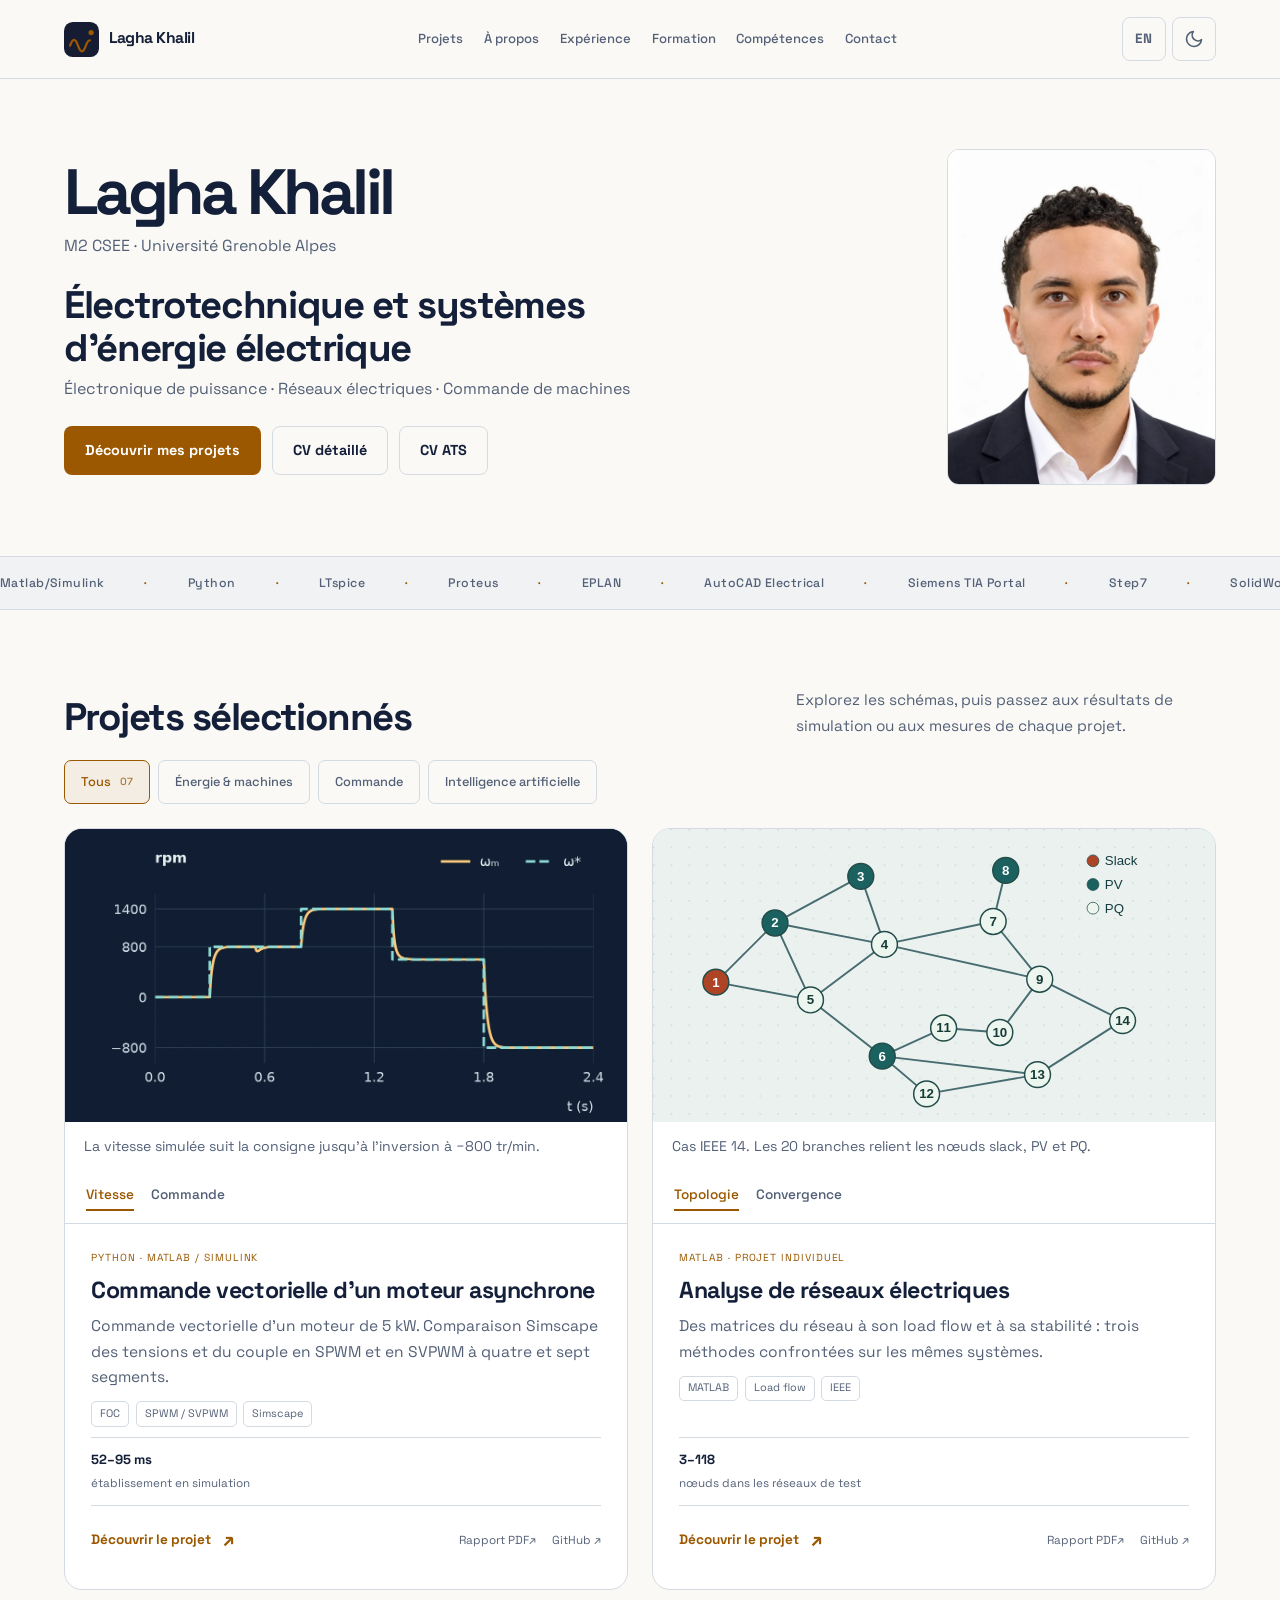
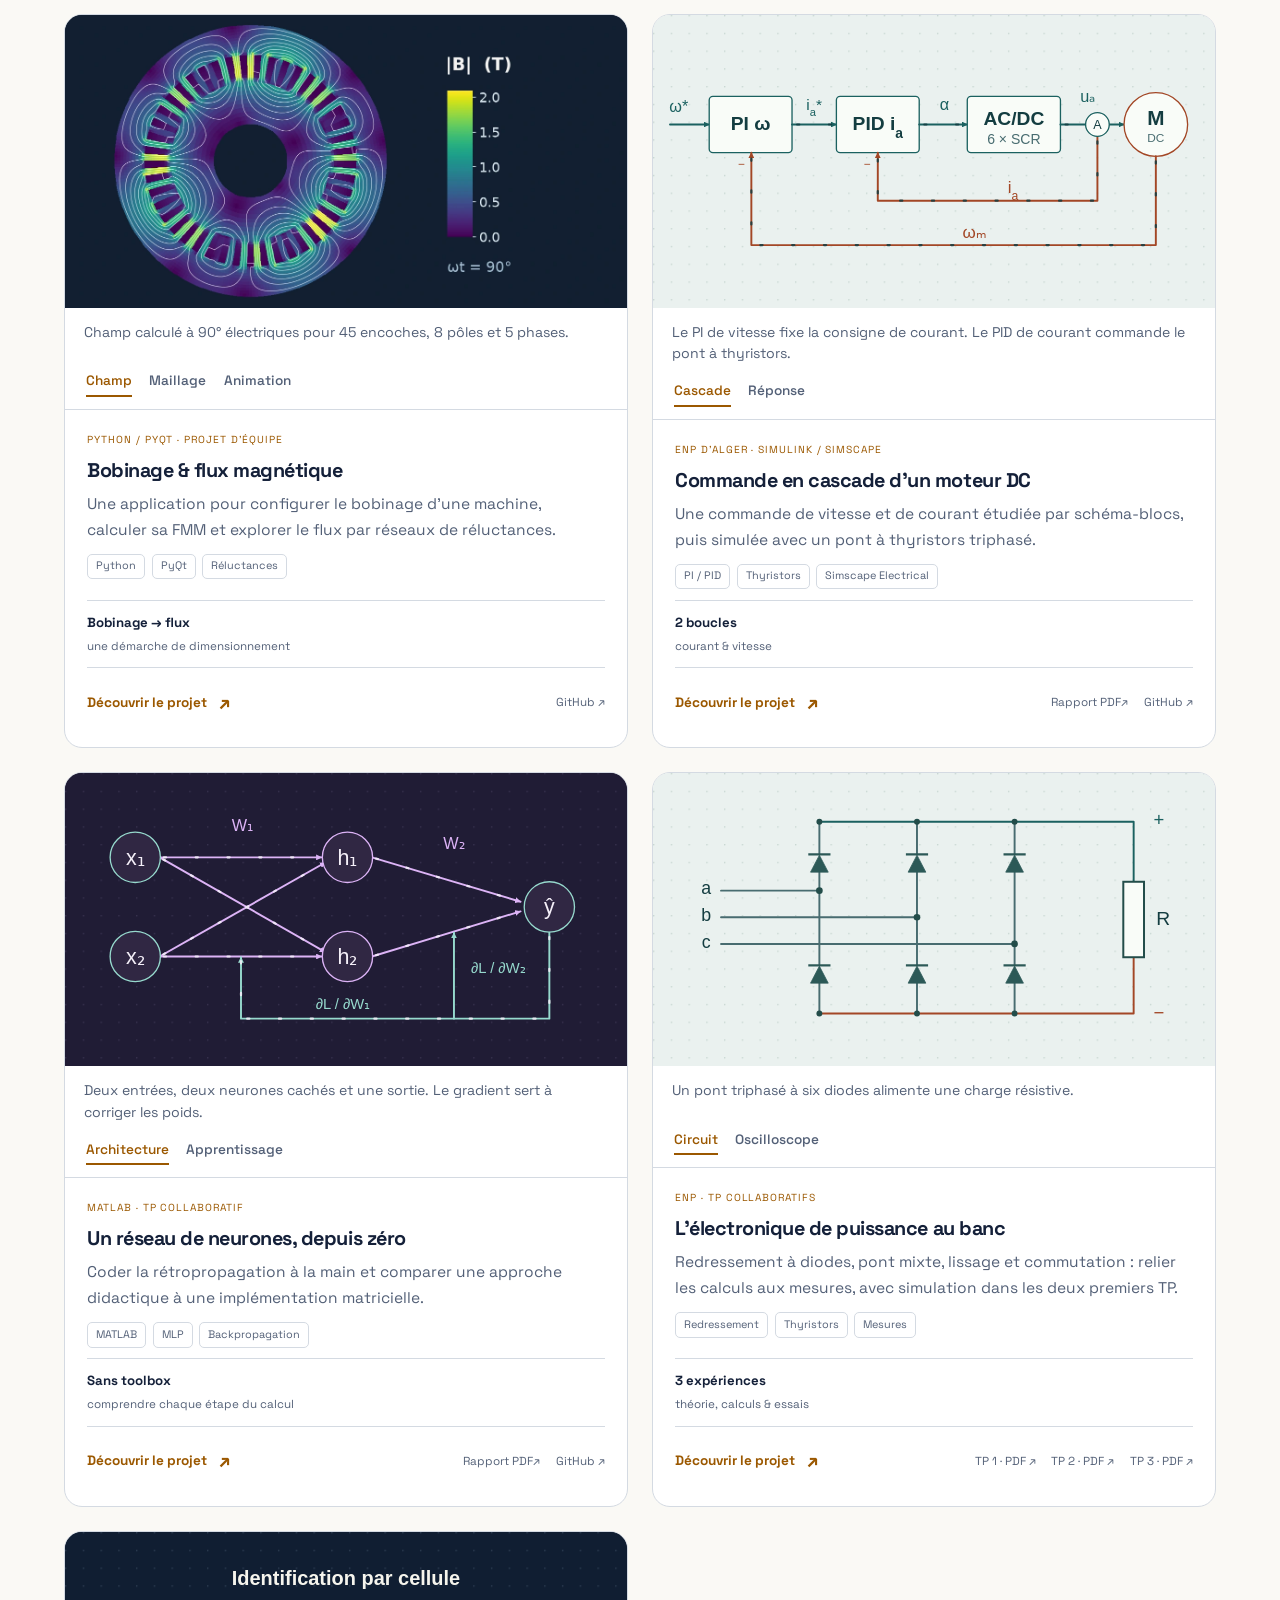
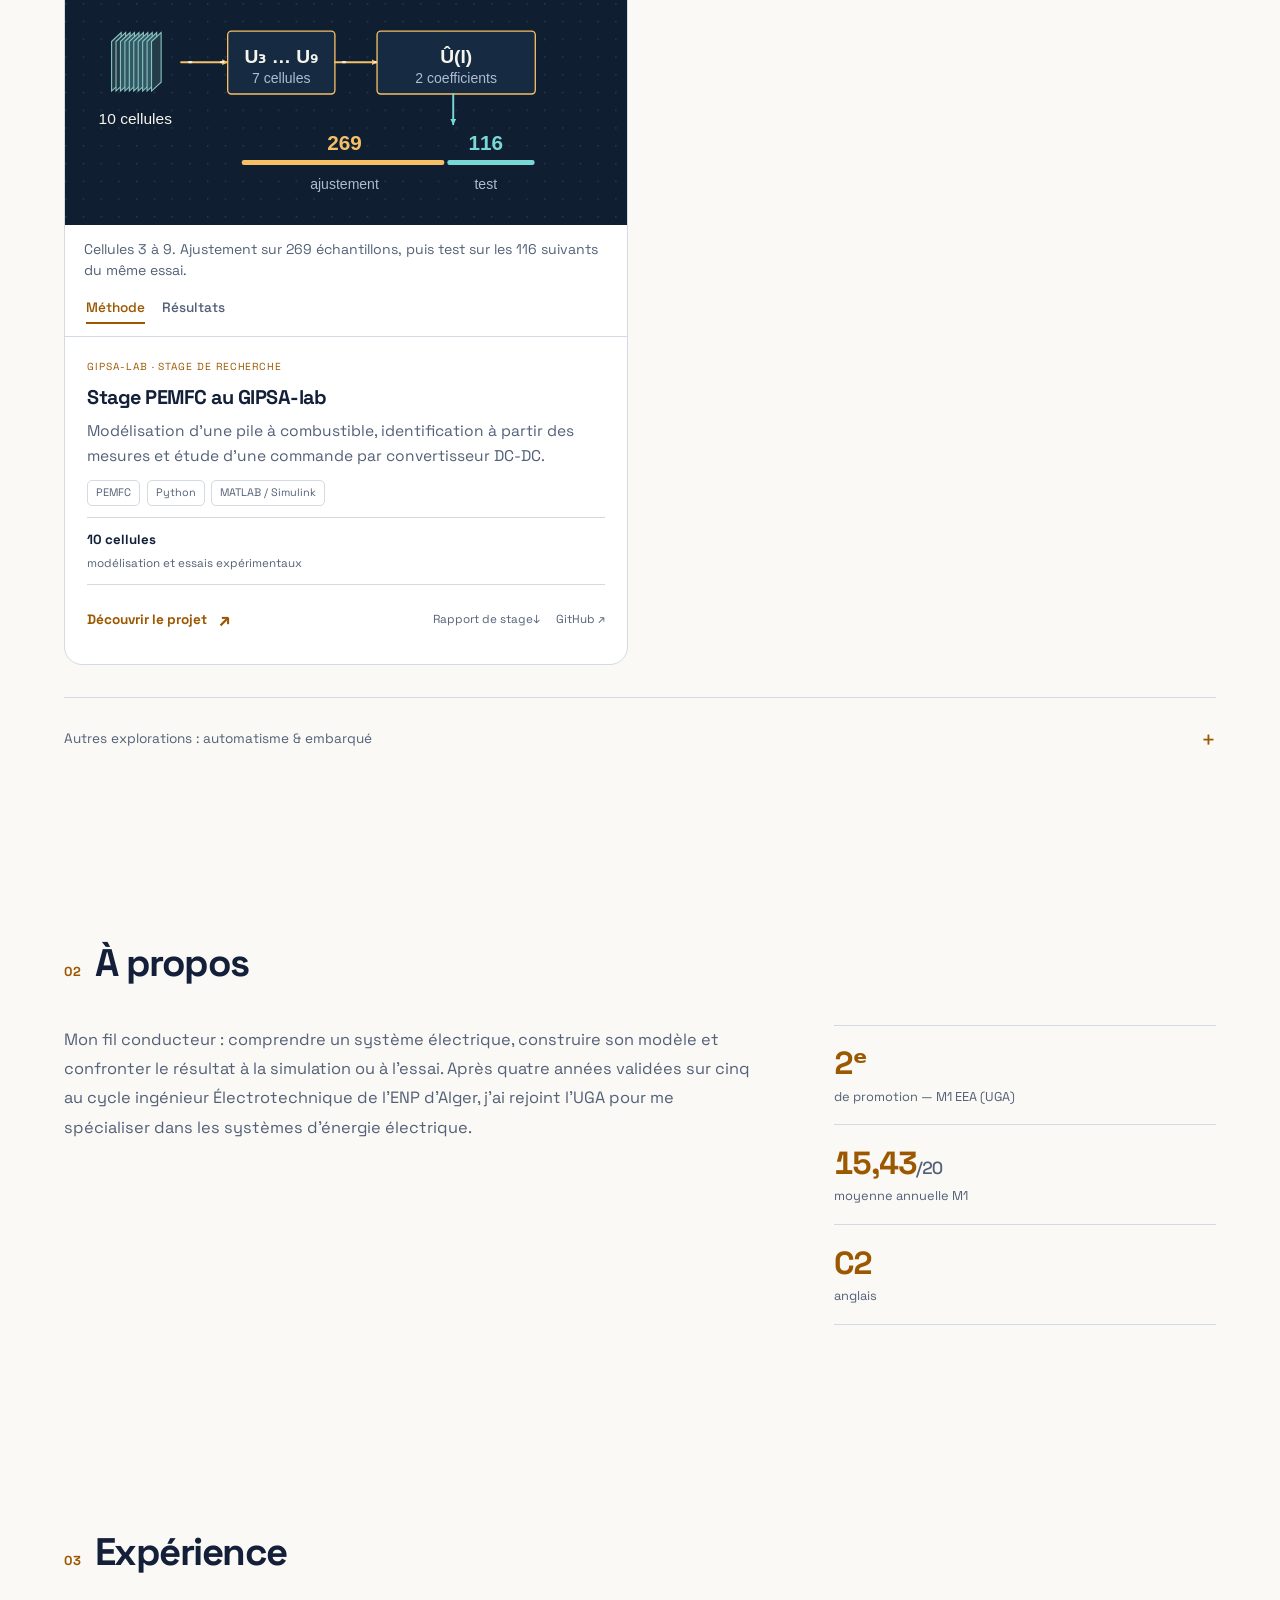
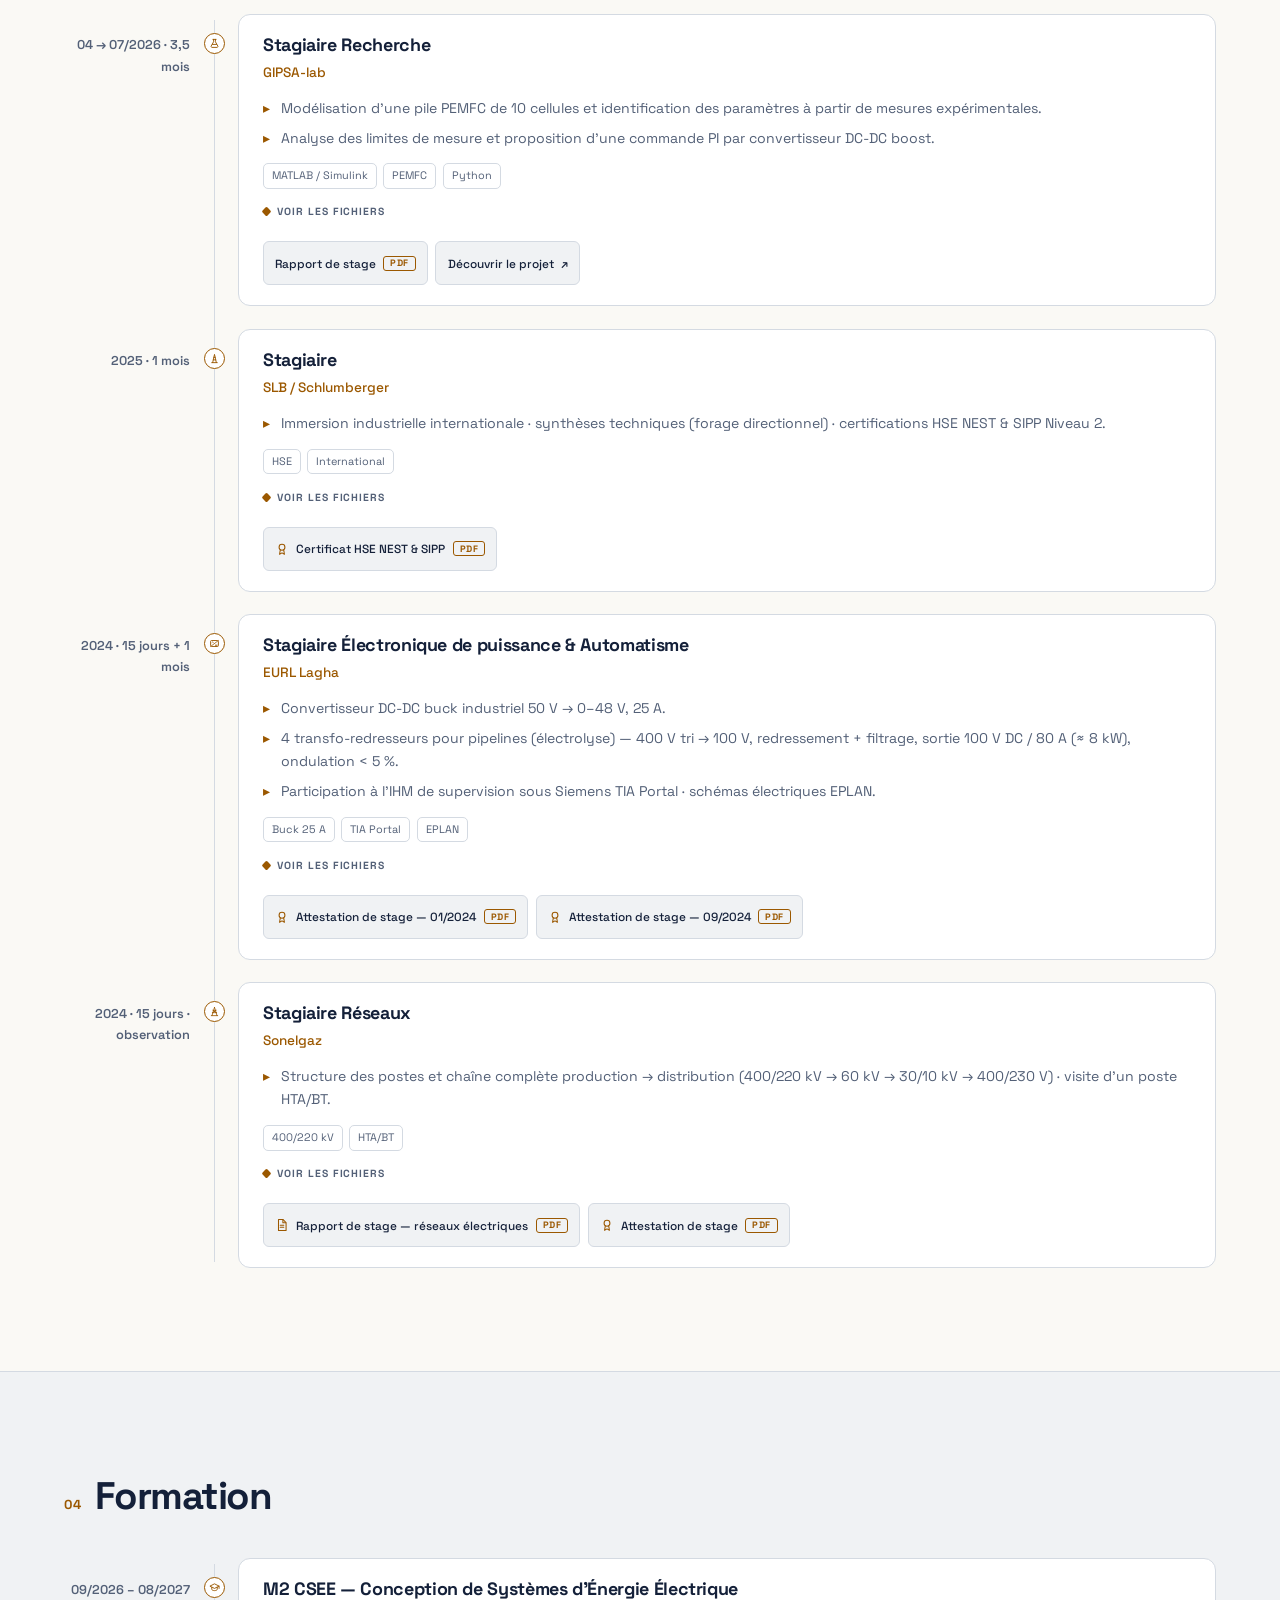
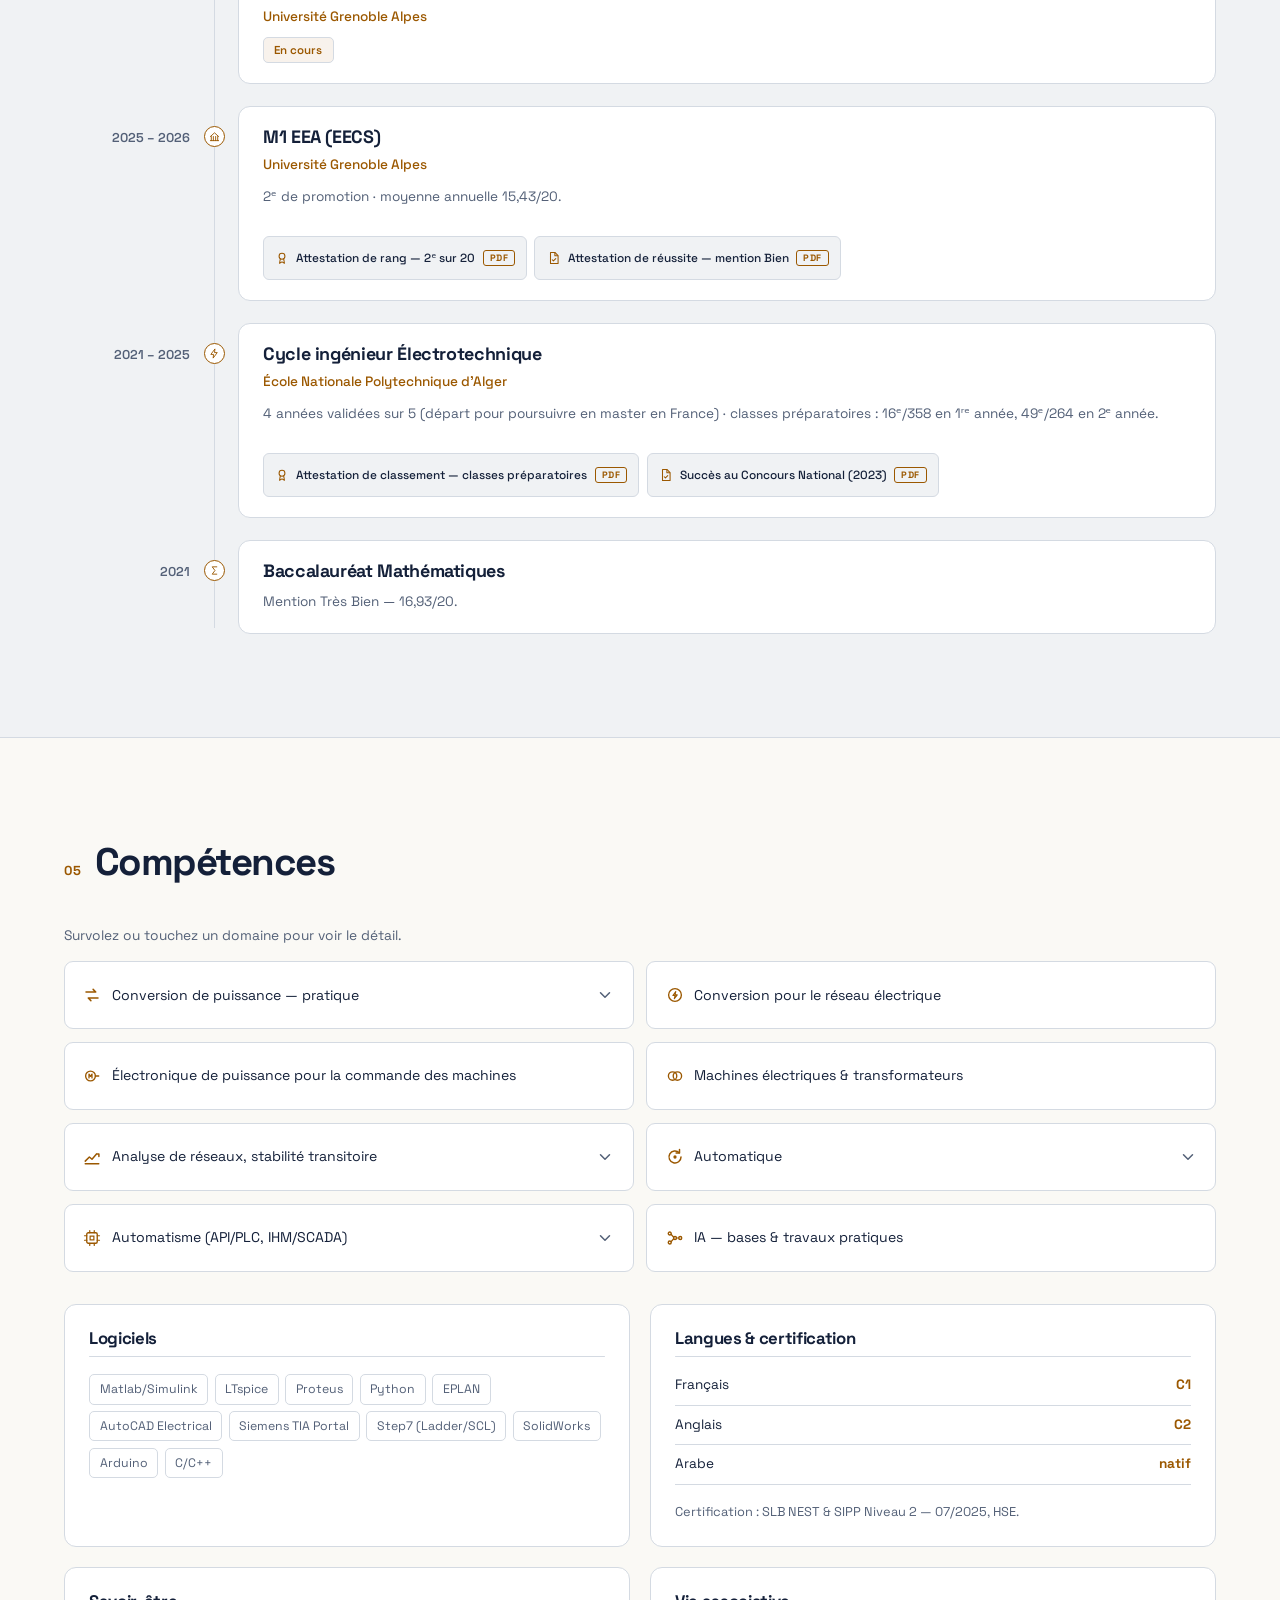
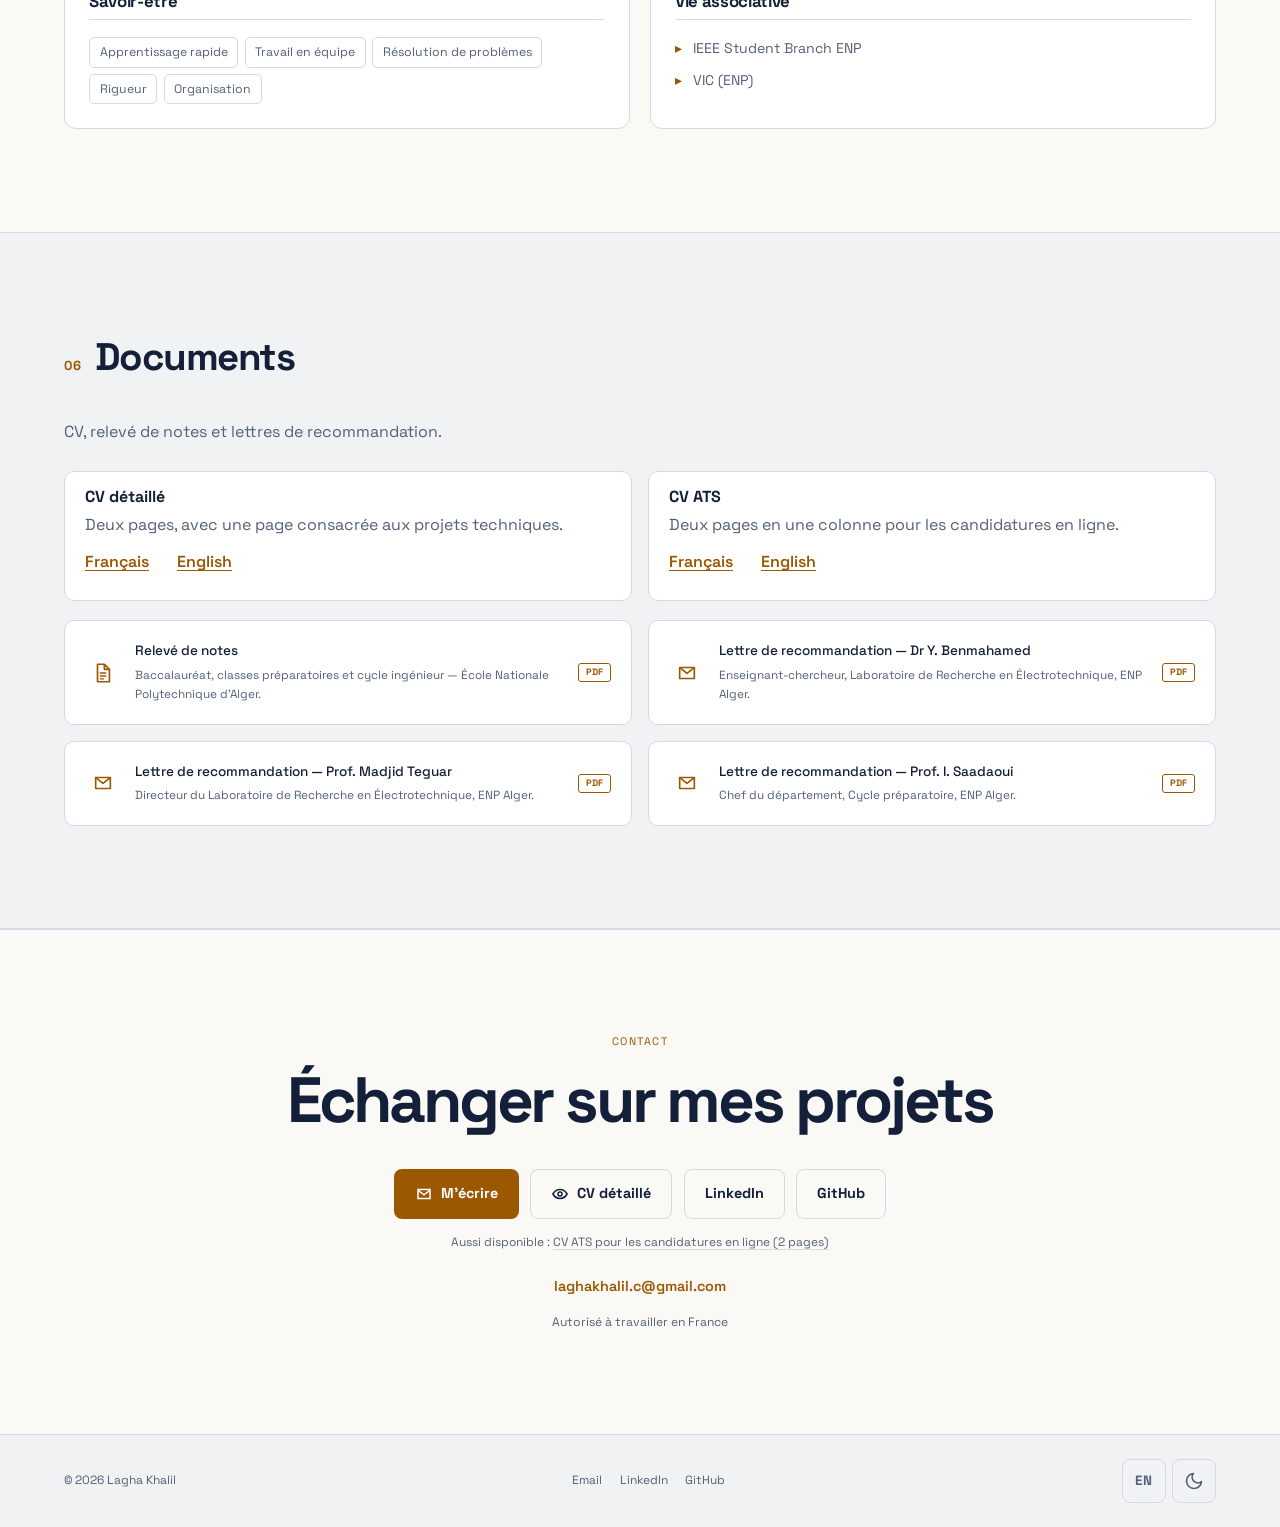
<file: index.html>
<!DOCTYPE html>
<html lang="fr" data-theme="dark">
<head>
  <meta charset="utf-8">
  <meta name="viewport" content="width=device-width, initial-scale=1, viewport-fit=cover">
  <title>Lagha Khalil | Électrotechnique et systèmes d’énergie électrique</title>
  <meta name="description" content="Portfolio de Lagha Khalil, étudiant en M2 CSEE à l’Université Grenoble Alpes. Projets en électronique de puissance, réseaux électriques et commande de machines.">
  <link rel="canonical" href="https://khalilellahlagha.github.io/">
  <meta name="theme-color" content="#0b101c">
  <meta property="og:type" content="website">
  <meta property="og:url" content="https://khalilellahlagha.github.io/">
  <meta property="og:title" content="Lagha Khalil | Électrotechnique et systèmes d’énergie électrique">
  <meta property="og:description" content="Portfolio de Lagha Khalil, étudiant en M2 CSEE à l’Université Grenoble Alpes. Projets en électronique de puissance, réseaux électriques et commande de machines.">
  <meta property="og:locale" content="fr_FR">
  <meta property="og:locale:alternate" content="en_US">
  <meta property="og:site_name" content="Lagha Khalil — Portfolio">
  <meta property="og:image" content="https://khalilellahlagha.github.io/assets/og.png?v=498ad1df95da">
  <meta property="og:image:width" content="1200">
  <meta property="og:image:height" content="630">
  <meta property="og:image:alt" content="Portfolio de Lagha Khalil en électrotechnique et systèmes d’énergie électrique">
  <meta name="twitter:card" content="summary_large_image">
  <meta name="twitter:image" content="https://khalilellahlagha.github.io/assets/og.png?v=498ad1df95da">
  <link rel="icon" type="image/svg+xml" href="data:image/svg+xml,%3Csvg xmlns='http://www.w3.org/2000/svg' viewBox='0 0 64 64'%3E%3Crect width='64' height='64' rx='14' fill='%230b1120'/%3E%3Cpath d='M10 44q7-20 14 0t14 0q3.5-10 7-10' stroke='%23fbbf24' stroke-width='4' fill='none' stroke-linecap='round'/%3E%3Ccircle cx='50' cy='20' r='5' fill='%23fbbf24'/%3E%3C/svg%3E">
  <link rel="preconnect" href="https://fonts.googleapis.com">
  <link rel="preconnect" href="https://fonts.gstatic.com" crossorigin>
  <link rel="stylesheet" href="https://fonts.googleapis.com/css2?family=Space+Grotesk:wght@400;500;700&amp;display=swap">
  <link rel="stylesheet" href="css/style.css?v=7d744eae3794">
  <script>
    (function () {
      try {
        var t = localStorage.getItem('kl-theme');
        if (!t) { t = (window.matchMedia && matchMedia('(prefers-color-scheme: light)').matches) ? 'light' : 'dark'; }
        document.documentElement.dataset.theme = t;
        document.documentElement.classList.add('js');
      } catch (e) { }
    })();
  </script>
  <link rel="stylesheet" href="css/project-views.css?v=9ebfe6e97434">
  <script src="js/project-views.js?v=2428cd0abaf2" defer></script>
  <script src="js/main.js?v=ad088cffe40f" defer></script>
  <script type="application/ld+json">
  {
    "@context": "https://schema.org",
    "@type": "Person",
    "name": "Lagha Khalil",
    "givenName": "Khalil",
    "familyName": "Lagha",
    "email": "mailto:laghakhalil.c@gmail.com",
    "jobTitle": "Étudiant M2 CSEE — Conception de Systèmes d'Énergie Électrique",
    "alumniOf": [
      { "@type": "CollegeOrUniversity", "name": "Université Grenoble Alpes" },
      { "@type": "CollegeOrUniversity", "name": "École Nationale Polytechnique d'Alger" }
    ],
    "knowsLanguage": ["fr", "en", "ar"],
    "sameAs": [
      "https://www.linkedin.com/in/khalil-ellah-lagha",
      "https://github.com/KhalilEllahLAGHA"
    ],
    "url": "https://khalilellahlagha.github.io/"
  }
  </script>
</head>
<body class="portfolio-home">
  <div class="scroll-progress" aria-hidden="true"><span></span></div>
  <a class="skip-link" href="#accueil" data-i18n="skip">Aller au contenu</a>

  <header class="site-header">
    <div class="header-inner">
      <a class="brand" href="#accueil" aria-label="Lagha Khalil — accueil" data-i18n-aria="aria.brand">
        <svg class="brand-logo" viewBox="0 0 40 40" aria-hidden="true" focusable="false">
          <rect width="40" height="40" rx="10" fill="var(--logo-bg)"/>
          <path d="M7 27q4.5-13 9 0t9 0q2-6 4.5-6" stroke="var(--accent)" stroke-width="2.6" fill="none" stroke-linecap="round"/>
          <circle cx="31" cy="12" r="3" fill="var(--accent)"/>
        </svg>
        <span class="brand-name" data-i18n="person.name">Lagha Khalil</span>
      </a>

      <nav class="nav" id="site-nav" aria-label="Navigation principale" data-i18n-aria="aria.nav">
        <ul>
          <li><a href="#projets" data-i18n="nav.proj">Projets</a></li>
          <li><a href="#a-propos" data-i18n="nav.about">À propos</a></li>
          <li><a href="#experience" data-i18n="nav.exp">Expérience</a></li>
          <li><a href="#formation" data-i18n="nav.edu">Formation</a></li>
          <li><a href="#competences" data-i18n="nav.skills">Compétences</a></li>
          <li><a href="#contact" data-i18n="nav.contact">Contact</a></li>
        </ul>
      </nav>

      <div class="header-actions">
        <button type="button" class="ctrl lang-toggle" aria-label="Switch to English">EN</button>
        <button type="button" class="ctrl theme-toggle" aria-label="Basculer en thème clair" aria-pressed="true">
          <svg class="icon-moon" viewBox="0 0 24 24" aria-hidden="true" focusable="false"><path d="M21 12.8A9 9 0 1 1 11.2 3a7 7 0 0 0 9.8 9.8Z" fill="none" stroke="currentColor" stroke-width="2" stroke-linecap="round" stroke-linejoin="round"/></svg>
          <svg class="icon-sun" viewBox="0 0 24 24" aria-hidden="true" focusable="false"><circle cx="12" cy="12" r="4" fill="none" stroke="currentColor" stroke-width="2"/><path d="M12 2v2m0 16v2M2 12h2m16 0h2M4.9 4.9l1.4 1.4m11.4 11.4 1.4 1.4M19.1 4.9l-1.4 1.4M6.3 17.7l-1.4 1.4" stroke="currentColor" stroke-width="2" stroke-linecap="round"/></svg>
        </button>
        <button type="button" class="ctrl burger" aria-expanded="false" aria-controls="site-nav" aria-label="Menu" data-i18n-aria="aria.menu">
          <span class="burger-bar" aria-hidden="true"></span>
        </button>
      </div>
    </div>
  </header>

  <main id="main">
    <!-- ============ HERO ============ -->
    <section id="accueil" class="hero">
      <div class="container hero-inner">
        <div class="hero-copy">
          <div class="hero-identity">
            <h1 data-i18n="person.name">Lagha Khalil</h1>
            <p>M2 CSEE · Université Grenoble Alpes</p>
          </div>
          <p class="hero-heading" data-i18n="focus.field">Électrotechnique et systèmes d’énergie électrique</p>
          <p class="subline" data-i18n="focus.intro">Électronique de puissance · Réseaux électriques · Commande de machines</p>
          <div class="cta-row">
            <a class="btn btn-primary" href="#projets" data-i18n="cta.projects">Découvrir mes projets</a>
            <a class="btn btn-ghost js-cv-design" href="cv/CV_Lagha_Khalil_Genie_Electrique_Detaille_FR.pdf" target="_blank" rel="noopener" data-i18n="cta.cv">CV détaillé</a>
            <a class="btn btn-ghost js-cv-ats" href="cv/CV_Lagha_Khalil_Genie_Electrique_ATS_FR.pdf" download data-i18n="cta.cvatsShort">CV ATS</a>
          </div>
        </div>
        <img class="hero-photo" src="assets/portrait-2026-09-30.webp" width="640" height="800" alt="Portrait de Lagha Khalil" data-fr-alt="Portrait de Lagha Khalil" data-en-alt="Portrait of Khalil Lagha" fetchpriority="high">
      </div>
    </section>

    <!-- ============ OUTILS (marquee) ============ -->
    <div class="tools-strip" aria-hidden="true">
      <div class="tools-track">
        <span>Matlab/Simulink</span><span>Python</span><span>LTspice</span><span>Proteus</span><span>EPLAN</span><span>AutoCAD Electrical</span><span>Siemens TIA Portal</span><span>Step7</span><span>SolidWorks</span><span>Arduino</span><span>C/C++</span><span>Git</span>
        <span>Matlab/Simulink</span><span>Python</span><span>LTspice</span><span>Proteus</span><span>EPLAN</span><span>AutoCAD Electrical</span><span>Siemens TIA Portal</span><span>Step7</span><span>SolidWorks</span><span>Arduino</span><span>C/C++</span><span>Git</span>
      </div>
    </div>

    <section id="projets" class="section projects-section">
      <div class="container">
        <div class="section-heading reveal">
          <h2 class="sec-title" data-i18n="focus.projects">Projets sélectionnés</h2>
          <p class="section-intro" data-i18n="focus.gallery">Explorez les schémas, puis passez aux résultats de simulation ou aux mesures de chaque projet.</p>
        </div>
        <div class="project-filters" role="group" aria-label="Filtrer les projets" data-i18n-aria="aria.filters" hidden>
          <button class="project-filter" type="button" data-filter="all" aria-pressed="true"><span data-i18n="filter.all">Tous</span><span class="filter-count">07</span></button>
          <button class="project-filter" type="button" data-filter="power" aria-pressed="false" data-i18n="filter.power">Énergie & machines</button>
          <button class="project-filter" type="button" data-filter="control" aria-pressed="false" data-i18n="filter.control">Commande</button>
          <button class="project-filter" type="button" data-filter="ai" aria-pressed="false" data-i18n="filter.ai">Intelligence artificielle</button>
        </div>
        <p class="sr-only project-filter-status" aria-live="polite" aria-atomic="true"></p>
        <div class="cards project-grid">
          <article class="card project-card featured reveal" data-category="power control">
            <!-- views card foc-induction-motor -->
<div class="project-views" data-project-views><div class="view-stage"><figure id="card-foc-induction-motor-0" class="view-panel"><a class="view-image navy" href="projects/foc-induction-motor.html" data-figure-link="card"><img src="assets/projects/foc-speed-trace.webp" width="760" height="396" alt="La vitesse simulée suit la consigne jusqu’à l’inversion à −800 tr/min." data-figure-alt-fr="La vitesse simulée suit la consigne jusqu’à l’inversion à −800 tr/min." data-figure-alt-en="The simulated speed follows the reference through reversal to −800 rpm." loading="lazy" decoding="async"><span class="view-action"><span lang="fr">Ouvrir le projet</span><span lang="en">Open project</span></span></a><figcaption id="card-foc-induction-motor-0-caption"><span lang="fr">La vitesse simulée suit la consigne jusqu’à l’inversion à −800 tr/min.</span><span lang="en">The simulated speed follows the reference through reversal to −800 rpm.</span></figcaption></figure><figure id="card-foc-induction-motor-1" class="view-panel" hidden><a class="view-image navy" href="projects/foc-induction-motor.html" data-figure-link="card"><img data-file="assets/projects/foc-signal-flow.svg" width="760" height="396" alt="Les boucles de vitesse et de courant pilotent l’onduleur triphasé." data-figure-alt-fr="Les boucles de vitesse et de courant pilotent l’onduleur triphasé." data-figure-alt-en="The speed and current loops control the three-phase inverter." loading="lazy" decoding="async"><span class="view-action"><span lang="fr">Ouvrir le projet</span><span lang="en">Open project</span></span></a><figcaption id="card-foc-induction-motor-1-caption"><span lang="fr">Les boucles de vitesse et de courant pilotent l’onduleur triphasé.</span><span lang="en">The speed and current loops control the three-phase inverter.</span></figcaption></figure></div><div class="view-switcher" role="group" aria-label="Vues du projet" data-views-group hidden><button type="button" aria-controls="card-foc-induction-motor-0" aria-pressed="true"><span lang="fr">Vitesse</span><span lang="en">Speed</span></button><button type="button" aria-controls="card-foc-induction-motor-1" aria-pressed="false"><span lang="fr">Commande</span><span lang="en">Control</span></button></div></div>
<!-- /views -->
            <div class="project-body">
              <span class="card-meta" data-i18n="p3.meta">Python · MATLAB / Simulink</span>
              <h3 data-i18n="p3.h">Commande vectorielle d’un moteur asynchrone</h3>
              <p data-i18n="p3.p">Commande vectorielle d’un moteur de 5 kW. Comparaison Simscape des tensions et du couple en SPWM et en SVPWM à quatre et sept segments.</p>
              <ul class="tags"><li>FOC</li><li>SPWM / SVPWM</li><li>Simscape</li></ul>
              <div class="project-summary"><strong data-i18n="p3.metric">52–95 ms</strong><span data-i18n="p3.metric.label">établissement en simulation</span></div>
              <div class="project-links"><a class="project-explore" href="projects/foc-induction-motor.html"><span data-i18n="proj.explore">Découvrir le projet</span><span aria-hidden="true">↗</span></a><a class="project-source js-doc" href="reports/foc-induction-motor-report.pdf" data-fr="reports/foc-induction-motor-report.pdf" data-en="reports/foc-induction-motor-report-en.pdf" target="_blank" rel="noopener"><span data-i18n="proj.report">Rapport PDF</span> ↗</a><a class="project-source" href="https://github.com/KhalilEllahLAGHA/foc-induction-motor" target="_blank" rel="noopener">GitHub ↗</a></div>
            </div>
          </article>
          <article class="card project-card featured reveal" data-category="power">
            <!-- views card power-grid-analysis -->
<div class="project-views" data-project-views><div class="view-stage"><figure id="card-power-grid-analysis-0" class="view-panel"><a class="view-image sage" href="projects/power-grid-analysis.html" data-figure-link="card"><img src="assets/projects/ieee14-topology.svg" width="760" height="396" alt="Cas IEEE 14. Les 20 branches relient les nœuds slack, PV et PQ." data-figure-alt-fr="Cas IEEE 14. Les 20 branches relient les nœuds slack, PV et PQ." data-figure-alt-en="IEEE 14-bus case. Its 20 branches connect the slack, PV and PQ buses." loading="lazy" decoding="async"><span class="view-action"><span lang="fr">Ouvrir le projet</span><span lang="en">Open project</span></span></a><figcaption id="card-power-grid-analysis-0-caption"><span lang="fr">Cas IEEE 14. Les 20 branches relient les nœuds slack, PV et PQ.</span><span lang="en">IEEE 14-bus case. Its 20 branches connect the slack, PV and PQ buses.</span></figcaption></figure><figure id="card-power-grid-analysis-1" class="view-panel" hidden><a class="view-image paper" href="projects/power-grid-analysis.html" data-figure-link="card"><img data-file="assets/projects/grid-loadflow-iterations.png" width="760" height="396" alt="Nombre d’itérations des trois méthodes de calcul du load flow." data-figure-alt-fr="Nombre d’itérations des trois méthodes de calcul du load flow." data-figure-alt-en="Iteration counts for the three load-flow methods." loading="lazy" decoding="async"><span class="view-action"><span lang="fr">Ouvrir le projet</span><span lang="en">Open project</span></span></a><figcaption id="card-power-grid-analysis-1-caption"><span lang="fr">Nombre d’itérations des trois méthodes de calcul du load flow.</span><span lang="en">Iteration counts for the three load-flow methods.</span></figcaption></figure></div><div class="view-switcher" role="group" aria-label="Vues du projet" data-views-group hidden><button type="button" aria-controls="card-power-grid-analysis-0" aria-pressed="true"><span lang="fr">Topologie</span><span lang="en">Topology</span></button><button type="button" aria-controls="card-power-grid-analysis-1" aria-pressed="false"><span lang="fr">Convergence</span><span lang="en">Convergence</span></button></div></div>
<!-- /views -->
            <div class="project-body">
              <span class="card-meta" data-i18n="p1.meta">MATLAB · Projet individuel</span>
              <h3 data-i18n="p1.h">Analyse de réseaux électriques</h3>
              <p data-i18n="p1.p">Des matrices du réseau à son load flow et à sa stabilité : trois méthodes confrontées sur les mêmes systèmes.</p>
              <ul class="tags"><li>MATLAB</li><li>Load flow</li><li>IEEE</li></ul>
              <div class="project-summary"><strong data-i18n="p1.metric">3–118</strong><span data-i18n="p1.metric.label">nœuds dans les réseaux de test</span></div>
              <div class="project-links"><a class="project-explore" href="projects/power-grid-analysis.html"><span data-i18n="proj.explore">Découvrir le projet</span><span aria-hidden="true">↗</span></a><a class="project-source js-doc" href="reports/power-grid-analysis-report.pdf" data-fr="reports/power-grid-analysis-report.pdf" data-en="reports/power-grid-analysis-report-en.pdf" target="_blank" rel="noopener"><span data-i18n="proj.report">Rapport PDF</span> ↗</a><a class="project-source" href="https://github.com/KhalilEllahLAGHA/Power-grid-analysis-MATLAB" target="_blank" rel="noopener">GitHub ↗</a></div>
            </div>
          </article>
          <article class="card project-card reveal" data-category="power">
            <!-- views card winding-flux-analysis -->
<div class="project-views" data-project-views><div class="view-stage"><figure id="card-winding-flux-analysis-0" class="view-panel"><a class="view-image navy" href="projects/winding-flux-analysis.html" data-figure-link="card"><img src="assets/projects/winding-field-45.webp" width="760" height="396" alt="Champ calculé à 90° électriques pour 45 encoches, 8 pôles et 5 phases." data-figure-alt-fr="Champ calculé à 90° électriques pour 45 encoches, 8 pôles et 5 phases." data-figure-alt-en="Computed field at 90 electrical degrees for 45 slots, 8 poles and 5 phases." loading="lazy" decoding="async"><span class="view-action"><span lang="fr">Ouvrir le projet</span><span lang="en">Open project</span></span></a><figcaption id="card-winding-flux-analysis-0-caption"><span lang="fr">Champ calculé à 90° électriques pour 45 encoches, 8 pôles et 5 phases.</span><span lang="en">Computed field at 90 electrical degrees for 45 slots, 8 poles and 5 phases.</span></figcaption></figure><figure id="card-winding-flux-analysis-1" class="view-panel" hidden><a class="view-image paper" href="projects/winding-flux-analysis.html" data-figure-link="card"><img data-file="assets/projects/winding-mesh-app.png" width="760" height="396" alt="La vue de maillage de l’application discrétise la section de la machine." data-figure-alt-fr="La vue de maillage de l’application discrétise la section de la machine." data-figure-alt-en="The app’s mesh view divides the machine cross-section into cells." loading="lazy" decoding="async"><span class="view-action"><span lang="fr">Ouvrir le projet</span><span lang="en">Open project</span></span></a><figcaption id="card-winding-flux-analysis-1-caption"><span lang="fr">La vue de maillage de l’application discrétise la section de la machine.</span><span lang="en">The app’s mesh view divides the machine cross-section into cells.</span></figcaption></figure><figure id="card-winding-flux-analysis-2" class="view-panel" hidden><video class="view-movie" controls playsinline preload="none" data-movie="assets/projects/winding-five-phase-flux.mp4" data-poster="assets/projects/winding-five-phase-flux-poster.jpg" aria-describedby="card-winding-flux-analysis-2-caption"></video><figcaption id="card-winding-flux-analysis-2-caption"><span lang="fr">Animation du champ et des courants du bobinage pentaphasé, avec un pas de 5 encoches.</span><span lang="en">Field and current animation for the five-phase winding with a five-slot coil span.</span></figcaption></figure></div><div class="view-switcher" role="group" aria-label="Vues du projet" data-views-group hidden><button type="button" aria-controls="card-winding-flux-analysis-0" aria-pressed="true"><span lang="fr">Champ</span><span lang="en">Field</span></button><button type="button" aria-controls="card-winding-flux-analysis-1" aria-pressed="false"><span lang="fr">Maillage</span><span lang="en">Mesh</span></button><button type="button" aria-controls="card-winding-flux-analysis-2" aria-pressed="false"><span lang="fr">Animation</span><span lang="en">Animation</span></button></div></div>
<!-- /views -->
            <div class="project-body">
              <span class="card-meta" data-i18n="p2.meta">Python / PyQt · Projet d’équipe</span>
              <h3 data-i18n="p2.h">Bobinage &amp; flux magnétique</h3>
              <p data-i18n="p2.p">Une application pour configurer le bobinage d’une machine, calculer sa FMM et explorer le flux par réseaux de réluctances.</p>
              <ul class="tags"><li>Python</li><li>PyQt</li><li data-i18n="p2.t2">Réluctances</li></ul>
              <div class="project-summary"><strong data-i18n="p2.metric">Bobinage → flux</strong><span data-i18n="p2.metric.label">une démarche de dimensionnement</span></div>
              <div class="project-links"><a class="project-explore" href="projects/winding-flux-analysis.html"><span data-i18n="proj.explore">Découvrir le projet</span><span aria-hidden="true">↗</span></a><a class="project-source" href="https://github.com/KhalilEllahLAGHA/Winding-and-flux-analysis-program" target="_blank" rel="noopener">GitHub ↗</a></div>
            </div>
          </article>
          <article class="card project-card reveal" data-category="control power">
            <!-- views card dc-motor-cascade-control -->
<div class="project-views" data-project-views><div class="view-stage"><figure id="card-dc-motor-cascade-control-0" class="view-panel"><a class="view-image sage" href="projects/dc-motor-cascade-control.html" data-figure-link="card"><img src="assets/projects/dc-feedback-loops.svg" width="760" height="396" alt="Le PI de vitesse fixe la consigne de courant. Le PID de courant commande le pont à thyristors." data-figure-alt-fr="Le PI de vitesse fixe la consigne de courant. Le PID de courant commande le pont à thyristors." data-figure-alt-en="The speed PI sets the current reference. The current PID controls the thyristor bridge." loading="lazy" decoding="async"><span class="view-action"><span lang="fr">Ouvrir le projet</span><span lang="en">Open project</span></span></a><figcaption id="card-dc-motor-cascade-control-0-caption"><span lang="fr">Le PI de vitesse fixe la consigne de courant. Le PID de courant commande le pont à thyristors.</span><span lang="en">The speed PI sets the current reference. The current PID controls the thyristor bridge.</span></figcaption></figure><figure id="card-dc-motor-cascade-control-1" class="view-panel" hidden><a class="view-image paper" href="projects/dc-motor-cascade-control.html" data-figure-link="card"><img data-file="assets/projects/dc-motor-response.png" width="760" height="396" alt="Réponses normalisées des boucles de courant et de vitesse du modèle moyen." data-figure-alt-fr="Réponses normalisées des boucles de courant et de vitesse du modèle moyen." data-figure-alt-en="Normalised current- and speed-loop responses from the averaged model." loading="lazy" decoding="async"><span class="view-action"><span lang="fr">Ouvrir le projet</span><span lang="en">Open project</span></span></a><figcaption id="card-dc-motor-cascade-control-1-caption"><span lang="fr">Réponses normalisées des boucles de courant et de vitesse du modèle moyen.</span><span lang="en">Normalised current- and speed-loop responses from the averaged model.</span></figcaption></figure></div><div class="view-switcher" role="group" aria-label="Vues du projet" data-views-group hidden><button type="button" aria-controls="card-dc-motor-cascade-control-0" aria-pressed="true"><span lang="fr">Cascade</span><span lang="en">Cascade</span></button><button type="button" aria-controls="card-dc-motor-cascade-control-1" aria-pressed="false"><span lang="fr">Réponse</span><span lang="en">Response</span></button></div></div>
<!-- /views -->
            <div class="project-body">
              <span class="card-meta" data-i18n="p6.meta">ENP d’Alger · Simulink / Simscape</span>
              <h3 data-i18n="p6.h">Commande en cascade d’un moteur DC</h3>
              <p data-i18n="p6.p">Une commande de vitesse et de courant étudiée par schéma-blocs, puis simulée avec un pont à thyristors triphasé.</p>
              <ul class="tags"><li>PI / PID</li><li>Thyristors</li><li>Simscape Electrical</li></ul>
              <div class="project-summary"><strong data-i18n="p6.metric">2 boucles</strong><span data-i18n="p6.metric.label">courant &amp; vitesse</span></div>
              <div class="project-links"><a class="project-explore" href="projects/dc-motor-cascade-control.html"><span data-i18n="proj.explore">Découvrir le projet</span><span aria-hidden="true">↗</span></a><a class="project-source js-doc" href="reports/dc-motor-cascade-control-report.pdf" data-fr="reports/dc-motor-cascade-control-report.pdf" data-en="reports/dc-motor-cascade-control-report-en.pdf" target="_blank" rel="noopener"><span data-i18n="proj.report">Rapport PDF</span> ↗</a><a class="project-source" href="https://github.com/KhalilEllahLAGHA/DC-motor-cascade-control" target="_blank" rel="noopener">GitHub ↗</a></div>
            </div>
          </article>
          <article class="card project-card reveal" data-category="ai">
            <!-- views card mlp-backpropagation -->
<div class="project-views" data-project-views><div class="view-stage"><figure id="card-mlp-backpropagation-0" class="view-panel"><a class="view-image plum" href="projects/mlp-backpropagation.html" data-figure-link="card"><img src="assets/projects/mlp-weight-flow.svg" width="760" height="396" alt="Deux entrées, deux neurones cachés et une sortie. Le gradient sert à corriger les poids." data-figure-alt-fr="Deux entrées, deux neurones cachés et une sortie. Le gradient sert à corriger les poids." data-figure-alt-en="Two inputs, two hidden neurons and one output. The gradient updates the weights." loading="lazy" decoding="async"><span class="view-action"><span lang="fr">Ouvrir le projet</span><span lang="en">Open project</span></span></a><figcaption id="card-mlp-backpropagation-0-caption"><span lang="fr">Deux entrées, deux neurones cachés et une sortie. Le gradient sert à corriger les poids.</span><span lang="en">Two inputs, two hidden neurons and one output. The gradient updates the weights.</span></figcaption></figure><figure id="card-mlp-backpropagation-1" class="view-panel" hidden><a class="view-image paper" href="projects/mlp-backpropagation.html" data-figure-link="card"><img data-file="assets/projects/mlp-sequential-training.png" width="760" height="396" alt="Évolution de l’erreur lors de l’apprentissage successif des trois exemples." data-figure-alt-fr="Évolution de l’erreur lors de l’apprentissage successif des trois exemples." data-figure-alt-en="Error over successive training on the three examples." loading="lazy" decoding="async"><span class="view-action"><span lang="fr">Ouvrir le projet</span><span lang="en">Open project</span></span></a><figcaption id="card-mlp-backpropagation-1-caption"><span lang="fr">Évolution de l’erreur lors de l’apprentissage successif des trois exemples.</span><span lang="en">Error over successive training on the three examples.</span></figcaption></figure></div><div class="view-switcher" role="group" aria-label="Vues du projet" data-views-group hidden><button type="button" aria-controls="card-mlp-backpropagation-0" aria-pressed="true"><span lang="fr">Architecture</span><span lang="en">Architecture</span></button><button type="button" aria-controls="card-mlp-backpropagation-1" aria-pressed="false"><span lang="fr">Apprentissage</span><span lang="en">Training</span></button></div></div>
<!-- /views -->
            <div class="project-body">
              <span class="card-meta" data-i18n="p8.meta">MATLAB · TP collaboratif</span>
              <h3 data-i18n="p8.h">Un réseau de neurones, depuis zéro</h3>
              <p data-i18n="p8.p">Coder la rétropropagation à la main et comparer une approche didactique à une implémentation matricielle.</p>
              <ul class="tags"><li>MATLAB</li><li>MLP</li><li>Backpropagation</li></ul>
              <div class="project-summary"><strong data-i18n="p8.metric">Sans toolbox</strong><span data-i18n="p8.metric.label">comprendre chaque étape du calcul</span></div>
              <div class="project-links"><a class="project-explore" href="projects/mlp-backpropagation.html"><span data-i18n="proj.explore">Découvrir le projet</span><span aria-hidden="true">↗</span></a><a class="project-source js-doc" href="reports/mlp-backpropagation-report.pdf" data-fr="reports/mlp-backpropagation-report.pdf" data-en="reports/mlp-backpropagation-report-en.pdf" target="_blank" rel="noopener"><span data-i18n="proj.report">Rapport PDF</span> ↗</a><a class="project-source" href="https://github.com/KhalilEllahLAGHA/mlp-backpropagation-matlab" target="_blank" rel="noopener">GitHub ↗</a></div>
            </div>
          </article>
          <article class="card project-card reveal" data-category="power">
            <!-- views card power-electronics-labs -->
<div class="project-views" data-project-views><div class="view-stage"><figure id="card-power-electronics-labs-0" class="view-panel"><a class="view-image sage" href="projects/power-electronics-labs.html" data-figure-link="card"><img src="assets/projects/diode-bridge.svg" width="760" height="396" alt="Un pont triphasé à six diodes alimente une charge résistive." data-figure-alt-fr="Un pont triphasé à six diodes alimente une charge résistive." data-figure-alt-en="A three-phase six-diode bridge supplies a resistive load." loading="lazy" decoding="async"><span class="view-action"><span lang="fr">Ouvrir le projet</span><span lang="en">Open project</span></span></a><figcaption id="card-power-electronics-labs-0-caption"><span lang="fr">Un pont triphasé à six diodes alimente une charge résistive.</span><span lang="en">A three-phase six-diode bridge supplies a resistive load.</span></figcaption></figure><figure id="card-power-electronics-labs-1" class="view-panel" hidden><a class="view-image navy" href="projects/power-electronics-labs.html" data-figure-link="card"><img data-file="assets/projects/rectifier-scope.webp" width="760" height="396" alt="Tension redressée du pont complet, relevée à l’oscilloscope pendant le TP." data-figure-alt-fr="Tension redressée du pont complet, relevée à l’oscilloscope pendant le TP." data-figure-alt-en="Full-bridge rectified voltage recorded on the oscilloscope during the lab." loading="lazy" decoding="async"><span class="view-action"><span lang="fr">Ouvrir le projet</span><span lang="en">Open project</span></span></a><figcaption id="card-power-electronics-labs-1-caption"><span lang="fr">Tension redressée du pont complet, relevée à l’oscilloscope pendant le TP.</span><span lang="en">Full-bridge rectified voltage recorded on the oscilloscope during the lab.</span></figcaption></figure></div><div class="view-switcher" role="group" aria-label="Vues du projet" data-views-group hidden><button type="button" aria-controls="card-power-electronics-labs-0" aria-pressed="true"><span lang="fr">Circuit</span><span lang="en">Circuit</span></button><button type="button" aria-controls="card-power-electronics-labs-1" aria-pressed="false"><span lang="fr">Oscilloscope</span><span lang="en">Oscilloscope</span></button></div></div>
<!-- /views -->
            <div class="project-body">
              <span class="card-meta" data-i18n="p7.meta">ENP · TP collaboratifs</span>
              <h3 data-i18n="p7.h">L’électronique de puissance au banc</h3>
              <p data-i18n="p7.p">Redressement à diodes, pont mixte, lissage et commutation : relier les calculs aux mesures, avec simulation dans les deux premiers TP.</p>
              <ul class="tags"><li data-i18n="p7.t1">Redressement</li><li>Thyristors</li><li data-i18n="proj.measurements">Mesures</li></ul>
              <div class="project-summary"><strong data-i18n="p7.metric">3 expériences</strong><span data-i18n="p7.metric.label">théorie, calculs &amp; essais</span></div>
              <div class="project-links"><a class="project-explore" href="projects/power-electronics-labs.html"><span data-i18n="proj.explore">Découvrir le projet</span><span aria-hidden="true">↗</span></a><a class="project-source" href="reports/tp-redressement-triphase-diodes.pdf" target="_blank" rel="noopener">TP 1 · PDF ↗</a><a class="project-source" href="reports/tp-pont-mixte-monophase.pdf" target="_blank" rel="noopener">TP 2 · PDF ↗</a><a class="project-source" href="reports/tp-redressement-lissage-commutation.pdf" target="_blank" rel="noopener">TP 3 · PDF ↗</a></div>
            </div>
          </article>
          <article class="card project-card reveal" data-category="power control">
            <!-- views card pemfc-internship -->
<div class="project-views" data-project-views><div class="view-stage"><figure id="card-pemfc-internship-0" class="view-panel"><a class="view-image navy" href="projects/pemfc-internship.html" data-figure-link="card"><img src="assets/projects/pemfc-identification-fr.svg" data-source-fr="assets/projects/pemfc-identification-fr.svg" data-source-en="assets/projects/pemfc-identification-en.svg" width="760" height="396" alt="Cellules 3 à 9. Ajustement sur 269 échantillons, puis test sur les 116 suivants du même essai." data-figure-alt-fr="Cellules 3 à 9. Ajustement sur 269 échantillons, puis test sur les 116 suivants du même essai." data-figure-alt-en="Cells 3–9. The model was fitted to 269 samples and tested on the next 116 from the same run." loading="lazy" decoding="async"><span class="view-action"><span lang="fr">Ouvrir le projet</span><span lang="en">Open project</span></span></a><figcaption id="card-pemfc-internship-0-caption"><span lang="fr">Cellules 3 à 9. Ajustement sur 269 échantillons, puis test sur les 116 suivants du même essai.</span><span lang="en">Cells 3–9. The model was fitted to 269 samples and tested on the next 116 from the same run.</span></figcaption></figure><figure id="card-pemfc-internship-1" class="view-panel" hidden><a class="view-image paper" href="projects/pemfc-internship.html" data-figure-link="card"><img data-file="assets/projects/pemfc-holdout.png" width="760" height="396" alt="Comparaison des tensions mesurées et prédites sur la fenêtre de test chronologique." data-figure-alt-fr="Comparaison des tensions mesurées et prédites sur la fenêtre de test chronologique." data-figure-alt-en="Measured and predicted voltages over the chronological test window." loading="lazy" decoding="async"><span class="view-action"><span lang="fr">Ouvrir le projet</span><span lang="en">Open project</span></span></a><figcaption id="card-pemfc-internship-1-caption"><span lang="fr">Comparaison des tensions mesurées et prédites sur la fenêtre de test chronologique.</span><span lang="en">Measured and predicted voltages over the chronological test window.</span></figcaption></figure></div><div class="view-switcher" role="group" aria-label="Vues du projet" data-views-group hidden><button type="button" aria-controls="card-pemfc-internship-0" aria-pressed="true"><span lang="fr">Méthode</span><span lang="en">Workflow</span></button><button type="button" aria-controls="card-pemfc-internship-1" aria-pressed="false"><span lang="fr">Résultats</span><span lang="en">Results</span></button></div></div>
<!-- /views -->
            <div class="project-body">
              <span class="card-meta" data-i18n="pemfc.meta">GIPSA-lab · Stage de recherche</span>
              <h3 data-i18n="pemfc.h">Stage PEMFC au GIPSA-lab</h3>
              <p data-i18n="pemfc.p">Modélisation d’une pile à combustible, identification à partir des mesures et étude d’une commande par convertisseur DC-DC.</p>
              <ul class="tags"><li>PEMFC</li><li>Python</li><li>MATLAB / Simulink</li></ul>
              <div class="project-summary"><strong data-i18n="pemfc.metric">10 cellules</strong><span data-i18n="pemfc.metric.label">modélisation et essais expérimentaux</span></div>
              <div class="project-links"><a class="project-explore" href="projects/pemfc-internship.html"><span data-i18n="proj.explore">Découvrir le projet</span><span aria-hidden="true">↗</span></a><a class="project-source" href="reports/Khalil_Lagha_PEMFC_Internship_Report.pdf" download="Khalil_Lagha_PEMFC_Internship_Report.pdf"><span data-i18n="pemfc.report">Rapport de stage</span> ↓</a><a class="project-source" href="https://github.com/KhalilEllahLAGHA/PEMFC_Internship_codes" target="_blank" rel="noopener">GitHub ↗</a></div>
            </div>
          </article>
        </div>
        <details class="additional-work">
          <summary><span data-i18n="proj.additional">Autres explorations : automatisme & embarqué</span><span aria-hidden="true">+</span></summary>
          <div class="additional-grid">
            <article class="card"><span class="card-meta">Siemens Step7 · Ladder</span><h3 data-i18n="p4.h">Automatisme Siemens Step7</h3><p data-i18n="p4.p">IHM et programme Ladder d’un cycle démarrage/arrêt de machine, en simulation.</p></article>
            <article class="card"><span class="card-meta">Arduino · C/C++</span><h3 data-i18n="p5.h">Robot suiveur de ligne</h3><p data-i18n="p5.p">Conception et programmation d’un robot suiveur de ligne, complétées par des travaux pratiques Arduino.</p><a class="project-source" href="reports/certificat-line-follower.pdf" target="_blank" rel="noopener"><span data-i18n="p5.cert">Certificat de participation</span> ↗</a></article>
          </div>
        </details>
      </div>
    </section>

    <section id="a-propos" class="section">
      <div class="container">
        <h2 class="sec-title reveal"><span class="sec-n" aria-hidden="true">02</span><span data-i18n="about.title">À propos</span></h2>
        <div class="about-grid">
          <div class="about-text reveal">
            <p data-i18n="about.p1">Mon fil conducteur : comprendre un système électrique, construire son modèle et confronter le résultat à la simulation ou à l’essai. Après quatre années validées sur cinq au cycle ingénieur Électrotechnique de l’ENP d’Alger, j’ai rejoint l’UGA pour me spécialiser dans les systèmes d’énergie électrique.</p>
          </div>
          <div class="stat-cards">
            <div class="stat reveal"><strong data-i18n="stat1v">2ᵉ</strong><span data-i18n="stat1l">de promotion — M1 EEA (UGA)</span></div>
            <div class="stat reveal"><strong data-count="15.43" data-decimals="2">15,43<small>/20</small></strong><span data-i18n="stat2l">moyenne annuelle M1</span></div>
            <div class="stat reveal"><strong>C2</strong><span data-i18n="stat3l">anglais</span></div>
          </div>
        </div>
      </div>
    </section>

    <section id="experience" class="section">
      <div class="container">
        <h2 class="sec-title reveal"><span class="sec-n" aria-hidden="true">03</span><span data-i18n="exp.title">Expérience</span></h2>
        <ol class="timeline experience-timeline">
          <li class="tl-item reveal">
            <span class="tl-date" data-i18n="x1.date">04 → 07/2026 · 3,5 mois</span>
            <span class="tl-ico" aria-hidden="true"><svg viewBox="0 0 24 24" focusable="false"><path d="M10 3v5.2L4.8 17.5A2 2 0 0 0 6.6 20.5h10.8a2 2 0 0 0 1.8-3L14 8.2V3M8.5 3h7M7.5 14h9" fill="none" stroke="currentColor" stroke-width="2" stroke-linecap="round" stroke-linejoin="round"/></svg></span>
            <div class="tl-card">
              <h3 data-i18n="x1.role">Stagiaire Recherche</h3>
              <p class="tl-org">GIPSA-lab</p>
              <ul class="tl-list">
                <li data-i18n="x1.p1">Modélisation d’une pile PEMFC de 10 cellules et identification des paramètres à partir de mesures expérimentales.</li>
                <li data-i18n="x1.p2">Analyse des limites de mesure et proposition d’une commande PI par convertisseur DC-DC boost.</li>
              </ul>
              <ul class="tags"><li>MATLAB / Simulink</li><li>PEMFC</li><li>Python</li></ul>
              <div class="card-files">
                <span class="files-label" data-i18n="files.label">Voir les fichiers</span>
                <a class="file-btn" href="reports/Khalil_Lagha_PEMFC_Internship_Report.pdf" download="Khalil_Lagha_PEMFC_Internship_Report.pdf"><span data-i18n="pemfc.report">Rapport de stage</span><span class="file-ext">PDF</span></a>
                <a class="file-btn" href="projects/pemfc-internship.html"><span data-i18n="proj.explore">Découvrir le projet</span> ↗</a>
              </div>
            </div>
          </li>
          <li class="tl-item reveal">
            <span class="tl-date" data-i18n="x2.date">2025 · 1 mois</span>
            <span class="tl-ico" aria-hidden="true"><svg viewBox="0 0 24 24" focusable="false"><path d="M8 21 12 3l4 18M9.3 15h5.4M10.4 9.5h3.2M6 21h12" fill="none" stroke="currentColor" stroke-width="2" stroke-linecap="round" stroke-linejoin="round"/></svg></span>
            <div class="tl-card">
              <h3 data-i18n="x2.role">Stagiaire</h3>
              <p class="tl-org">SLB / Schlumberger</p>
              <ul class="tl-list">
                <li data-i18n="x2.p1">Immersion industrielle internationale · synthèses techniques (forage directionnel) · certifications HSE NEST &amp; SIPP Niveau 2.</li>
              </ul>
              <ul class="tags"><li>HSE</li><li data-i18n="x2.t2">International</li></ul>
              <div class="card-files">
                <span class="files-label" data-i18n="files.label">Voir les fichiers</span>
                <a class="file-btn" href="reports/slb-hse-certificate.pdf" target="_blank" rel="noopener"><svg viewBox="0 0 24 24" aria-hidden="true" focusable="false"><circle cx="12" cy="9" r="5" fill="none" stroke="currentColor" stroke-width="1.8"/><path d="m9.2 13-1.4 8 4.2-2.4 4.2 2.4-1.4-8" fill="none" stroke="currentColor" stroke-width="1.8" stroke-linejoin="round"/></svg><span data-i18n="x2.cert">Certificat HSE NEST &amp; SIPP</span><span class="file-ext">PDF</span></a>
              </div>
            </div>
          </li>
          <li class="tl-item reveal">
            <span class="tl-date" data-i18n="x3.date">2024 · 15 jours + 1 mois</span>
            <span class="tl-ico" aria-hidden="true"><svg viewBox="0 0 24 24" focusable="false"><rect x="3.5" y="5.5" width="17" height="13" rx="2" fill="none" stroke="currentColor" stroke-width="2"/><path d="M3.5 18.5 20.5 5.5M6.5 9.5q1.5-2.2 3 0M14 15.5h3.5M14 17.5h3.5" fill="none" stroke="currentColor" stroke-width="1.7" stroke-linecap="round"/></svg></span>
            <div class="tl-card">
              <h3 data-i18n="x3.role">Stagiaire Électronique de puissance &amp; Automatisme</h3>
              <p class="tl-org">EURL Lagha</p>
              <ul class="tl-list">
                <li data-i18n="x3.p1">Convertisseur DC-DC buck industriel 50 V → 0–48 V, 25 A.</li>
                <li data-i18n="x3.p2">4 transfo-redresseurs pour pipelines (électrolyse) — 400 V tri → 100 V, redressement + filtrage, sortie 100 V DC / 80 A (≈ 8 kW), ondulation &lt; 5 %.</li>
                <li data-i18n="x3.p3">Participation à l’IHM de supervision sous Siemens TIA Portal · schémas électriques EPLAN.</li>
              </ul>
              <ul class="tags"><li>Buck 25 A</li><li>TIA Portal</li><li>EPLAN</li></ul>
              <div class="card-files">
                <span class="files-label" data-i18n="files.label">Voir les fichiers</span>
                <a class="file-btn" href="reports/eurl-lagha-attestation-01-2024.pdf" target="_blank" rel="noopener"><svg viewBox="0 0 24 24" aria-hidden="true" focusable="false"><circle cx="12" cy="9" r="5" fill="none" stroke="currentColor" stroke-width="1.8"/><path d="m9.2 13-1.4 8 4.2-2.4 4.2 2.4-1.4-8" fill="none" stroke="currentColor" stroke-width="1.8" stroke-linejoin="round"/></svg><span data-i18n="x3.cert1">Attestation de stage — 01/2024</span><span class="file-ext">PDF</span></a>
                <a class="file-btn" href="reports/eurl-lagha-attestation-09-2024.pdf" target="_blank" rel="noopener"><svg viewBox="0 0 24 24" aria-hidden="true" focusable="false"><circle cx="12" cy="9" r="5" fill="none" stroke="currentColor" stroke-width="1.8"/><path d="m9.2 13-1.4 8 4.2-2.4 4.2 2.4-1.4-8" fill="none" stroke="currentColor" stroke-width="1.8" stroke-linejoin="round"/></svg><span data-i18n="x3.cert2">Attestation de stage — 09/2024</span><span class="file-ext">PDF</span></a>
              </div>
            </div>
          </li>
          <li class="tl-item reveal">
            <span class="tl-date" data-i18n="x4.date">2024 · 15 jours · observation</span>
            <span class="tl-ico" aria-hidden="true"><svg viewBox="0 0 24 24" focusable="false"><path d="M12 3 6.5 21M12 3l5.5 18M8.8 9.5h6.4M7.3 14.5h9.4M5 21h14M8.8 9.5l6.9 5M15.2 9.5l-6.9 5" fill="none" stroke="currentColor" stroke-width="1.8" stroke-linecap="round" stroke-linejoin="round"/></svg></span>
            <div class="tl-card">
              <h3 data-i18n="x4.role">Stagiaire Réseaux</h3>
              <p class="tl-org">Sonelgaz</p>
              <ul class="tl-list">
                <li data-i18n="x4.p1">Structure des postes et chaîne complète production → distribution (400/220 kV → 60 kV → 30/10 kV → 400/230 V) · visite d'un poste HTA/BT.</li>
              </ul>
              <ul class="tags"><li>400/220 kV</li><li>HTA/BT</li></ul>
              <div class="card-files">
                <span class="files-label" data-i18n="files.label">Voir les fichiers</span>
                <a class="file-btn" href="reports/sonelgaz-reseaux-electriques.pdf" target="_blank" rel="noopener"><svg viewBox="0 0 24 24" aria-hidden="true" focusable="false"><path d="M6 2.5h7.5L19 8v13.5H6z" fill="none" stroke="currentColor" stroke-width="1.8" stroke-linejoin="round"/><path d="M13.5 2.5V8H19" fill="none" stroke="currentColor" stroke-width="1.8" stroke-linejoin="round"/><path d="M9 12.5h6M9 16h6" stroke="currentColor" stroke-width="1.8" stroke-linecap="round"/></svg><span data-i18n="x4.report">Rapport de stage — réseaux électriques</span><span class="file-ext">PDF</span></a>
                <a class="file-btn" href="reports/sonelgaz-sadeg-attestation.pdf" target="_blank" rel="noopener"><svg viewBox="0 0 24 24" aria-hidden="true" focusable="false"><circle cx="12" cy="9" r="5" fill="none" stroke="currentColor" stroke-width="1.8"/><path d="m9.2 13-1.4 8 4.2-2.4 4.2 2.4-1.4-8" fill="none" stroke="currentColor" stroke-width="1.8" stroke-linejoin="round"/></svg><span data-i18n="x4.cert">Attestation de stage</span><span class="file-ext">PDF</span></a>
              </div>
            </div>
          </li>
        </ol>
      </div>
    </section>

    <section id="formation" class="section section-alt">
      <div class="container">
        <h2 class="sec-title reveal"><span class="sec-n" aria-hidden="true">04</span><span data-i18n="edu.title">Formation</span></h2>
        <ol class="timeline education-timeline">
          <li class="tl-item reveal">
            <span class="tl-date">09/2026 – 08/2027</span>
            <span class="tl-ico" aria-hidden="true"><svg viewBox="0 0 24 24" focusable="false"><path d="M12 4 2 9l10 5 10-5-10-5Z" fill="none" stroke="currentColor" stroke-width="2" stroke-linejoin="round"/><path d="M6 11.5V16c0 1.4 2.7 2.8 6 2.8s6-1.4 6-2.8v-4.5M22 9v5" fill="none" stroke="currentColor" stroke-width="2" stroke-linecap="round"/></svg></span>
            <div class="tl-card">
              <h3 data-i18n="e1.h">M2 CSEE — Conception de Systèmes d'Énergie Électrique</h3>
              <p class="tl-org">Université Grenoble Alpes</p>
              <p class="tl-note"><span class="badge" data-i18n="e1.badge">En cours</span></p>
            </div>
          </li>
          <li class="tl-item reveal">
            <span class="tl-date">2025 – 2026</span>
            <span class="tl-ico" aria-hidden="true"><svg viewBox="0 0 24 24" focusable="false"><path d="M3 21h18M5 21v-9m4.5 9v-9m5 9v-9m4.5 9v-9M3 12 12 4l9 8" fill="none" stroke="currentColor" stroke-width="2" stroke-linecap="round" stroke-linejoin="round"/></svg></span>
            <div class="tl-card">
              <h3>M1 EEA (EECS)</h3>
              <p class="tl-org">Université Grenoble Alpes</p>
              <p class="tl-note" data-i18n="e2.p">2ᵉ de promotion · moyenne annuelle 15,43/20.</p>
              <div class="card-files">
                <a class="file-btn" href="reports/attestation-rang-m1-eecs.pdf" target="_blank" rel="noopener"><svg viewBox="0 0 24 24" aria-hidden="true" focusable="false"><circle cx="12" cy="9" r="5" fill="none" stroke="currentColor" stroke-width="1.8"/><path d="m9.2 13-1.4 8 4.2-2.4 4.2 2.4-1.4-8" fill="none" stroke="currentColor" stroke-width="1.8" stroke-linejoin="round"/></svg><span data-i18n="e2.att">Attestation de rang — 2ᵉ sur 20</span><span class="file-ext">PDF</span></a>
                <a class="file-btn" href="reports/attestation-reussite-m1-eecs.pdf" target="_blank" rel="noopener"><svg viewBox="0 0 24 24" aria-hidden="true" focusable="false"><path d="M6 2.5h7.5L19 8v13.5H6z" fill="none" stroke="currentColor" stroke-width="1.8" stroke-linejoin="round"/><path d="M13.5 2.5V8H19" fill="none" stroke="currentColor" stroke-width="1.8" stroke-linejoin="round"/><path d="m9 15 2 2 4-4" fill="none" stroke="currentColor" stroke-width="1.8" stroke-linecap="round" stroke-linejoin="round"/></svg><span data-i18n="e2.reussite">Attestation de réussite — mention Bien</span><span class="file-ext">PDF</span></a>
              </div>
            </div>
          </li>
          <li class="tl-item reveal">
            <span class="tl-date">2021 – 2025</span>
            <span class="tl-ico" aria-hidden="true"><svg viewBox="0 0 24 24" focusable="false"><path d="M13 2 4 14h6l-1 8 9-12h-6l1-8Z" fill="none" stroke="currentColor" stroke-width="2" stroke-linejoin="round"/></svg></span>
            <div class="tl-card">
              <h3 data-i18n="e3.h">Cycle ingénieur Électrotechnique</h3>
              <p class="tl-org">École Nationale Polytechnique d'Alger</p>
              <p class="tl-note" data-i18n="e3.p">4 années validées sur 5 (départ pour poursuivre en master en France) · classes préparatoires : 16ᵉ/358 en 1ʳᵉ année, 49ᵉ/264 en 2ᵉ année.</p>
              <div class="card-files">
                <a class="file-btn" href="reports/attestation-classement-prepa-enp.pdf" target="_blank" rel="noopener"><svg viewBox="0 0 24 24" aria-hidden="true" focusable="false"><circle cx="12" cy="9" r="5" fill="none" stroke="currentColor" stroke-width="1.8"/><path d="m9.2 13-1.4 8 4.2-2.4 4.2 2.4-1.4-8" fill="none" stroke="currentColor" stroke-width="1.8" stroke-linejoin="round"/></svg><span data-i18n="e3.class">Attestation de classement — classes préparatoires</span><span class="file-ext">PDF</span></a>
                <a class="file-btn" href="reports/attestation-succes-concours-prepa-enp.pdf" target="_blank" rel="noopener"><svg viewBox="0 0 24 24" aria-hidden="true" focusable="false"><path d="M6 2.5h7.5L19 8v13.5H6z" fill="none" stroke="currentColor" stroke-width="1.8" stroke-linejoin="round"/><path d="M13.5 2.5V8H19" fill="none" stroke="currentColor" stroke-width="1.8" stroke-linejoin="round"/><path d="m9 15 2 2 4-4" fill="none" stroke="currentColor" stroke-width="1.8" stroke-linecap="round" stroke-linejoin="round"/></svg><span data-i18n="e3.concours">Succès au Concours National (2023)</span><span class="file-ext">PDF</span></a>
              </div>
            </div>
          </li>
          <li class="tl-item reveal">
            <span class="tl-date">2021</span>
            <span class="tl-ico" aria-hidden="true"><svg viewBox="0 0 24 24" focusable="false"><path d="M17 4H7l6 8-6 8h10" fill="none" stroke="currentColor" stroke-width="2" stroke-linecap="round" stroke-linejoin="round"/></svg></span>
            <div class="tl-card">
              <h3 data-i18n="e4.h">Baccalauréat Mathématiques</h3>
              <p class="tl-note" data-i18n="e4.p">Mention Très Bien — 16,93/20.</p>
            </div>
          </li>
        </ol>
      </div>
    </section>

    <section id="competences" class="section">
      <div class="container">
        <h2 class="sec-title reveal"><span class="sec-n" aria-hidden="true">05</span><span data-i18n="skills.title">Compétences</span></h2>

        <p class="domains-hint reveal" data-i18n="sk.hint">Survolez ou touchez un domaine pour voir le détail.</p>
        <ul class="skill-domains reveal">
          <li class="sd">
            <button type="button" class="sd-toggle" aria-expanded="false" aria-controls="sd-panel-1">
              <svg class="sd-ico" viewBox="0 0 24 24" aria-hidden="true" focusable="false"><path d="M4 8h13l-3.5-3.5M20 16H7l3.5 3.5" fill="none" stroke="currentColor" stroke-width="2" stroke-linecap="round" stroke-linejoin="round"/></svg>
              <span data-i18n="sk.d1">Conversion de puissance — pratique</span>
              <svg class="sd-chevron" viewBox="0 0 24 24" aria-hidden="true" focusable="false"><path d="m6 9 6 6 6-6" fill="none" stroke="currentColor" stroke-width="2" stroke-linecap="round" stroke-linejoin="round"/></svg>
            </button>
            <div class="sd-panel" id="sd-panel-1">
              <p data-i18n="sk.d1.detail">Topologies étudiées et mises en œuvre en projet ou en stage : buck, boost, redressement triphasé, onduleur de tension à deux niveaux, PWM et SVPWM. Modélisation et simulation sous MATLAB/Simulink.</p>
              <ul class="tags"><li>Buck / Boost</li><li data-i18n="p7.t1">Redressement</li><li>PWM / SVPWM</li><li>Simulink</li></ul>
            </div>
          </li>
          <li><svg class="sd-ico" viewBox="0 0 24 24" aria-hidden="true" focusable="false"><circle cx="12" cy="12" r="8.5" fill="none" stroke="currentColor" stroke-width="1.8"/><path d="M13 7.5 9.2 12.7h2.9l-1 4.3 3.9-5.2h-3l1-4.3Z" fill="none" stroke="currentColor" stroke-width="1.5" stroke-linejoin="round"/></svg><span data-i18n="sk.d2">Conversion pour le réseau électrique</span></li>
          <li><svg class="sd-ico" viewBox="0 0 24 24" aria-hidden="true" focusable="false"><circle cx="10" cy="12" r="6.5" fill="none" stroke="currentColor" stroke-width="1.8"/><path d="M16.5 12H21M8 14.5v-5l2 3 2-3v5" fill="none" stroke="currentColor" stroke-width="1.7" stroke-linecap="round" stroke-linejoin="round"/></svg><span data-i18n="sk.d3">Électronique de puissance pour la commande des machines</span></li>
          <li><svg class="sd-ico" viewBox="0 0 24 24" aria-hidden="true" focusable="false"><circle cx="8.8" cy="12" r="5.6" fill="none" stroke="currentColor" stroke-width="1.8"/><circle cx="15.2" cy="12" r="5.6" fill="none" stroke="currentColor" stroke-width="1.8"/></svg><span data-i18n="sk.d4">Machines électriques &amp; transformateurs</span></li>
          <li class="sd">
            <button type="button" class="sd-toggle" aria-expanded="false" aria-controls="sd-panel-5">
              <svg class="sd-ico" viewBox="0 0 24 24" aria-hidden="true" focusable="false"><path d="M3 21h18M3 17.5 8.5 12l3.5 3 6-7M18 8h3.2v3.2" fill="none" stroke="currentColor" stroke-width="2" stroke-linecap="round" stroke-linejoin="round"/></svg>
              <span data-i18n="sk.d5">Analyse de réseaux, stabilité transitoire</span>
              <svg class="sd-chevron" viewBox="0 0 24 24" aria-hidden="true" focusable="false"><path d="m6 9 6 6 6-6" fill="none" stroke="currentColor" stroke-width="2" stroke-linecap="round" stroke-linejoin="round"/></svg>
            </button>
            <div class="sd-panel" id="sd-panel-5">
              <p data-i18n="sk.d5.detail">Des matrices d'admittance et d'impédance jusqu'au load flow et à la stabilité transitoire.</p>
              <ul class="tags"><li data-i18n="sk.d5.t1">Matrices Y/Z</li><li>Load flow</li><li data-i18n="sk.d5.t3">Stabilité transitoire</li></ul>
            </div>
          </li>
          <li class="sd">
            <button type="button" class="sd-toggle" aria-expanded="false" aria-controls="sd-panel-6">
              <svg class="sd-ico" viewBox="0 0 24 24" aria-hidden="true" focusable="false"><path d="M20 12a8 8 0 1 1-2.34-5.66" fill="none" stroke="currentColor" stroke-width="2" stroke-linecap="round"/><path d="M18 2v4.5h-4.5" fill="none" stroke="currentColor" stroke-width="2" stroke-linecap="round" stroke-linejoin="round"/><circle cx="12" cy="12" r="2.2" fill="currentColor"/></svg>
              <span data-i18n="sk.d6">Automatique</span>
              <svg class="sd-chevron" viewBox="0 0 24 24" aria-hidden="true" focusable="false"><path d="m6 9 6 6 6-6" fill="none" stroke="currentColor" stroke-width="2" stroke-linecap="round" stroke-linejoin="round"/></svg>
            </button>
            <div class="sd-panel" id="sd-panel-6">
              <p data-i18n="sk.d6.detail">Pratique : PI/PID et boucles en cascade. Connaissances d’automatique : LQR, observateurs et filtre de Kalman.</p>
              <ul class="tags"><li>PID</li><li>LQR</li><li data-i18n="sk.d6.t3">Filtre de Kalman</li><li data-i18n="sk.d6.t4">Observateurs</li></ul>
            </div>
          </li>
          <li class="sd">
            <button type="button" class="sd-toggle" aria-expanded="false" aria-controls="sd-panel-7">
              <svg class="sd-ico" viewBox="0 0 24 24" aria-hidden="true" focusable="false"><rect x="5" y="5" width="14" height="14" rx="2" fill="none" stroke="currentColor" stroke-width="1.8"/><rect x="9.5" y="9.5" width="5" height="5" fill="none" stroke="currentColor" stroke-width="1.6"/><path d="M9 2v3M15 2v3M9 19v3M15 19v3M2 9h3M2 15h3M19 9h3M19 15h3" stroke="currentColor" stroke-width="1.6" stroke-linecap="round"/></svg>
              <span data-i18n="sk.d7">Automatisme (API/PLC, IHM/SCADA)</span>
              <svg class="sd-chevron" viewBox="0 0 24 24" aria-hidden="true" focusable="false"><path d="m6 9 6 6 6-6" fill="none" stroke="currentColor" stroke-width="2" stroke-linecap="round" stroke-linejoin="round"/></svg>
            </button>
            <div class="sd-panel" id="sd-panel-7">
              <p data-i18n="sk.d7.detail">Participation à une IHM industrielle sous Siemens TIA Portal ; projet Ladder sous Step7 en simulation. Connaissances : Ladder/SCL, Grafcet et IHM/SCADA.</p>
              <ul class="tags"><li>TIA Portal</li><li>Step7</li><li>LD</li><li>SCL</li><li>Grafcet</li></ul>
            </div>
          </li>
          <li><svg class="sd-ico" viewBox="0 0 24 24" aria-hidden="true" focusable="false"><circle cx="5" cy="6" r="2" fill="none" stroke="currentColor" stroke-width="1.8"/><circle cx="5" cy="18" r="2" fill="none" stroke="currentColor" stroke-width="1.8"/><circle cx="12" cy="12" r="2" fill="none" stroke="currentColor" stroke-width="1.8"/><circle cx="19" cy="12" r="2" fill="none" stroke="currentColor" stroke-width="1.8"/><path d="M6.7 7 10.3 11M6.7 17l3.6-4M14 12h3" stroke="currentColor" stroke-width="1.6" stroke-linecap="round"/></svg><span data-i18n="sk.d8">IA — bases &amp; travaux pratiques</span></li>
        </ul>

        <div class="skill-grid">
          <div class="skill-card reveal">
            <h3 data-i18n="sk.sw">Logiciels</h3>
            <ul class="tags tags-lg">
              <li>Matlab/Simulink</li><li>LTspice</li><li>Proteus</li><li>Python</li><li>EPLAN</li><li>AutoCAD Electrical</li><li>Siemens TIA Portal</li><li>Step7 (Ladder/SCL)</li><li>SolidWorks</li><li>Arduino</li><li>C/C++</li>
            </ul>
          </div>
          <div class="skill-card reveal">
            <h3 data-i18n="sk.lc">Langues &amp; certification</h3>
            <ul class="lang-list">
              <li><span data-i18n="sk.fr">Français</span><span class="lvl">C1</span></li>
              <li><span data-i18n="sk.en">Anglais</span><span class="lvl">C2</span></li>
              <li><span data-i18n="sk.ar">Arabe</span><span class="lvl" data-i18n="sk.arlvl">natif</span></li>
            </ul>
            <p class="cert" data-i18n="sk.cert">Certification : SLB NEST &amp; SIPP Niveau 2 — 07/2025, HSE.</p>
          </div>
          <div class="skill-card reveal">
            <h3 data-i18n="sk.soft">Savoir-être</h3>
            <ul class="tags tags-lg">
              <li data-i18n="sk.soft1">Apprentissage rapide</li>
              <li data-i18n="sk.soft2">Travail en équipe</li>
              <li data-i18n="sk.soft3">Résolution de problèmes</li>
              <li data-i18n="sk.soft4">Rigueur</li>
              <li data-i18n="sk.soft5">Organisation</li>
            </ul>
          </div>
          <div class="skill-card reveal">
            <h3 data-i18n="sk.assoc">Vie associative</h3>
            <ul class="assoc-list">
              <li>IEEE Student Branch ENP</li>
              <li>VIC (ENP)</li>
            </ul>
          </div>
        </div>
      </div>
    </section>

    <section id="documents" class="section section-alt">
      <div class="container">
        <h2 class="sec-title reveal"><span class="sec-n" aria-hidden="true">06</span><span data-i18n="docs.title">Documents</span></h2>
        <p class="docs-intro reveal" data-i18n="docs.intro">CV, relevé de notes et lettres de recommandation.</p>
        <div class="cv-doc-formats">
          <section class="cv-doc-option" aria-labelledby="cv-detailed">
            <h3 id="cv-detailed" data-i18n="docs.cv.detailed">CV détaillé</h3>
            <p data-i18n="docs.cv.detailed.format">Deux pages, avec une page consacrée aux projets techniques.</p>
            <a href="cv/CV_Lagha_Khalil_Genie_Electrique_Detaille_FR.pdf" hreflang="fr" lang="fr" download aria-label="Télécharger le CV détaillé en français">Français</a>
            <a href="cv/CV_Khalil_Lagha_Electrical_Engineering_Detailed_EN.pdf" hreflang="en" lang="en" download aria-label="Download the detailed CV in English">English</a>
          </section>
          <section class="cv-doc-option" aria-labelledby="cv-ats">
            <h3 id="cv-ats" data-i18n="docs.cv.ats">CV ATS</h3>
            <p data-i18n="docs.cv.ats.format">Deux pages en une colonne pour les candidatures en ligne.</p>
            <a href="cv/CV_Lagha_Khalil_Genie_Electrique_ATS_FR.pdf" hreflang="fr" lang="fr" download aria-label="Télécharger le CV ATS en français">Français</a>
            <a href="cv/CV_Khalil_Lagha_Electrical_Engineering_ATS_EN.pdf" hreflang="en" lang="en" download aria-label="Download the ATS CV in English">English</a>
          </section>
        </div>
        <div class="doc-grid">
          <a class="doc-card reveal" href="reports/releve-de-notes.pdf" target="_blank" rel="noopener">
            <span class="doc-ico" aria-hidden="true"><svg viewBox="0 0 24 24" focusable="false"><path d="M6 2.5h7.5L19 8v13.5H6z" fill="none" stroke="currentColor" stroke-width="1.8" stroke-linejoin="round"/><path d="M13.5 2.5V8H19" fill="none" stroke="currentColor" stroke-width="1.8" stroke-linejoin="round"/><path d="M9 12h6M9 15.2h6M9 18.4h3.5" stroke="currentColor" stroke-width="1.6" stroke-linecap="round"/></svg></span>
            <span class="doc-body">
              <strong data-i18n="docs.transcript.h">Relevé de notes</strong>
              <span data-i18n="docs.transcript.p">Baccalauréat, classes préparatoires et cycle ingénieur — École Nationale Polytechnique d'Alger.</span>
            </span>
            <span class="file-ext">PDF</span>
          </a>
          <a class="doc-card reveal" href="reports/lettre-recommandation-benmahamed.pdf" target="_blank" rel="noopener">
            <span class="doc-ico" aria-hidden="true"><svg viewBox="0 0 24 24" focusable="false"><path d="M4 6h16v12H4z" fill="none" stroke="currentColor" stroke-width="1.8" stroke-linejoin="round"/><path d="m4.5 6.5 7.5 6 7.5-6" fill="none" stroke="currentColor" stroke-width="1.8" stroke-linejoin="round"/></svg></span>
            <span class="doc-body">
              <strong data-i18n="docs.rec1.h">Lettre de recommandation — Dr Y. Benmahamed</strong>
              <span data-i18n="docs.rec1.p">Enseignant-chercheur, Laboratoire de Recherche en Électrotechnique, ENP Alger.</span>
            </span>
            <span class="file-ext">PDF</span>
          </a>
          <a class="doc-card reveal" href="reports/lettre-recommandation-teguar.pdf" target="_blank" rel="noopener">
            <span class="doc-ico" aria-hidden="true"><svg viewBox="0 0 24 24" focusable="false"><path d="M4 6h16v12H4z" fill="none" stroke="currentColor" stroke-width="1.8" stroke-linejoin="round"/><path d="m4.5 6.5 7.5 6 7.5-6" fill="none" stroke="currentColor" stroke-width="1.8" stroke-linejoin="round"/></svg></span>
            <span class="doc-body">
              <strong data-i18n="docs.rec2.h">Lettre de recommandation — Prof. Madjid Teguar</strong>
              <span data-i18n="docs.rec2.p">Directeur du Laboratoire de Recherche en Électrotechnique, ENP Alger.</span>
            </span>
            <span class="file-ext">PDF</span>
          </a>
          <a class="doc-card reveal" href="reports/lettre-recommandation-saadaoui.pdf" target="_blank" rel="noopener">
            <span class="doc-ico" aria-hidden="true"><svg viewBox="0 0 24 24" focusable="false"><path d="M4 6h16v12H4z" fill="none" stroke="currentColor" stroke-width="1.8" stroke-linejoin="round"/><path d="m4.5 6.5 7.5 6 7.5-6" fill="none" stroke="currentColor" stroke-width="1.8" stroke-linejoin="round"/></svg></span>
            <span class="doc-body">
              <strong data-i18n="docs.rec3.h">Lettre de recommandation — Prof. I. Saadaoui</strong>
              <span data-i18n="docs.rec3.p">Chef du département, Cycle préparatoire, ENP Alger.</span>
            </span>
            <span class="file-ext">PDF</span>
          </a>
        </div>
      </div>
    </section>

    <section id="contact" class="section">
      <div class="container contact-wrap">
        <p class="contact-eyebrow reveal" data-i18n="contact.title">Contact</p>
        <h2 class="contact-heading reveal" data-i18n="contact.heading">Échanger sur mes projets</h2>
        <div class="cta-row reveal">
          <a class="btn btn-primary" href="mailto:laghakhalil.c@gmail.com"><svg viewBox="0 0 24 24" aria-hidden="true" focusable="false"><path d="M4 6h16v12H4z" fill="none" stroke="currentColor" stroke-width="2"/><path d="m4 7 8 6 8-6" fill="none" stroke="currentColor" stroke-width="2"/></svg><span data-i18n="contact.mail">M'écrire</span></a>
          <a class="btn btn-ghost js-cv-design" href="cv/CV_Lagha_Khalil_Genie_Electrique_Detaille_FR.pdf" target="_blank" rel="noopener"><svg viewBox="0 0 24 24" aria-hidden="true" focusable="false"><path d="M2.5 12S6 6 12 6s9.5 6 9.5 6-3.5 6-9.5 6-9.5-6-9.5-6Z" fill="none" stroke="currentColor" stroke-width="2" stroke-linejoin="round"/><circle cx="12" cy="12" r="2.7" fill="none" stroke="currentColor" stroke-width="2"/></svg><span data-i18n="cta.cvshort">CV détaillé</span></a>
          <a class="btn btn-ghost" href="https://www.linkedin.com/in/khalil-ellah-lagha" target="_blank" rel="noopener">LinkedIn</a>
          <a class="btn btn-ghost" href="https://github.com/KhalilEllahLAGHA" target="_blank" rel="noopener">GitHub</a>
        </div>
        <p class="cv-alt reveal"><span data-i18n="cta.cvats">Aussi disponible :</span> <a class="js-cv-ats" href="cv/CV_Lagha_Khalil_Genie_Electrique_ATS_FR.pdf" download><span data-i18n="cta.cvats2">CV ATS pour les candidatures en ligne (2 pages)</span></a></p>
        <p class="contact-email reveal"><a href="mailto:laghakhalil.c@gmail.com">laghakhalil.c@gmail.com</a></p>
        <p class="hero-meta reveal"><span data-i18n="hero.work">Autorisé à travailler en France</span></p>
      </div>
    </section>
  </main>

  <div class="footer-wave" aria-hidden="true">
    <svg viewBox="0 0 1440 70" preserveAspectRatio="none" focusable="false">
      <path class="wave-sine" d="M0 35 Q60 5 120 35 T240 35 T360 35 T480 35 T600 35 T720 35 T840 35 T960 35 T1080 35 T1200 35 T1320 35 T1440 35"/>
      <path class="wave-pwm" d="M0 52 H90 V22 H210 V52 H330 V22 H450 V52 H570 V22 H690 V52 H810 V22 H930 V52 H1050 V22 H1170 V52 H1290 V22 H1440"/>
    </svg>
  </div>

  <footer class="site-footer">
    <div class="container footer-inner">
      <p>© <span id="year">2026</span> <span data-i18n="person.name">Lagha Khalil</span></p>
      <ul class="footer-links">
        <li><a href="mailto:laghakhalil.c@gmail.com">Email</a></li>
        <li><a href="https://www.linkedin.com/in/khalil-ellah-lagha" target="_blank" rel="noopener">LinkedIn</a></li>
        <li><a href="https://github.com/KhalilEllahLAGHA" target="_blank" rel="noopener">GitHub</a></li>
      </ul>
      <div class="footer-actions">
        <button type="button" class="ctrl lang-toggle" aria-label="Switch to English">EN</button>
        <button type="button" class="ctrl theme-toggle" aria-label="Basculer en thème clair" aria-pressed="true">
          <svg class="icon-moon" viewBox="0 0 24 24" aria-hidden="true" focusable="false"><path d="M21 12.8A9 9 0 1 1 11.2 3a7 7 0 0 0 9.8 9.8Z" fill="none" stroke="currentColor" stroke-width="2" stroke-linecap="round" stroke-linejoin="round"/></svg>
          <svg class="icon-sun" viewBox="0 0 24 24" aria-hidden="true" focusable="false"><circle cx="12" cy="12" r="4" fill="none" stroke="currentColor" stroke-width="2"/><path d="M12 2v2m0 16v2M2 12h2m16 0h2M4.9 4.9l1.4 1.4m11.4 11.4 1.4 1.4M19.1 4.9l-1.4 1.4M6.3 17.7l-1.4 1.4" stroke="currentColor" stroke-width="2" stroke-linecap="round"/></svg>
        </button>
      </div>
    </div>
  </footer>

  <a class="to-top" href="#accueil" aria-label="Revenir en haut" data-i18n-aria="aria.top">
    <svg viewBox="0 0 24 24" aria-hidden="true" focusable="false"><path d="m6 14 6-6 6 6" fill="none" stroke="currentColor" stroke-width="2" stroke-linecap="round" stroke-linejoin="round"/></svg>
  </a>
</body>
</html>
</file>
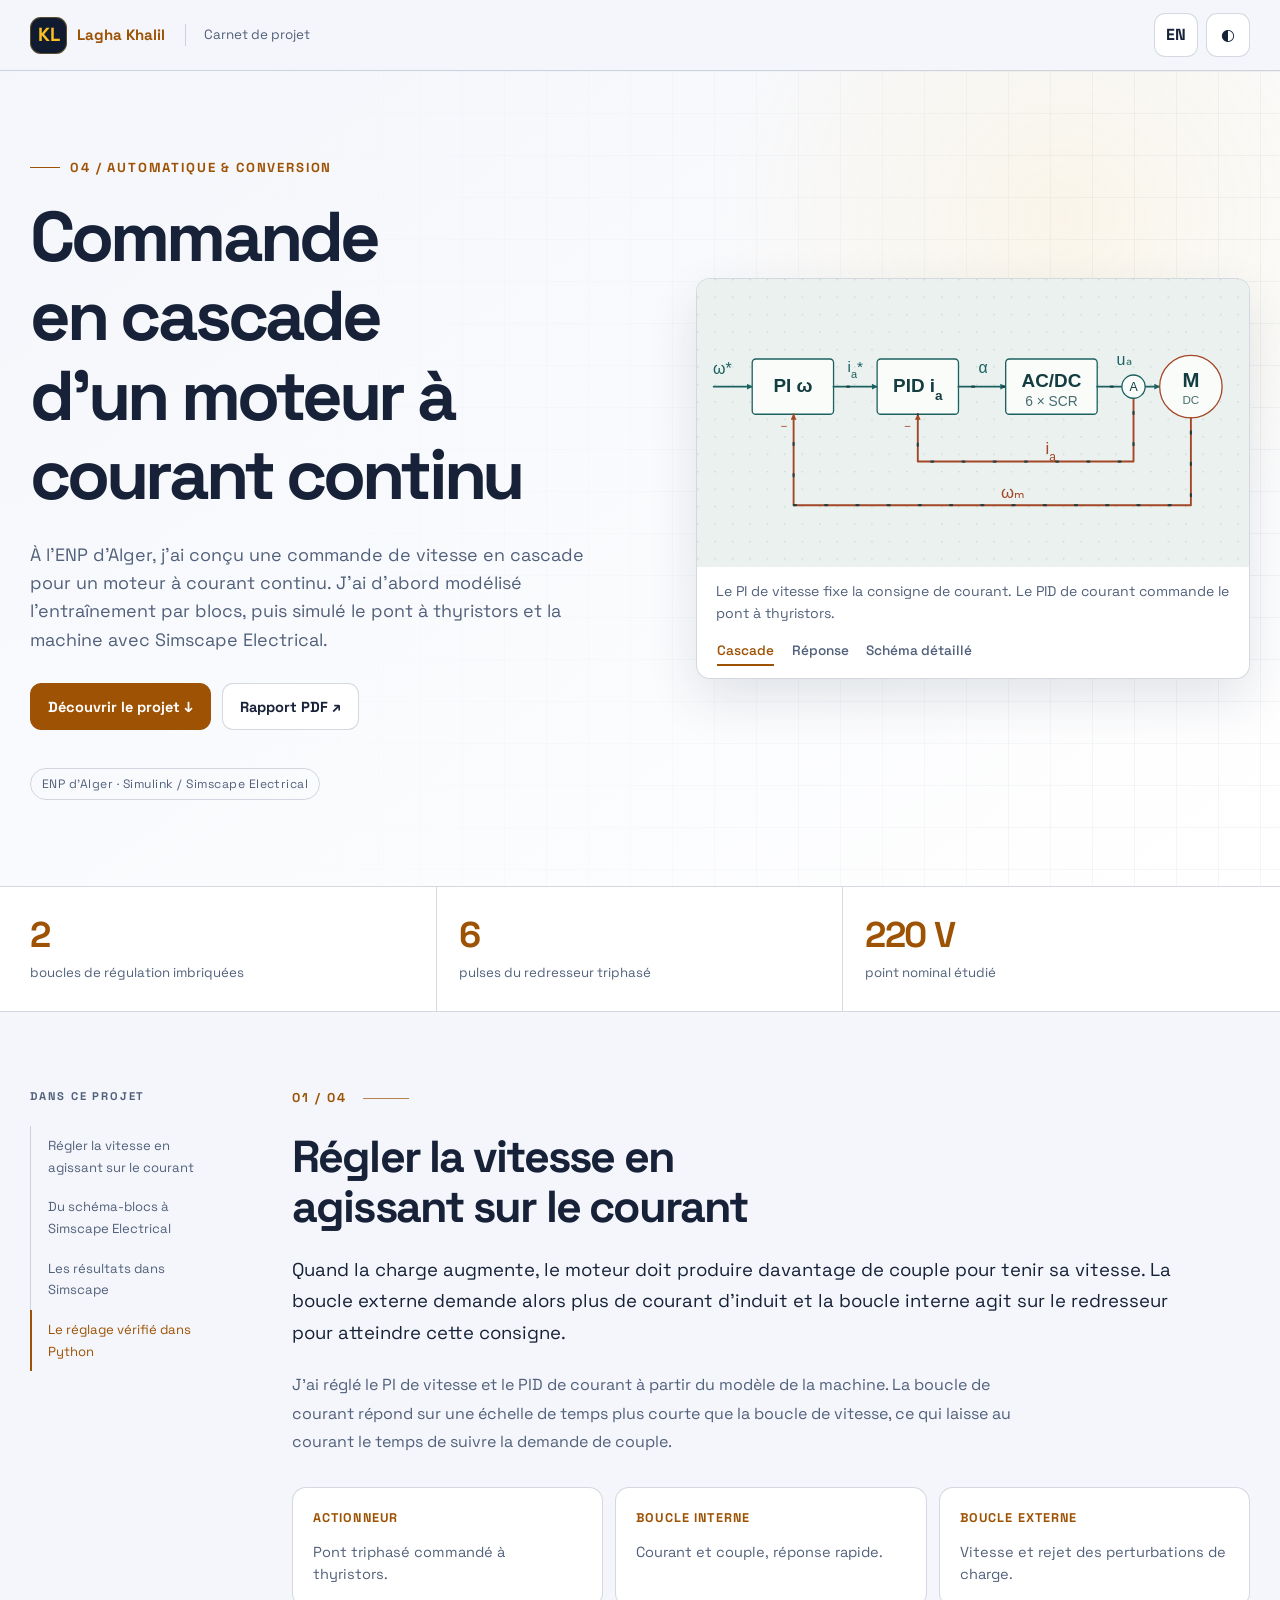
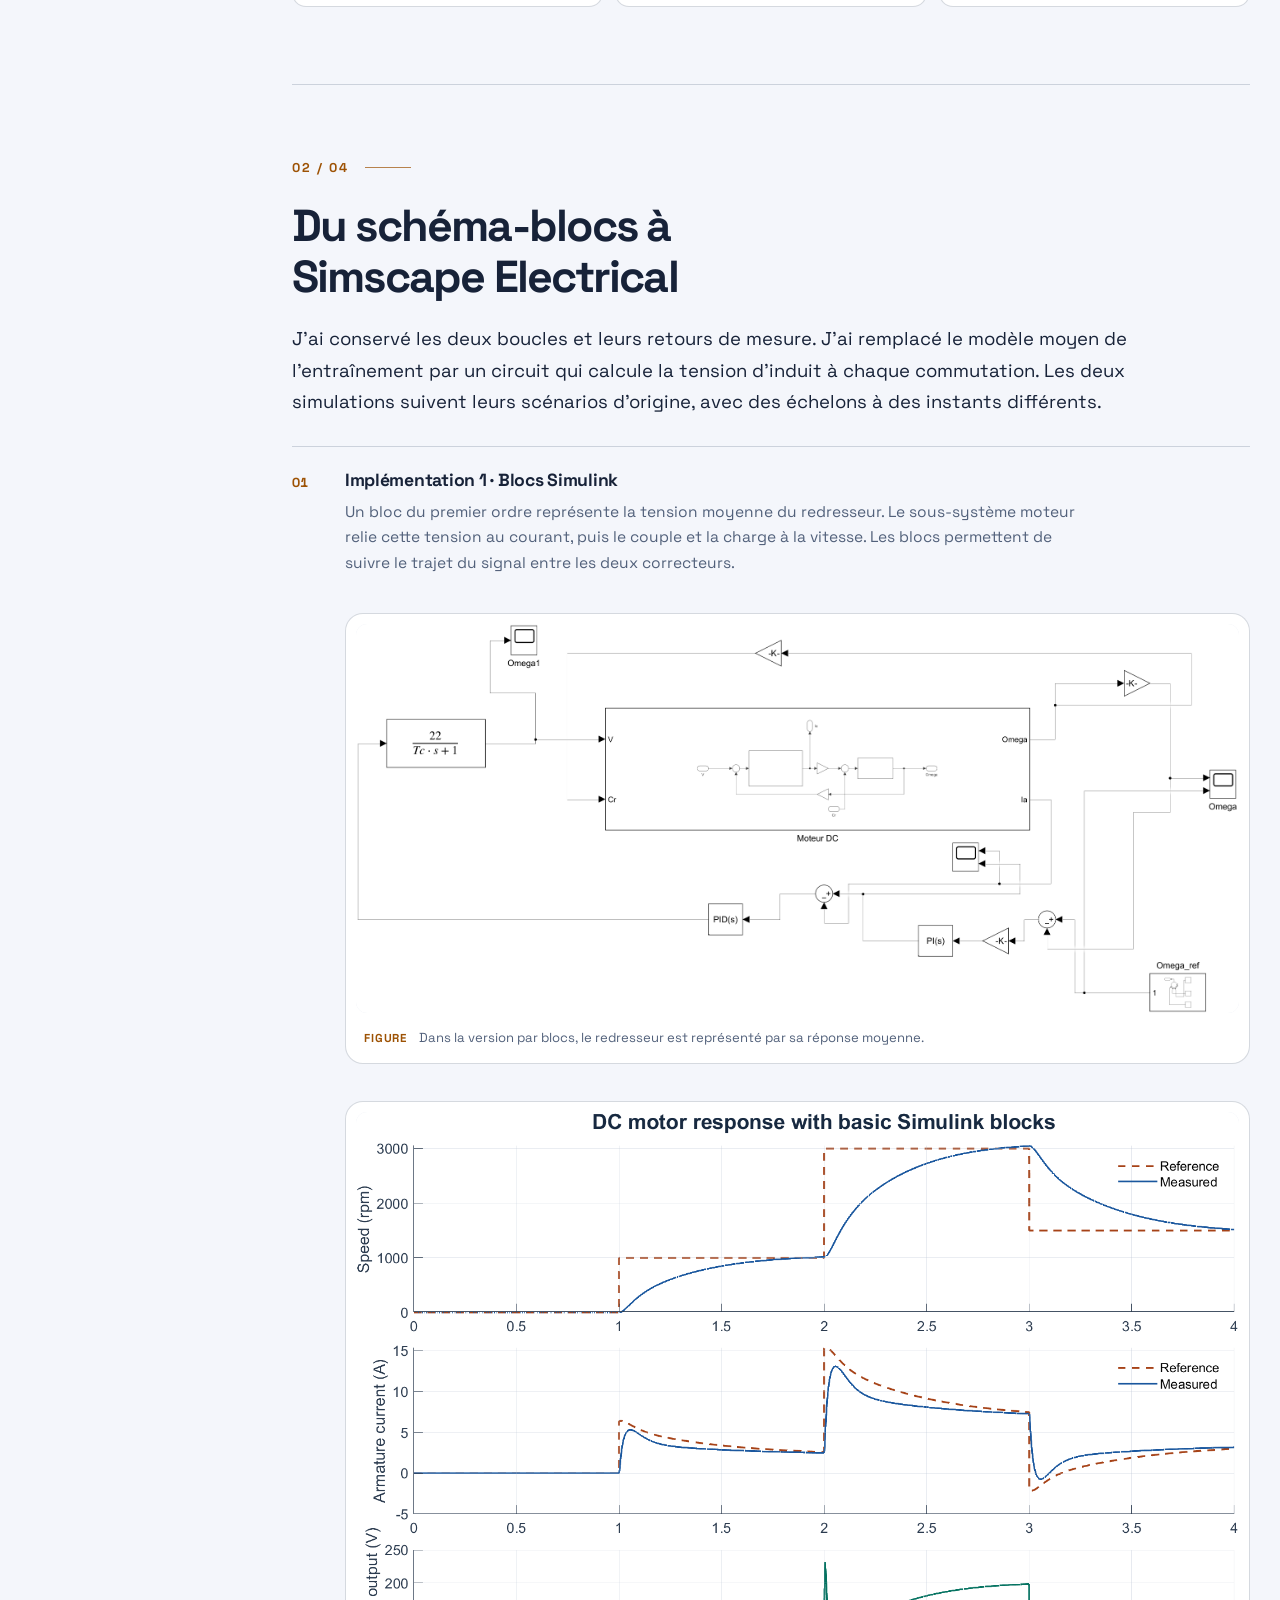
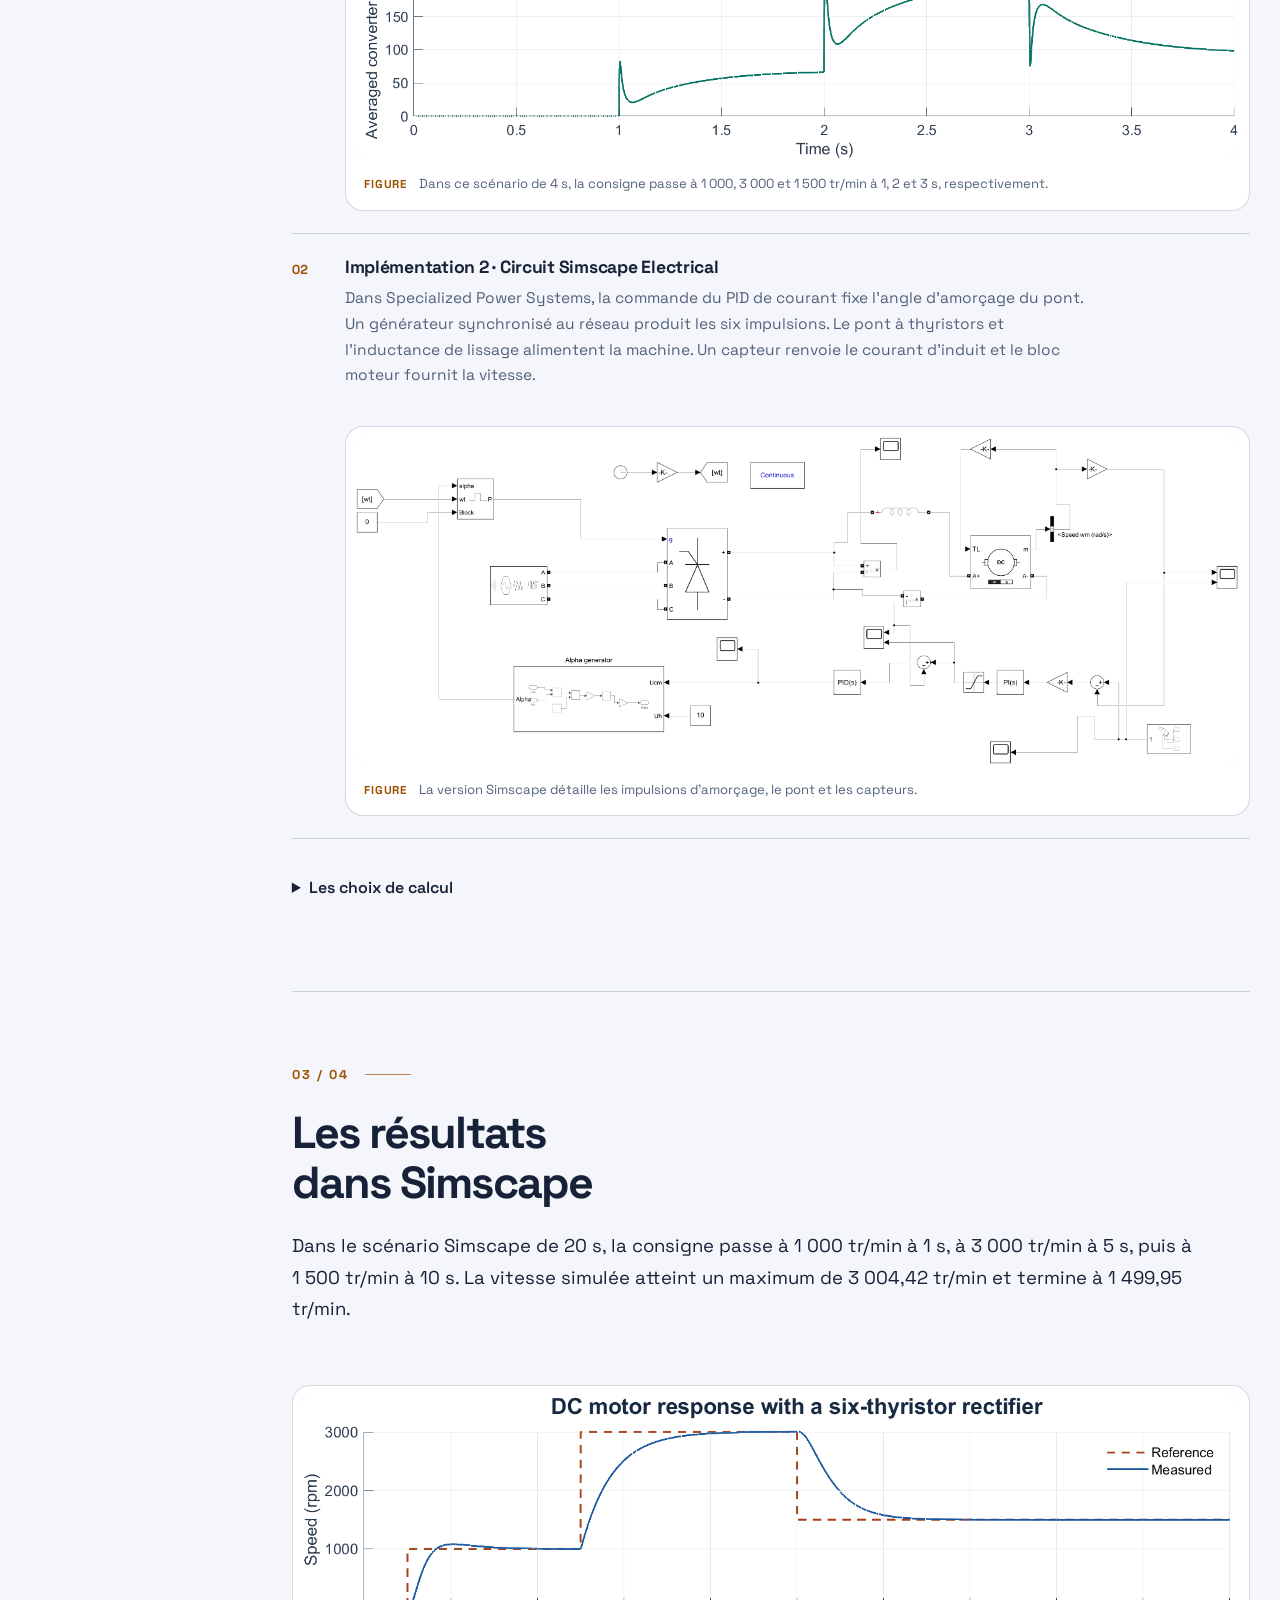
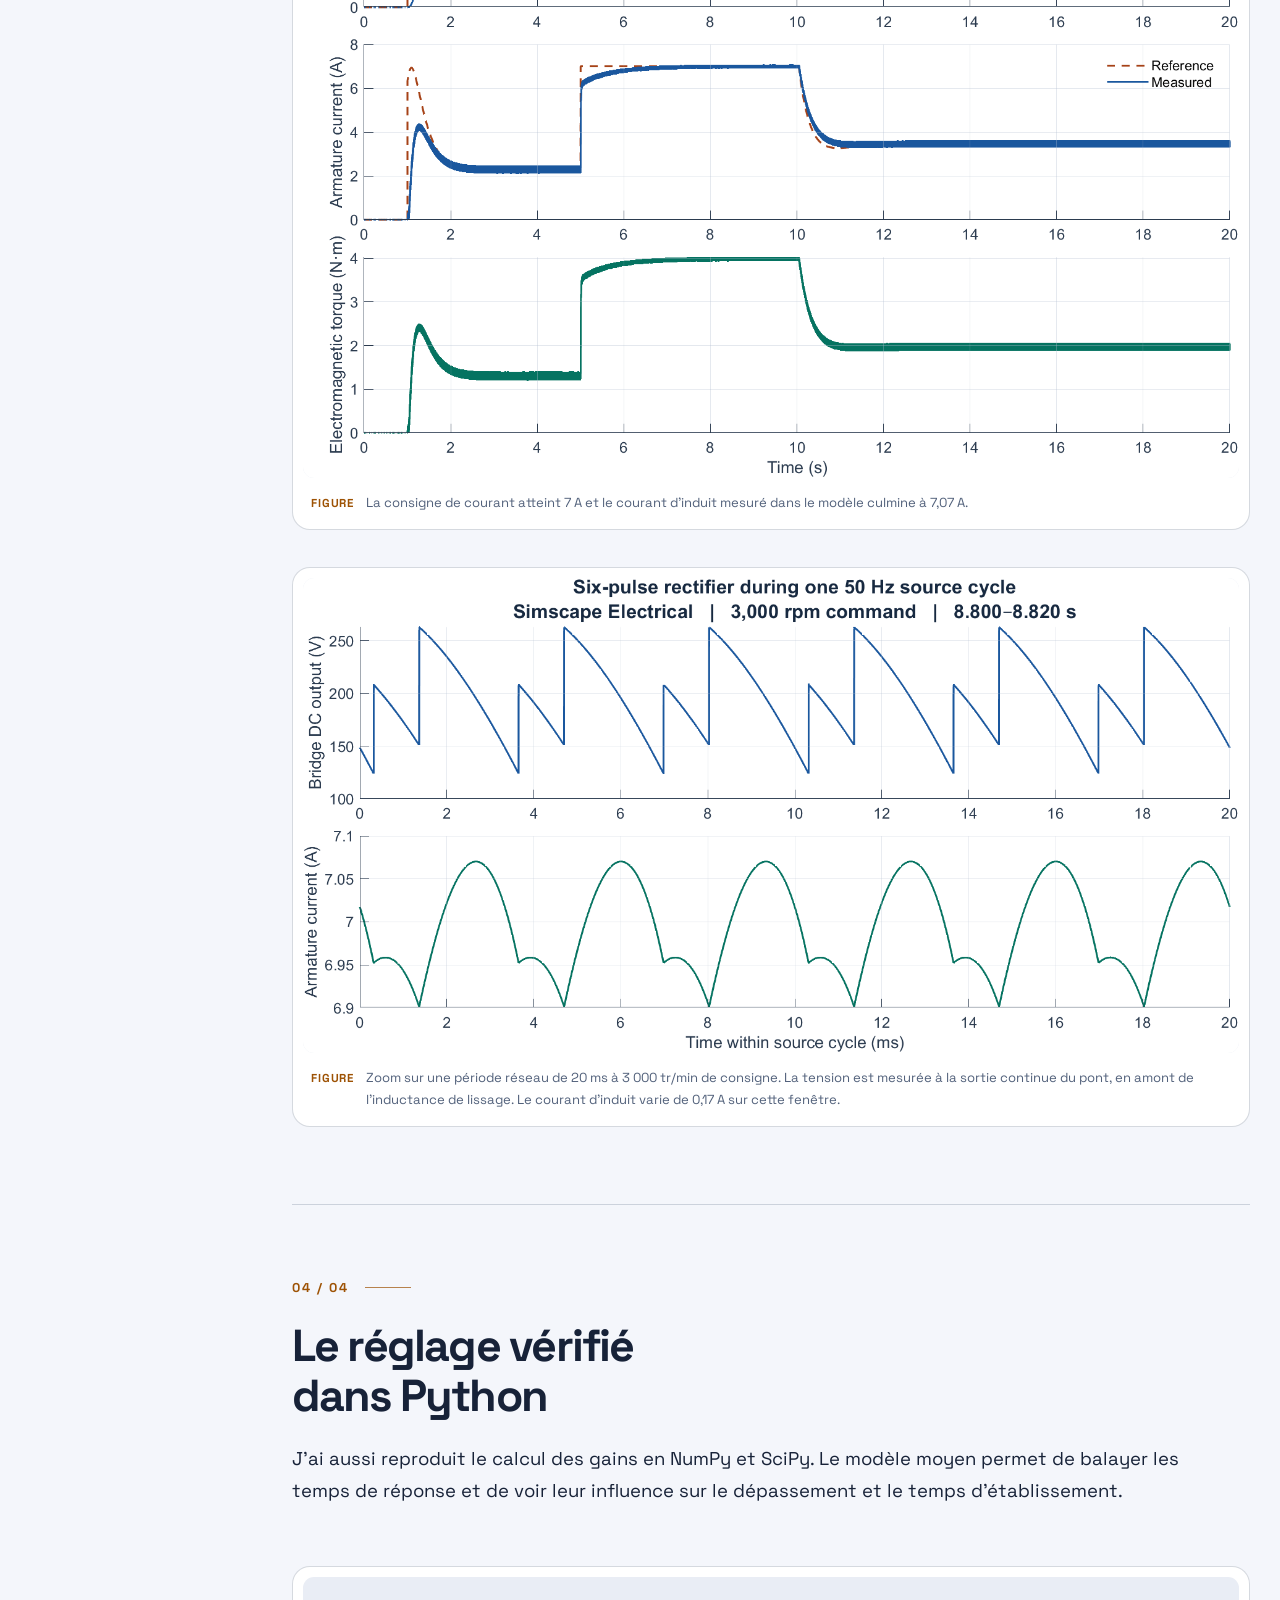
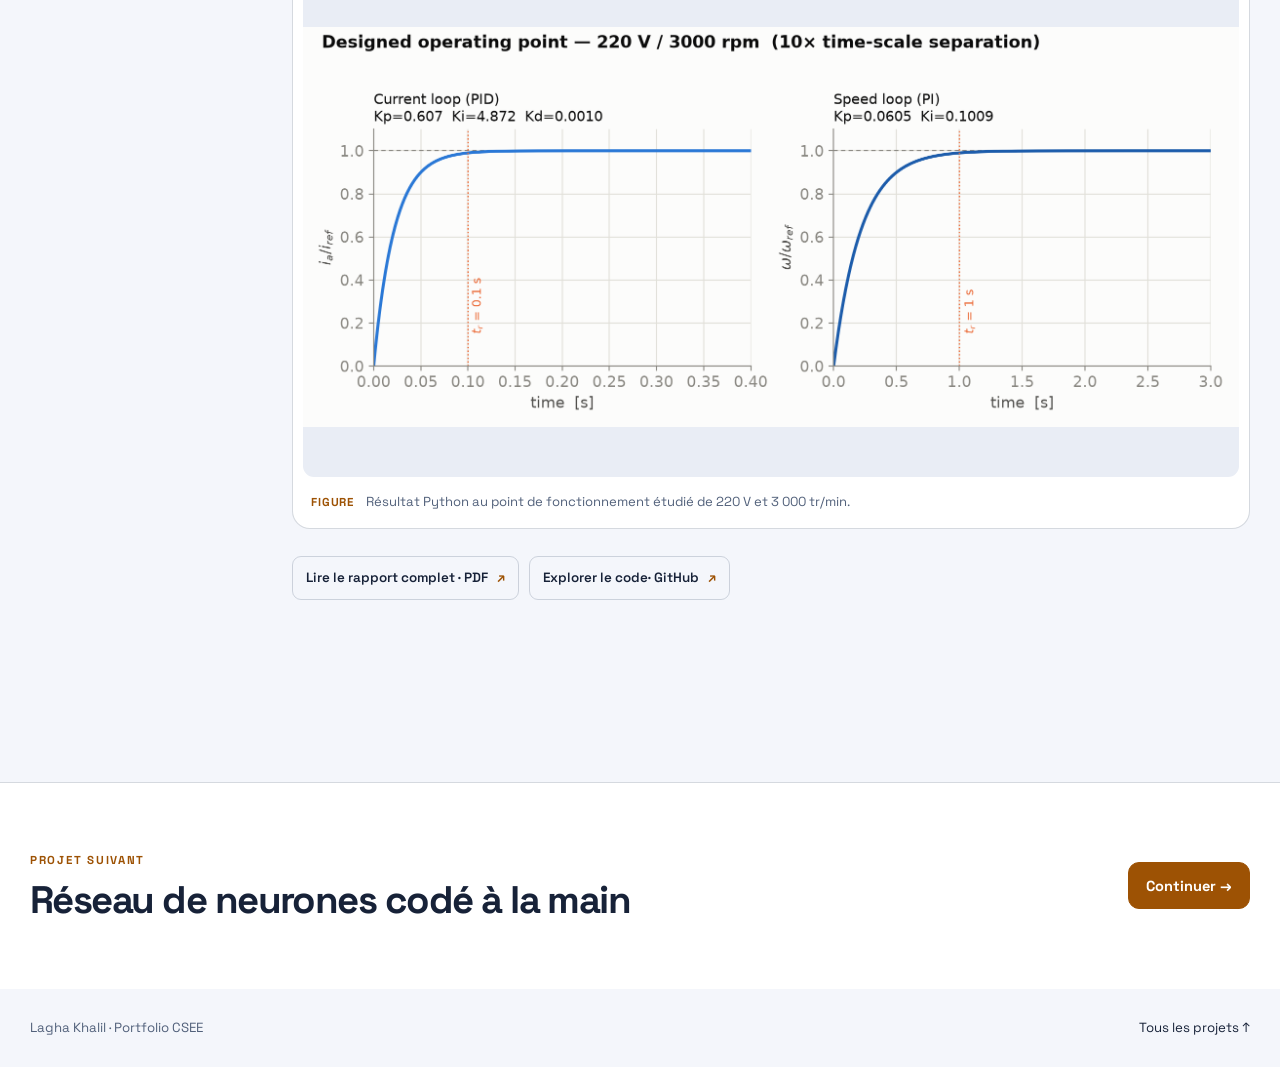
<file: projects/dc-motor-cascade-control.html>
<!doctype html>
<html lang="fr" data-theme="dark">
<head>
  <meta charset="utf-8"><meta name="viewport" content="width=device-width,initial-scale=1,viewport-fit=cover">
  <title>Commande en cascade d’un moteur à courant continu — Lagha Khalil</title>
  <meta name="description" content="À l’ENP d’Alger, j’ai conçu une commande de vitesse en cascade pour un moteur à courant continu. J’ai d’abord modélisé l’entraînement par blocs, puis simulé le pont à thyristors et la machine avec Simscape Electrical.">
  <link rel="canonical" href="https://khalilellahlagha.github.io/projects/dc-motor-cascade-control.html">
  <meta property="og:type" content="article"><meta property="og:url" content="https://khalilellahlagha.github.io/projects/dc-motor-cascade-control.html">
  <meta property="og:title" content="Commande en cascade d’un moteur à courant continu — Lagha Khalil">
  <meta property="og:description" content="À l’ENP d’Alger, j’ai conçu une commande de vitesse en cascade pour un moteur à courant continu. J’ai d’abord modélisé l’entraînement par blocs, puis simulé le pont à thyristors et la machine avec Simscape Electrical.">
  <meta property="og:image" content="https://khalilellahlagha.github.io/assets/projects/dc-motor-cascade.svg">
  <meta property="og:locale" content="fr_FR"><meta property="og:locale:alternate" content="en_US">
  <meta name="theme-color" content="#090e1c">
  <link rel="stylesheet" href="../css/project-views.css?v=9ebfe6e97434"><script defer src="../js/project-views.js?v=2428cd0abaf2"></script>
  <link rel="stylesheet" href="project.css?v=6d0b701c68a6"><script src="project.js?v=b581f3b0aa63" defer></script>
</head>
<body>
  <div class="progress" aria-hidden="true"></div>
  <a class="skip" href="#main"><span lang="fr">Aller au contenu</span><span lang="en">Skip to content</span></a>
  <header class="topbar"><div class="topbar-inner">
    <a class="brand" href="../index.html#projets"><span class="mark" aria-hidden="true">KL</span><span><span lang="fr">Lagha Khalil</span><span lang="en">Khalil Lagha</span></span></a>
    <span class="topbar-title"><span lang="fr">Carnet de projet</span><span lang="en">Project story</span></span>
    <div class="top-actions"><button class="icon-btn lang-toggle" type="button" aria-label="Switch to English">EN</button><button class="icon-btn theme-toggle" type="button" aria-label="Passer au thème clair" aria-pressed="true">◐</button></div>
  </div></header>
  <main id="main">
    <section class="hero" aria-labelledby="page-title"><div class="container">
      <div class="hero-grid"><div>
        <p class="eyebrow"><span lang="fr">04 / Automatique &amp; conversion</span><span lang="en">04 / Control &amp; conversion</span></p>
        <h1 id="page-title"><span lang="fr">Commande en cascade d’un moteur à courant continu</span><span lang="en">Cascade control of a DC motor</span></h1>
        <p class="lede"><span lang="fr">À l’ENP d’Alger, j’ai conçu une commande de vitesse en cascade pour un moteur à courant continu. J’ai d’abord modélisé l’entraînement par blocs, puis simulé le pont à thyristors et la machine avec Simscape Electrical.</span><span lang="en">At ENP Algiers, I designed a cascade speed controller for a DC motor. I first modelled the drive with Simulink blocks, then simulated the thyristor bridge and motor in Simscape Electrical.</span></p>
        <div class="hero-actions"><a class="button primary" href="#problem"><span lang="fr">Découvrir le projet ↓</span><span lang="en">Explore the project ↓</span></a><a class="button ghost report-link" data-fr="../reports/dc-motor-cascade-control-report.pdf" data-en="../reports/dc-motor-cascade-control-report-en.pdf" href="../reports/dc-motor-cascade-control-report.pdf" target="_blank" rel="noopener"><span lang="fr">Rapport PDF ↗</span><span lang="en">PDF report ↗</span></a></div>
        <div class="hero-index"><span><span lang="fr">ENP d’Alger · Simulink / Simscape Electrical</span><span lang="en">ENP Algiers · Simulink / Simscape Electrical</span></span></div>
      </div><div class="project-views" data-project-views><div class="view-stage"><figure id="story-dc-motor-cascade-control-0" class="view-panel"><a class="view-image sage" href="../assets/projects/dc-feedback-loops.svg" target="_blank" rel="noopener" data-figure-link="story"><img src="../assets/projects/dc-feedback-loops.svg" width="760" height="396" alt="Le PI de vitesse fixe la consigne de courant. Le PID de courant commande le pont à thyristors." data-figure-alt-fr="Le PI de vitesse fixe la consigne de courant. Le PID de courant commande le pont à thyristors." data-figure-alt-en="The speed PI sets the current reference. The current PID controls the thyristor bridge." fetchpriority="high"><span class="view-action"><span lang="fr">Agrandir la figure</span><span lang="en">Enlarge figure</span></span></a><figcaption id="story-dc-motor-cascade-control-0-caption"><span lang="fr">Le PI de vitesse fixe la consigne de courant. Le PID de courant commande le pont à thyristors.</span><span lang="en">The speed PI sets the current reference. The current PID controls the thyristor bridge.</span></figcaption></figure><figure id="story-dc-motor-cascade-control-1" class="view-panel" hidden><a class="view-image paper" href="../assets/projects/dc-motor-response.png" target="_blank" rel="noopener" data-figure-link="story"><img data-file="../assets/projects/dc-motor-response.png" width="760" height="396" alt="Réponses normalisées des boucles de courant et de vitesse du modèle moyen." data-figure-alt-fr="Réponses normalisées des boucles de courant et de vitesse du modèle moyen." data-figure-alt-en="Normalised current- and speed-loop responses from the averaged model." loading="lazy" decoding="async"><span class="view-action"><span lang="fr">Agrandir la figure</span><span lang="en">Enlarge figure</span></span></a><figcaption id="story-dc-motor-cascade-control-1-caption"><span lang="fr">Réponses normalisées des boucles de courant et de vitesse du modèle moyen.</span><span lang="en">Normalised current- and speed-loop responses from the averaged model.</span></figcaption></figure><figure id="story-dc-motor-cascade-control-2" class="view-panel" hidden><a class="view-image paper" href="../assets/projects/dc-motor-cascade.svg" target="_blank" rel="noopener" data-figure-link="story"><img data-file="../assets/projects/dc-motor-cascade.svg" width="760" height="396" alt="La boucle externe de vitesse fixe la consigne de courant." data-figure-alt-fr="La boucle externe de vitesse fixe la consigne de courant." data-figure-alt-en="The outer speed loop sets the current reference." loading="lazy" decoding="async"><span class="view-action"><span lang="fr">Agrandir la figure</span><span lang="en">Enlarge figure</span></span></a><figcaption id="story-dc-motor-cascade-control-2-caption"><span lang="fr">La boucle externe de vitesse fixe la consigne de courant.</span><span lang="en">The outer speed loop sets the current reference.</span></figcaption></figure></div><div class="view-switcher" role="group" aria-label="Vues du projet" data-views-group hidden><button type="button" aria-controls="story-dc-motor-cascade-control-0" aria-pressed="true"><span lang="fr">Cascade</span><span lang="en">Cascade</span></button><button type="button" aria-controls="story-dc-motor-cascade-control-1" aria-pressed="false"><span lang="fr">Réponse</span><span lang="en">Response</span></button><button type="button" aria-controls="story-dc-motor-cascade-control-2" aria-pressed="false"><span lang="fr">Schéma détaillé</span><span lang="en">Full diagram</span></button></div></div></div>
    </div></section>
    <section class="metric-band" aria-label="Repères du projet" data-label-fr="Repères du projet" data-label-en="Project highlights"><div class="container metrics"><div class="metric"><strong>2</strong><span><span lang="fr">boucles de régulation imbriquées</span><span lang="en">nested feedback loops</span></span></div><div class="metric"><strong>6</strong><span><span lang="fr">pulses du redresseur triphasé</span><span lang="en">pulses in the three-phase rectifier</span></span></div><div class="metric"><strong>220 V</strong><span><span lang="fr">point nominal étudié</span><span lang="en">studied nominal voltage</span></span></div></div></section>
    <div class="container story-shell">
      <nav class="chapter-nav" aria-label="Chapitres" data-label-fr="Chapitres" data-label-en="Chapters"><p><span lang="fr">Dans ce projet</span><span lang="en">In this project</span></p><ol><li><a href="#problem" aria-label="Régler la vitesse en agissant sur le courant" data-label-fr="Régler la vitesse en agissant sur le courant" data-label-en="Controlling speed through armature current"><span class="chapter-label-full"><span lang="fr">Régler la vitesse en agissant sur le courant</span><span lang="en">Controlling speed through armature current</span></span><span class="chapter-label-short" aria-hidden="true"><span lang="fr">Contexte</span><span lang="en">Problem</span></span></a></li><li><a href="#method" aria-label="Du schéma-blocs à Simscape Electrical" data-label-fr="Du schéma-blocs à Simscape Electrical" data-label-en="From block diagram to Simscape Electrical"><span class="chapter-label-full"><span lang="fr">Du schéma-blocs à Simscape Electrical</span><span lang="en">From block diagram to Simscape Electrical</span></span><span class="chapter-label-short" aria-hidden="true"><span lang="fr">Méthode</span><span lang="en">Method</span></span></a></li><li><a href="#evidence" aria-label="Les résultats dans Simscape" data-label-fr="Les résultats dans Simscape" data-label-en="The Simscape results"><span class="chapter-label-full"><span lang="fr">Les résultats dans Simscape</span><span lang="en">The Simscape results</span></span><span class="chapter-label-short" aria-hidden="true"><span lang="fr">Résultats</span><span lang="en">Results</span></span></a></li><li><a href="#takeaway" aria-label="Le réglage vérifié dans Python" data-label-fr="Le réglage vérifié dans Python" data-label-en="Cross-checking the tuning in Python"><span class="chapter-label-full"><span lang="fr">Le réglage vérifié dans Python</span><span lang="en">Cross-checking the tuning in Python</span></span><span class="chapter-label-short" aria-hidden="true"><span lang="fr">Bilan</span><span lang="en">Takeaways</span></span></a></li></ol></nav>
      <div class="story"><section class="chapter" id="problem" aria-labelledby="h-problem"><div class="chapter-head"><span class="chapter-no">01 / 04</span></div><h2 id="h-problem"><span lang="fr">Régler la vitesse en agissant sur le courant</span><span lang="en">Controlling speed through armature current</span></h2><p class="intro"><span lang="fr">Quand la charge augmente, le moteur doit produire davantage de couple pour tenir sa vitesse. La boucle externe demande alors plus de courant d’induit et la boucle interne agit sur le redresseur pour atteindre cette consigne.</span><span lang="en">When load increases, the motor needs more torque to hold its speed. The outer loop requests more armature current and the inner loop drives the rectifier to reach that target.</span></p><div class="prose"><p><span lang="fr">J’ai réglé le PI de vitesse et le PID de courant à partir du modèle de la machine. La boucle de courant répond sur une échelle de temps plus courte que la boucle de vitesse, ce qui laisse au courant le temps de suivre la demande de couple.</span><span lang="en">I tuned the speed PI and current PID from the motor model. The current loop responds on a shorter time scale than the speed loop so that armature current can follow the torque demand.</span></p></div><ul class="key-points"><li class="key-point"><b><span lang="fr">Actionneur</span><span lang="en">Actuator</span></b><p><span lang="fr">Pont triphasé commandé à thyristors.</span><span lang="en">Three-phase controlled thyristor bridge.</span></p></li><li class="key-point"><b><span lang="fr">Boucle interne</span><span lang="en">Inner loop</span></b><p><span lang="fr">Courant et couple, réponse rapide.</span><span lang="en">Current and torque, fast response.</span></p></li><li class="key-point"><b><span lang="fr">Boucle externe</span><span lang="en">Outer loop</span></b><p><span lang="fr">Vitesse et rejet des perturbations de charge.</span><span lang="en">Speed and load-disturbance rejection.</span></p></li></ul></section><section class="chapter" id="method" aria-labelledby="h-method"><div class="chapter-head"><span class="chapter-no">02 / 04</span></div><h2 id="h-method"><span lang="fr">Du schéma-blocs à Simscape Electrical</span><span lang="en">From block diagram to Simscape Electrical</span></h2><p class="intro"><span lang="fr">J’ai conservé les deux boucles et leurs retours de mesure. J’ai remplacé le modèle moyen de l’entraînement par un circuit qui calcule la tension d’induit à chaque commutation. Les deux simulations suivent leurs scénarios d’origine, avec des échelons à des instants différents.</span><span lang="en">I kept the two feedback loops and replaced the averaged drive model with a circuit that calculates armature voltage as the thyristors switch. Each simulation uses its original scenario, with speed steps at different times.</span></p><ol class="flow-steps"><li><span class="flow-number" aria-hidden="true">01</span><div><h3><span lang="fr">Implémentation 1 · Blocs Simulink</span><span lang="en">Implementation 1 · Simulink blocks</span></h3><p><span lang="fr">Un bloc du premier ordre représente la tension moyenne du redresseur. Le sous-système moteur relie cette tension au courant, puis le couple et la charge à la vitesse. Les blocs permettent de suivre le trajet du signal entre les deux correcteurs.</span><span lang="en">A first-order block represents the rectifier’s average voltage. The motor subsystem relates voltage to current, then motor and load torque to speed. The blocks make the signal path through both controllers visible.</span></p><figure class="figure figure-context"><a class="figure-link" href="../assets/projects/dc-motor-block-diagram.png?v=6ef1fdb958fb" target="_blank" rel="noopener" aria-label="Modèle Simulink par blocs avec PI de vitesse, PID de courant et modèle du moteur — Ouvrir l’image en grand" data-label-fr="Modèle Simulink par blocs avec PI de vitesse, PID de courant et modèle du moteur — Ouvrir l’image en grand" data-label-en="Block-based Simulink model with speed PI, current PID and motor model — View full-size image"><img src="../assets/projects/dc-motor-block-diagram.png?v=6ef1fdb958fb" alt="Modèle Simulink par blocs avec PI de vitesse, PID de courant et modèle du moteur" data-alt-fr="Modèle Simulink par blocs avec PI de vitesse, PID de courant et modèle du moteur" data-alt-en="Block-based Simulink model with speed PI, current PID and motor model" width="4293" height="1888" loading="lazy" decoding="async"><span class="figure-zoom" aria-hidden="true"><span lang="fr">Toucher pour agrandir ↗</span><span lang="en">Tap to enlarge ↗</span></span></a><figcaption><strong>FIGURE</strong><span><span lang="fr">Dans la version par blocs, le redresseur est représenté par sa réponse moyenne.</span><span lang="en">In the block-based version, the rectifier is represented by its average response.</span></span></figcaption></figure><figure class="figure figure-context"><a class="figure-link" href="../assets/projects/dc-motor-block-diagram-response.png?v=76bc5f5e395f" target="_blank" rel="noopener" aria-label="Vitesse, courant d’induit et tension moyenne dans le modèle par blocs — Ouvrir l’image en grand" data-label-fr="Vitesse, courant d’induit et tension moyenne dans le modèle par blocs — Ouvrir l’image en grand" data-label-en="Speed, armature current and average voltage in the block-based model — View full-size image"><img src="../assets/projects/dc-motor-block-diagram-response.png?v=76bc5f5e395f" alt="Vitesse, courant d’induit et tension moyenne dans le modèle par blocs" data-alt-fr="Vitesse, courant d’induit et tension moyenne dans le modèle par blocs" data-alt-en="Speed, armature current and average voltage in the block-based model" width="1508" height="1104" loading="lazy" decoding="async"><span class="figure-zoom" aria-hidden="true"><span lang="fr">Toucher pour agrandir ↗</span><span lang="en">Tap to enlarge ↗</span></span></a><figcaption><strong>FIGURE</strong><span><span lang="fr">Dans ce scénario de 4 s, la consigne passe à 1 000, 3 000 et 1 500 tr/min à 1, 2 et 3 s, respectivement.</span><span lang="en">In this 4 s scenario, the reference steps to 1,000, 3,000 and 1,500 rpm at 1, 2 and 3 s, respectively.</span></span></figcaption></figure></div></li><li><span class="flow-number" aria-hidden="true">02</span><div><h3><span lang="fr">Implémentation 2 · Circuit Simscape Electrical</span><span lang="en">Implementation 2 · Simscape Electrical circuit</span></h3><p><span lang="fr">Dans Specialized Power Systems, la commande du PID de courant fixe l’angle d’amorçage du pont. Un générateur synchronisé au réseau produit les six impulsions. Le pont à thyristors et l’inductance de lissage alimentent la machine. Un capteur renvoie le courant d’induit et le bloc moteur fournit la vitesse.</span><span lang="en">In Specialized Power Systems, the current PID output sets the bridge firing angle. A generator synchronized to the AC supply produces the six firing pulses. The thyristor bridge and smoothing inductor supply the motor. A sensor feeds back armature current and the motor block provides speed.</span></p><figure class="figure figure-context"><a class="figure-link" href="../assets/projects/dc-motor-simscape-diagram.png?v=f37f497746ca" target="_blank" rel="noopener" aria-label="Circuit Simscape avec source triphasée, pont à thyristors et moteur à courant continu — Ouvrir l’image en grand" data-label-fr="Circuit Simscape avec source triphasée, pont à thyristors et moteur à courant continu — Ouvrir l’image en grand" data-label-en="Simscape circuit with three-phase supply, thyristor bridge and DC motor — View full-size image"><img src="../assets/projects/dc-motor-simscape-diagram.png?v=f37f497746ca" alt="Circuit Simscape avec source triphasée, pont à thyristors et moteur à courant continu" data-alt-fr="Circuit Simscape avec source triphasée, pont à thyristors et moteur à courant continu" data-alt-en="Simscape circuit with three-phase supply, thyristor bridge and DC motor" width="5521" height="2050" loading="lazy" decoding="async"><span class="figure-zoom" aria-hidden="true"><span lang="fr">Toucher pour agrandir ↗</span><span lang="en">Tap to enlarge ↗</span></span></a><figcaption><strong>FIGURE</strong><span><span lang="fr">La version Simscape détaille les impulsions d’amorçage, le pont et les capteurs.</span><span lang="en">The Simscape version models the firing pulses, bridge and sensors explicitly.</span></span></figcaption></figure></div></li></ol><details class="method-detail"><summary><span lang="fr">Les choix de calcul</span><span lang="en">Calculation choices</span></summary><div class="prose"><p><span lang="fr">Les scripts MATLAB calculent les gains à partir des paramètres du moteur et des temps de réponse visés. Le rapport détaille le réglage analytique par compensation pôle–zéro.</span><span lang="en">The MATLAB scripts calculate gains from the motor parameters and target response times. The report details the analytical pole-zero cancellation method.</span></p></div></details></section><section class="chapter" id="evidence" aria-labelledby="h-evidence"><div class="chapter-head"><span class="chapter-no">03 / 04</span></div><h2 id="h-evidence"><span lang="fr">Les résultats dans Simscape</span><span lang="en">The Simscape results</span></h2><p class="intro"><span lang="fr">Dans le scénario Simscape de 20 s, la consigne passe à 1 000 tr/min à 1 s, à 3 000 tr/min à 5 s, puis à 1 500 tr/min à 10 s. La vitesse simulée atteint un maximum de 3 004,42 tr/min et termine à 1 499,95 tr/min.</span><span lang="en">In the 20 s Simscape scenario, the reference steps to 1,000 rpm at 1 s, 3,000 rpm at 5 s, and 1,500 rpm at 10 s. The simulated speed peaks at 3,004.42 rpm and ends at 1,499.95 rpm.</span></p><div class="prose"></div><figure class="figure figure-context"><a class="figure-link" href="../assets/projects/dc-motor-simscape-response.png?v=cbfc2b674f4f" target="_blank" rel="noopener" aria-label="Vitesse, courant d’induit et couple électromagnétique simulés dans Simscape — Ouvrir l’image en grand" data-label-fr="Vitesse, courant d’induit et couple électromagnétique simulés dans Simscape — Ouvrir l’image en grand" data-label-en="Speed, armature current and electromagnetic torque simulated in Simscape — View full-size image"><img src="../assets/projects/dc-motor-simscape-response.png?v=cbfc2b674f4f" alt="Vitesse, courant d’induit et couple électromagnétique simulés dans Simscape" data-alt-fr="Vitesse, courant d’induit et couple électromagnétique simulés dans Simscape" data-alt-en="Speed, armature current and electromagnetic torque simulated in Simscape" width="1515" height="1104" loading="lazy" decoding="async"><span class="figure-zoom" aria-hidden="true"><span lang="fr">Toucher pour agrandir ↗</span><span lang="en">Tap to enlarge ↗</span></span></a><figcaption><strong>FIGURE</strong><span><span lang="fr">La consigne de courant atteint 7 A et le courant d’induit mesuré dans le modèle culmine à 7,07 A.</span><span lang="en">The current reference reaches 7 A and the measured armature current in the model peaks at 7.07 A.</span></span></figcaption></figure><figure class="figure figure-context"><a class="figure-link" href="../assets/projects/dc-motor-simscape-rectification.png?v=547157295ec8" target="_blank" rel="noopener" aria-label="Tension continue du pont et courant d’induit sur une période réseau — Ouvrir l’image en grand" data-label-fr="Tension continue du pont et courant d’induit sur une période réseau — Ouvrir l’image en grand" data-label-en="Bridge DC voltage and armature current over one AC supply cycle — View full-size image"><img src="../assets/projects/dc-motor-simscape-rectification.png?v=547157295ec8" alt="Tension continue du pont et courant d’induit sur une période réseau" data-alt-fr="Tension continue du pont et courant d’induit sur une période réseau" data-alt-en="Bridge DC voltage and armature current over one AC supply cycle" width="1515" height="770" loading="lazy" decoding="async"><span class="figure-zoom" aria-hidden="true"><span lang="fr">Toucher pour agrandir ↗</span><span lang="en">Tap to enlarge ↗</span></span></a><figcaption><strong>FIGURE</strong><span><span lang="fr">Zoom sur une période réseau de 20 ms à 3 000 tr/min de consigne. La tension est mesurée à la sortie continue du pont, en amont de l’inductance de lissage. Le courant d’induit varie de 0,17 A sur cette fenêtre.</span><span lang="en">A 20 ms supply cycle at a 3,000 rpm command. Voltage is measured at the bridge’s DC output, upstream of the smoothing inductor. Armature current varies by 0.17 A over this window.</span></span></figcaption></figure></section><section class="chapter" id="takeaway" aria-labelledby="h-takeaway"><div class="chapter-head"><span class="chapter-no">04 / 04</span></div><h2 id="h-takeaway"><span lang="fr">Le réglage vérifié dans Python</span><span lang="en">Cross-checking the tuning in Python</span></h2><p class="intro"><span lang="fr">J’ai aussi reproduit le calcul des gains en NumPy et SciPy. Le modèle moyen permet de balayer les temps de réponse et de voir leur influence sur le dépassement et le temps d’établissement.</span><span lang="en">I also reproduced the gain calculations in NumPy and SciPy. The averaged model lets me vary the response targets and see how they affect overshoot and settling time.</span></p><div class="prose"></div><figure class="figure"><a class="figure-link" href="../assets/projects/dc-motor-response.png?v=353c5f414275" target="_blank" rel="noopener" aria-label="Réponse nominale de la cascade calculée avec le modèle moyen dans Python — Ouvrir l’image en grand" data-label-fr="Réponse nominale de la cascade calculée avec le modèle moyen dans Python — Ouvrir l’image en grand" data-label-en="Nominal cascade response calculated with the averaged model in Python — View full-size image"><img src="../assets/projects/dc-motor-response.png?v=353c5f414275" alt="Réponse nominale de la cascade calculée avec le modèle moyen dans Python" data-alt-fr="Réponse nominale de la cascade calculée avec le modèle moyen dans Python" data-alt-en="Nominal cascade response calculated with the averaged model in Python" width="1920" height="819" loading="lazy" decoding="async"><span class="figure-zoom" aria-hidden="true"><span lang="fr">Toucher pour agrandir ↗</span><span lang="en">Tap to enlarge ↗</span></span></a><figcaption><strong>FIGURE</strong><span><span lang="fr">Résultat Python au point de fonctionnement étudié de 220 V et 3 000 tr/min.</span><span lang="en">Python result at the studied 220 V, 3,000 rpm operating point.</span></span></figcaption></figure><div class="artifact-row"><a class="report-link" data-fr="../reports/dc-motor-cascade-control-report.pdf" data-en="../reports/dc-motor-cascade-control-report-en.pdf" href="../reports/dc-motor-cascade-control-report.pdf" target="_blank" rel="noopener"><span lang="fr">Lire le rapport complet · PDF</span><span lang="en">Read the full report · PDF</span></a><a href="https://github.com/KhalilEllahLAGHA/DC-motor-cascade-control" target="_blank" rel="noopener"><span lang="fr">Explorer le code</span><span lang="en">Explore the code</span> · GitHub</a></div></section></div>
    </div>
    <section class="next"><div class="container next-inner"><div><p class="next-kicker"><span lang="fr">Projet suivant</span><span lang="en">Next project</span></p><h2><span lang="fr">Réseau de neurones codé à la main</span><span lang="en">A neural network built from scratch</span></h2></div><a class="button primary" href="mlp-backpropagation.html"><span lang="fr">Continuer →</span><span lang="en">Continue →</span></a></div></section>
  </main>
  <footer class="footer"><div class="container footer-inner"><span><span lang="fr">Lagha Khalil · Portfolio CSEE</span><span lang="en">Khalil Lagha · CSEE portfolio</span></span><a href="../index.html#projets"><span lang="fr">Tous les projets ↑</span><span lang="en">All projects ↑</span></a></div></footer>
</body></html>
</file>
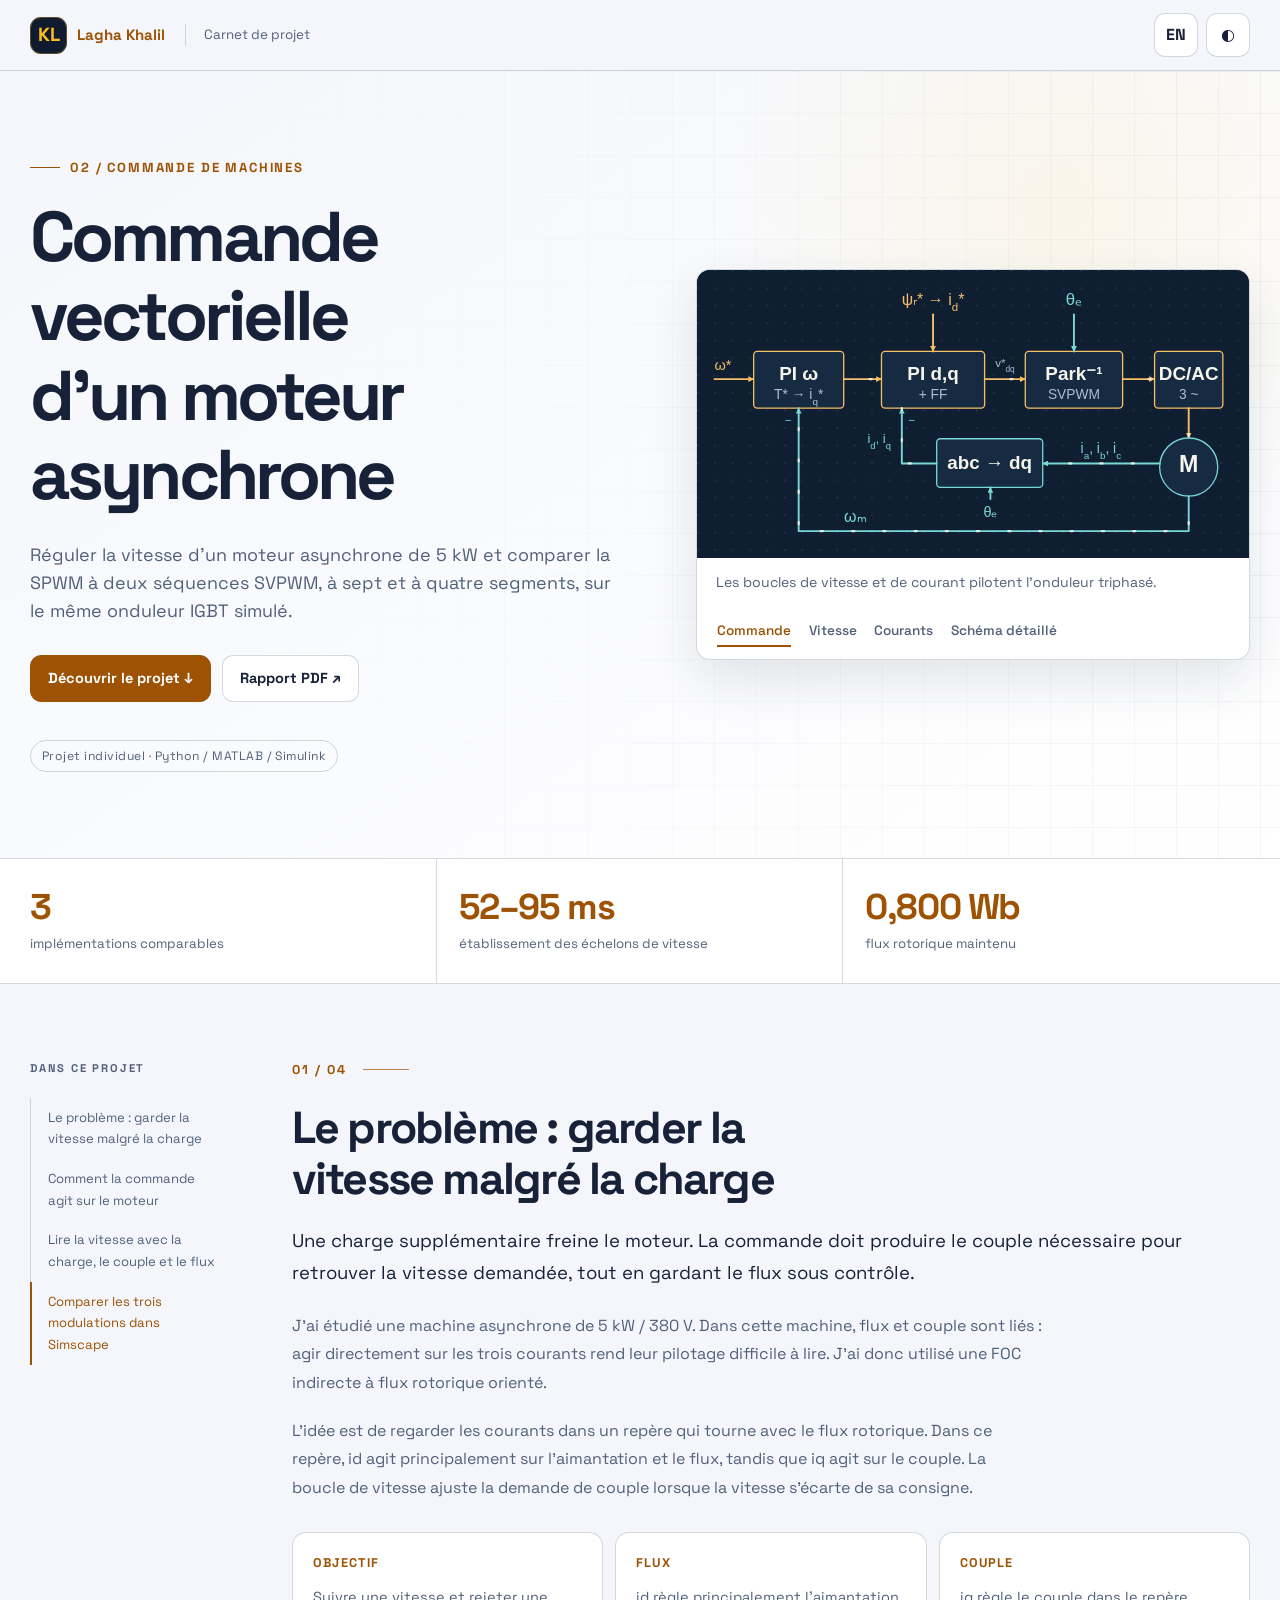
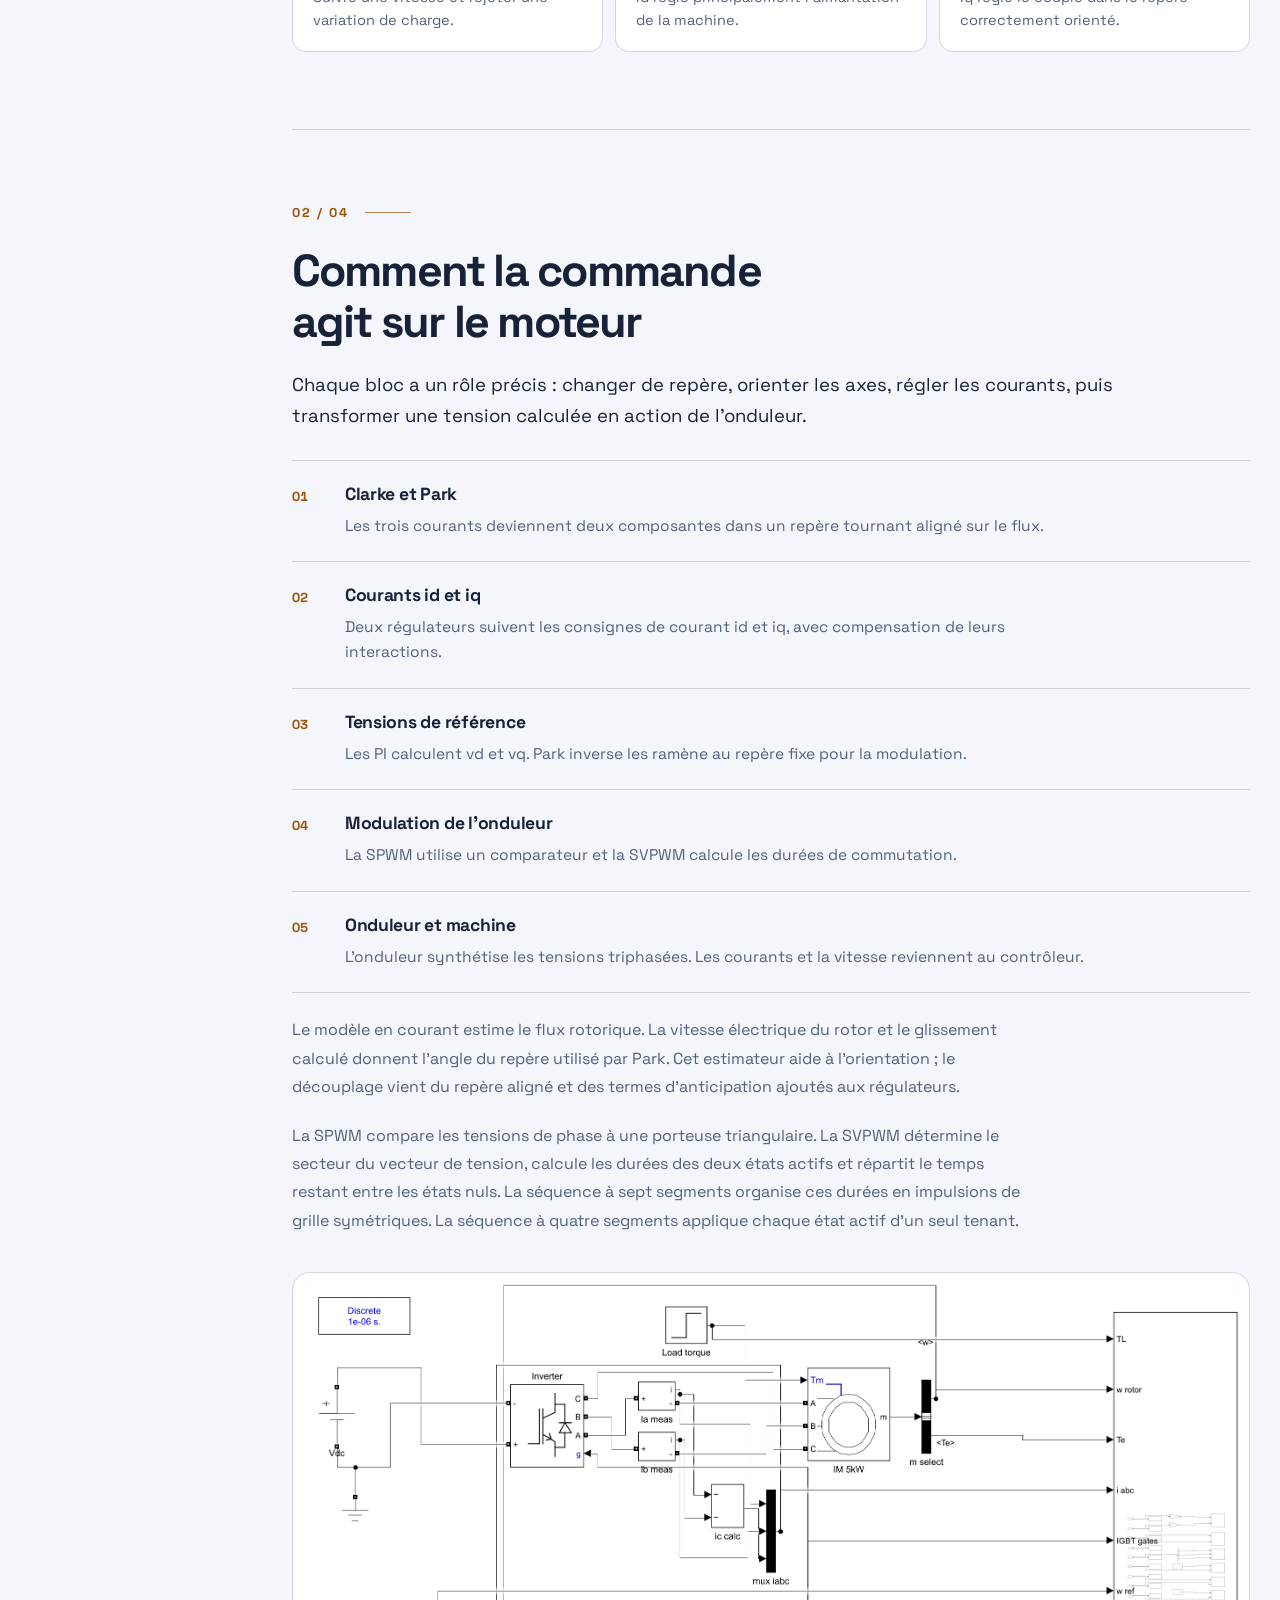
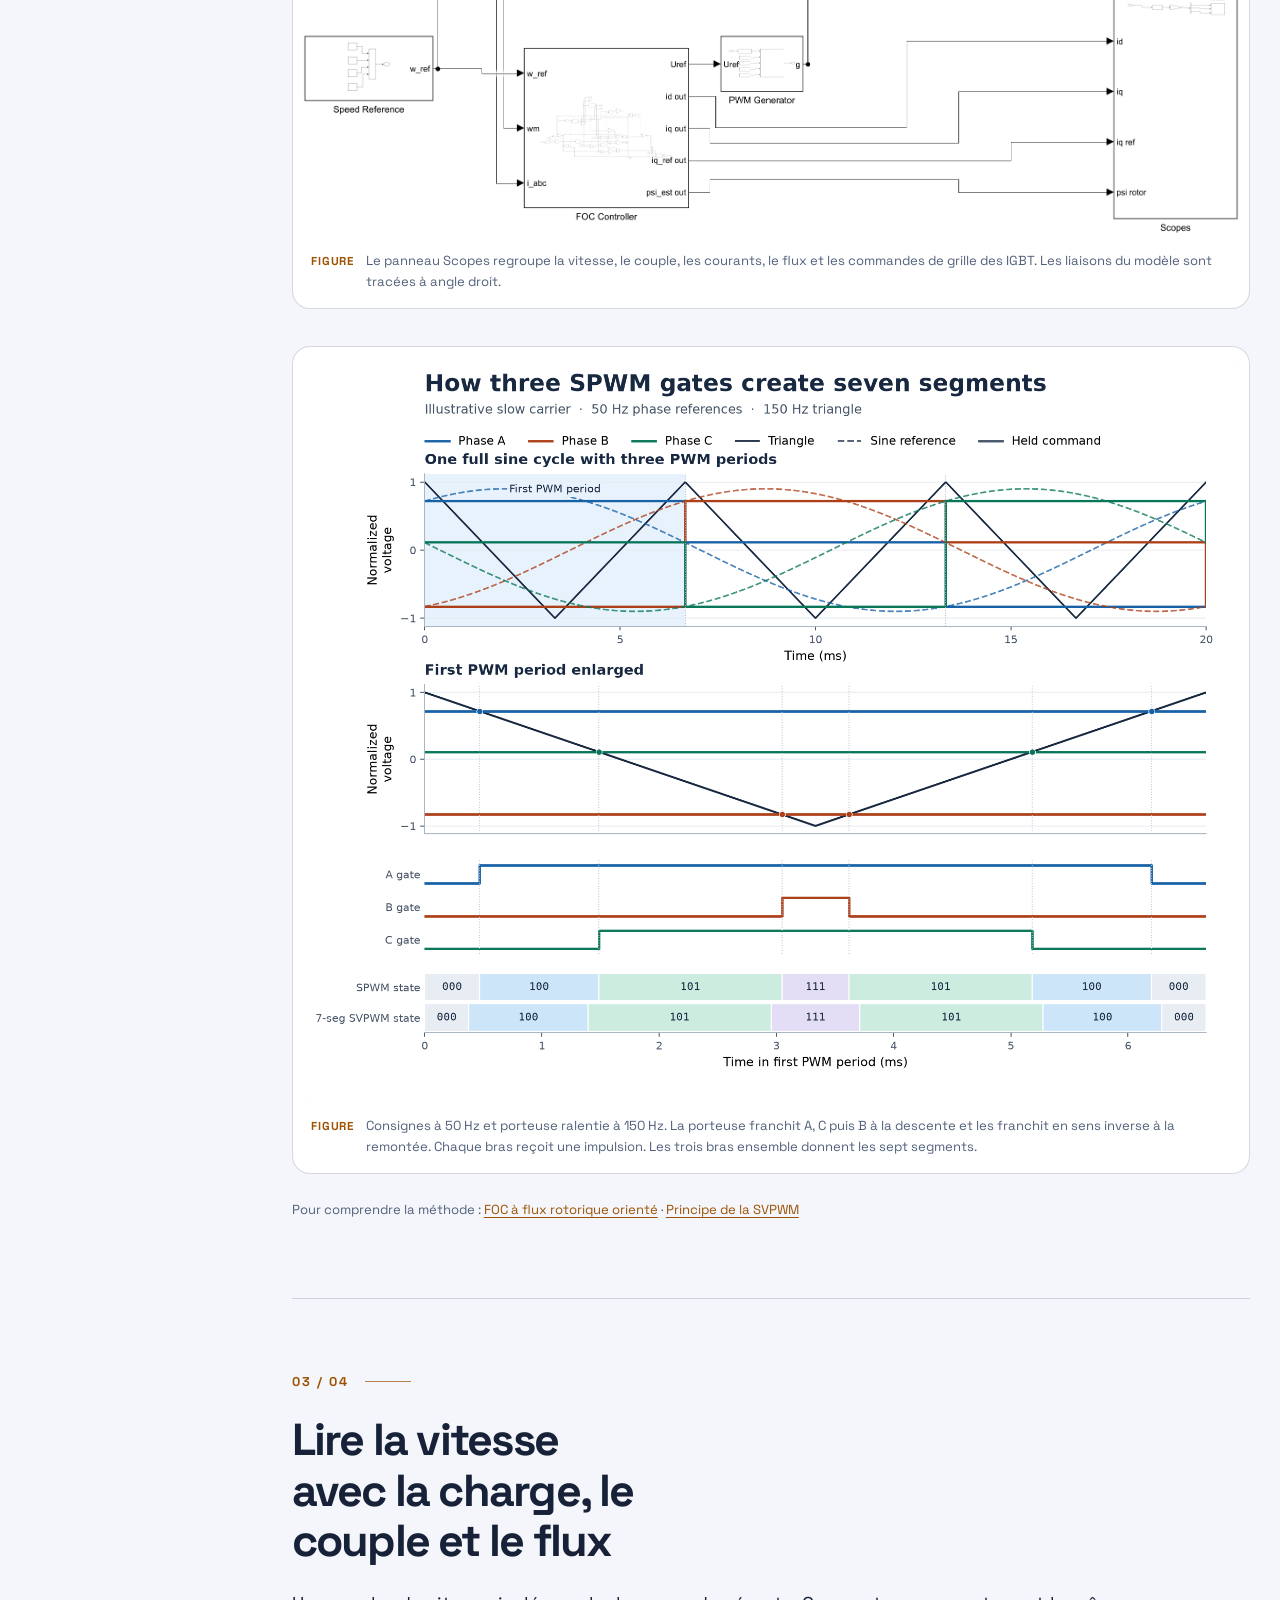
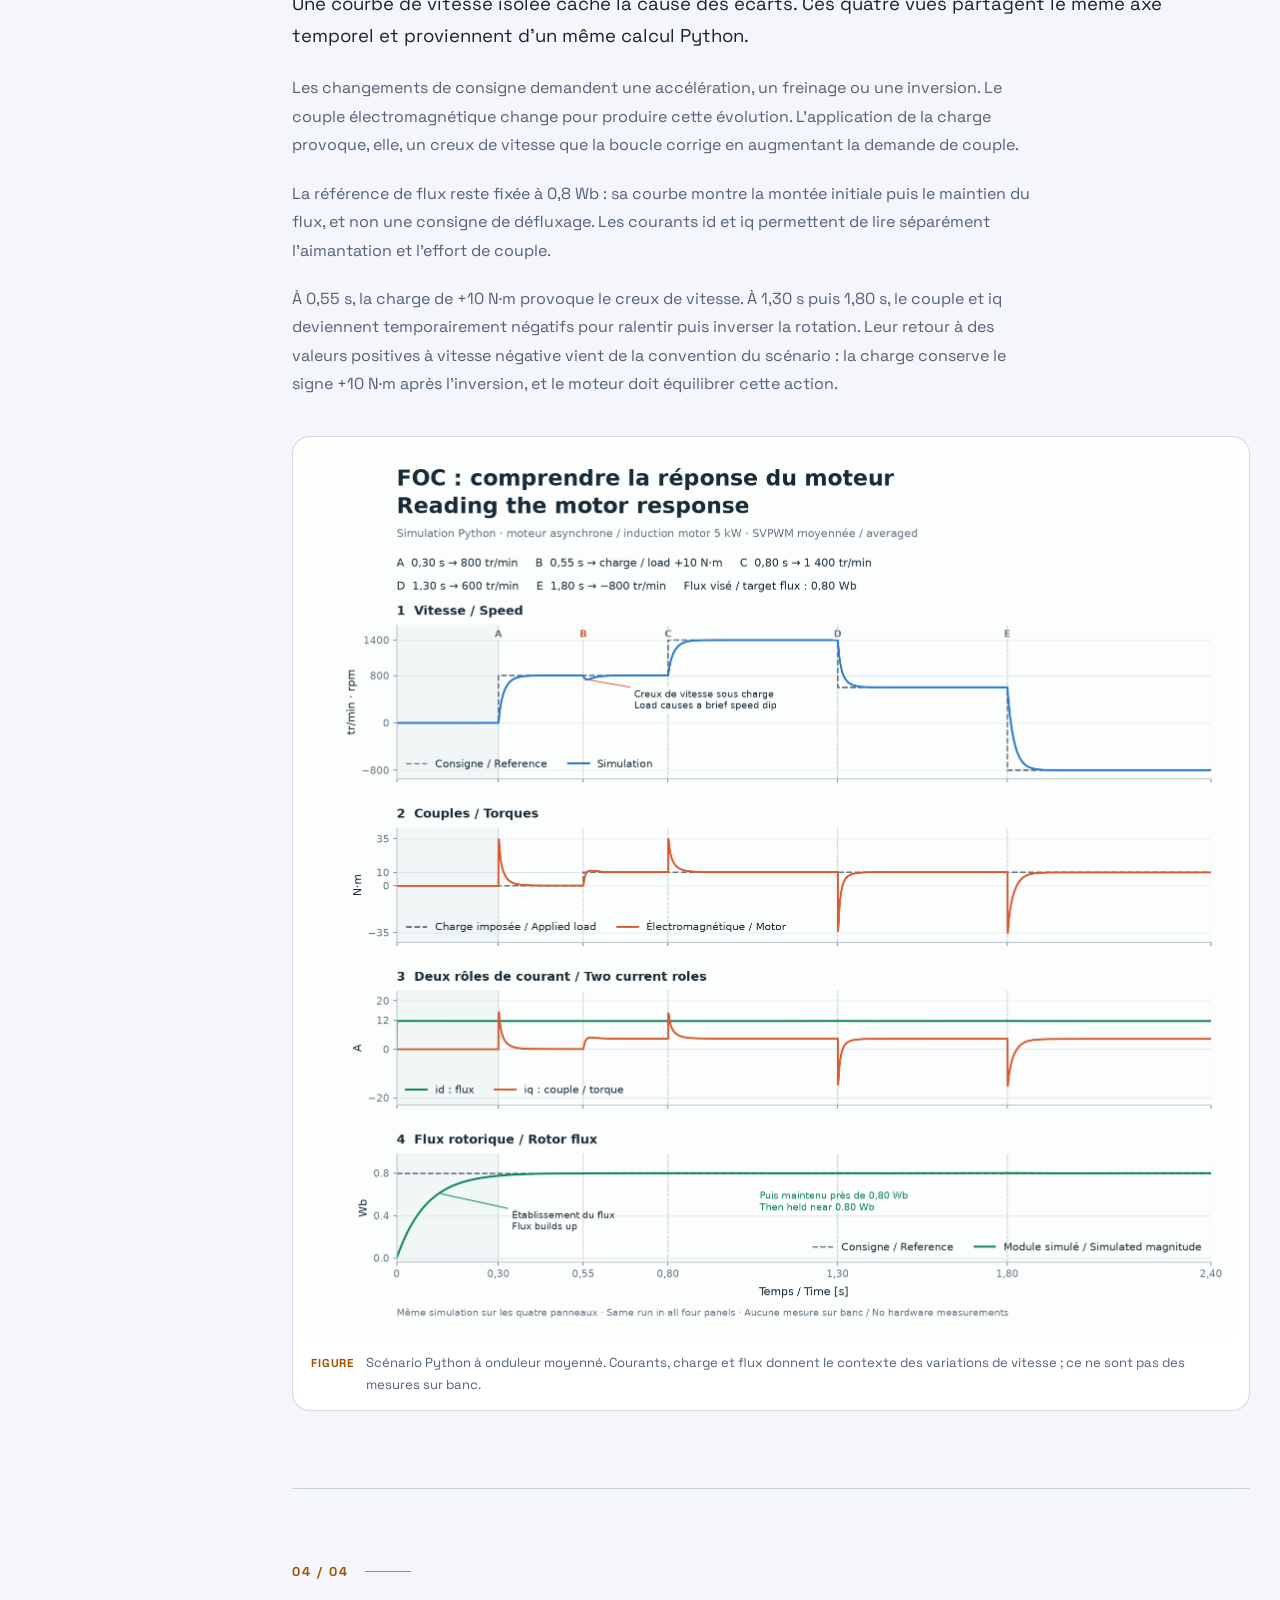
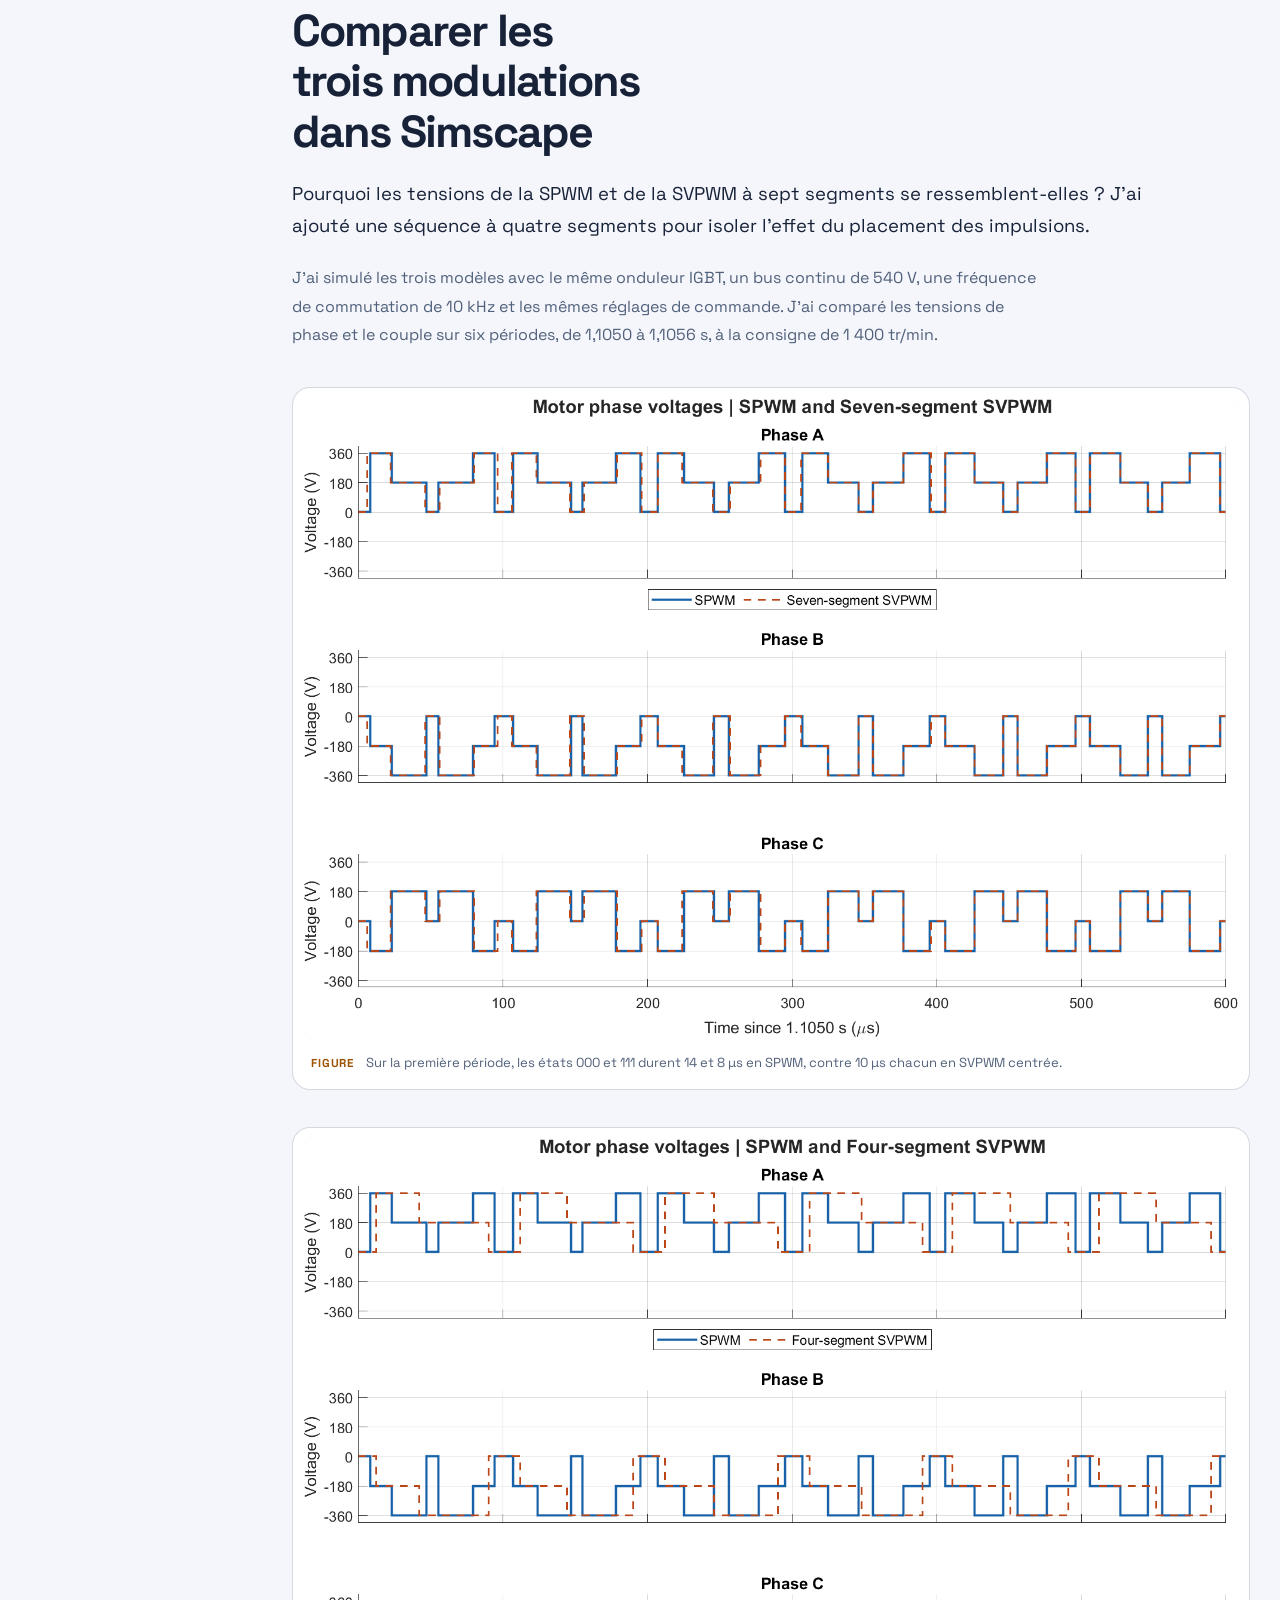
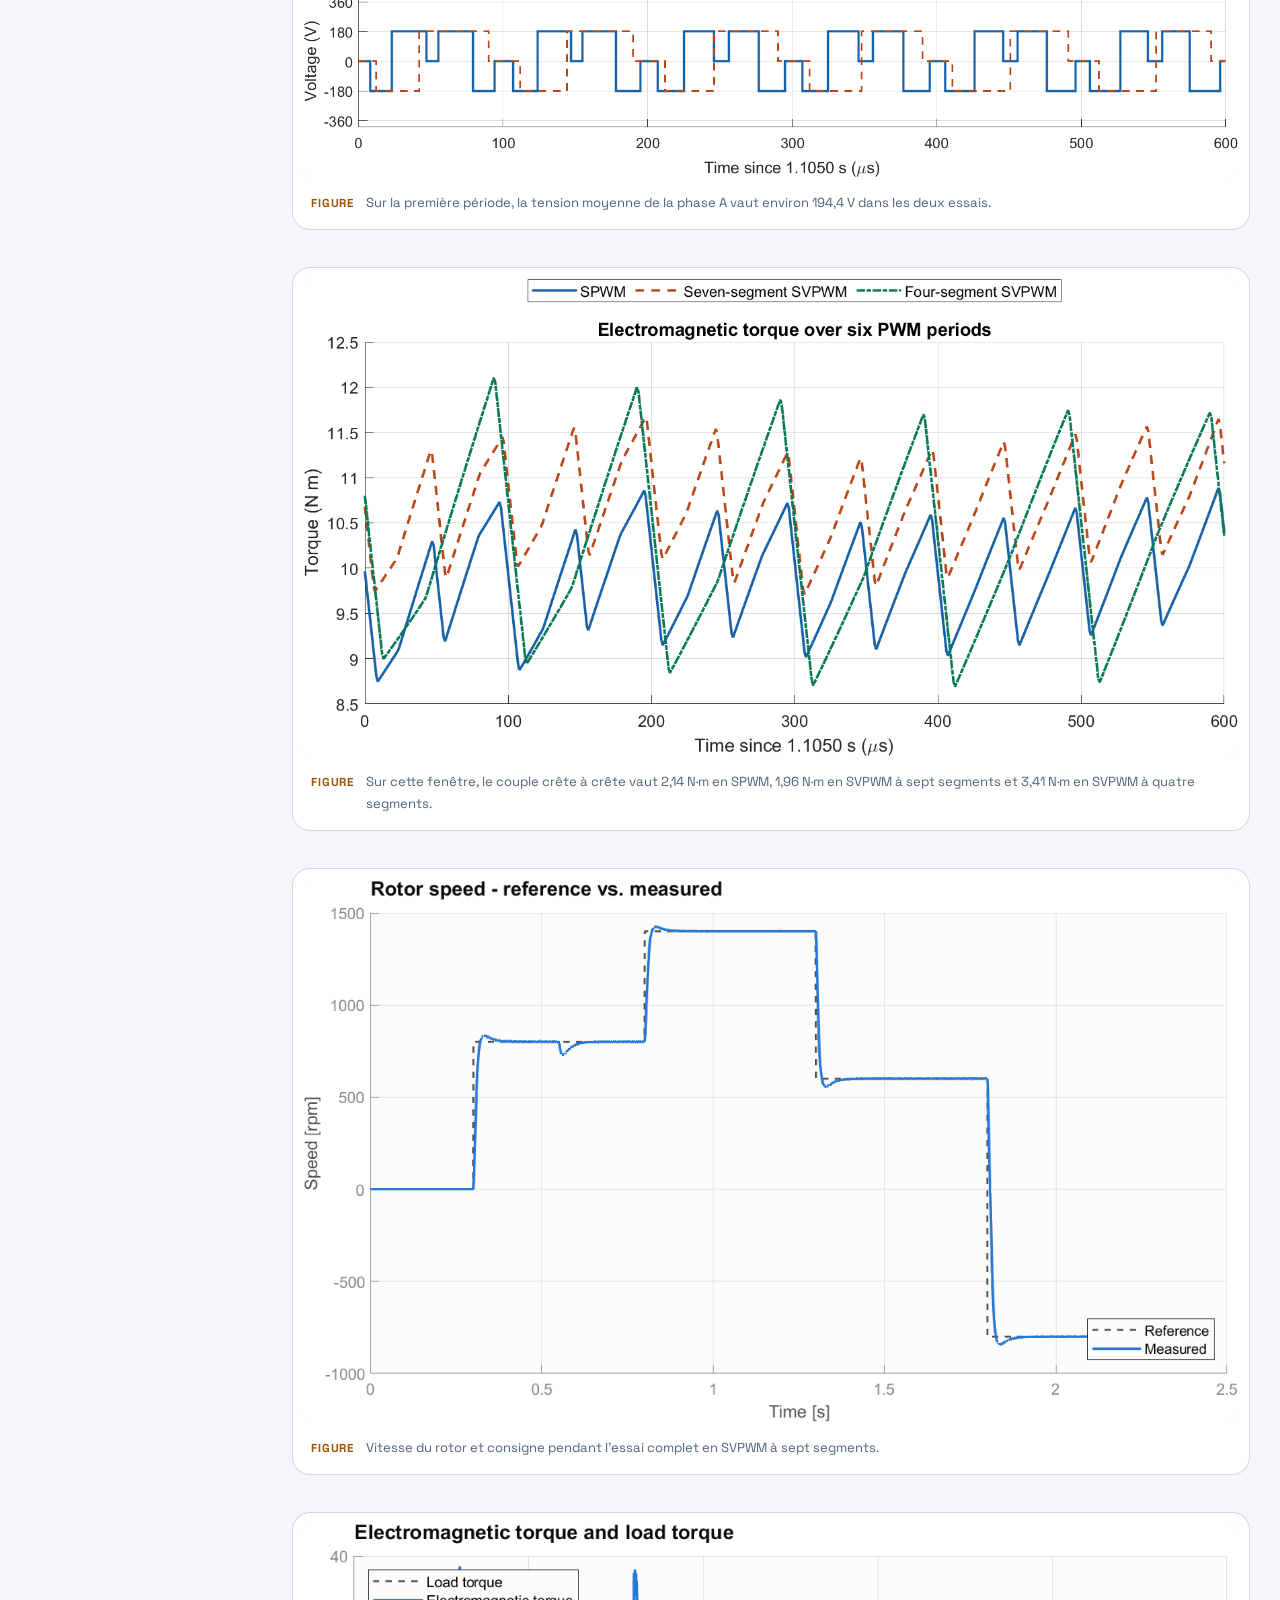
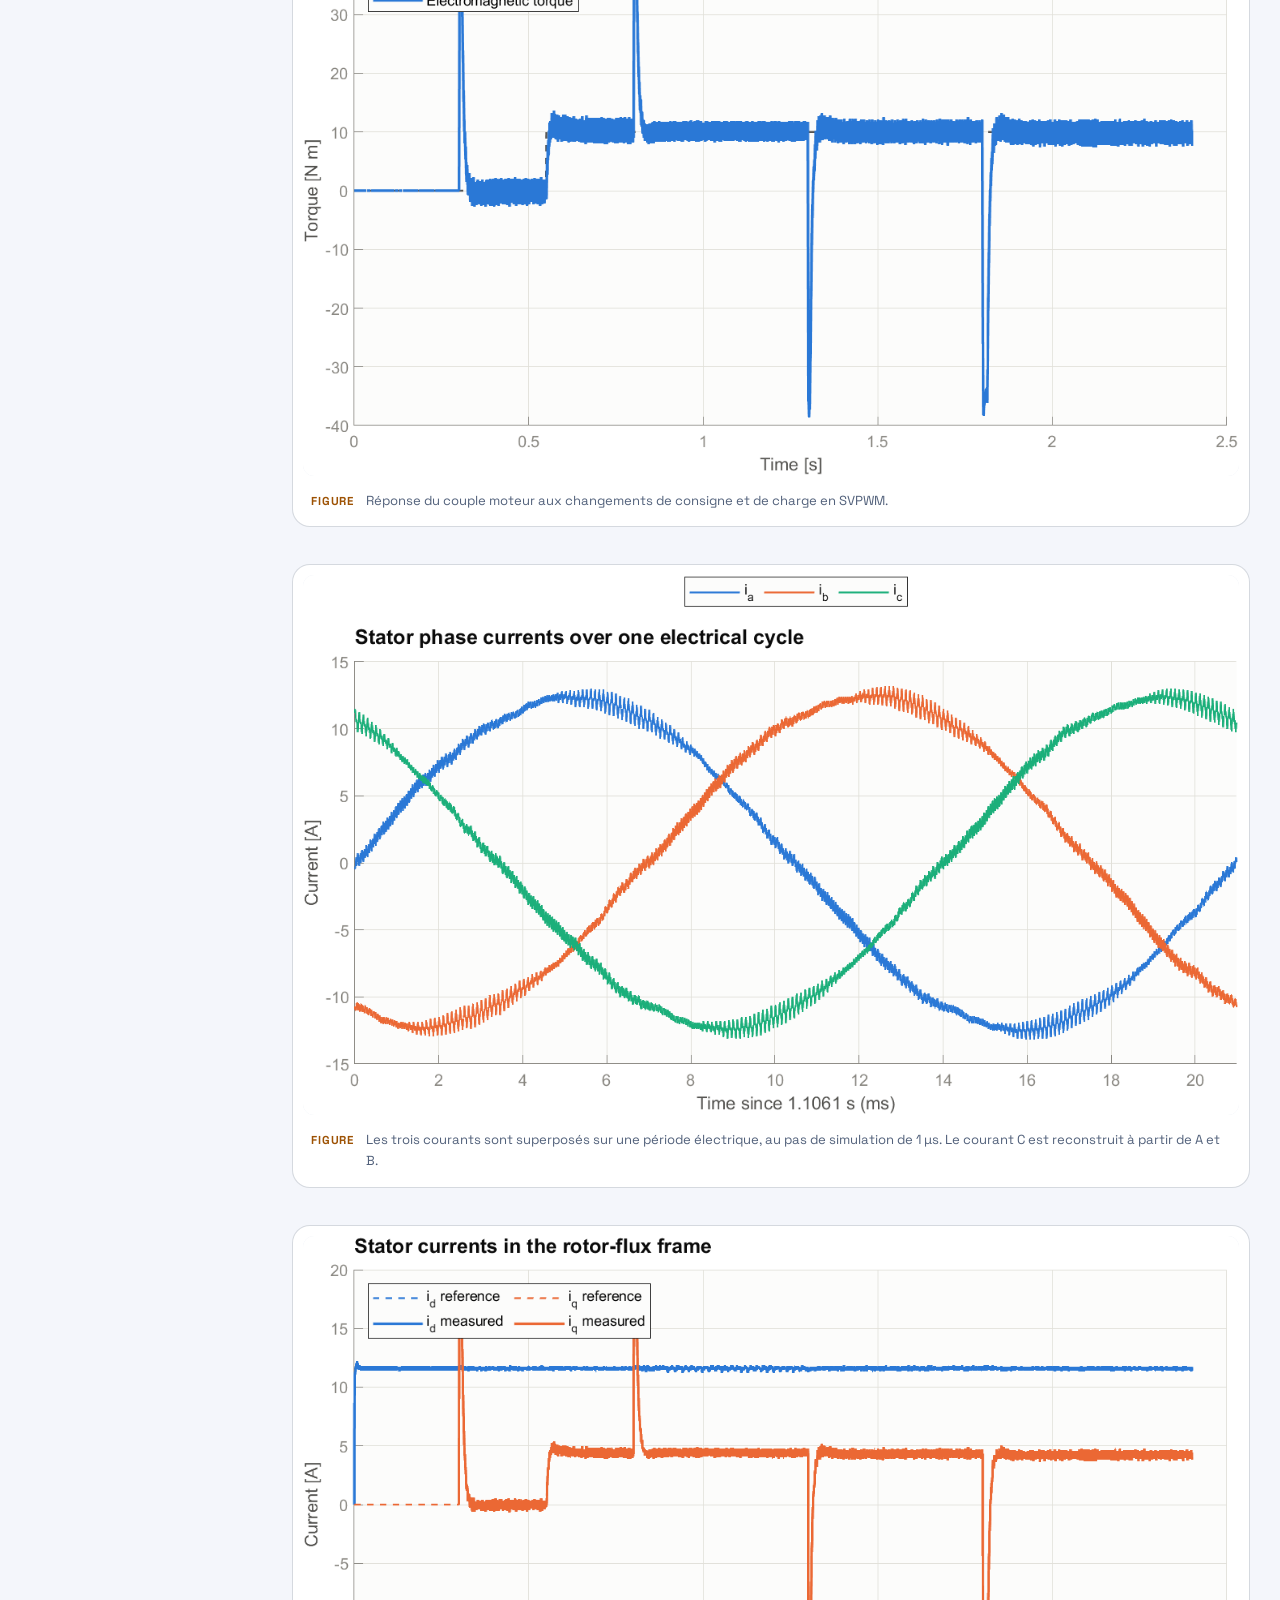
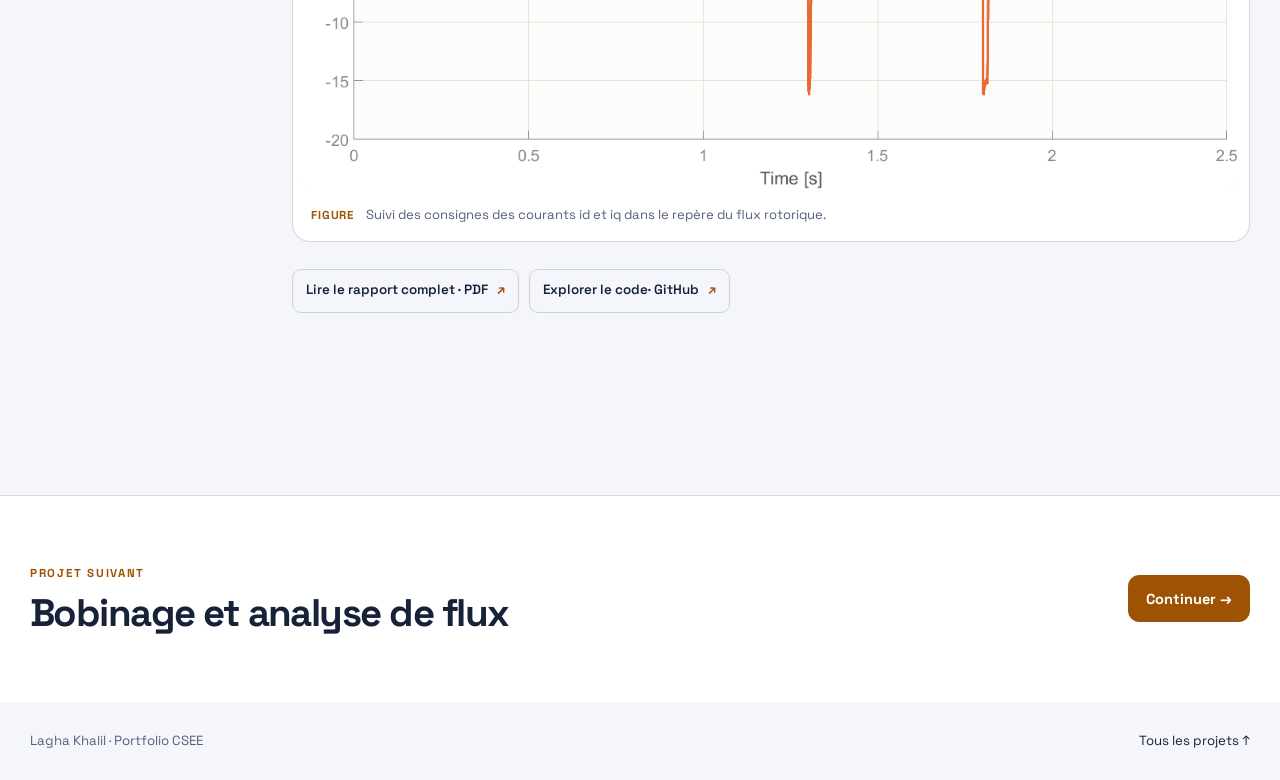
<file: projects/foc-induction-motor.html>
<!doctype html>
<html lang="fr" data-theme="dark">
<head>
  <meta charset="utf-8"><meta name="viewport" content="width=device-width,initial-scale=1,viewport-fit=cover">
  <title>Commande vectorielle d’un moteur asynchrone — Lagha Khalil</title>
  <meta name="description" content="Réguler la vitesse d’un moteur asynchrone de 5 kW et comparer la SPWM à deux séquences SVPWM, à sept et à quatre segments, sur le même onduleur IGBT simulé.">
  <link rel="canonical" href="https://khalilellahlagha.github.io/projects/foc-induction-motor.html">
  <meta property="og:type" content="article"><meta property="og:url" content="https://khalilellahlagha.github.io/projects/foc-induction-motor.html">
  <meta property="og:title" content="Commande vectorielle d’un moteur asynchrone — Lagha Khalil">
  <meta property="og:description" content="Réguler la vitesse d’un moteur asynchrone de 5 kW et comparer la SPWM à deux séquences SVPWM, à sept et à quatre segments, sur le même onduleur IGBT simulé.">
  <meta property="og:image" content="https://khalilellahlagha.github.io/assets/projects/foc-control.svg">
  <meta property="og:locale" content="fr_FR"><meta property="og:locale:alternate" content="en_US">
  <meta name="theme-color" content="#090e1c">
  <link rel="stylesheet" href="../css/project-views.css?v=9ebfe6e97434"><script defer src="../js/project-views.js?v=2428cd0abaf2"></script>
  <link rel="stylesheet" href="project.css?v=6d0b701c68a6"><script src="project.js?v=b581f3b0aa63" defer></script>
</head>
<body>
  <div class="progress" aria-hidden="true"></div>
  <a class="skip" href="#main"><span lang="fr">Aller au contenu</span><span lang="en">Skip to content</span></a>
  <header class="topbar"><div class="topbar-inner">
    <a class="brand" href="../index.html#projets"><span class="mark" aria-hidden="true">KL</span><span><span lang="fr">Lagha Khalil</span><span lang="en">Khalil Lagha</span></span></a>
    <span class="topbar-title"><span lang="fr">Carnet de projet</span><span lang="en">Project story</span></span>
    <div class="top-actions"><button class="icon-btn lang-toggle" type="button" aria-label="Switch to English">EN</button><button class="icon-btn theme-toggle" type="button" aria-label="Passer au thème clair" aria-pressed="true">◐</button></div>
  </div></header>
  <main id="main">
    <section class="hero" aria-labelledby="page-title"><div class="container">
      <div class="hero-grid"><div>
        <p class="eyebrow"><span lang="fr">02 / Commande de machines</span><span lang="en">02 / Motor drives</span></p>
        <h1 id="page-title"><span lang="fr">Commande vectorielle d’un moteur asynchrone</span><span lang="en">Field-oriented control of an induction motor</span></h1>
        <p class="lede"><span lang="fr">Réguler la vitesse d’un moteur asynchrone de 5 kW et comparer la SPWM à deux séquences SVPWM, à sept et à quatre segments, sur le même onduleur IGBT simulé.</span><span lang="en">Control a 5 kW induction motor and compare SPWM with seven- and four-segment SVPWM on the same simulated IGBT inverter.</span></p>
        <div class="hero-actions"><a class="button primary" href="#problem"><span lang="fr">Découvrir le projet ↓</span><span lang="en">Explore the project ↓</span></a><a class="button ghost report-link" data-fr="../reports/foc-induction-motor-report.pdf" data-en="../reports/foc-induction-motor-report-en.pdf" href="../reports/foc-induction-motor-report.pdf" target="_blank" rel="noopener"><span lang="fr">Rapport PDF ↗</span><span lang="en">PDF report ↗</span></a></div>
        <div class="hero-index"><span><span lang="fr">Projet individuel · Python / MATLAB / Simulink</span><span lang="en">Individual project · Python / MATLAB / Simulink</span></span></div>
      </div><div class="project-views" data-project-views><div class="view-stage"><figure id="story-foc-induction-motor-0" class="view-panel"><a class="view-image navy" href="../assets/projects/foc-signal-flow.svg" target="_blank" rel="noopener" data-figure-link="story"><img src="../assets/projects/foc-signal-flow.svg" width="760" height="396" alt="Les boucles de vitesse et de courant pilotent l’onduleur triphasé." data-figure-alt-fr="Les boucles de vitesse et de courant pilotent l’onduleur triphasé." data-figure-alt-en="The speed and current loops control the three-phase inverter." fetchpriority="high"><span class="view-action"><span lang="fr">Agrandir la figure</span><span lang="en">Enlarge figure</span></span></a><figcaption id="story-foc-induction-motor-0-caption"><span lang="fr">Les boucles de vitesse et de courant pilotent l’onduleur triphasé.</span><span lang="en">The speed and current loops control the three-phase inverter.</span></figcaption></figure><figure id="story-foc-induction-motor-1" class="view-panel" hidden><a class="view-image navy" href="../assets/projects/foc-speed-trace.webp" target="_blank" rel="noopener" data-figure-link="story"><img data-file="../assets/projects/foc-speed-trace.webp" width="760" height="396" alt="La vitesse simulée suit la consigne jusqu’à l’inversion à −800 tr/min." data-figure-alt-fr="La vitesse simulée suit la consigne jusqu’à l’inversion à −800 tr/min." data-figure-alt-en="The simulated speed follows the reference through reversal to −800 rpm." loading="lazy" decoding="async"><span class="view-action"><span lang="fr">Agrandir la figure</span><span lang="en">Enlarge figure</span></span></a><figcaption id="story-foc-induction-motor-1-caption"><span lang="fr">La vitesse simulée suit la consigne jusqu’à l’inversion à −800 tr/min.</span><span lang="en">The simulated speed follows the reference through reversal to −800 rpm.</span></figcaption></figure><figure id="story-foc-induction-motor-2" class="view-panel" hidden><a class="view-image navy" href="../assets/projects/foc-dq-trace.webp" target="_blank" rel="noopener" data-figure-link="story"><img data-file="../assets/projects/foc-dq-trace.webp" width="760" height="396" alt="Dans le repère du flux rotorique, le courant d règle l’aimantation et le courant q le couple." data-figure-alt-fr="Dans le repère du flux rotorique, le courant d règle l’aimantation et le courant q le couple." data-figure-alt-en="In the rotor-flux frame, the d-axis current controls magnetisation and the q-axis current controls torque." loading="lazy" decoding="async"><span class="view-action"><span lang="fr">Agrandir la figure</span><span lang="en">Enlarge figure</span></span></a><figcaption id="story-foc-induction-motor-2-caption"><span lang="fr">Dans le repère du flux rotorique, le courant d règle l’aimantation et le courant q le couple.</span><span lang="en">In the rotor-flux frame, the d-axis current controls magnetisation and the q-axis current controls torque.</span></figcaption></figure><figure id="story-foc-induction-motor-3" class="view-panel" hidden><a class="view-image paper" href="../assets/projects/foc-control.svg" target="_blank" rel="noopener" data-figure-link="story"><img data-file="../assets/projects/foc-control.svg" width="760" height="396" alt="La consigne devient une demande de couple, puis des tensions et des commandes d’onduleur." data-figure-alt-fr="La consigne devient une demande de couple, puis des tensions et des commandes d’onduleur." data-figure-alt-en="The speed target becomes torque demand, voltage references and inverter commands." loading="lazy" decoding="async"><span class="view-action"><span lang="fr">Agrandir la figure</span><span lang="en">Enlarge figure</span></span></a><figcaption id="story-foc-induction-motor-3-caption"><span lang="fr">La consigne devient une demande de couple, puis des tensions et des commandes d’onduleur.</span><span lang="en">The speed target becomes torque demand, voltage references and inverter commands.</span></figcaption></figure></div><div class="view-switcher" role="group" aria-label="Vues du projet" data-views-group hidden><button type="button" aria-controls="story-foc-induction-motor-0" aria-pressed="true"><span lang="fr">Commande</span><span lang="en">Control</span></button><button type="button" aria-controls="story-foc-induction-motor-1" aria-pressed="false"><span lang="fr">Vitesse</span><span lang="en">Speed</span></button><button type="button" aria-controls="story-foc-induction-motor-2" aria-pressed="false"><span lang="fr">Courants</span><span lang="en">Currents</span></button><button type="button" aria-controls="story-foc-induction-motor-3" aria-pressed="false"><span lang="fr">Schéma détaillé</span><span lang="en">Full diagram</span></button></div></div></div>
    </div></section>
    <section class="metric-band" aria-label="Repères du projet" data-label-fr="Repères du projet" data-label-en="Project highlights"><div class="container metrics"><div class="metric"><strong>3</strong><span><span lang="fr">implémentations comparables</span><span lang="en">comparable implementations</span></span></div><div class="metric"><strong>52–95 ms</strong><span><span lang="fr">établissement des échelons de vitesse</span><span lang="en">speed-step settling range</span></span></div><div class="metric"><strong>0,800 Wb</strong><span><span lang="fr">flux rotorique maintenu</span><span lang="en">maintained rotor flux</span></span></div></div></section>
    <div class="container story-shell">
      <nav class="chapter-nav" aria-label="Chapitres" data-label-fr="Chapitres" data-label-en="Chapters"><p><span lang="fr">Dans ce projet</span><span lang="en">In this project</span></p><ol><li><a href="#problem" aria-label="Le problème : garder la vitesse malgré la charge" data-label-fr="Le problème : garder la vitesse malgré la charge" data-label-en="The problem: hold speed as load changes"><span class="chapter-label-full"><span lang="fr">Le problème : garder la vitesse malgré la charge</span><span lang="en">The problem: hold speed as load changes</span></span><span class="chapter-label-short" aria-hidden="true"><span lang="fr">Contexte</span><span lang="en">Problem</span></span></a></li><li><a href="#method" aria-label="Comment la commande agit sur le moteur" data-label-fr="Comment la commande agit sur le moteur" data-label-en="How the controller drives the motor"><span class="chapter-label-full"><span lang="fr">Comment la commande agit sur le moteur</span><span lang="en">How the controller drives the motor</span></span><span class="chapter-label-short" aria-hidden="true"><span lang="fr">Méthode</span><span lang="en">Method</span></span></a></li><li><a href="#evidence" aria-label="Lire la vitesse avec la charge, le couple et le flux" data-label-fr="Lire la vitesse avec la charge, le couple et le flux" data-label-en="Read speed alongside load, torque and flux"><span class="chapter-label-full"><span lang="fr">Lire la vitesse avec la charge, le couple et le flux</span><span lang="en">Read speed alongside load, torque and flux</span></span><span class="chapter-label-short" aria-hidden="true"><span lang="fr">Résultats</span><span lang="en">Results</span></span></a></li><li><a href="#takeaway" aria-label="Comparer les trois modulations dans Simscape" data-label-fr="Comparer les trois modulations dans Simscape" data-label-en="Compare the three PWM variants in Simscape"><span class="chapter-label-full"><span lang="fr">Comparer les trois modulations dans Simscape</span><span lang="en">Compare the three PWM variants in Simscape</span></span><span class="chapter-label-short" aria-hidden="true"><span lang="fr">Bilan</span><span lang="en">Takeaways</span></span></a></li></ol></nav>
      <div class="story"><section class="chapter" id="problem" aria-labelledby="h-problem"><div class="chapter-head"><span class="chapter-no">01 / 04</span></div><h2 id="h-problem"><span lang="fr">Le problème : garder la vitesse malgré la charge</span><span lang="en">The problem: hold speed as load changes</span></h2><p class="intro"><span lang="fr">Une charge supplémentaire freine le moteur. La commande doit produire le couple nécessaire pour retrouver la vitesse demandée, tout en gardant le flux sous contrôle.</span><span lang="en">An added load slows the motor. The controller must produce the torque needed to recover target speed while keeping flux under control.</span></p><div class="prose"><p><span lang="fr">J’ai étudié une machine asynchrone de 5 kW / 380 V. Dans cette machine, flux et couple sont liés : agir directement sur les trois courants rend leur pilotage difficile à lire. J’ai donc utilisé une FOC indirecte à flux rotorique orienté.</span><span lang="en">I studied a 5 kW / 380 V induction motor. Flux and torque interact, so directly controlling the three phase currents makes their roles hard to separate. I used indirect rotor-flux-oriented control.</span></p><p><span lang="fr">L’idée est de regarder les courants dans un repère qui tourne avec le flux rotorique. Dans ce repère, id agit principalement sur l’aimantation et le flux, tandis que iq agit sur le couple. La boucle de vitesse ajuste la demande de couple lorsque la vitesse s’écarte de sa consigne.</span><span lang="en">The idea is to express currents in a frame rotating with rotor flux. In that frame, id mainly controls magnetisation and flux, while iq controls torque. The speed loop adjusts torque demand when speed departs from its target.</span></p></div><ul class="key-points"><li class="key-point"><b><span lang="fr">Objectif</span><span lang="en">Goal</span></b><p><span lang="fr">Suivre une vitesse et rejeter une variation de charge.</span><span lang="en">Track speed and reject a load disturbance.</span></p></li><li class="key-point"><b><span lang="fr">Flux</span><span lang="en">Flux</span></b><p><span lang="fr">id règle principalement l’aimantation de la machine.</span><span lang="en">id mainly sets motor magnetisation.</span></p></li><li class="key-point"><b><span lang="fr">Couple</span><span lang="en">Torque</span></b><p><span lang="fr">iq règle le couple dans le repère correctement orienté.</span><span lang="en">iq controls torque in the correctly aligned frame.</span></p></li></ul></section><section class="chapter" id="method" aria-labelledby="h-method"><div class="chapter-head"><span class="chapter-no">02 / 04</span></div><h2 id="h-method"><span lang="fr">Comment la commande agit sur le moteur</span><span lang="en">How the controller drives the motor</span></h2><p class="intro"><span lang="fr">Chaque bloc a un rôle précis : changer de repère, orienter les axes, régler les courants, puis transformer une tension calculée en action de l’onduleur.</span><span lang="en">Each block has a specific role: change coordinates, align the axes, control currents, then turn a calculated voltage into inverter action.</span></p><ol class="flow-steps"><li><span class="flow-number" aria-hidden="true">01</span><div><h3><span lang="fr">Clarke et Park</span><span lang="en">Clarke and Park</span></h3><p><span lang="fr">Les trois courants deviennent deux composantes dans un repère tournant aligné sur le flux.</span><span lang="en">Three phase currents become two components in a rotating frame aligned with flux.</span></p></div></li><li><span class="flow-number" aria-hidden="true">02</span><div><h3><span lang="fr">Courants id et iq</span><span lang="en">id and iq currents</span></h3><p><span lang="fr">Deux régulateurs suivent les consignes de courant id et iq, avec compensation de leurs interactions.</span><span lang="en">Two controllers track id and iq current references, with feed-forward compensation of their interaction.</span></p></div></li><li><span class="flow-number" aria-hidden="true">03</span><div><h3><span lang="fr">Tensions de référence</span><span lang="en">Voltage references</span></h3><p><span lang="fr">Les PI calculent vd et vq. Park inverse les ramène au repère fixe pour la modulation.</span><span lang="en">The PIs calculate vd and vq. Inverse Park returns them to the stationary frame for modulation.</span></p></div></li><li><span class="flow-number" aria-hidden="true">04</span><div><h3><span lang="fr">Modulation de l’onduleur</span><span lang="en">Inverter modulation</span></h3><p><span lang="fr">La SPWM utilise un comparateur et la SVPWM calcule les durées de commutation.</span><span lang="en">SPWM uses a comparator and SVPWM calculates switching durations.</span></p></div></li><li><span class="flow-number" aria-hidden="true">05</span><div><h3><span lang="fr">Onduleur et machine</span><span lang="en">Inverter and motor</span></h3><p><span lang="fr">L’onduleur synthétise les tensions triphasées. Les courants et la vitesse reviennent au contrôleur.</span><span lang="en">The inverter synthesises three-phase voltages. Currents and speed feed back to the controller.</span></p></div></li></ol><div class="prose"><p><span lang="fr">Le modèle en courant estime le flux rotorique. La vitesse électrique du rotor et le glissement calculé donnent l’angle du repère utilisé par Park. Cet estimateur aide à l’orientation ; le découplage vient du repère aligné et des termes d’anticipation ajoutés aux régulateurs.</span><span lang="en">A current model estimates rotor flux. Electrical rotor speed and calculated slip provide the reference-frame angle used by Park. The estimator supports orientation; the aligned frame and feed-forward terms in the controllers provide decoupling.</span></p><p><span lang="fr">La SPWM compare les tensions de phase à une porteuse triangulaire. La SVPWM détermine le secteur du vecteur de tension, calcule les durées des deux états actifs et répartit le temps restant entre les états nuls. La séquence à sept segments organise ces durées en impulsions de grille symétriques. La séquence à quatre segments applique chaque état actif d’un seul tenant.</span><span lang="en">SPWM compares the phase commands with a triangle. SVPWM finds the voltage sector, calculates the two active dwell times and shares the remaining time between the zero states. The seven-segment sequence mirrors the active intervals. The four-segment sequence applies each active state in one interval.</span></p></div><figure class="figure figure-context"><a class="figure-link" href="../assets/projects/foc-simscape-scopes.png?v=01959965cbaa" target="_blank" rel="noopener" aria-label="Schéma Simscape de la commande FOC et panneau Scopes — Ouvrir l’image en grand" data-label-fr="Schéma Simscape de la commande FOC et panneau Scopes — Ouvrir l’image en grand" data-label-en="Simscape FOC wiring and Scopes panel — View full-size image"><img src="../assets/projects/foc-simscape-scopes.png?v=01959965cbaa" alt="Schéma Simscape de la commande FOC et panneau Scopes" data-alt-fr="Schéma Simscape de la commande FOC et panneau Scopes" data-alt-en="Simscape FOC wiring and Scopes panel" width="2133" height="1258" loading="lazy" decoding="async"><span class="figure-zoom" aria-hidden="true"><span lang="fr">Toucher pour agrandir ↗</span><span lang="en">Tap to enlarge ↗</span></span></a><figcaption><strong>FIGURE</strong><span><span lang="fr">Le panneau Scopes regroupe la vitesse, le couple, les courants, le flux et les commandes de grille des IGBT. Les liaisons du modèle sont tracées à angle droit.</span><span lang="en">The Scopes panel groups speed, torque, currents, flux and IGBT gate commands. The model wiring uses horizontal and vertical segments.</span></span></figcaption></figure><figure class="figure figure-context"><a class="figure-link" href="../assets/projects/foc-simscape-carrier-slow.png?v=d97373a0fb93" target="_blank" rel="noopener" aria-label="Illustration des trois commandes de grille et des sept segments avec une porteuse lente — Ouvrir l’image en grand" data-label-fr="Illustration des trois commandes de grille et des sept segments avec une porteuse lente — Ouvrir l’image en grand" data-label-en="Slow-carrier illustration of three gate commands and seven switching segments — View full-size image"><img src="../assets/projects/foc-simscape-carrier-slow.png?v=d97373a0fb93" alt="Illustration des trois commandes de grille et des sept segments avec une porteuse lente" data-alt-fr="Illustration des trois commandes de grille et des sept segments avec une porteuse lente" data-alt-en="Slow-carrier illustration of three gate commands and seven switching segments" width="1819" height="1445" loading="lazy" decoding="async"><span class="figure-zoom" aria-hidden="true"><span lang="fr">Toucher pour agrandir ↗</span><span lang="en">Tap to enlarge ↗</span></span></a><figcaption><strong>FIGURE</strong><span><span lang="fr">Consignes à 50 Hz et porteuse ralentie à 150 Hz. La porteuse franchit A, C puis B à la descente et les franchit en sens inverse à la remontée. Chaque bras reçoit une impulsion. Les trois bras ensemble donnent les sept segments.</span><span lang="en">50 Hz phase references with a slowed 150 Hz triangle. The falling triangle crosses A, C, then B, and the rising triangle crosses them in reverse. Each leg has one on pulse. The three legs together give seven segments.</span></span></figcaption></figure><p class="reference-links"><span lang="fr">Pour comprendre la méthode : </span><span lang="en">Method background: </span><a href="https://imperix.com/doc/implementation/rotor-field-oriented-control" target="_blank" rel="noopener"><span lang="fr">FOC à flux rotorique orienté</span><span lang="en">Rotor-field-oriented control</span></a> · <a href="https://imperix.com/doc/implementation/space-vector-modulation" target="_blank" rel="noopener"><span lang="fr">Principe de la SVPWM</span><span lang="en">SVPWM principle</span></a></p></section><section class="chapter" id="evidence" aria-labelledby="h-evidence"><div class="chapter-head"><span class="chapter-no">03 / 04</span></div><h2 id="h-evidence"><span lang="fr">Lire la vitesse avec la charge, le couple et le flux</span><span lang="en">Read speed alongside load, torque and flux</span></h2><p class="intro"><span lang="fr">Une courbe de vitesse isolée cache la cause des écarts. Ces quatre vues partagent le même axe temporel et proviennent d’un même calcul Python.</span><span lang="en">A speed trace alone hides the cause of deviations. These four views share one time axis and come from the same Python simulation.</span></p><div class="prose"><p><span lang="fr">Les changements de consigne demandent une accélération, un freinage ou une inversion. Le couple électromagnétique change pour produire cette évolution. L’application de la charge provoque, elle, un creux de vitesse que la boucle corrige en augmentant la demande de couple.</span><span lang="en">Reference changes demand acceleration, braking or reversal. Electromagnetic torque changes to produce that motion. Applying load instead causes a speed dip, which the loop corrects by increasing torque demand.</span></p><p><span lang="fr">La référence de flux reste fixée à 0,8 Wb : sa courbe montre la montée initiale puis le maintien du flux, et non une consigne de défluxage. Les courants id et iq permettent de lire séparément l’aimantation et l’effort de couple.</span><span lang="en">Flux reference stays at 0.8 Wb: its trace shows initial build-up and subsequent flux control, not a field-weakening command. The id and iq traces distinguish magnetisation from torque effort.</span></p><p><span lang="fr">À 0,55 s, la charge de +10 N·m provoque le creux de vitesse. À 1,30 s puis 1,80 s, le couple et iq deviennent temporairement négatifs pour ralentir puis inverser la rotation. Leur retour à des valeurs positives à vitesse négative vient de la convention du scénario : la charge conserve le signe +10 N·m après l’inversion, et le moteur doit équilibrer cette action.</span><span lang="en">At 0.55 s, the +10 N·m load causes the speed dip. At 1.30 s and 1.80 s, torque and iq briefly become negative to slow down and then reverse rotation. Their return to positive values at negative speed follows the scenario’s sign convention: load torque remains +10 N·m after reversal, and the motor must balance that action.</span></p></div><figure class="figure figure-context"><a class="figure-link" href="../assets/projects/foc-response-context.png?v=21d58716619a" target="_blank" rel="noopener" aria-label="Simulation Python : vitesse, couple de charge et électromagnétique, courants id iq et flux rotorique sur le même scénario — Ouvrir l’image en grand" data-label-fr="Simulation Python : vitesse, couple de charge et électromagnétique, courants id iq et flux rotorique sur le même scénario — Ouvrir l’image en grand" data-label-en="Python simulation: speed, load and electromagnetic torque, id iq currents and rotor flux in the same scenario — View full-size image"><img src="../assets/projects/foc-response-context.png?v=21d58716619a" alt="Simulation Python : vitesse, couple de charge et électromagnétique, courants id iq et flux rotorique sur le même scénario" data-alt-fr="Simulation Python : vitesse, couple de charge et électromagnétique, courants id iq et flux rotorique sur le même scénario" data-alt-en="Python simulation: speed, load and electromagnetic torque, id iq currents and rotor flux in the same scenario" width="1875" height="1785" loading="lazy" decoding="async"><span class="figure-zoom" aria-hidden="true"><span lang="fr">Toucher pour agrandir ↗</span><span lang="en">Tap to enlarge ↗</span></span></a><figcaption><strong>FIGURE</strong><span><span lang="fr">Scénario Python à onduleur moyenné. Courants, charge et flux donnent le contexte des variations de vitesse ; ce ne sont pas des mesures sur banc.</span><span lang="en">Python scenario with an averaged inverter. Currents, load and flux explain speed changes; these are not hardware measurements.</span></span></figcaption></figure></section><section class="chapter" id="takeaway" aria-labelledby="h-takeaway"><div class="chapter-head"><span class="chapter-no">04 / 04</span></div><h2 id="h-takeaway"><span lang="fr">Comparer les trois modulations dans Simscape</span><span lang="en">Compare the three PWM variants in Simscape</span></h2><p class="intro"><span lang="fr">Pourquoi les tensions de la SPWM et de la SVPWM à sept segments se ressemblent-elles ? J’ai ajouté une séquence à quatre segments pour isoler l’effet du placement des impulsions.</span><span lang="en">Why do SPWM and seven-segment SVPWM produce such similar voltage traces? I added a four-segment variant to see how changing the pulse placement affects the drive.</span></p><div class="prose"><p><span lang="fr">J’ai simulé les trois modèles avec le même onduleur IGBT, un bus continu de 540 V, une fréquence de commutation de 10 kHz et les mêmes réglages de commande. J’ai comparé les tensions de phase et le couple sur six périodes, de 1,1050 à 1,1056 s, à la consigne de 1 400 tr/min.</span><span lang="en">I ran the three models with the same IGBT inverter, 540 V DC bus, 10 kHz switching frequency and controller settings. I compared phase voltages and torque over six periods, from 1.1050 to 1.1056 s, at the 1,400 rpm command.</span></p></div><figure class="figure figure-context"><a class="figure-link" href="../assets/projects/foc-simscape-voltage-7seg.png?v=966e3bbd7c2f" target="_blank" rel="noopener" aria-label="Tensions triphasées du moteur en SPWM et en SVPWM à sept segments — Ouvrir l’image en grand" data-label-fr="Tensions triphasées du moteur en SPWM et en SVPWM à sept segments — Ouvrir l’image en grand" data-label-en="Motor phase voltages for SPWM and seven-segment SVPWM — View full-size image"><img src="../assets/projects/foc-simscape-voltage-7seg.png?v=966e3bbd7c2f" alt="Tensions triphasées du moteur en SPWM et en SVPWM à sept segments" data-alt-fr="Tensions triphasées du moteur en SPWM et en SVPWM à sept segments" data-alt-en="Motor phase voltages for SPWM and seven-segment SVPWM" width="1566" height="1071" loading="lazy" decoding="async"><span class="figure-zoom" aria-hidden="true"><span lang="fr">Toucher pour agrandir ↗</span><span lang="en">Tap to enlarge ↗</span></span></a><figcaption><strong>FIGURE</strong><span><span lang="fr">Sur la première période, les états 000 et 111 durent 14 et 8 µs en SPWM, contre 10 µs chacun en SVPWM centrée.</span><span lang="en">In the first period, states 000 and 111 last 14 and 8 µs with SPWM and 10 µs each with centered SVPWM.</span></span></figcaption></figure><figure class="figure figure-context"><a class="figure-link" href="../assets/projects/foc-simscape-voltage-4seg.png?v=054f4c2d31a5" target="_blank" rel="noopener" aria-label="Tensions triphasées du moteur en SPWM et en SVPWM à quatre segments — Ouvrir l’image en grand" data-label-fr="Tensions triphasées du moteur en SPWM et en SVPWM à quatre segments — Ouvrir l’image en grand" data-label-en="Motor phase voltages for SPWM and four-segment SVPWM — View full-size image"><img src="../assets/projects/foc-simscape-voltage-4seg.png?v=054f4c2d31a5" alt="Tensions triphasées du moteur en SPWM et en SVPWM à quatre segments" data-alt-fr="Tensions triphasées du moteur en SPWM et en SVPWM à quatre segments" data-alt-en="Motor phase voltages for SPWM and four-segment SVPWM" width="1566" height="1071" loading="lazy" decoding="async"><span class="figure-zoom" aria-hidden="true"><span lang="fr">Toucher pour agrandir ↗</span><span lang="en">Tap to enlarge ↗</span></span></a><figcaption><strong>FIGURE</strong><span><span lang="fr">Sur la première période, la tension moyenne de la phase A vaut environ 194,4 V dans les deux essais.</span><span lang="en">In the first period, phase A averages about 194.4 V in both runs.</span></span></figcaption></figure><figure class="figure figure-context"><a class="figure-link" href="../assets/projects/foc-simscape-torque.png?v=befb46c98c07" target="_blank" rel="noopener" aria-label="Couple électromagnétique brut des trois modulations sur six périodes PWM — Ouvrir l’image en grand" data-label-fr="Couple électromagnétique brut des trois modulations sur six périodes PWM — Ouvrir l’image en grand" data-label-en="Raw electromagnetic torque for all three methods over six PWM periods — View full-size image"><img src="../assets/projects/foc-simscape-torque.png?v=befb46c98c07" alt="Couple électromagnétique brut des trois modulations sur six périodes PWM" data-alt-fr="Couple électromagnétique brut des trois modulations sur six périodes PWM" data-alt-en="Raw electromagnetic torque for all three methods over six PWM periods" width="1392" height="713" loading="lazy" decoding="async"><span class="figure-zoom" aria-hidden="true"><span lang="fr">Toucher pour agrandir ↗</span><span lang="en">Tap to enlarge ↗</span></span></a><figcaption><strong>FIGURE</strong><span><span lang="fr">Sur cette fenêtre, le couple crête à crête vaut 2,14 N·m en SPWM, 1,96 N·m en SVPWM à sept segments et 3,41 N·m en SVPWM à quatre segments.</span><span lang="en">In this window, peak-to-peak torque was 2.14 N·m for SPWM, 1.96 N·m for seven-segment SVPWM, and 3.41 N·m for four-segment SVPWM.</span></span></figcaption></figure><figure class="figure figure-context"><a class="figure-link" href="../assets/projects/foc-simscape-speed.png?v=a300c9066324" target="_blank" rel="noopener" aria-label="Vitesse du rotor et consigne en SVPWM dans Simscape — Ouvrir l’image en grand" data-label-fr="Vitesse du rotor et consigne en SVPWM dans Simscape — Ouvrir l’image en grand" data-label-en="Simscape SVPWM rotor speed and reference — View full-size image"><img src="../assets/projects/foc-simscape-speed.png?v=a300c9066324" alt="Vitesse du rotor et consigne en SVPWM dans Simscape" data-alt-fr="Vitesse du rotor et consigne en SVPWM dans Simscape" data-alt-en="Simscape SVPWM rotor speed and reference" width="1190" height="692" loading="lazy" decoding="async"><span class="figure-zoom" aria-hidden="true"><span lang="fr">Toucher pour agrandir ↗</span><span lang="en">Tap to enlarge ↗</span></span></a><figcaption><strong>FIGURE</strong><span><span lang="fr">Vitesse du rotor et consigne pendant l’essai complet en SVPWM à sept segments.</span><span lang="en">Rotor speed and its reference during the full seven-segment SVPWM run.</span></span></figcaption></figure><figure class="figure figure-context"><a class="figure-link" href="../assets/projects/foc-simscape-drive-torque.png?v=987e3266c865" target="_blank" rel="noopener" aria-label="Couple électromagnétique et couple de charge en SVPWM — Ouvrir l’image en grand" data-label-fr="Couple électromagnétique et couple de charge en SVPWM — Ouvrir l’image en grand" data-label-en="SVPWM electromagnetic torque and applied load torque — View full-size image"><img src="../assets/projects/foc-simscape-drive-torque.png?v=987e3266c865" alt="Couple électromagnétique et couple de charge en SVPWM" data-alt-fr="Couple électromagnétique et couple de charge en SVPWM" data-alt-en="SVPWM electromagnetic torque and applied load torque" width="1168" height="690" loading="lazy" decoding="async"><span class="figure-zoom" aria-hidden="true"><span lang="fr">Toucher pour agrandir ↗</span><span lang="en">Tap to enlarge ↗</span></span></a><figcaption><strong>FIGURE</strong><span><span lang="fr">Réponse du couple moteur aux changements de consigne et de charge en SVPWM.</span><span lang="en">Motor torque response to the reference and load changes during the SVPWM run.</span></span></figcaption></figure><figure class="figure figure-context"><a class="figure-link" href="../assets/projects/foc-simscape-phase.png?v=5dd6ee7349b1" target="_blank" rel="noopener" aria-label="Courants bruts des phases A, B et C en SVPWM sur une période électrique — Ouvrir l’image en grand" data-label-fr="Courants bruts des phases A, B et C en SVPWM sur une période électrique — Ouvrir l’image en grand" data-label-en="Raw SVPWM phase A, B and C currents over one electrical cycle — View full-size image"><img src="../assets/projects/foc-simscape-phase.png?v=5dd6ee7349b1" alt="Courants bruts des phases A, B et C en SVPWM sur une période électrique" data-alt-fr="Courants bruts des phases A, B et C en SVPWM sur une période électrique" data-alt-en="Raw SVPWM phase A, B and C currents over one electrical cycle" width="1156" height="666" loading="lazy" decoding="async"><span class="figure-zoom" aria-hidden="true"><span lang="fr">Toucher pour agrandir ↗</span><span lang="en">Tap to enlarge ↗</span></span></a><figcaption><strong>FIGURE</strong><span><span lang="fr">Les trois courants sont superposés sur une période électrique, au pas de simulation de 1 µs. Le courant C est reconstruit à partir de A et B.</span><span lang="en">The three currents share one set of axes over one electrical cycle at the 1 µs simulation step. Phase C current is reconstructed from A and B.</span></span></figcaption></figure><figure class="figure figure-context"><a class="figure-link" href="../assets/projects/foc-simscape-dq.png?v=1ce0b35b9486" target="_blank" rel="noopener" aria-label="Courants id et iq et consignes en SVPWM — Ouvrir l’image en grand" data-label-fr="Courants id et iq et consignes en SVPWM — Ouvrir l’image en grand" data-label-en="SVPWM d- and q-axis currents and references — View full-size image"><img src="../assets/projects/foc-simscape-dq.png?v=1ce0b35b9486" alt="Courants id et iq et consignes en SVPWM" data-alt-fr="Courants id et iq et consignes en SVPWM" data-alt-en="SVPWM d- and q-axis currents and references" width="1168" height="691" loading="lazy" decoding="async"><span class="figure-zoom" aria-hidden="true"><span lang="fr">Toucher pour agrandir ↗</span><span lang="en">Tap to enlarge ↗</span></span></a><figcaption><strong>FIGURE</strong><span><span lang="fr">Suivi des consignes des courants id et iq dans le repère du flux rotorique.</span><span lang="en">Tracking of the d- and q-axis current references in the rotor-flux frame.</span></span></figcaption></figure><div class="artifact-row"><a class="report-link" data-fr="../reports/foc-induction-motor-report.pdf" data-en="../reports/foc-induction-motor-report-en.pdf" href="../reports/foc-induction-motor-report.pdf" target="_blank" rel="noopener"><span lang="fr">Lire le rapport complet · PDF</span><span lang="en">Read the full report · PDF</span></a><a href="https://github.com/KhalilEllahLAGHA/foc-induction-motor" target="_blank" rel="noopener"><span lang="fr">Explorer le code</span><span lang="en">Explore the code</span> · GitHub</a></div></section></div>
    </div>
    <section class="next"><div class="container next-inner"><div><p class="next-kicker"><span lang="fr">Projet suivant</span><span lang="en">Next project</span></p><h2><span lang="fr">Bobinage et analyse de flux</span><span lang="en">Winding and flux analysis</span></h2></div><a class="button primary" href="winding-flux-analysis.html"><span lang="fr">Continuer →</span><span lang="en">Continue →</span></a></div></section>
  </main>
  <footer class="footer"><div class="container footer-inner"><span><span lang="fr">Lagha Khalil · Portfolio CSEE</span><span lang="en">Khalil Lagha · CSEE portfolio</span></span><a href="../index.html#projets"><span lang="fr">Tous les projets ↑</span><span lang="en">All projects ↑</span></a></div></footer>
</body></html>
</file>
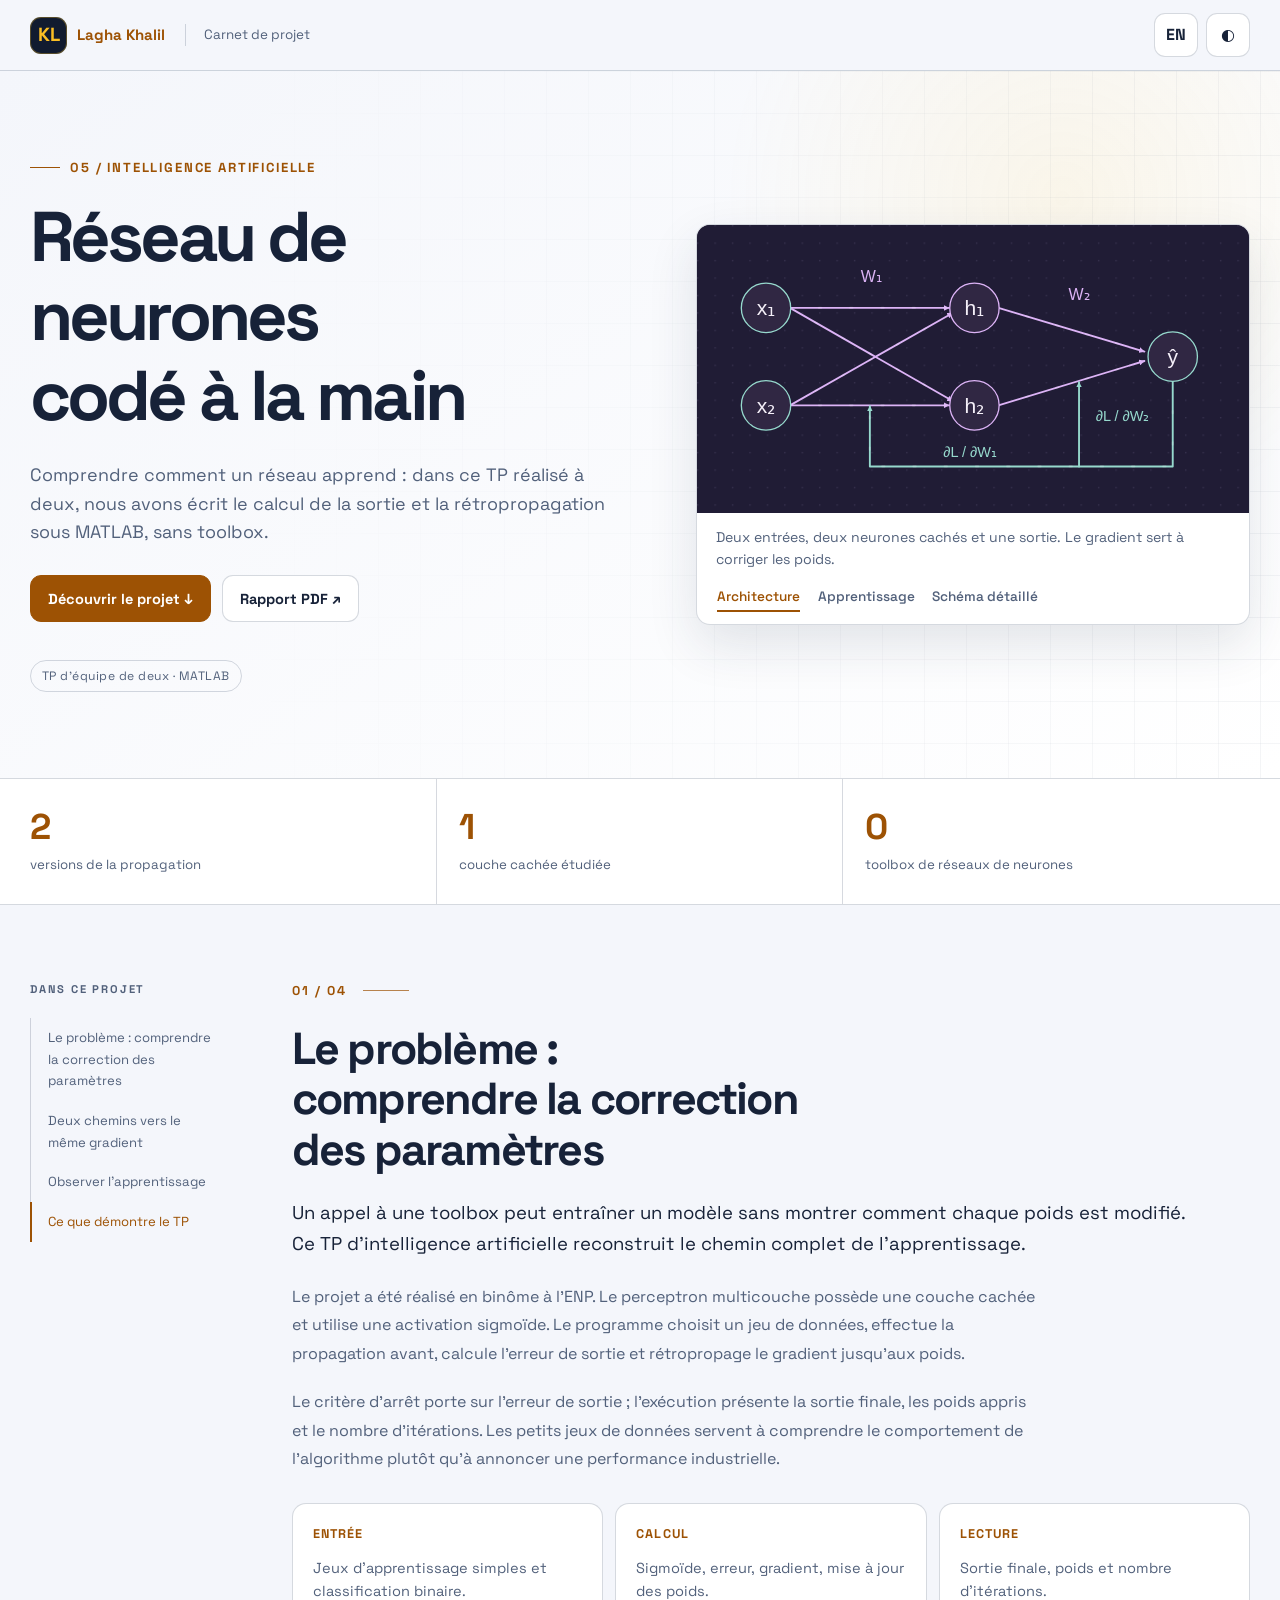
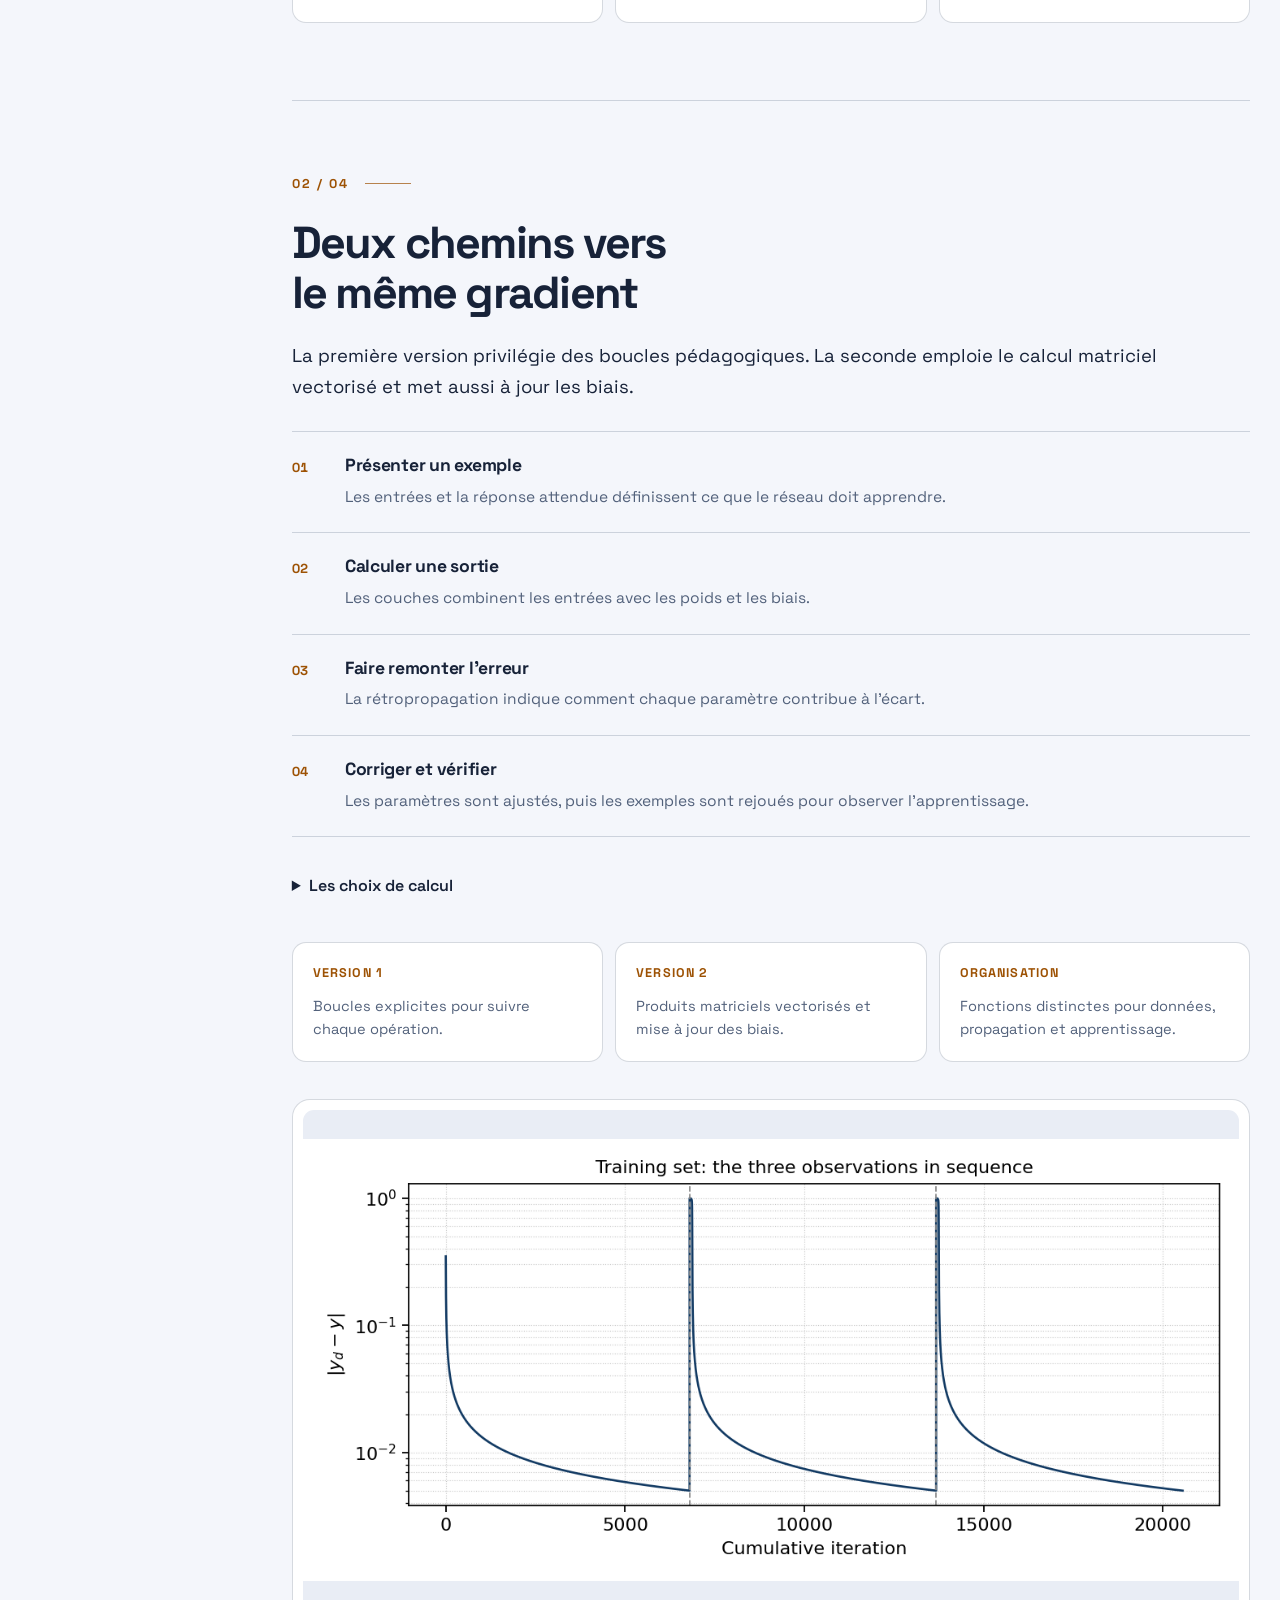
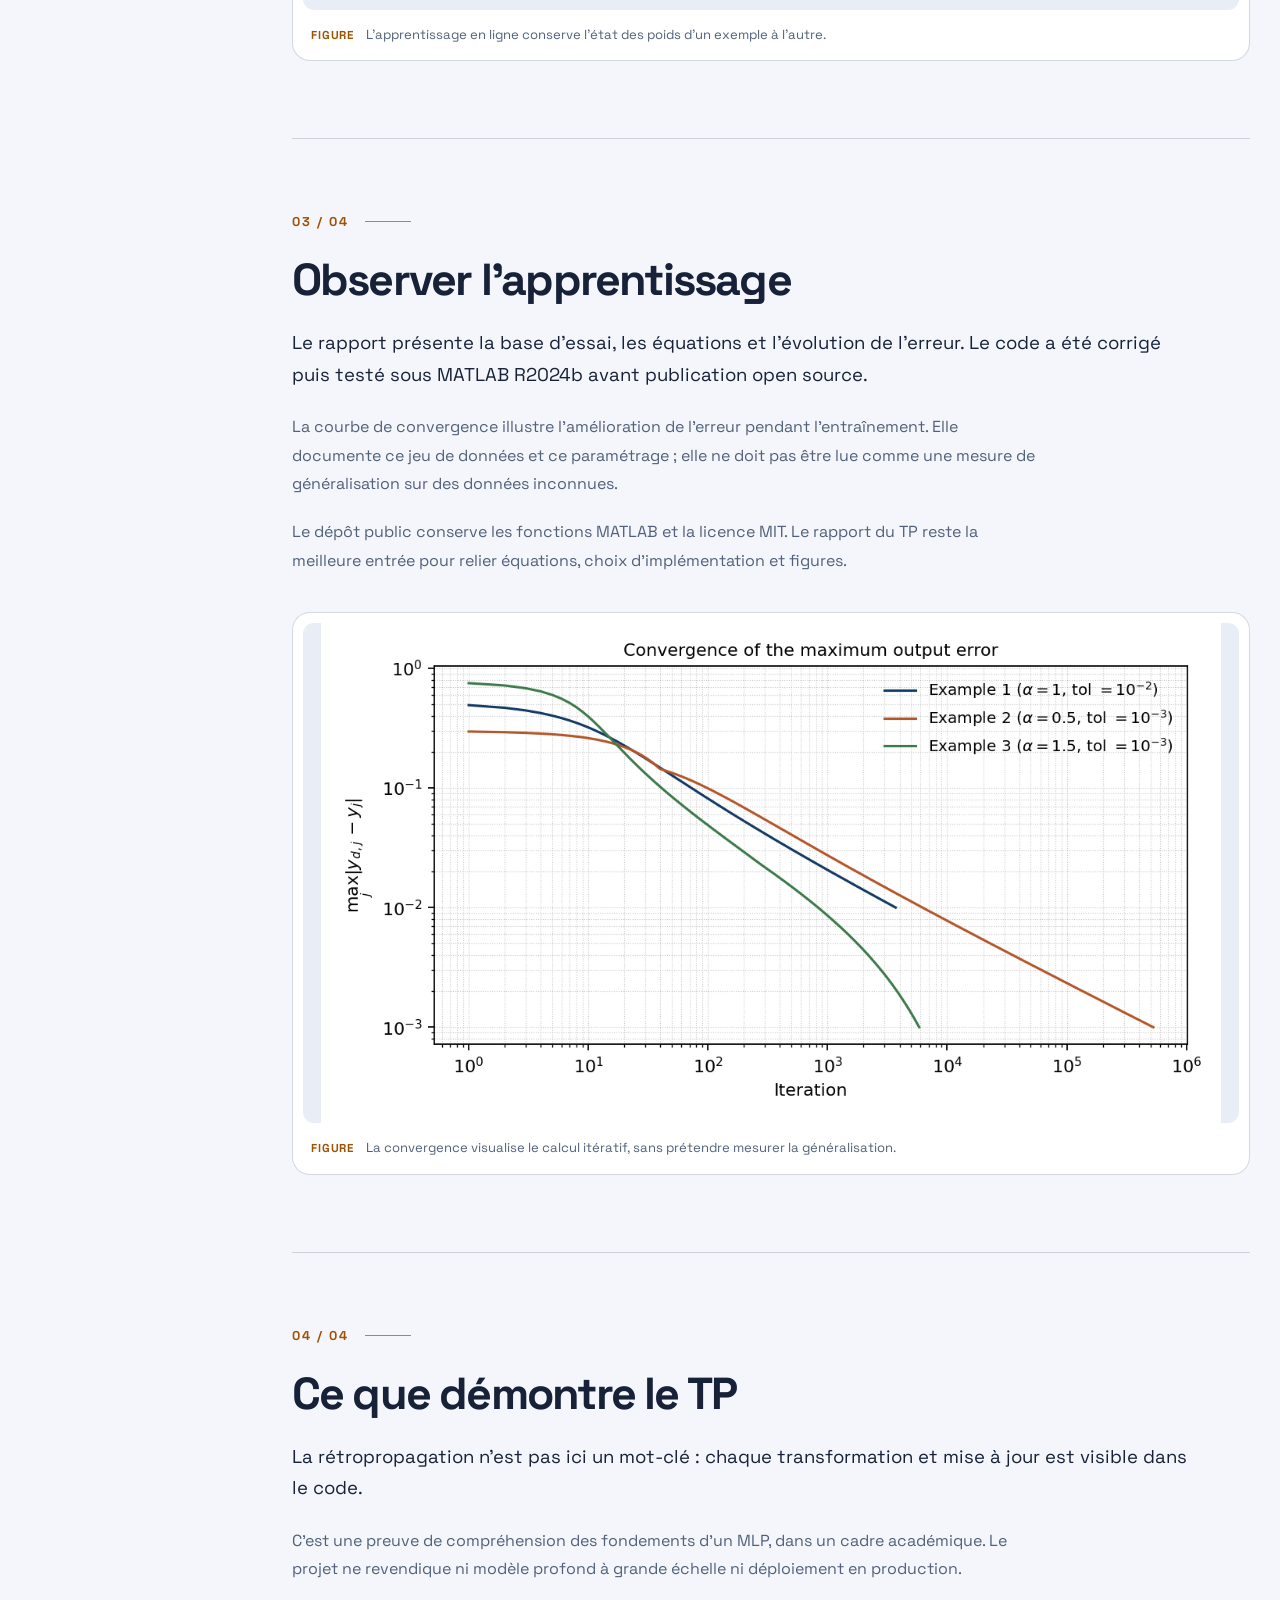
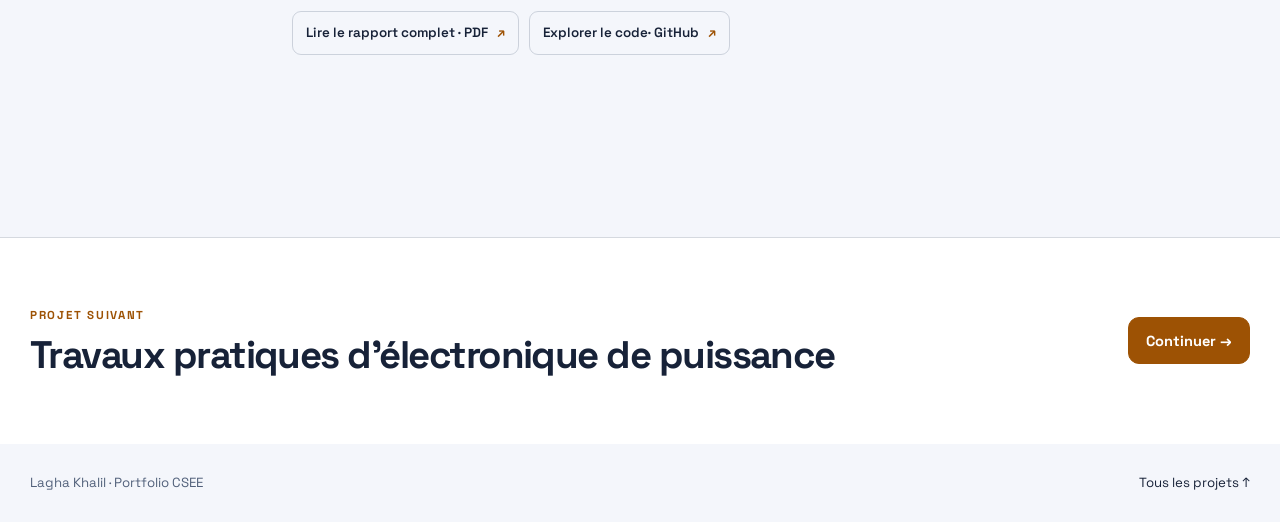
<file: projects/mlp-backpropagation.html>
<!doctype html>
<html lang="fr" data-theme="dark">
<head>
  <meta charset="utf-8"><meta name="viewport" content="width=device-width,initial-scale=1,viewport-fit=cover">
  <title>Réseau de neurones codé à la main — Lagha Khalil</title>
  <meta name="description" content="Comprendre comment un réseau apprend : dans ce TP réalisé à deux, nous avons écrit le calcul de la sortie et la rétropropagation sous MATLAB, sans toolbox.">
  <link rel="canonical" href="https://khalilellahlagha.github.io/projects/mlp-backpropagation.html">
  <meta property="og:type" content="article"><meta property="og:url" content="https://khalilellahlagha.github.io/projects/mlp-backpropagation.html">
  <meta property="og:title" content="Réseau de neurones codé à la main — Lagha Khalil">
  <meta property="og:description" content="Comprendre comment un réseau apprend : dans ce TP réalisé à deux, nous avons écrit le calcul de la sortie et la rétropropagation sous MATLAB, sans toolbox.">
  <meta property="og:image" content="https://khalilellahlagha.github.io/assets/projects/mlp-network.svg">
  <meta property="og:locale" content="fr_FR"><meta property="og:locale:alternate" content="en_US">
  <meta name="theme-color" content="#090e1c">
  <link rel="stylesheet" href="../css/project-views.css?v=9ebfe6e97434"><script defer src="../js/project-views.js?v=2428cd0abaf2"></script>
  <link rel="stylesheet" href="project.css?v=6d0b701c68a6"><script src="project.js?v=b581f3b0aa63" defer></script>
</head>
<body>
  <div class="progress" aria-hidden="true"></div>
  <a class="skip" href="#main"><span lang="fr">Aller au contenu</span><span lang="en">Skip to content</span></a>
  <header class="topbar"><div class="topbar-inner">
    <a class="brand" href="../index.html#projets"><span class="mark" aria-hidden="true">KL</span><span><span lang="fr">Lagha Khalil</span><span lang="en">Khalil Lagha</span></span></a>
    <span class="topbar-title"><span lang="fr">Carnet de projet</span><span lang="en">Project story</span></span>
    <div class="top-actions"><button class="icon-btn lang-toggle" type="button" aria-label="Switch to English">EN</button><button class="icon-btn theme-toggle" type="button" aria-label="Passer au thème clair" aria-pressed="true">◐</button></div>
  </div></header>
  <main id="main">
    <section class="hero" aria-labelledby="page-title"><div class="container">
      <div class="hero-grid"><div>
        <p class="eyebrow"><span lang="fr">05 / Intelligence artificielle</span><span lang="en">05 / Artificial intelligence</span></p>
        <h1 id="page-title"><span lang="fr">Réseau de neurones codé à la main</span><span lang="en">A neural network built from scratch</span></h1>
        <p class="lede"><span lang="fr">Comprendre comment un réseau apprend : dans ce TP réalisé à deux, nous avons écrit le calcul de la sortie et la rétropropagation sous MATLAB, sans toolbox.</span><span lang="en">Understand how a network learns: in this two-person lab, we wrote the forward calculation and backpropagation in MATLAB without a toolbox.</span></p>
        <div class="hero-actions"><a class="button primary" href="#problem"><span lang="fr">Découvrir le projet ↓</span><span lang="en">Explore the project ↓</span></a><a class="button ghost report-link" data-fr="../reports/mlp-backpropagation-report.pdf" data-en="../reports/mlp-backpropagation-report-en.pdf" href="../reports/mlp-backpropagation-report.pdf" target="_blank" rel="noopener"><span lang="fr">Rapport PDF ↗</span><span lang="en">PDF report ↗</span></a></div>
        <div class="hero-index"><span><span lang="fr">TP d’équipe de deux · MATLAB</span><span lang="en">Two-person academic lab · MATLAB</span></span></div>
      </div><div class="project-views" data-project-views><div class="view-stage"><figure id="story-mlp-backpropagation-0" class="view-panel"><a class="view-image plum" href="../assets/projects/mlp-weight-flow.svg" target="_blank" rel="noopener" data-figure-link="story"><img src="../assets/projects/mlp-weight-flow.svg" width="760" height="396" alt="Deux entrées, deux neurones cachés et une sortie. Le gradient sert à corriger les poids." data-figure-alt-fr="Deux entrées, deux neurones cachés et une sortie. Le gradient sert à corriger les poids." data-figure-alt-en="Two inputs, two hidden neurons and one output. The gradient updates the weights." fetchpriority="high"><span class="view-action"><span lang="fr">Agrandir la figure</span><span lang="en">Enlarge figure</span></span></a><figcaption id="story-mlp-backpropagation-0-caption"><span lang="fr">Deux entrées, deux neurones cachés et une sortie. Le gradient sert à corriger les poids.</span><span lang="en">Two inputs, two hidden neurons and one output. The gradient updates the weights.</span></figcaption></figure><figure id="story-mlp-backpropagation-1" class="view-panel" hidden><a class="view-image paper" href="../assets/projects/mlp-sequential-training.png" target="_blank" rel="noopener" data-figure-link="story"><img data-file="../assets/projects/mlp-sequential-training.png" width="760" height="396" alt="Évolution de l’erreur lors de l’apprentissage successif des trois exemples." data-figure-alt-fr="Évolution de l’erreur lors de l’apprentissage successif des trois exemples." data-figure-alt-en="Error over successive training on the three examples." loading="lazy" decoding="async"><span class="view-action"><span lang="fr">Agrandir la figure</span><span lang="en">Enlarge figure</span></span></a><figcaption id="story-mlp-backpropagation-1-caption"><span lang="fr">Évolution de l’erreur lors de l’apprentissage successif des trois exemples.</span><span lang="en">Error over successive training on the three examples.</span></figcaption></figure><figure id="story-mlp-backpropagation-2" class="view-panel" hidden><a class="view-image paper" href="../assets/projects/mlp-network.svg" target="_blank" rel="noopener" data-figure-link="story"><img data-file="../assets/projects/mlp-network.svg" width="760" height="396" alt="Les poids relient entrée, couche cachée et sortie." data-figure-alt-fr="Les poids relient entrée, couche cachée et sortie." data-figure-alt-en="Weights connect input, hidden layer and output." loading="lazy" decoding="async"><span class="view-action"><span lang="fr">Agrandir la figure</span><span lang="en">Enlarge figure</span></span></a><figcaption id="story-mlp-backpropagation-2-caption"><span lang="fr">Les poids relient entrée, couche cachée et sortie.</span><span lang="en">Weights connect input, hidden layer and output.</span></figcaption></figure></div><div class="view-switcher" role="group" aria-label="Vues du projet" data-views-group hidden><button type="button" aria-controls="story-mlp-backpropagation-0" aria-pressed="true"><span lang="fr">Architecture</span><span lang="en">Architecture</span></button><button type="button" aria-controls="story-mlp-backpropagation-1" aria-pressed="false"><span lang="fr">Apprentissage</span><span lang="en">Training</span></button><button type="button" aria-controls="story-mlp-backpropagation-2" aria-pressed="false"><span lang="fr">Schéma détaillé</span><span lang="en">Full diagram</span></button></div></div></div>
    </div></section>
    <section class="metric-band" aria-label="Repères du projet" data-label-fr="Repères du projet" data-label-en="Project highlights"><div class="container metrics"><div class="metric"><strong>2</strong><span><span lang="fr">versions de la propagation</span><span lang="en">propagation implementations</span></span></div><div class="metric"><strong>1</strong><span><span lang="fr">couche cachée étudiée</span><span lang="en">hidden layer studied</span></span></div><div class="metric"><strong>0</strong><span><span lang="fr">toolbox de réseaux de neurones</span><span lang="en">neural-network toolboxes</span></span></div></div></section>
    <div class="container story-shell">
      <nav class="chapter-nav" aria-label="Chapitres" data-label-fr="Chapitres" data-label-en="Chapters"><p><span lang="fr">Dans ce projet</span><span lang="en">In this project</span></p><ol><li><a href="#problem" aria-label="Le problème : comprendre la correction des paramètres" data-label-fr="Le problème : comprendre la correction des paramètres" data-label-en="The problem: understand parameter updates"><span class="chapter-label-full"><span lang="fr">Le problème : comprendre la correction des paramètres</span><span lang="en">The problem: understand parameter updates</span></span><span class="chapter-label-short" aria-hidden="true"><span lang="fr">Contexte</span><span lang="en">Problem</span></span></a></li><li><a href="#method" aria-label="Deux chemins vers le même gradient" data-label-fr="Deux chemins vers le même gradient" data-label-en="Two paths to the same gradient"><span class="chapter-label-full"><span lang="fr">Deux chemins vers le même gradient</span><span lang="en">Two paths to the same gradient</span></span><span class="chapter-label-short" aria-hidden="true"><span lang="fr">Méthode</span><span lang="en">Method</span></span></a></li><li><a href="#evidence" aria-label="Observer l’apprentissage" data-label-fr="Observer l’apprentissage" data-label-en="Watch learning happen"><span class="chapter-label-full"><span lang="fr">Observer l’apprentissage</span><span lang="en">Watch learning happen</span></span><span class="chapter-label-short" aria-hidden="true"><span lang="fr">Résultats</span><span lang="en">Results</span></span></a></li><li><a href="#takeaway" aria-label="Ce que démontre le TP" data-label-fr="Ce que démontre le TP" data-label-en="What the lab demonstrates"><span class="chapter-label-full"><span lang="fr">Ce que démontre le TP</span><span lang="en">What the lab demonstrates</span></span><span class="chapter-label-short" aria-hidden="true"><span lang="fr">Bilan</span><span lang="en">Takeaways</span></span></a></li></ol></nav>
      <div class="story"><section class="chapter" id="problem" aria-labelledby="h-problem"><div class="chapter-head"><span class="chapter-no">01 / 04</span></div><h2 id="h-problem"><span lang="fr">Le problème : comprendre la correction des paramètres</span><span lang="en">The problem: understand parameter updates</span></h2><p class="intro"><span lang="fr">Un appel à une toolbox peut entraîner un modèle sans montrer comment chaque poids est modifié. Ce TP d’intelligence artificielle reconstruit le chemin complet de l’apprentissage.</span><span lang="en">A toolbox call can train a model without showing how each weight changes. This AI lab reconstructs the complete learning path.</span></p><div class="prose"><p><span lang="fr">Le projet a été réalisé en binôme à l’ENP. Le perceptron multicouche possède une couche cachée et utilise une activation sigmoïde. Le programme choisit un jeu de données, effectue la propagation avant, calcule l’erreur de sortie et rétropropage le gradient jusqu’aux poids.</span><span lang="en">This ENP project was completed by two students. The multilayer perceptron has one hidden layer and sigmoid activation. The program selects a data set, performs forward propagation, computes output error and backpropagates gradients to the weights.</span></p><p><span lang="fr">Le critère d’arrêt porte sur l’erreur de sortie ; l’exécution présente la sortie finale, les poids appris et le nombre d’itérations. Les petits jeux de données servent à comprendre le comportement de l’algorithme plutôt qu’à annoncer une performance industrielle.</span><span lang="en">Stopping is based on output error; a run shows final output, learned weights and iteration count. Small teaching data sets help explain the algorithm rather than support industrial-performance claims.</span></p></div><ul class="key-points"><li class="key-point"><b><span lang="fr">Entrée</span><span lang="en">Inputs</span></b><p><span lang="fr">Jeux d’apprentissage simples et classification binaire.</span><span lang="en">Small training sets and binary classification.</span></p></li><li class="key-point"><b><span lang="fr">Calcul</span><span lang="en">Calculation</span></b><p><span lang="fr">Sigmoïde, erreur, gradient, mise à jour des poids.</span><span lang="en">Sigmoid, error, gradient and weight updates.</span></p></li><li class="key-point"><b><span lang="fr">Lecture</span><span lang="en">Readout</span></b><p><span lang="fr">Sortie finale, poids et nombre d’itérations.</span><span lang="en">Final output, weights and iteration count.</span></p></li></ul></section><section class="chapter" id="method" aria-labelledby="h-method"><div class="chapter-head"><span class="chapter-no">02 / 04</span></div><h2 id="h-method"><span lang="fr">Deux chemins vers le même gradient</span><span lang="en">Two paths to the same gradient</span></h2><p class="intro"><span lang="fr">La première version privilégie des boucles pédagogiques. La seconde emploie le calcul matriciel vectorisé et met aussi à jour les biais.</span><span lang="en">The first version favours explicit teaching loops. The second uses vectorised matrix operations and also updates biases.</span></p><ol class="flow-steps"><li><span class="flow-number" aria-hidden="true">01</span><div><h3><span lang="fr">Présenter un exemple</span><span lang="en">Present an example</span></h3><p><span lang="fr">Les entrées et la réponse attendue définissent ce que le réseau doit apprendre.</span><span lang="en">Inputs and the expected response define what the network should learn.</span></p></div></li><li><span class="flow-number" aria-hidden="true">02</span><div><h3><span lang="fr">Calculer une sortie</span><span lang="en">Calculate an output</span></h3><p><span lang="fr">Les couches combinent les entrées avec les poids et les biais.</span><span lang="en">The layers combine inputs with weights and biases.</span></p></div></li><li><span class="flow-number" aria-hidden="true">03</span><div><h3><span lang="fr">Faire remonter l’erreur</span><span lang="en">Backpropagate error</span></h3><p><span lang="fr">La rétropropagation indique comment chaque paramètre contribue à l’écart.</span><span lang="en">Backpropagation indicates how each parameter contributes to the error.</span></p></div></li><li><span class="flow-number" aria-hidden="true">04</span><div><h3><span lang="fr">Corriger et vérifier</span><span lang="en">Update and check</span></h3><p><span lang="fr">Les paramètres sont ajustés, puis les exemples sont rejoués pour observer l’apprentissage.</span><span lang="en">Parameters are updated, then examples are repeated to observe learning.</span></p></div></li></ol><details class="method-detail"><summary><span lang="fr">Les choix de calcul</span><span lang="en">Calculation choices</span></summary><div class="prose"><p><span lang="fr">Cette duplication volontaire aide à suivre les dimensions des vecteurs, les dérivées de la sigmoïde et la circulation de l’erreur d’une couche à l’autre. Elle montre également comment la même logique peut s’exprimer de manière plus compacte en MATLAB.</span><span lang="en">This deliberate duplication helps track vector dimensions, sigmoid derivatives and error flow from layer to layer. It also shows how the same logic can be written more compactly in MATLAB.</span></p><p><span lang="fr">Un mode d’apprentissage en ligne conserve les poids entre exemples successifs. Les fichiers sont séparés entre sélection des données, boucle d’apprentissage, propagation et rétropropagation, afin que chaque étape puisse être étudiée isolément.</span><span lang="en">An online-learning mode carries weights between successive examples. Files separate data selection, training loop, forward propagation and backpropagation so each stage can be inspected independently.</span></p></div></details><ul class="key-points"><li class="key-point"><b><span lang="fr">Version 1</span><span lang="en">Version 1</span></b><p><span lang="fr">Boucles explicites pour suivre chaque opération.</span><span lang="en">Explicit loops for following each operation.</span></p></li><li class="key-point"><b><span lang="fr">Version 2</span><span lang="en">Version 2</span></b><p><span lang="fr">Produits matriciels vectorisés et mise à jour des biais.</span><span lang="en">Vectorised matrix products and bias updates.</span></p></li><li class="key-point"><b><span lang="fr">Organisation</span><span lang="en">Structure</span></b><p><span lang="fr">Fonctions distinctes pour données, propagation et apprentissage.</span><span lang="en">Separate functions for data, propagation and learning.</span></p></li></ul><figure class="figure"><a class="figure-link" href="../assets/projects/mlp-sequential-training.png?v=ad3beb980489" target="_blank" rel="noopener" aria-label="Illustration de l’apprentissage séquentiel du perceptron — Ouvrir l’image en grand" data-label-fr="Illustration de l’apprentissage séquentiel du perceptron — Ouvrir l’image en grand" data-label-en="Illustration of sequential perceptron training — View full-size image"><img src="../assets/projects/mlp-sequential-training.png?v=ad3beb980489" alt="Illustration de l’apprentissage séquentiel du perceptron" data-alt-fr="Illustration de l’apprentissage séquentiel du perceptron" data-alt-en="Illustration of sequential perceptron training" width="1152" height="544" loading="lazy" decoding="async"><span class="figure-zoom" aria-hidden="true"><span lang="fr">Toucher pour agrandir ↗</span><span lang="en">Tap to enlarge ↗</span></span></a><figcaption><strong>FIGURE</strong><span><span lang="fr">L’apprentissage en ligne conserve l’état des poids d’un exemple à l’autre.</span><span lang="en">Online training carries the weights from one example to the next.</span></span></figcaption></figure></section><section class="chapter" id="evidence" aria-labelledby="h-evidence"><div class="chapter-head"><span class="chapter-no">03 / 04</span></div><h2 id="h-evidence"><span lang="fr">Observer l’apprentissage</span><span lang="en">Watch learning happen</span></h2><p class="intro"><span lang="fr">Le rapport présente la base d’essai, les équations et l’évolution de l’erreur. Le code a été corrigé puis testé sous MATLAB R2024b avant publication open source.</span><span lang="en">The report presents the teaching data, equations and error evolution. The code was corrected and tested in MATLAB R2024b before its open-source publication.</span></p><div class="prose"><p><span lang="fr">La courbe de convergence illustre l’amélioration de l’erreur pendant l’entraînement. Elle documente ce jeu de données et ce paramétrage ; elle ne doit pas être lue comme une mesure de généralisation sur des données inconnues.</span><span lang="en">The convergence curve illustrates training-error reduction. It documents this data set and configuration; it is not a generalisation measure on unseen data.</span></p><p><span lang="fr">Le dépôt public conserve les fonctions MATLAB et la licence MIT. Le rapport du TP reste la meilleure entrée pour relier équations, choix d’implémentation et figures.</span><span lang="en">The public repository contains MATLAB functions under the MIT licence. The lab report is the best entry point for connecting equations, implementation choices and figures.</span></p></div><figure class="figure"><a class="figure-link" href="../assets/projects/mlp-convergence.png?v=b1c89785e4c4" target="_blank" rel="noopener" aria-label="Courbe de convergence de l’erreur pendant l’apprentissage — Ouvrir l’image en grand" data-label-fr="Courbe de convergence de l’erreur pendant l’apprentissage — Ouvrir l’image en grand" data-label-en="Training-error convergence chart — View full-size image"><img src="../assets/projects/mlp-convergence.png?v=b1c89785e4c4" alt="Courbe de convergence de l’erreur pendant l’apprentissage" data-alt-fr="Courbe de convergence de l’erreur pendant l’apprentissage" data-alt-en="Training-error convergence chart" width="1152" height="640" loading="lazy" decoding="async"><span class="figure-zoom" aria-hidden="true"><span lang="fr">Toucher pour agrandir ↗</span><span lang="en">Tap to enlarge ↗</span></span></a><figcaption><strong>FIGURE</strong><span><span lang="fr">La convergence visualise le calcul itératif, sans prétendre mesurer la généralisation.</span><span lang="en">Convergence visualises iteration without claiming generalisation.</span></span></figcaption></figure></section><section class="chapter" id="takeaway" aria-labelledby="h-takeaway"><div class="chapter-head"><span class="chapter-no">04 / 04</span></div><h2 id="h-takeaway"><span lang="fr">Ce que démontre le TP</span><span lang="en">What the lab demonstrates</span></h2><p class="intro"><span lang="fr">La rétropropagation n’est pas ici un mot-clé : chaque transformation et mise à jour est visible dans le code.</span><span lang="en">Backpropagation is not merely a keyword here: every transform and update is visible in the code.</span></p><div class="prose"><p><span lang="fr">C’est une preuve de compréhension des fondements d’un MLP, dans un cadre académique. Le projet ne revendique ni modèle profond à grande échelle ni déploiement en production.</span><span lang="en">It demonstrates understanding of MLP fundamentals in an academic setting. The project makes no claim of large-scale deep learning or production deployment.</span></p></div><div class="artifact-row"><a class="report-link" data-fr="../reports/mlp-backpropagation-report.pdf" data-en="../reports/mlp-backpropagation-report-en.pdf" href="../reports/mlp-backpropagation-report.pdf" target="_blank" rel="noopener"><span lang="fr">Lire le rapport complet · PDF</span><span lang="en">Read the full report · PDF</span></a><a href="https://github.com/KhalilEllahLAGHA/mlp-backpropagation-matlab" target="_blank" rel="noopener"><span lang="fr">Explorer le code</span><span lang="en">Explore the code</span> · GitHub</a></div></section></div>
    </div>
    <section class="next"><div class="container next-inner"><div><p class="next-kicker"><span lang="fr">Projet suivant</span><span lang="en">Next project</span></p><h2><span lang="fr">Travaux pratiques d’électronique de puissance</span><span lang="en">Power electronics laboratory work</span></h2></div><a class="button primary" href="power-electronics-labs.html"><span lang="fr">Continuer →</span><span lang="en">Continue →</span></a></div></section>
  </main>
  <footer class="footer"><div class="container footer-inner"><span><span lang="fr">Lagha Khalil · Portfolio CSEE</span><span lang="en">Khalil Lagha · CSEE portfolio</span></span><a href="../index.html#projets"><span lang="fr">Tous les projets ↑</span><span lang="en">All projects ↑</span></a></div></footer>
</body></html>
</file>
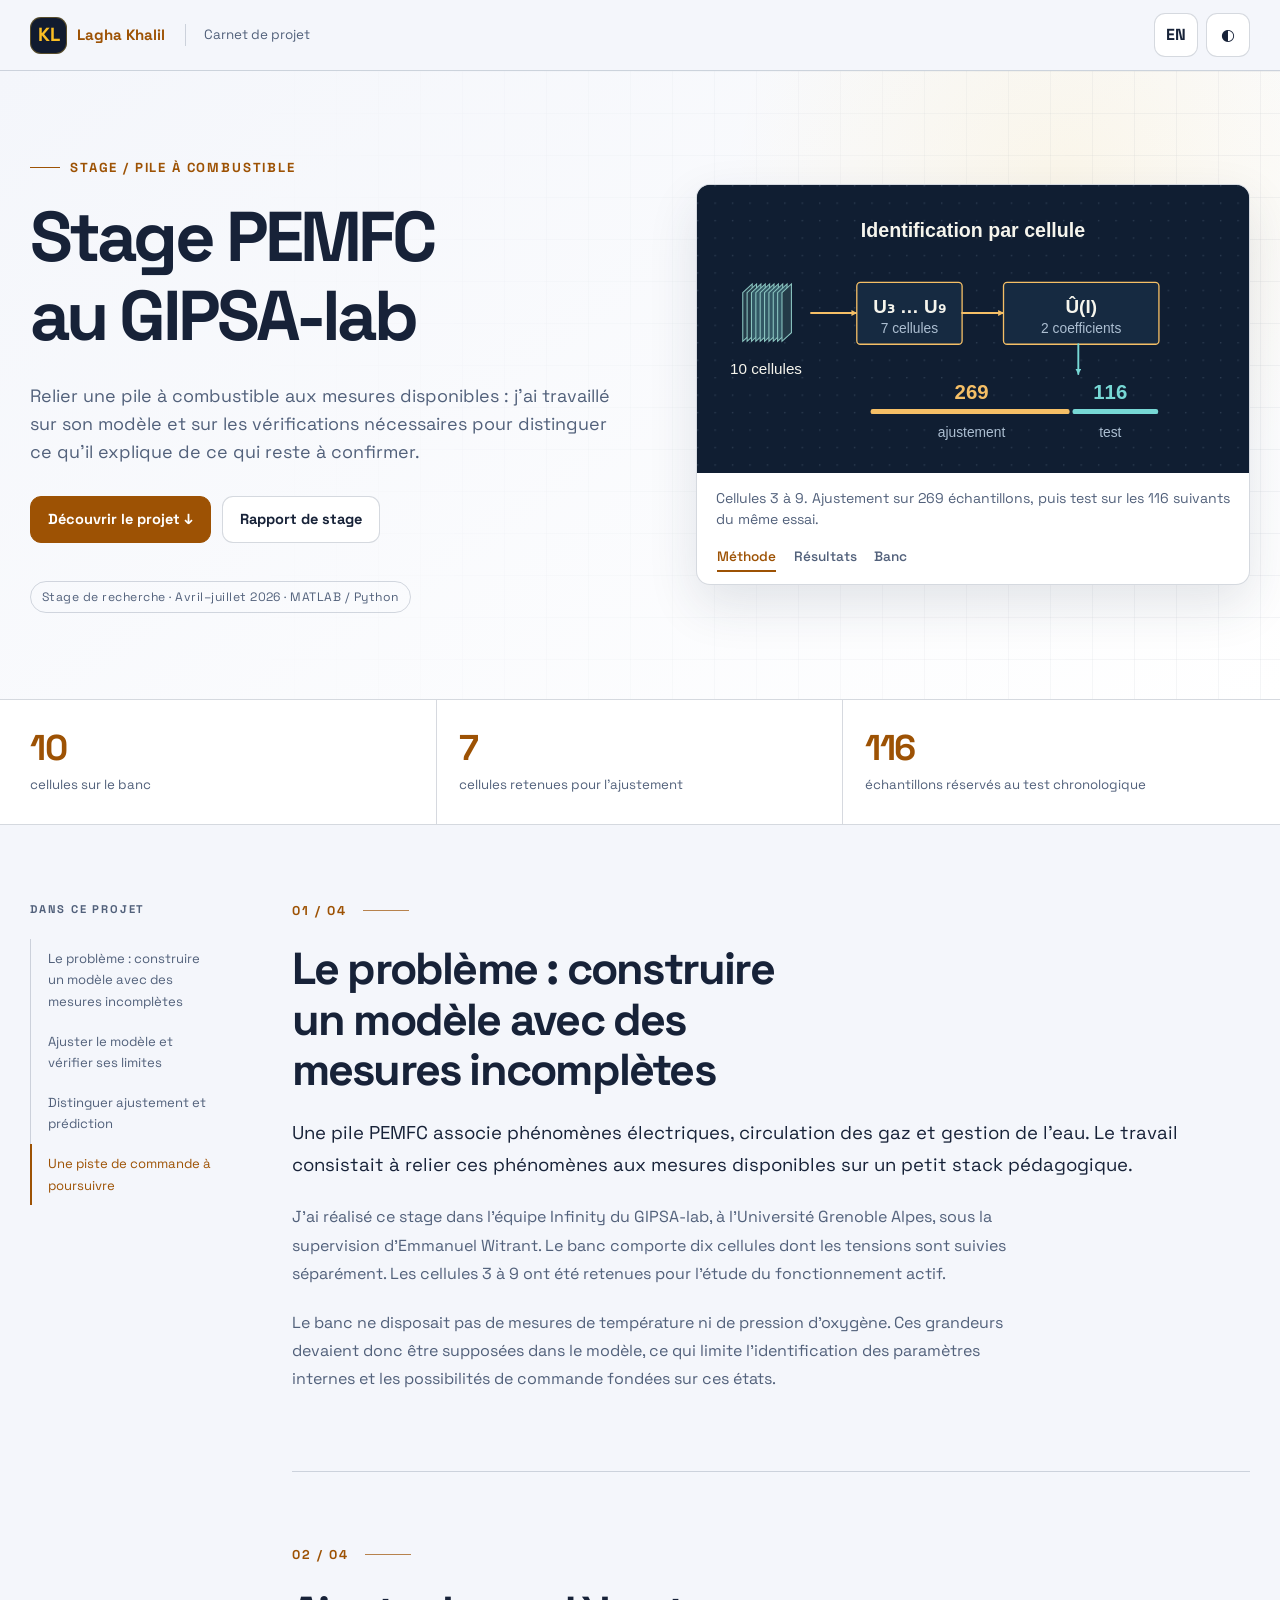
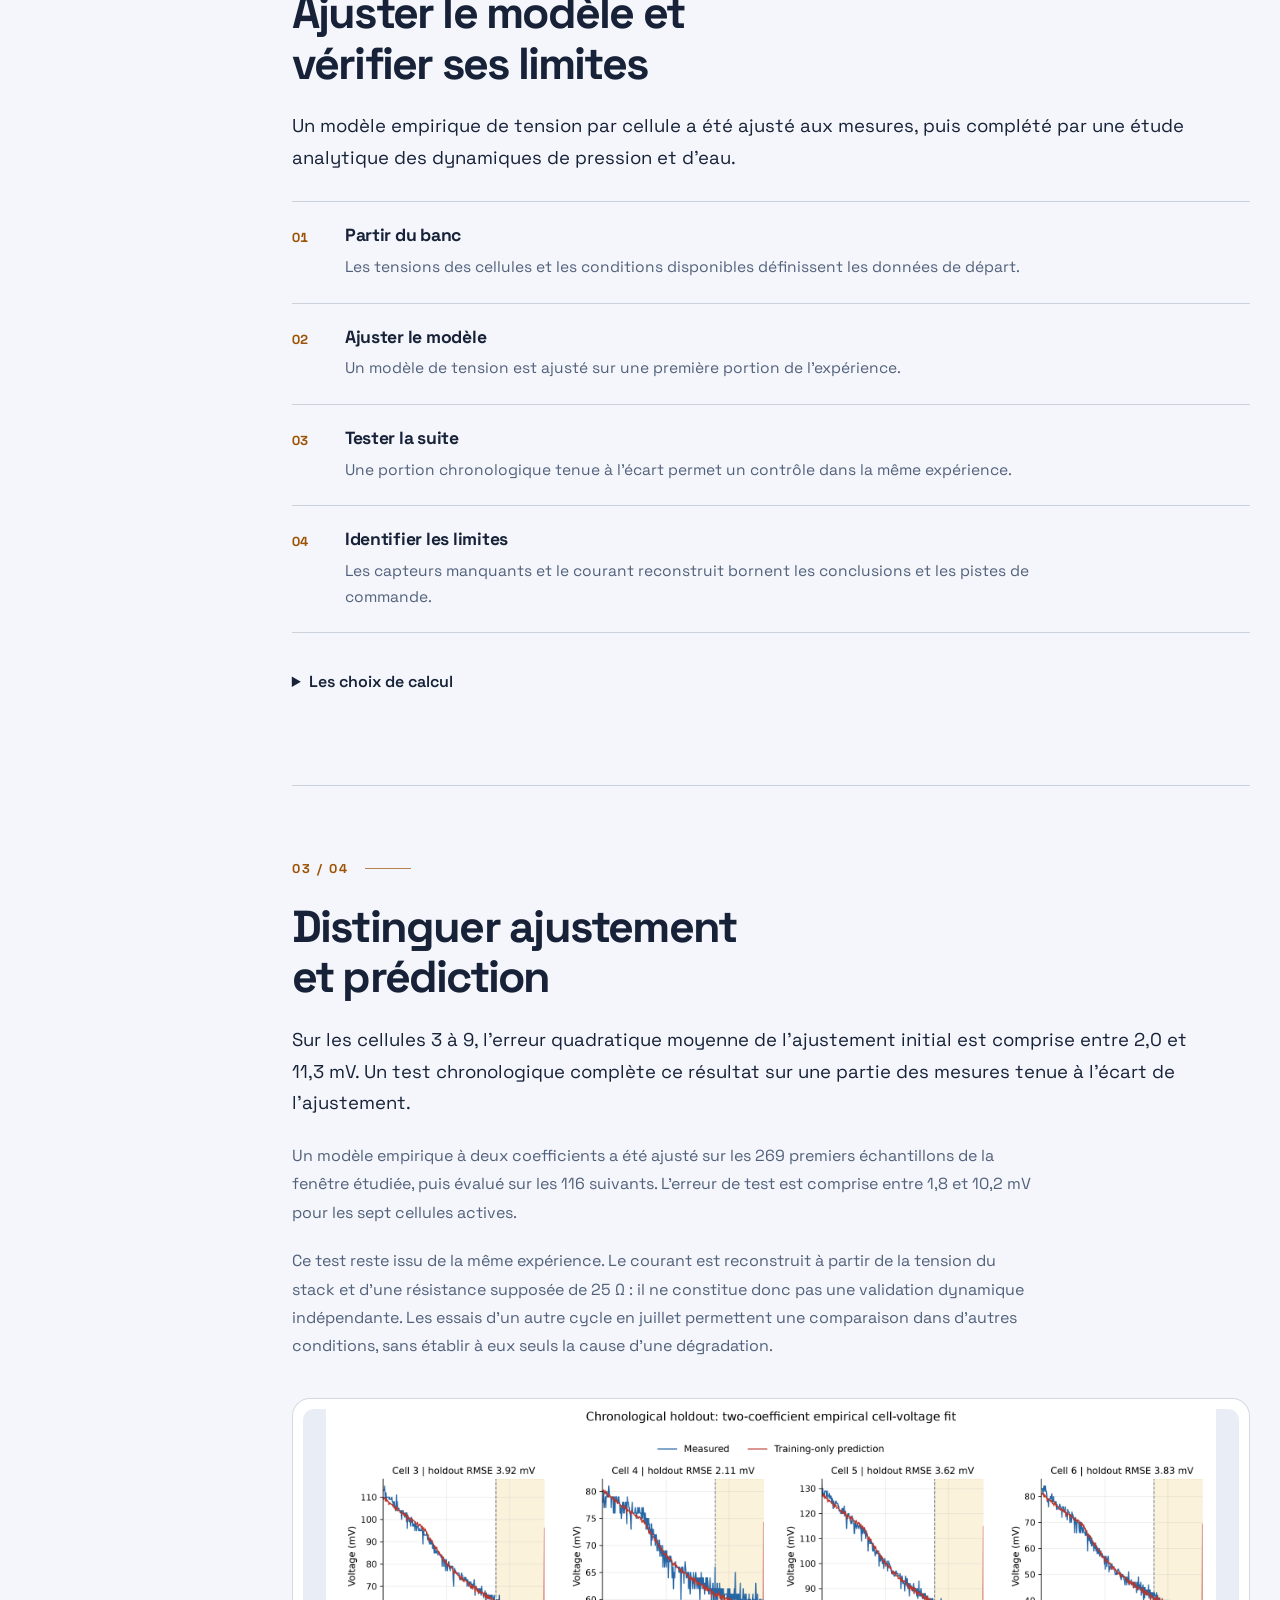
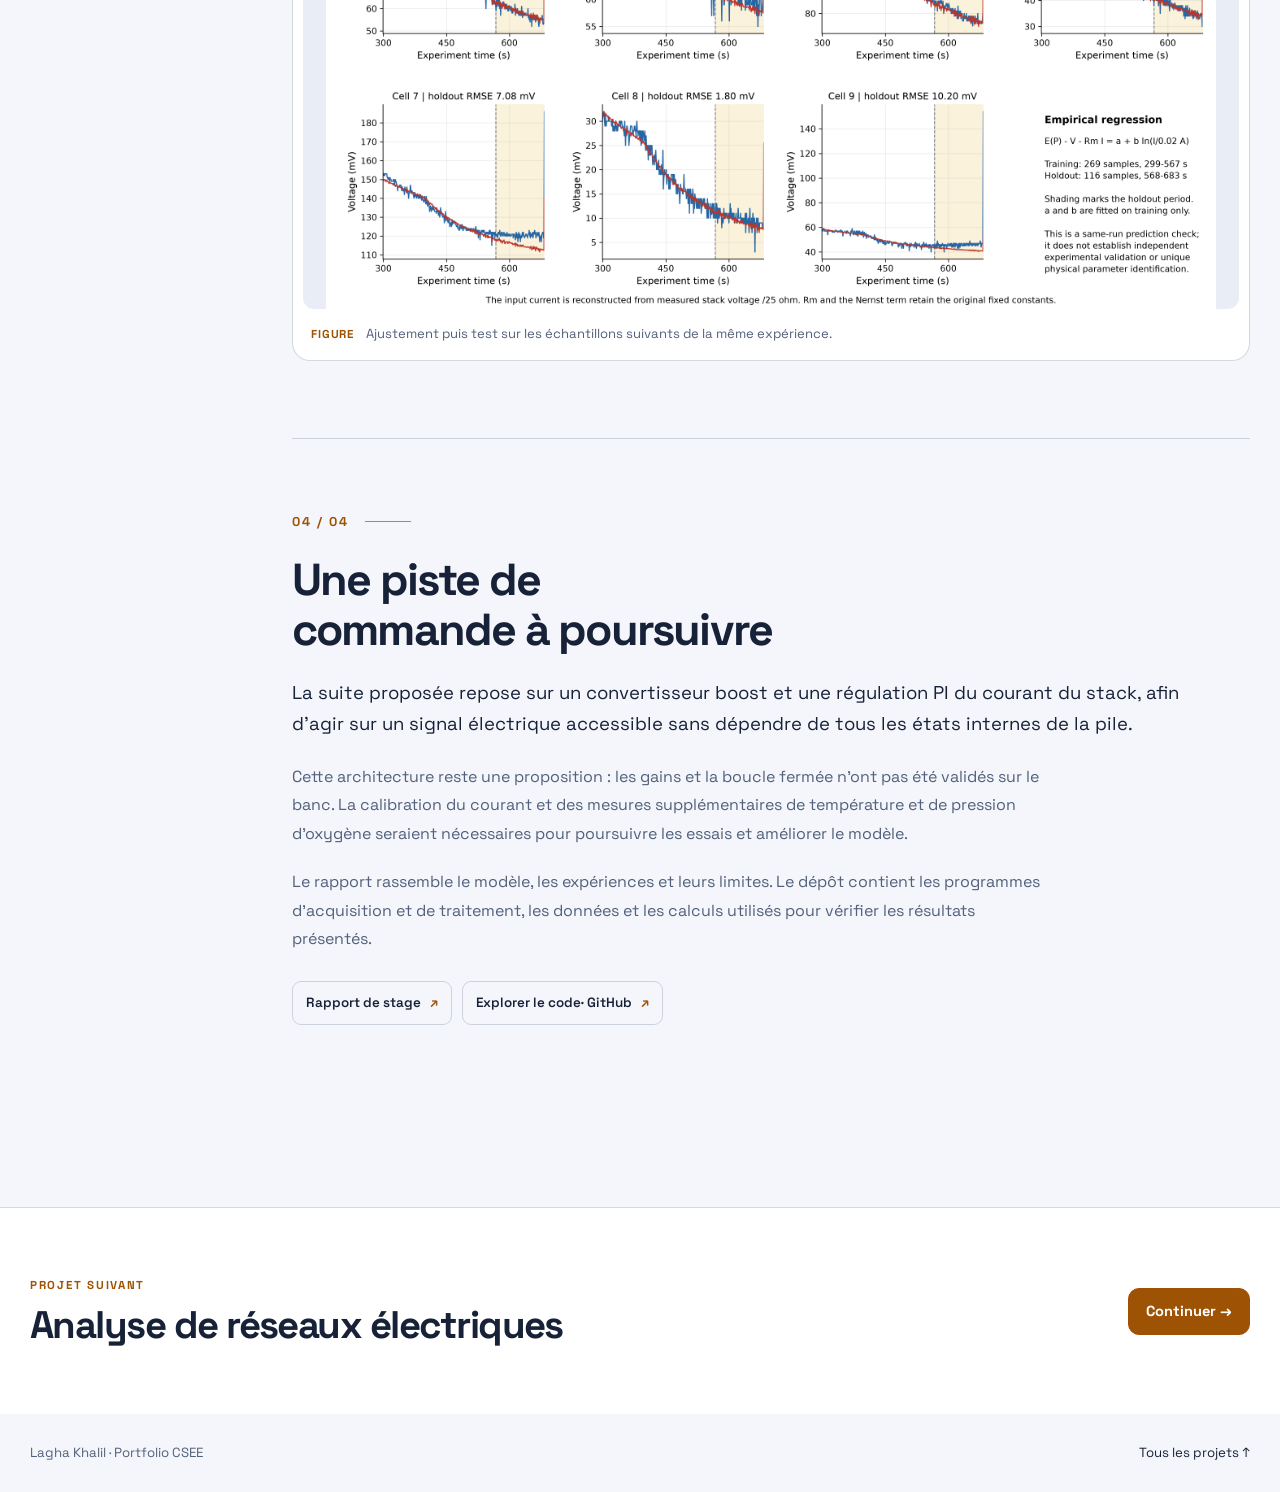
<file: projects/pemfc-internship.html>
<!doctype html>
<html lang="fr" data-theme="dark">
<head>
  <meta charset="utf-8"><meta name="viewport" content="width=device-width,initial-scale=1,viewport-fit=cover">
  <title>Stage PEMFC au GIPSA-lab — Lagha Khalil</title>
  <meta name="description" content="Relier une pile à combustible aux mesures disponibles : j’ai travaillé sur son modèle et sur les vérifications nécessaires pour distinguer ce qu’il explique de ce qui reste à confirmer.">
  <link rel="canonical" href="https://khalilellahlagha.github.io/projects/pemfc-internship.html">
  <meta property="og:type" content="article"><meta property="og:url" content="https://khalilellahlagha.github.io/projects/pemfc-internship.html">
  <meta property="og:title" content="Stage PEMFC au GIPSA-lab — Lagha Khalil">
  <meta property="og:description" content="Relier une pile à combustible aux mesures disponibles : j’ai travaillé sur son modèle et sur les vérifications nécessaires pour distinguer ce qu’il explique de ce qui reste à confirmer.">
  <meta property="og:image" content="https://khalilellahlagha.github.io/assets/projects/pemfc-bench.png">
  <meta property="og:locale" content="fr_FR"><meta property="og:locale:alternate" content="en_US">
  <meta name="theme-color" content="#090e1c">
  <link rel="stylesheet" href="../css/project-views.css?v=9ebfe6e97434"><script defer src="../js/project-views.js?v=2428cd0abaf2"></script>
  <link rel="stylesheet" href="project.css?v=6d0b701c68a6"><script src="project.js?v=b581f3b0aa63" defer></script>
</head>
<body>
  <div class="progress" aria-hidden="true"></div>
  <a class="skip" href="#main"><span lang="fr">Aller au contenu</span><span lang="en">Skip to content</span></a>
  <header class="topbar"><div class="topbar-inner">
    <a class="brand" href="../index.html#projets"><span class="mark" aria-hidden="true">KL</span><span><span lang="fr">Lagha Khalil</span><span lang="en">Khalil Lagha</span></span></a>
    <span class="topbar-title"><span lang="fr">Carnet de projet</span><span lang="en">Project story</span></span>
    <div class="top-actions"><button class="icon-btn lang-toggle" type="button" aria-label="Switch to English">EN</button><button class="icon-btn theme-toggle" type="button" aria-label="Passer au thème clair" aria-pressed="true">◐</button></div>
  </div></header>
  <main id="main">
    <section class="hero" aria-labelledby="page-title"><div class="container">
      <div class="hero-grid"><div>
        <p class="eyebrow"><span lang="fr">Stage / Pile à combustible</span><span lang="en">Internship / Fuel cell</span></p>
        <h1 id="page-title"><span lang="fr">Stage PEMFC au GIPSA-lab</span><span lang="en">PEMFC internship at GIPSA-lab</span></h1>
        <p class="lede"><span lang="fr">Relier une pile à combustible aux mesures disponibles : j’ai travaillé sur son modèle et sur les vérifications nécessaires pour distinguer ce qu’il explique de ce qui reste à confirmer.</span><span lang="en">Connect a fuel cell to the measurements available: I worked on its model and the checks needed to distinguish what it explains from what remains uncertain.</span></p>
        <div class="hero-actions"><a class="button primary" href="#problem"><span lang="fr">Découvrir le projet ↓</span><span lang="en">Explore the project ↓</span></a><a class="button ghost report-link" data-fr="../reports/Khalil_Lagha_PEMFC_Internship_Report.pdf" data-en="../reports/Khalil_Lagha_PEMFC_Internship_Report.pdf" href="../reports/Khalil_Lagha_PEMFC_Internship_Report.pdf" target="_blank" rel="noopener" download="Khalil_Lagha_PEMFC_Internship_Report.pdf"><span lang="fr">Rapport de stage</span><span lang="en">Internship report</span></a></div>
        <div class="hero-index"><span><span lang="fr">Stage de recherche · Avril–juillet 2026 · MATLAB / Python</span><span lang="en">Research internship · April–July 2026 · MATLAB / Python</span></span></div>
      </div><div class="project-views" data-project-views><div class="view-stage"><figure id="story-pemfc-internship-0" class="view-panel"><a class="view-image navy" href="../assets/projects/pemfc-identification-fr.svg" target="_blank" rel="noopener" data-figure-link="story"><img src="../assets/projects/pemfc-identification-fr.svg" data-source-fr="../assets/projects/pemfc-identification-fr.svg" data-source-en="../assets/projects/pemfc-identification-en.svg" width="760" height="396" alt="Cellules 3 à 9. Ajustement sur 269 échantillons, puis test sur les 116 suivants du même essai." data-figure-alt-fr="Cellules 3 à 9. Ajustement sur 269 échantillons, puis test sur les 116 suivants du même essai." data-figure-alt-en="Cells 3–9. The model was fitted to 269 samples and tested on the next 116 from the same run." fetchpriority="high"><span class="view-action"><span lang="fr">Agrandir la figure</span><span lang="en">Enlarge figure</span></span></a><figcaption id="story-pemfc-internship-0-caption"><span lang="fr">Cellules 3 à 9. Ajustement sur 269 échantillons, puis test sur les 116 suivants du même essai.</span><span lang="en">Cells 3–9. The model was fitted to 269 samples and tested on the next 116 from the same run.</span></figcaption></figure><figure id="story-pemfc-internship-1" class="view-panel" hidden><a class="view-image paper" href="../assets/projects/pemfc-holdout.png" target="_blank" rel="noopener" data-figure-link="story"><img data-file="../assets/projects/pemfc-holdout.png" width="760" height="396" alt="Comparaison des tensions mesurées et prédites sur la fenêtre de test chronologique." data-figure-alt-fr="Comparaison des tensions mesurées et prédites sur la fenêtre de test chronologique." data-figure-alt-en="Measured and predicted voltages over the chronological test window." loading="lazy" decoding="async"><span class="view-action"><span lang="fr">Agrandir la figure</span><span lang="en">Enlarge figure</span></span></a><figcaption id="story-pemfc-internship-1-caption"><span lang="fr">Comparaison des tensions mesurées et prédites sur la fenêtre de test chronologique.</span><span lang="en">Measured and predicted voltages over the chronological test window.</span></figcaption></figure><figure id="story-pemfc-internship-2" class="view-panel" hidden><a class="view-image paper" href="../assets/projects/pemfc-bench.png" target="_blank" rel="noopener" data-figure-link="story"><img data-file="../assets/projects/pemfc-bench.png" width="760" height="396" alt="Le banc utilisé pendant le stage au GIPSA-lab." data-figure-alt-fr="Le banc utilisé pendant le stage au GIPSA-lab." data-figure-alt-en="The test bench used during the GIPSA-lab internship." loading="lazy" decoding="async"><span class="view-action"><span lang="fr">Agrandir la figure</span><span lang="en">Enlarge figure</span></span></a><figcaption id="story-pemfc-internship-2-caption"><span lang="fr">Le banc utilisé pendant le stage au GIPSA-lab.</span><span lang="en">The test bench used during the GIPSA-lab internship.</span></figcaption></figure></div><div class="view-switcher" role="group" aria-label="Vues du projet" data-views-group hidden><button type="button" aria-controls="story-pemfc-internship-0" aria-pressed="true"><span lang="fr">Méthode</span><span lang="en">Workflow</span></button><button type="button" aria-controls="story-pemfc-internship-1" aria-pressed="false"><span lang="fr">Résultats</span><span lang="en">Results</span></button><button type="button" aria-controls="story-pemfc-internship-2" aria-pressed="false"><span lang="fr">Banc</span><span lang="en">Bench</span></button></div></div></div>
    </div></section>
    <section class="metric-band" aria-label="Repères du projet" data-label-fr="Repères du projet" data-label-en="Project highlights"><div class="container metrics"><div class="metric"><strong>10</strong><span><span lang="fr">cellules sur le banc</span><span lang="en">cells on the test bench</span></span></div><div class="metric"><strong>7</strong><span><span lang="fr">cellules retenues pour l’ajustement</span><span lang="en">cells used for fitting</span></span></div><div class="metric"><strong>116</strong><span><span lang="fr">échantillons réservés au test chronologique</span><span lang="en">samples reserved for the chronological test</span></span></div></div></section>
    <div class="container story-shell">
      <nav class="chapter-nav" aria-label="Chapitres" data-label-fr="Chapitres" data-label-en="Chapters"><p><span lang="fr">Dans ce projet</span><span lang="en">In this project</span></p><ol><li><a href="#problem" aria-label="Le problème : construire un modèle avec des mesures incomplètes" data-label-fr="Le problème : construire un modèle avec des mesures incomplètes" data-label-en="The problem: model a system with incomplete measurements"><span class="chapter-label-full"><span lang="fr">Le problème : construire un modèle avec des mesures incomplètes</span><span lang="en">The problem: model a system with incomplete measurements</span></span><span class="chapter-label-short" aria-hidden="true"><span lang="fr">Contexte</span><span lang="en">Problem</span></span></a></li><li><a href="#method" aria-label="Ajuster le modèle et vérifier ses limites" data-label-fr="Ajuster le modèle et vérifier ses limites" data-label-en="Fit the model and check its limits"><span class="chapter-label-full"><span lang="fr">Ajuster le modèle et vérifier ses limites</span><span lang="en">Fit the model and check its limits</span></span><span class="chapter-label-short" aria-hidden="true"><span lang="fr">Méthode</span><span lang="en">Method</span></span></a></li><li><a href="#evidence" aria-label="Distinguer ajustement et prédiction" data-label-fr="Distinguer ajustement et prédiction" data-label-en="Separate fitting from prediction"><span class="chapter-label-full"><span lang="fr">Distinguer ajustement et prédiction</span><span lang="en">Separate fitting from prediction</span></span><span class="chapter-label-short" aria-hidden="true"><span lang="fr">Résultats</span><span lang="en">Results</span></span></a></li><li><a href="#takeaway" aria-label="Une piste de commande à poursuivre" data-label-fr="Une piste de commande à poursuivre" data-label-en="A control approach to develop"><span class="chapter-label-full"><span lang="fr">Une piste de commande à poursuivre</span><span lang="en">A control approach to develop</span></span><span class="chapter-label-short" aria-hidden="true"><span lang="fr">Bilan</span><span lang="en">Takeaways</span></span></a></li></ol></nav>
      <div class="story"><section class="chapter" id="problem" aria-labelledby="h-problem"><div class="chapter-head"><span class="chapter-no">01 / 04</span></div><h2 id="h-problem"><span lang="fr">Le problème : construire un modèle avec des mesures incomplètes</span><span lang="en">The problem: model a system with incomplete measurements</span></h2><p class="intro"><span lang="fr">Une pile PEMFC associe phénomènes électriques, circulation des gaz et gestion de l’eau. Le travail consistait à relier ces phénomènes aux mesures disponibles sur un petit stack pédagogique.</span><span lang="en">A PEM fuel cell combines electrical behaviour, gas flow and water management. The work was to connect these processes to the measurements available on a small educational stack.</span></p><div class="prose"><p><span lang="fr">J’ai réalisé ce stage dans l’équipe Infinity du GIPSA-lab, à l’Université Grenoble Alpes, sous la supervision d’Emmanuel Witrant. Le banc comporte dix cellules dont les tensions sont suivies séparément. Les cellules 3 à 9 ont été retenues pour l’étude du fonctionnement actif.</span><span lang="en">I completed this internship in the Infinity team at GIPSA-lab, Université Grenoble Alpes, under Emmanuel Witrant’s supervision. The bench has ten cells with individual voltage measurements. Cells 3 to 9 were selected for the active-operation study.</span></p><p><span lang="fr">Le banc ne disposait pas de mesures de température ni de pression d’oxygène. Ces grandeurs devaient donc être supposées dans le modèle, ce qui limite l’identification des paramètres internes et les possibilités de commande fondées sur ces états.</span><span lang="en">The bench did not provide temperature or oxygen-pressure measurements. These quantities therefore had to be assumed in the model, limiting identification of internal parameters and control based on those states.</span></p></div></section><section class="chapter" id="method" aria-labelledby="h-method"><div class="chapter-head"><span class="chapter-no">02 / 04</span></div><h2 id="h-method"><span lang="fr">Ajuster le modèle et vérifier ses limites</span><span lang="en">Fit the model and check its limits</span></h2><p class="intro"><span lang="fr">Un modèle empirique de tension par cellule a été ajusté aux mesures, puis complété par une étude analytique des dynamiques de pression et d’eau.</span><span lang="en">An empirical per-cell voltage model was fitted to measurements, alongside an analytical study of pressure and water dynamics.</span></p><ol class="flow-steps"><li><span class="flow-number" aria-hidden="true">01</span><div><h3><span lang="fr">Partir du banc</span><span lang="en">Start with the bench</span></h3><p><span lang="fr">Les tensions des cellules et les conditions disponibles définissent les données de départ.</span><span lang="en">Cell voltages and available operating conditions define the starting data.</span></p></div></li><li><span class="flow-number" aria-hidden="true">02</span><div><h3><span lang="fr">Ajuster le modèle</span><span lang="en">Fit the model</span></h3><p><span lang="fr">Un modèle de tension est ajusté sur une première portion de l’expérience.</span><span lang="en">A voltage model is fitted on an initial portion of the experiment.</span></p></div></li><li><span class="flow-number" aria-hidden="true">03</span><div><h3><span lang="fr">Tester la suite</span><span lang="en">Test the next segment</span></h3><p><span lang="fr">Une portion chronologique tenue à l’écart permet un contrôle dans la même expérience.</span><span lang="en">A held-back chronological segment provides a check within the same experiment.</span></p></div></li><li><span class="flow-number" aria-hidden="true">04</span><div><h3><span lang="fr">Identifier les limites</span><span lang="en">Identify limits</span></h3><p><span lang="fr">Les capteurs manquants et le courant reconstruit bornent les conclusions et les pistes de commande.</span><span lang="en">Missing sensors and reconstructed current limit conclusions and control proposals.</span></p></div></li></ol><details class="method-detail"><summary><span lang="fr">Les choix de calcul</span><span lang="en">Calculation choices</span></summary><div class="prose"><p><span lang="fr">L’ajustement initial utilise une température fixe de 343,15 K, une pression partielle d’oxygène de 0,21 atm et une hydratation de membrane de 14. Certains coefficients n’étant pas identifiables séparément, leur ajustement ne suffit pas à leur donner une interprétation physique unique.</span><span lang="en">The initial fit uses a fixed temperature of 343.15 K, an oxygen partial pressure of 0.21 atm and membrane hydration of 14. Some coefficients cannot be identified separately, so fitting them does not establish a unique physical interpretation.</span></p><p><span lang="fr">L’analyse structurelle montre que le débit d’hydrogène seul ne permet pas de commander tous les états du modèle étudié. La tension seule ne permet pas non plus de tous les observer. Ces résultats et les capteurs manquants motivent l’étude d’une commande à partir des grandeurs électriques accessibles.</span><span lang="en">The structural analysis shows that hydrogen flow alone cannot control all states of the model studied. Voltage alone cannot observe them all either. These results and the missing sensors motivate control using the electrical quantities that can be measured.</span></p></div></details></section><section class="chapter" id="evidence" aria-labelledby="h-evidence"><div class="chapter-head"><span class="chapter-no">03 / 04</span></div><h2 id="h-evidence"><span lang="fr">Distinguer ajustement et prédiction</span><span lang="en">Separate fitting from prediction</span></h2><p class="intro"><span lang="fr">Sur les cellules 3 à 9, l’erreur quadratique moyenne de l’ajustement initial est comprise entre 2,0 et 11,3 mV. Un test chronologique complète ce résultat sur une partie des mesures tenue à l’écart de l’ajustement.</span><span lang="en">For cells 3 to 9, the initial fit has a root mean square error between 2.0 and 11.3 mV. A chronological test adds a check on measurements held back from fitting.</span></p><div class="prose"><p><span lang="fr">Un modèle empirique à deux coefficients a été ajusté sur les 269 premiers échantillons de la fenêtre étudiée, puis évalué sur les 116 suivants. L’erreur de test est comprise entre 1,8 et 10,2 mV pour les sept cellules actives.</span><span lang="en">A two-coefficient empirical model was fitted to the first 269 samples of the selected window, then evaluated on the following 116. Test error ranges from 1.8 to 10.2 mV across the seven active cells.</span></p><p><span lang="fr">Ce test reste issu de la même expérience. Le courant est reconstruit à partir de la tension du stack et d’une résistance supposée de 25 Ω : il ne constitue donc pas une validation dynamique indépendante. Les essais d’un autre cycle en juillet permettent une comparaison dans d’autres conditions, sans établir à eux seuls la cause d’une dégradation.</span><span lang="en">This test still comes from the same experiment. Current is reconstructed from stack voltage and an assumed 25 Ω resistance, so it does not constitute independent dynamic validation. A different operating cycle in July provides a comparison under other conditions, without establishing the cause of degradation on its own.</span></p></div><figure class="figure"><a class="figure-link" href="../assets/projects/pemfc-holdout.png?v=79e70c82c6c6" target="_blank" rel="noopener" aria-label="Résultats du test chronologique sur les tensions des cellules actives — Ouvrir l’image en grand" data-label-fr="Résultats du test chronologique sur les tensions des cellules actives — Ouvrir l’image en grand" data-label-en="Chronological test results for active-cell voltages — View full-size image"><img src="../assets/projects/pemfc-holdout.png?v=79e70c82c6c6" alt="Résultats du test chronologique sur les tensions des cellules actives" data-alt-fr="Résultats du test chronologique sur les tensions des cellules actives" data-alt-en="Chronological test results for active-cell voltages" width="4380" height="2460" loading="lazy" decoding="async"><span class="figure-zoom" aria-hidden="true"><span lang="fr">Toucher pour agrandir ↗</span><span lang="en">Tap to enlarge ↗</span></span></a><figcaption><strong>FIGURE</strong><span><span lang="fr">Ajustement puis test sur les échantillons suivants de la même expérience.</span><span lang="en">Fitting followed by testing on subsequent samples from the same experiment.</span></span></figcaption></figure></section><section class="chapter" id="takeaway" aria-labelledby="h-takeaway"><div class="chapter-head"><span class="chapter-no">04 / 04</span></div><h2 id="h-takeaway"><span lang="fr">Une piste de commande à poursuivre</span><span lang="en">A control approach to develop</span></h2><p class="intro"><span lang="fr">La suite proposée repose sur un convertisseur boost et une régulation PI du courant du stack, afin d’agir sur un signal électrique accessible sans dépendre de tous les états internes de la pile.</span><span lang="en">The proposed next step uses a boost converter and PI control of stack current, acting on an accessible electrical signal without relying on every internal fuel-cell state.</span></p><div class="prose"><p><span lang="fr">Cette architecture reste une proposition : les gains et la boucle fermée n’ont pas été validés sur le banc. La calibration du courant et des mesures supplémentaires de température et de pression d’oxygène seraient nécessaires pour poursuivre les essais et améliorer le modèle.</span><span lang="en">This architecture remains a proposal: controller gains and closed-loop behaviour have not been validated on the bench. Current calibration and additional temperature and oxygen-pressure measurements would be needed to continue testing and improve the model.</span></p><p><span lang="fr">Le rapport rassemble le modèle, les expériences et leurs limites. Le dépôt contient les programmes d’acquisition et de traitement, les données et les calculs utilisés pour vérifier les résultats présentés.</span><span lang="en">The report brings together the model, experiments and their limits. The repository contains acquisition and processing programs, data and calculations used to check the reported results.</span></p></div><div class="artifact-row"><a class="report-link" data-fr="../reports/Khalil_Lagha_PEMFC_Internship_Report.pdf" data-en="../reports/Khalil_Lagha_PEMFC_Internship_Report.pdf" href="../reports/Khalil_Lagha_PEMFC_Internship_Report.pdf" target="_blank" rel="noopener" download="Khalil_Lagha_PEMFC_Internship_Report.pdf"><span lang="fr">Rapport de stage</span><span lang="en">Internship report</span></a><a href="https://github.com/KhalilEllahLAGHA/PEMFC_Internship_codes" target="_blank" rel="noopener"><span lang="fr">Explorer le code</span><span lang="en">Explore the code</span> · GitHub</a></div></section></div>
    </div>
    <section class="next"><div class="container next-inner"><div><p class="next-kicker"><span lang="fr">Projet suivant</span><span lang="en">Next project</span></p><h2><span lang="fr">Analyse de réseaux électriques</span><span lang="en">Power grid analysis</span></h2></div><a class="button primary" href="power-grid-analysis.html"><span lang="fr">Continuer →</span><span lang="en">Continue →</span></a></div></section>
  </main>
  <footer class="footer"><div class="container footer-inner"><span><span lang="fr">Lagha Khalil · Portfolio CSEE</span><span lang="en">Khalil Lagha · CSEE portfolio</span></span><a href="../index.html#projets"><span lang="fr">Tous les projets ↑</span><span lang="en">All projects ↑</span></a></div></footer>
</body></html>
</file>
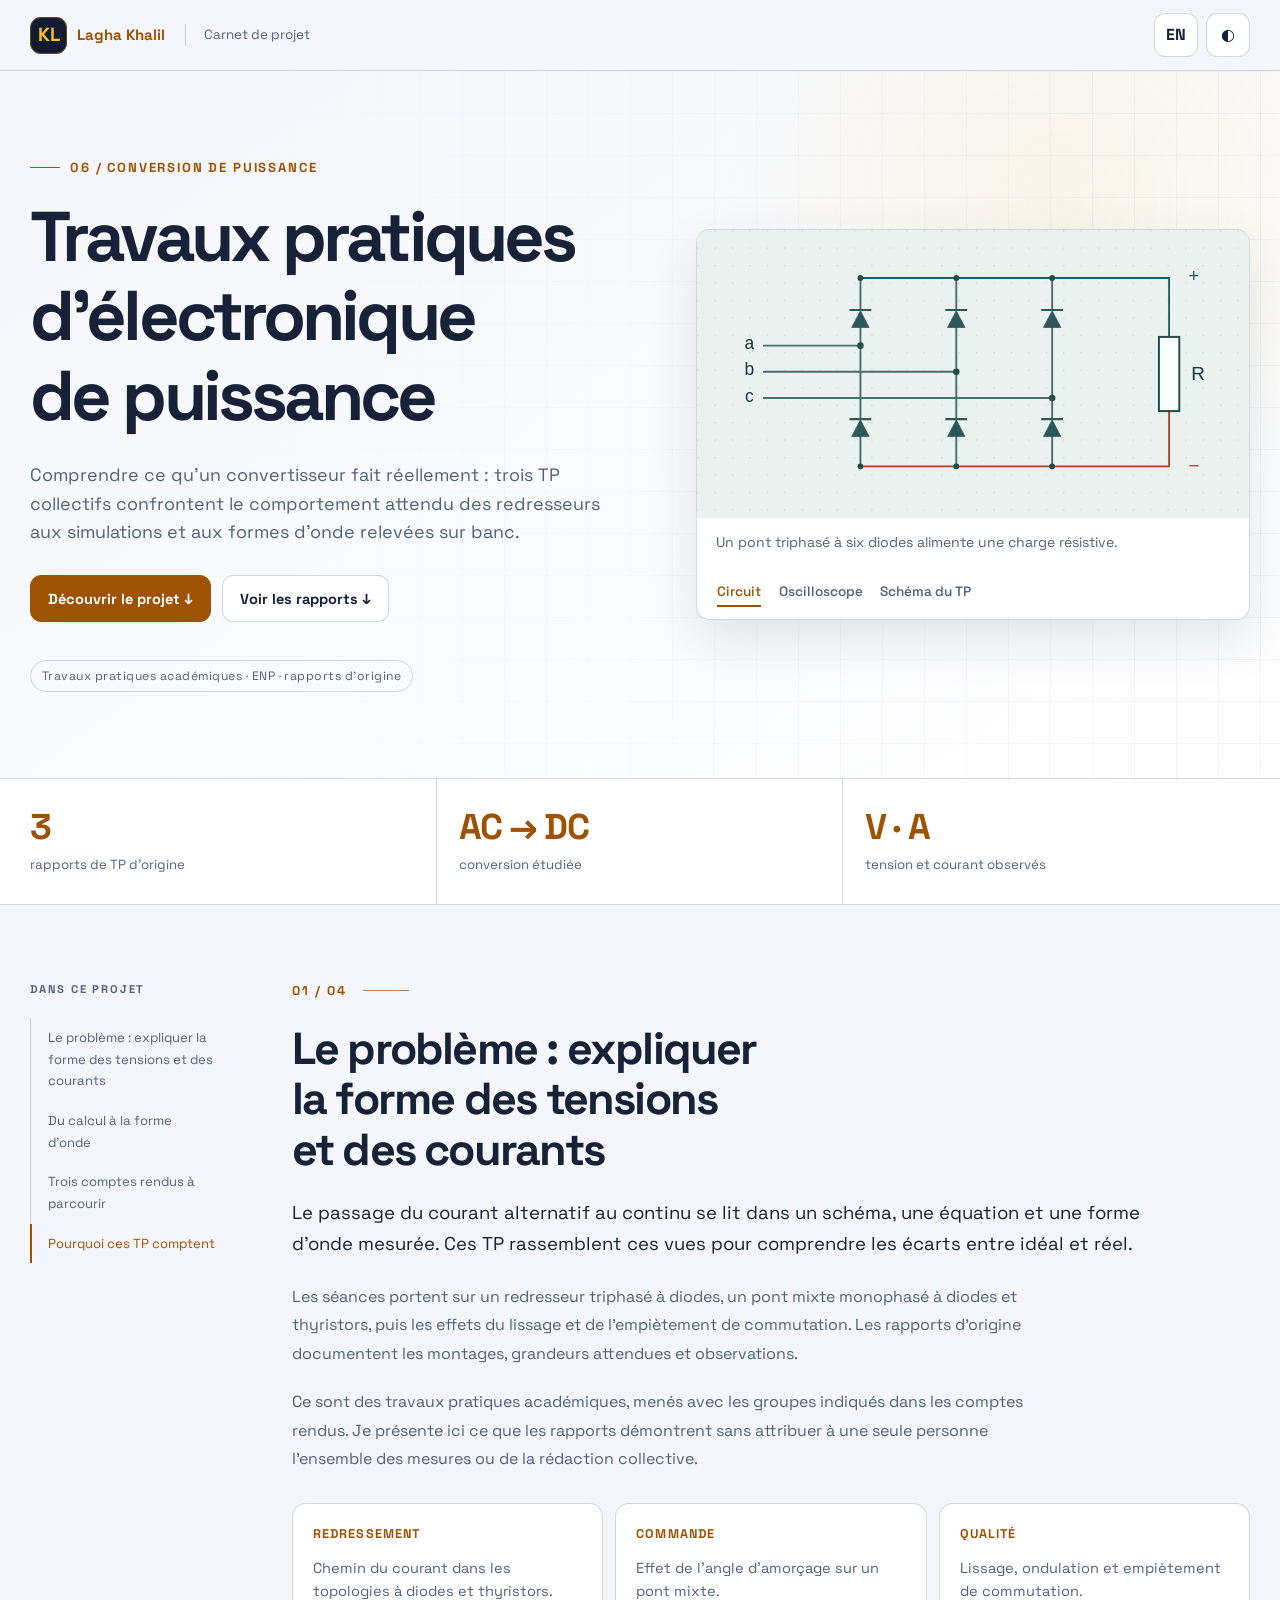
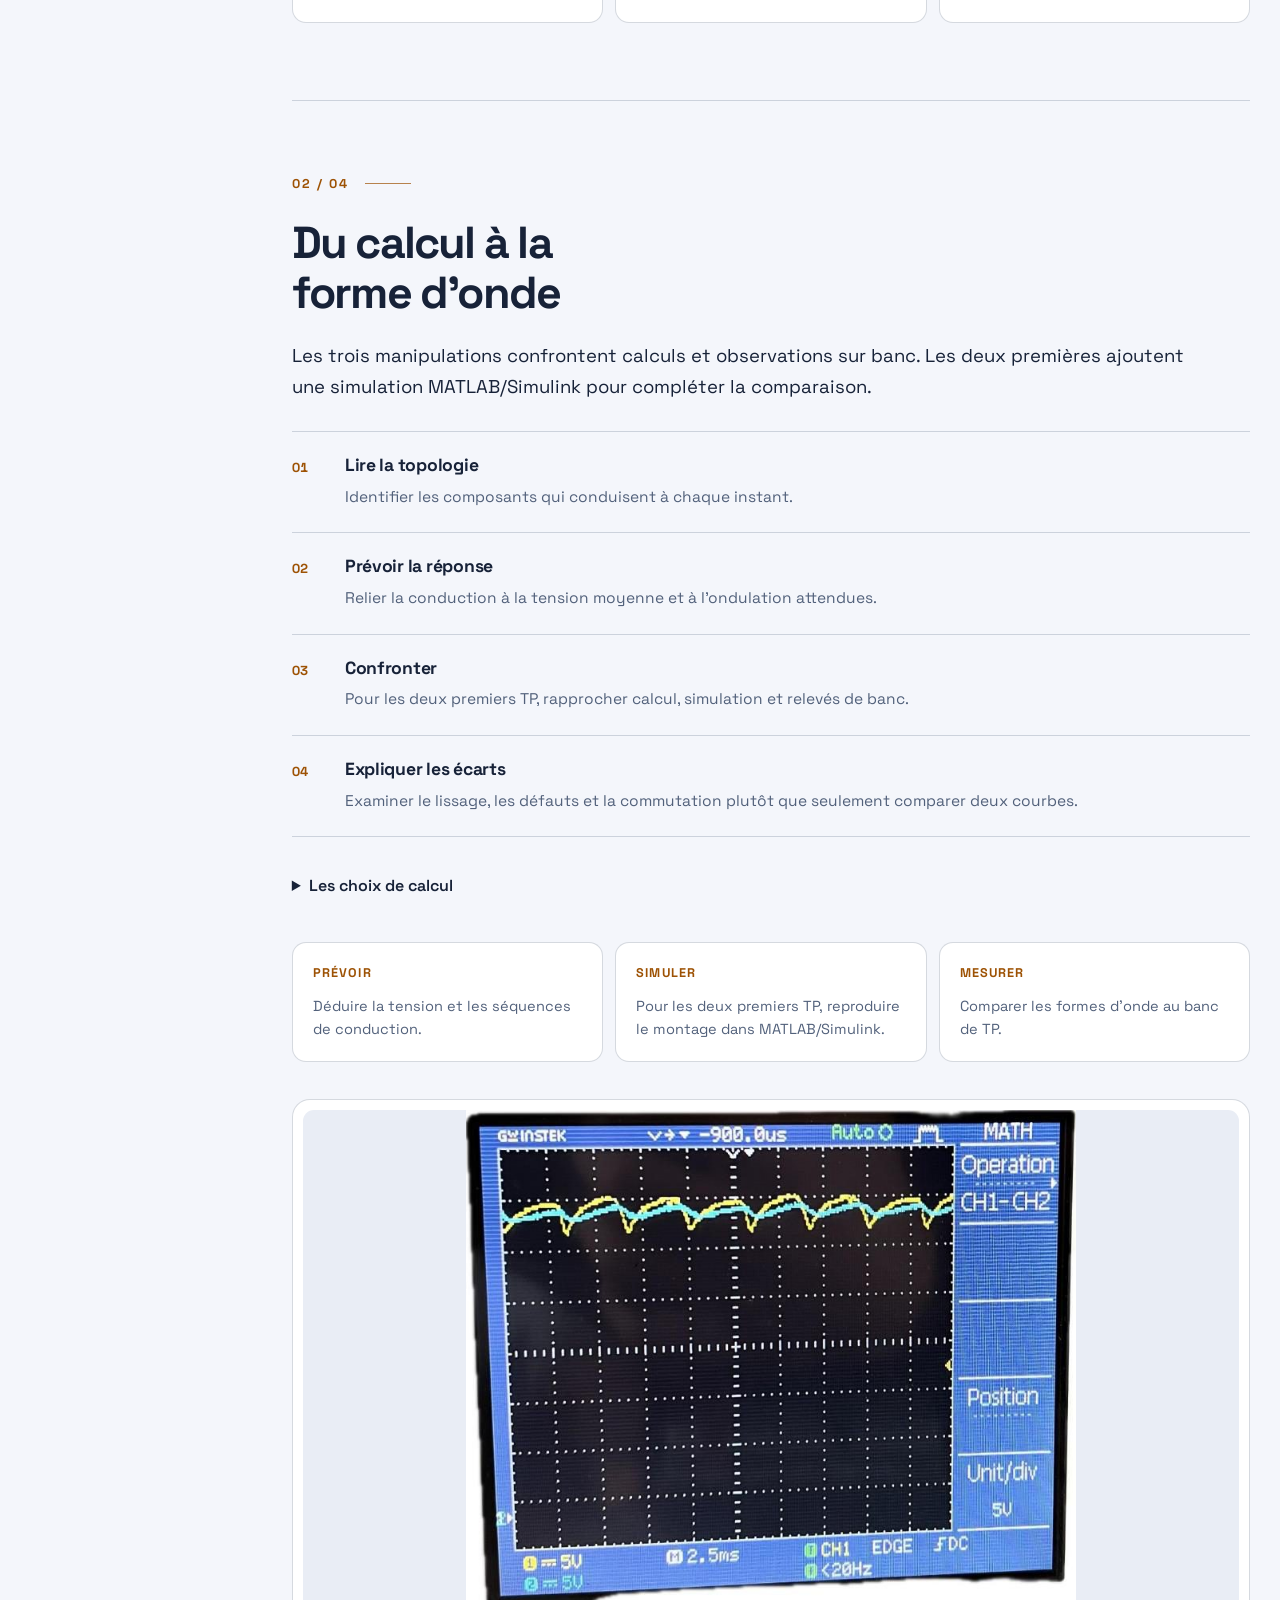
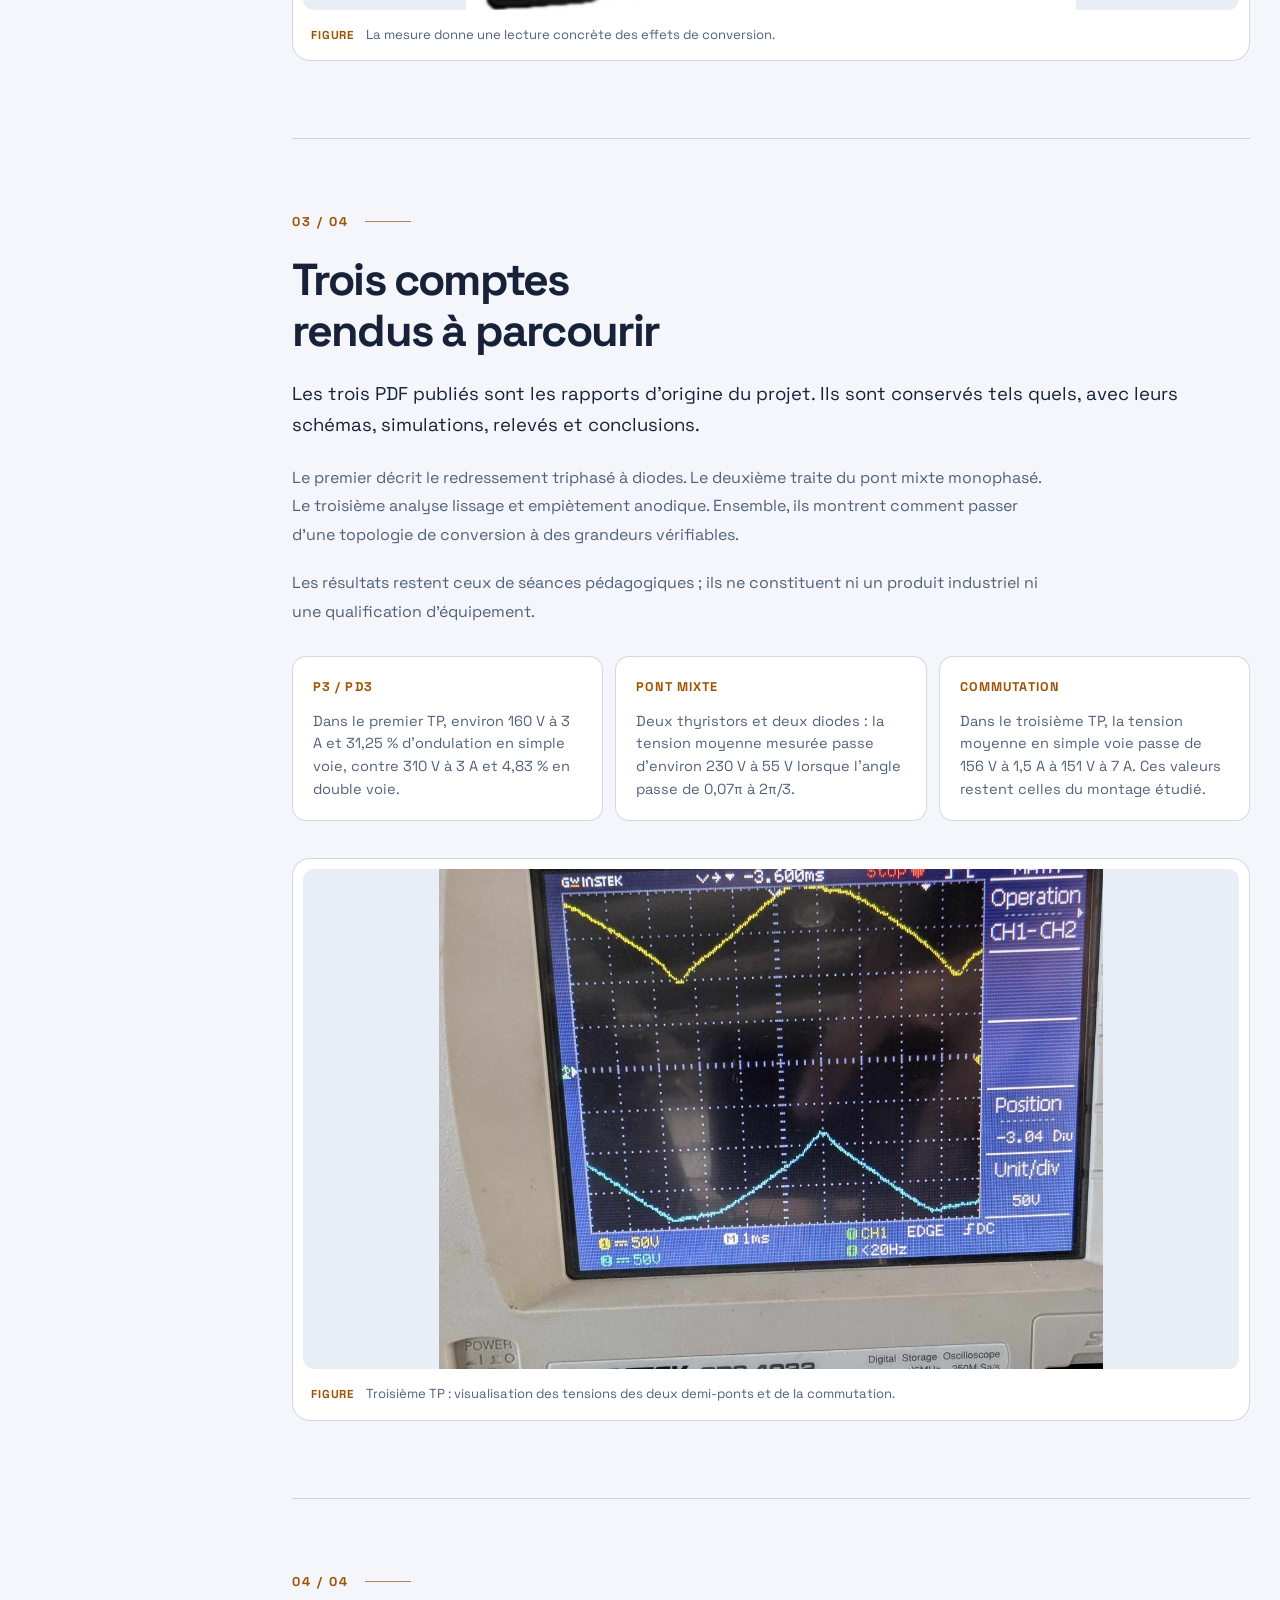
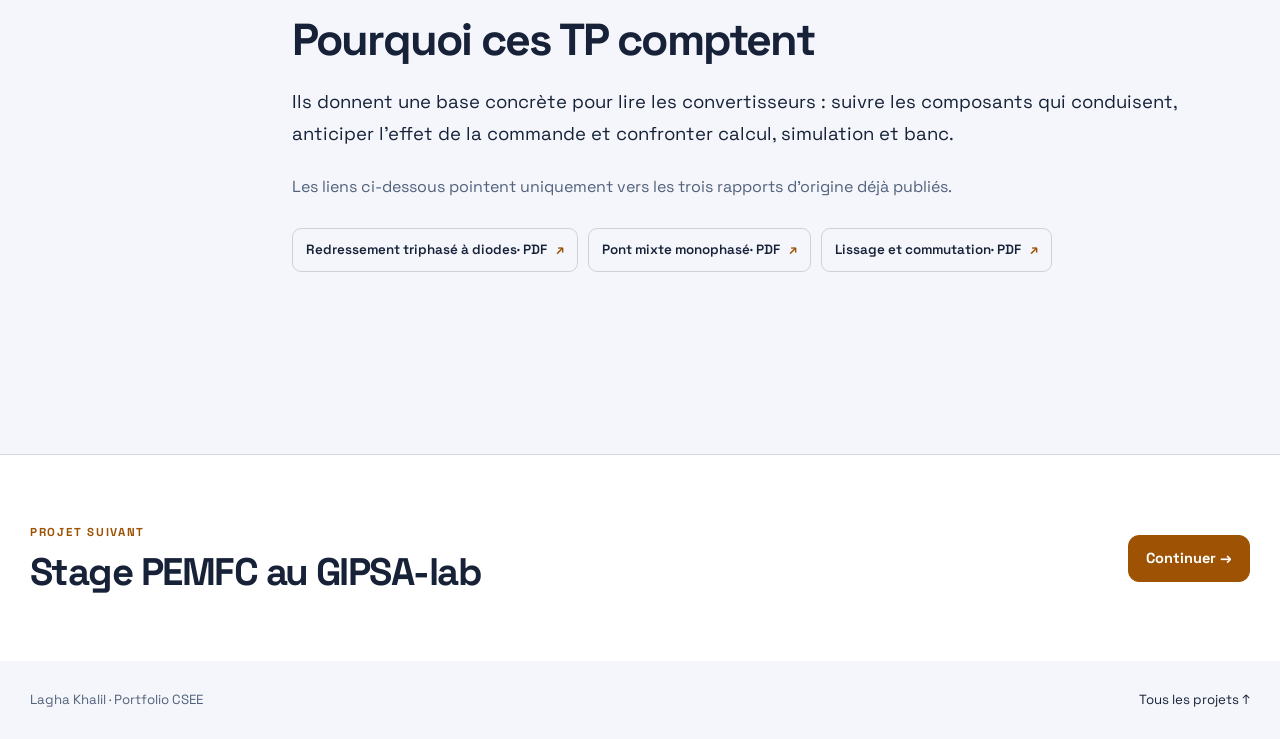
<file: projects/power-electronics-labs.html>
<!doctype html>
<html lang="fr" data-theme="dark">
<head>
  <meta charset="utf-8"><meta name="viewport" content="width=device-width,initial-scale=1,viewport-fit=cover">
  <title>Travaux pratiques d’électronique de puissance — Lagha Khalil</title>
  <meta name="description" content="Comprendre ce qu’un convertisseur fait réellement : trois TP collectifs confrontent le comportement attendu des redresseurs aux simulations et aux formes d’onde relevées sur banc.">
  <link rel="canonical" href="https://khalilellahlagha.github.io/projects/power-electronics-labs.html">
  <meta property="og:type" content="article"><meta property="og:url" content="https://khalilellahlagha.github.io/projects/power-electronics-labs.html">
  <meta property="og:title" content="Travaux pratiques d’électronique de puissance — Lagha Khalil">
  <meta property="og:description" content="Comprendre ce qu’un convertisseur fait réellement : trois TP collectifs confrontent le comportement attendu des redresseurs aux simulations et aux formes d’onde relevées sur banc.">
  <meta property="og:image" content="https://khalilellahlagha.github.io/assets/projects/power-electronics-bridge-diodes.jpg">
  <meta property="og:locale" content="fr_FR"><meta property="og:locale:alternate" content="en_US">
  <meta name="theme-color" content="#090e1c">
  <link rel="stylesheet" href="../css/project-views.css?v=9ebfe6e97434"><script defer src="../js/project-views.js?v=2428cd0abaf2"></script>
  <link rel="stylesheet" href="project.css?v=6d0b701c68a6"><script src="project.js?v=b581f3b0aa63" defer></script>
</head>
<body>
  <div class="progress" aria-hidden="true"></div>
  <a class="skip" href="#main"><span lang="fr">Aller au contenu</span><span lang="en">Skip to content</span></a>
  <header class="topbar"><div class="topbar-inner">
    <a class="brand" href="../index.html#projets"><span class="mark" aria-hidden="true">KL</span><span><span lang="fr">Lagha Khalil</span><span lang="en">Khalil Lagha</span></span></a>
    <span class="topbar-title"><span lang="fr">Carnet de projet</span><span lang="en">Project story</span></span>
    <div class="top-actions"><button class="icon-btn lang-toggle" type="button" aria-label="Switch to English">EN</button><button class="icon-btn theme-toggle" type="button" aria-label="Passer au thème clair" aria-pressed="true">◐</button></div>
  </div></header>
  <main id="main">
    <section class="hero" aria-labelledby="page-title"><div class="container">
      <div class="hero-grid"><div>
        <p class="eyebrow"><span lang="fr">06 / Conversion de puissance</span><span lang="en">06 / Power conversion</span></p>
        <h1 id="page-title"><span lang="fr">Travaux pratiques d’électronique de puissance</span><span lang="en">Power electronics laboratory work</span></h1>
        <p class="lede"><span lang="fr">Comprendre ce qu’un convertisseur fait réellement : trois TP collectifs confrontent le comportement attendu des redresseurs aux simulations et aux formes d’onde relevées sur banc.</span><span lang="en">Understand what a converter actually does: three team labs compare expected rectifier behaviour with simulations and bench waveforms.</span></p>
        <div class="hero-actions"><a class="button primary" href="#problem"><span lang="fr">Découvrir le projet ↓</span><span lang="en">Explore the project ↓</span></a><a class="button ghost" href="#takeaway"><span lang="fr">Voir les rapports ↓</span><span lang="en">See the reports ↓</span></a></div>
        <div class="hero-index"><span><span lang="fr">Travaux pratiques académiques · ENP · rapports d’origine</span><span lang="en">Academic lab work · ENP · original reports</span></span></div>
      </div><div class="project-views" data-project-views><div class="view-stage"><figure id="story-power-electronics-labs-0" class="view-panel"><a class="view-image sage" href="../assets/projects/diode-bridge.svg" target="_blank" rel="noopener" data-figure-link="story"><img src="../assets/projects/diode-bridge.svg" width="760" height="396" alt="Un pont triphasé à six diodes alimente une charge résistive." data-figure-alt-fr="Un pont triphasé à six diodes alimente une charge résistive." data-figure-alt-en="A three-phase six-diode bridge supplies a resistive load." fetchpriority="high"><span class="view-action"><span lang="fr">Agrandir la figure</span><span lang="en">Enlarge figure</span></span></a><figcaption id="story-power-electronics-labs-0-caption"><span lang="fr">Un pont triphasé à six diodes alimente une charge résistive.</span><span lang="en">A three-phase six-diode bridge supplies a resistive load.</span></figcaption></figure><figure id="story-power-electronics-labs-1" class="view-panel" hidden><a class="view-image navy" href="../assets/projects/rectifier-scope.webp" target="_blank" rel="noopener" data-figure-link="story"><img data-file="../assets/projects/rectifier-scope.webp" width="760" height="396" alt="Tension redressée du pont complet, relevée à l’oscilloscope pendant le TP." data-figure-alt-fr="Tension redressée du pont complet, relevée à l’oscilloscope pendant le TP." data-figure-alt-en="Full-bridge rectified voltage recorded on the oscilloscope during the lab." loading="lazy" decoding="async"><span class="view-action"><span lang="fr">Agrandir la figure</span><span lang="en">Enlarge figure</span></span></a><figcaption id="story-power-electronics-labs-1-caption"><span lang="fr">Tension redressée du pont complet, relevée à l’oscilloscope pendant le TP.</span><span lang="en">Full-bridge rectified voltage recorded on the oscilloscope during the lab.</span></figcaption></figure><figure id="story-power-electronics-labs-2" class="view-panel" hidden><a class="view-image paper" href="../assets/projects/power-electronics-bridge-diodes.jpg" target="_blank" rel="noopener" data-figure-link="story"><img data-file="../assets/projects/power-electronics-bridge-diodes.jpg" width="760" height="396" alt="Un schéma étudié dans les comptes rendus originaux." data-figure-alt-fr="Un schéma étudié dans les comptes rendus originaux." data-figure-alt-en="A circuit studied in the original lab reports." loading="lazy" decoding="async"><span class="view-action"><span lang="fr">Agrandir la figure</span><span lang="en">Enlarge figure</span></span></a><figcaption id="story-power-electronics-labs-2-caption"><span lang="fr">Un schéma étudié dans les comptes rendus originaux.</span><span lang="en">A circuit studied in the original lab reports.</span></figcaption></figure></div><div class="view-switcher" role="group" aria-label="Vues du projet" data-views-group hidden><button type="button" aria-controls="story-power-electronics-labs-0" aria-pressed="true"><span lang="fr">Circuit</span><span lang="en">Circuit</span></button><button type="button" aria-controls="story-power-electronics-labs-1" aria-pressed="false"><span lang="fr">Oscilloscope</span><span lang="en">Oscilloscope</span></button><button type="button" aria-controls="story-power-electronics-labs-2" aria-pressed="false"><span lang="fr">Schéma du TP</span><span lang="en">Lab diagram</span></button></div></div></div>
    </div></section>
    <section class="metric-band" aria-label="Repères du projet" data-label-fr="Repères du projet" data-label-en="Project highlights"><div class="container metrics"><div class="metric"><strong>3</strong><span><span lang="fr">rapports de TP d’origine</span><span lang="en">original lab reports</span></span></div><div class="metric"><strong>AC → DC</strong><span><span lang="fr">conversion étudiée</span><span lang="en">conversion studied</span></span></div><div class="metric"><strong>V · A</strong><span><span lang="fr">tension et courant observés</span><span lang="en">observed voltage and current</span></span></div></div></section>
    <div class="container story-shell">
      <nav class="chapter-nav" aria-label="Chapitres" data-label-fr="Chapitres" data-label-en="Chapters"><p><span lang="fr">Dans ce projet</span><span lang="en">In this project</span></p><ol><li><a href="#problem" aria-label="Le problème : expliquer la forme des tensions et des courants" data-label-fr="Le problème : expliquer la forme des tensions et des courants" data-label-en="The problem: explain voltage and current waveforms"><span class="chapter-label-full"><span lang="fr">Le problème : expliquer la forme des tensions et des courants</span><span lang="en">The problem: explain voltage and current waveforms</span></span><span class="chapter-label-short" aria-hidden="true"><span lang="fr">Contexte</span><span lang="en">Problem</span></span></a></li><li><a href="#method" aria-label="Du calcul à la forme d’onde" data-label-fr="Du calcul à la forme d’onde" data-label-en="From calculation to waveform"><span class="chapter-label-full"><span lang="fr">Du calcul à la forme d’onde</span><span lang="en">From calculation to waveform</span></span><span class="chapter-label-short" aria-hidden="true"><span lang="fr">Méthode</span><span lang="en">Method</span></span></a></li><li><a href="#evidence" aria-label="Trois comptes rendus à parcourir" data-label-fr="Trois comptes rendus à parcourir" data-label-en="Three reports to explore"><span class="chapter-label-full"><span lang="fr">Trois comptes rendus à parcourir</span><span lang="en">Three reports to explore</span></span><span class="chapter-label-short" aria-hidden="true"><span lang="fr">Résultats</span><span lang="en">Results</span></span></a></li><li><a href="#takeaway" aria-label="Pourquoi ces TP comptent" data-label-fr="Pourquoi ces TP comptent" data-label-en="Why these labs matter"><span class="chapter-label-full"><span lang="fr">Pourquoi ces TP comptent</span><span lang="en">Why these labs matter</span></span><span class="chapter-label-short" aria-hidden="true"><span lang="fr">Bilan</span><span lang="en">Takeaways</span></span></a></li></ol></nav>
      <div class="story"><section class="chapter" id="problem" aria-labelledby="h-problem"><div class="chapter-head"><span class="chapter-no">01 / 04</span></div><h2 id="h-problem"><span lang="fr">Le problème : expliquer la forme des tensions et des courants</span><span lang="en">The problem: explain voltage and current waveforms</span></h2><p class="intro"><span lang="fr">Le passage du courant alternatif au continu se lit dans un schéma, une équation et une forme d’onde mesurée. Ces TP rassemblent ces vues pour comprendre les écarts entre idéal et réel.</span><span lang="en">AC-to-DC conversion can be read through a circuit, an equation and a measured waveform. These labs bring those views together to understand gaps between ideal and real behaviour.</span></p><div class="prose"><p><span lang="fr">Les séances portent sur un redresseur triphasé à diodes, un pont mixte monophasé à diodes et thyristors, puis les effets du lissage et de l’empiètement de commutation. Les rapports d’origine documentent les montages, grandeurs attendues et observations.</span><span lang="en">The sessions cover a three-phase diode rectifier, a single-phase semi-controlled diode/thyristor bridge, then smoothing and commutation overlap. The original reports document setups, expected quantities and observations.</span></p><p><span lang="fr">Ce sont des travaux pratiques académiques, menés avec les groupes indiqués dans les comptes rendus. Je présente ici ce que les rapports démontrent sans attribuer à une seule personne l’ensemble des mesures ou de la rédaction collective.</span><span lang="en">These are academic labs completed with the groups named in the reports. This page explains what the reports demonstrate without attributing all measurements or group writing to one person.</span></p></div><ul class="key-points"><li class="key-point"><b><span lang="fr">Redressement</span><span lang="en">Rectification</span></b><p><span lang="fr">Chemin du courant dans les topologies à diodes et thyristors.</span><span lang="en">Current paths in diode and thyristor topologies.</span></p></li><li class="key-point"><b><span lang="fr">Commande</span><span lang="en">Control</span></b><p><span lang="fr">Effet de l’angle d’amorçage sur un pont mixte.</span><span lang="en">Effect of firing angle in a semi-controlled bridge.</span></p></li><li class="key-point"><b><span lang="fr">Qualité</span><span lang="en">Waveform quality</span></b><p><span lang="fr">Lissage, ondulation et empiètement de commutation.</span><span lang="en">Smoothing, ripple and commutation overlap.</span></p></li></ul></section><section class="chapter" id="method" aria-labelledby="h-method"><div class="chapter-head"><span class="chapter-no">02 / 04</span></div><h2 id="h-method"><span lang="fr">Du calcul à la forme d’onde</span><span lang="en">From calculation to waveform</span></h2><p class="intro"><span lang="fr">Les trois manipulations confrontent calculs et observations sur banc. Les deux premières ajoutent une simulation MATLAB/Simulink pour compléter la comparaison.</span><span lang="en">All three experiments compare calculations with bench observations. The first two also use MATLAB/Simulink simulations for a further comparison.</span></p><ol class="flow-steps"><li><span class="flow-number" aria-hidden="true">01</span><div><h3><span lang="fr">Lire la topologie</span><span lang="en">Read the topology</span></h3><p><span lang="fr">Identifier les composants qui conduisent à chaque instant.</span><span lang="en">Identify the devices conducting at each instant.</span></p></div></li><li><span class="flow-number" aria-hidden="true">02</span><div><h3><span lang="fr">Prévoir la réponse</span><span lang="en">Predict the response</span></h3><p><span lang="fr">Relier la conduction à la tension moyenne et à l’ondulation attendues.</span><span lang="en">Connect conduction to expected average voltage and ripple.</span></p></div></li><li><span class="flow-number" aria-hidden="true">03</span><div><h3><span lang="fr">Confronter</span><span lang="en">Compare</span></h3><p><span lang="fr">Pour les deux premiers TP, rapprocher calcul, simulation et relevés de banc.</span><span lang="en">For the first two labs, compare calculations, simulation and bench records.</span></p></div></li><li><span class="flow-number" aria-hidden="true">04</span><div><h3><span lang="fr">Expliquer les écarts</span><span lang="en">Explain differences</span></h3><p><span lang="fr">Examiner le lissage, les défauts et la commutation plutôt que seulement comparer deux courbes.</span><span lang="en">Examine smoothing, faults and commutation rather than only comparing two traces.</span></p></div></li></ol><details class="method-detail"><summary><span lang="fr">Les choix de calcul</span><span lang="en">Calculation choices</span></summary><div class="prose"><p><span lang="fr">Pour le pont triphasé, le schéma de conduction explique la succession des diodes actives et la tension redressée. Pour le pont mixte monophasé, les thyristors ajoutent une variable de commande : l’angle d’amorçage change la tension moyenne et la forme d’onde.</span><span lang="en">For the three-phase bridge, conduction paths explain the active diode sequence and rectified voltage. In the single-phase semi-controlled bridge, thyristors add a control variable: firing angle changes average voltage and waveform.</span></p><p><span lang="fr">La troisième étude suit l’effet d’une inductance de lissage et de la commutation non instantanée. Elle relie le comportement théorique du montage aux mesures faites sur le banc et à l’oscilloscope.</span><span lang="en">The third study examines smoothing inductance and non-instantaneous commutation. It connects theoretical circuit behaviour with bench and oscilloscope measurements.</span></p></div></details><ul class="key-points"><li class="key-point"><b><span lang="fr">Prévoir</span><span lang="en">Predict</span></b><p><span lang="fr">Déduire la tension et les séquences de conduction.</span><span lang="en">Derive voltage and conduction sequences.</span></p></li><li class="key-point"><b><span lang="fr">Simuler</span><span lang="en">Simulate</span></b><p><span lang="fr">Pour les deux premiers TP, reproduire le montage dans MATLAB/Simulink.</span><span lang="en">For the first two labs, reproduce the circuit in MATLAB/Simulink.</span></p></li><li class="key-point"><b><span lang="fr">Mesurer</span><span lang="en">Measure</span></b><p><span lang="fr">Comparer les formes d’onde au banc de TP.</span><span lang="en">Compare waveforms at the lab bench.</span></p></li></ul><figure class="figure"><a class="figure-link" href="../assets/projects/power-electronics-lab-waveform.jpg?v=41f52e4ae31b" target="_blank" rel="noopener" aria-label="Forme d’onde issue des mesures du TP d’électronique de puissance — Ouvrir l’image en grand" data-label-fr="Forme d’onde issue des mesures du TP d’électronique de puissance — Ouvrir l’image en grand" data-label-en="Waveform from the power-electronics laboratory report — View full-size image"><img src="../assets/projects/power-electronics-lab-waveform.jpg?v=41f52e4ae31b" alt="Forme d’onde issue des mesures du TP d’électronique de puissance" data-alt-fr="Forme d’onde issue des mesures du TP d’électronique de puissance" data-alt-en="Waveform from the power-electronics laboratory report" width="764" height="627" loading="lazy" decoding="async"><span class="figure-zoom" aria-hidden="true"><span lang="fr">Toucher pour agrandir ↗</span><span lang="en">Tap to enlarge ↗</span></span></a><figcaption><strong>FIGURE</strong><span><span lang="fr">La mesure donne une lecture concrète des effets de conversion.</span><span lang="en">Measurement makes conversion effects tangible.</span></span></figcaption></figure></section><section class="chapter" id="evidence" aria-labelledby="h-evidence"><div class="chapter-head"><span class="chapter-no">03 / 04</span></div><h2 id="h-evidence"><span lang="fr">Trois comptes rendus à parcourir</span><span lang="en">Three reports to explore</span></h2><p class="intro"><span lang="fr">Les trois PDF publiés sont les rapports d’origine du projet. Ils sont conservés tels quels, avec leurs schémas, simulations, relevés et conclusions.</span><span lang="en">The three published PDFs are the original project reports. They are preserved as they were, with circuits, simulations, measurements and conclusions.</span></p><div class="prose"><p><span lang="fr">Le premier décrit le redressement triphasé à diodes. Le deuxième traite du pont mixte monophasé. Le troisième analyse lissage et empiètement anodique. Ensemble, ils montrent comment passer d’une topologie de conversion à des grandeurs vérifiables.</span><span lang="en">The first covers three-phase diode rectification. The second studies the single-phase semi-controlled bridge. The third examines smoothing and commutation overlap. Together they show how to move from converter topology to checkable quantities.</span></p><p><span lang="fr">Les résultats restent ceux de séances pédagogiques ; ils ne constituent ni un produit industriel ni une qualification d’équipement.</span><span lang="en">The results belong to teaching labs; they are neither an industrial product nor an equipment qualification.</span></p></div><ul class="key-points"><li class="key-point"><b><span lang="fr">P3 / PD3</span><span lang="en">P3 / PD3</span></b><p><span lang="fr">Dans le premier TP, environ 160 V à 3 A et 31,25 % d’ondulation en simple voie, contre 310 V à 3 A et 4,83 % en double voie.</span><span lang="en">In the first lab, about 160 V at 3 A with 31.25% ripple for the single-way arrangement, versus 310 V at 3 A with 4.83% ripple for the bridge.</span></p></li><li class="key-point"><b><span lang="fr">Pont mixte</span><span lang="en">Semi-controlled bridge</span></b><p><span lang="fr">Deux thyristors et deux diodes : la tension moyenne mesurée passe d’environ 230 V à 55 V lorsque l’angle passe de 0,07π à 2π/3.</span><span lang="en">Two thyristors and two diodes: measured average voltage falls from about 230 V to 55 V as firing angle changes from 0.07π to 2π/3.</span></p></li><li class="key-point"><b><span lang="fr">Commutation</span><span lang="en">Commutation</span></b><p><span lang="fr">Dans le troisième TP, la tension moyenne en simple voie passe de 156 V à 1,5 A à 151 V à 7 A. Ces valeurs restent celles du montage étudié.</span><span lang="en">In the third lab, single-way mean voltage falls from 156 V at 1.5 A to 151 V at 7 A. These values apply to the documented setup.</span></p></li></ul><figure class="figure"><a class="figure-link" href="../assets/projects/power-electronics-commutation.jpg?v=45dbda0a3add" target="_blank" rel="noopener" aria-label="Tensions des ponts supérieur et inférieur mesurées à l’oscilloscope dans le troisième TP — Ouvrir l’image en grand" data-label-fr="Tensions des ponts supérieur et inférieur mesurées à l’oscilloscope dans le troisième TP — Ouvrir l’image en grand" data-label-en="Oscilloscope measurements of the upper and lower bridge voltages in the third lab — View full-size image"><img src="../assets/projects/power-electronics-commutation.jpg?v=45dbda0a3add" alt="Tensions des ponts supérieur et inférieur mesurées à l’oscilloscope dans le troisième TP" data-alt-fr="Tensions des ponts supérieur et inférieur mesurées à l’oscilloscope dans le troisième TP" data-alt-en="Oscilloscope measurements of the upper and lower bridge voltages in the third lab" width="1200" height="904" loading="lazy" decoding="async"><span class="figure-zoom" aria-hidden="true"><span lang="fr">Toucher pour agrandir ↗</span><span lang="en">Tap to enlarge ↗</span></span></a><figcaption><strong>FIGURE</strong><span><span lang="fr">Troisième TP : visualisation des tensions des deux demi-ponts et de la commutation.</span><span lang="en">Third lab: measured half-bridge voltages and commutation behaviour.</span></span></figcaption></figure></section><section class="chapter" id="takeaway" aria-labelledby="h-takeaway"><div class="chapter-head"><span class="chapter-no">04 / 04</span></div><h2 id="h-takeaway"><span lang="fr">Pourquoi ces TP comptent</span><span lang="en">Why these labs matter</span></h2><p class="intro"><span lang="fr">Ils donnent une base concrète pour lire les convertisseurs : suivre les composants qui conduisent, anticiper l’effet de la commande et confronter calcul, simulation et banc.</span><span lang="en">They provide a concrete basis for reading converters: trace conducting devices, predict control effects and compare calculation, simulation and bench data.</span></p><div class="prose"><p><span lang="fr">Les liens ci-dessous pointent uniquement vers les trois rapports d’origine déjà publiés.</span><span lang="en">The links below point only to the three original reports already published.</span></p></div><div class="artifact-row"><a href="../reports/tp-redressement-triphase-diodes.pdf" target="_blank" rel="noopener"><span lang="fr">Redressement triphasé à diodes</span><span lang="en">Three-phase diode rectifier</span> · PDF</a><a href="../reports/tp-pont-mixte-monophase.pdf" target="_blank" rel="noopener"><span lang="fr">Pont mixte monophasé</span><span lang="en">Single-phase semi-controlled bridge</span> · PDF</a><a href="../reports/tp-redressement-lissage-commutation.pdf" target="_blank" rel="noopener"><span lang="fr">Lissage et commutation</span><span lang="en">Smoothing and commutation</span> · PDF</a></div></section></div>
    </div>
    <section class="next"><div class="container next-inner"><div><p class="next-kicker"><span lang="fr">Projet suivant</span><span lang="en">Next project</span></p><h2><span lang="fr">Stage PEMFC au GIPSA-lab</span><span lang="en">PEMFC internship at GIPSA-lab</span></h2></div><a class="button primary" href="pemfc-internship.html"><span lang="fr">Continuer →</span><span lang="en">Continue →</span></a></div></section>
  </main>
  <footer class="footer"><div class="container footer-inner"><span><span lang="fr">Lagha Khalil · Portfolio CSEE</span><span lang="en">Khalil Lagha · CSEE portfolio</span></span><a href="../index.html#projets"><span lang="fr">Tous les projets ↑</span><span lang="en">All projects ↑</span></a></div></footer>
</body></html>
</file>
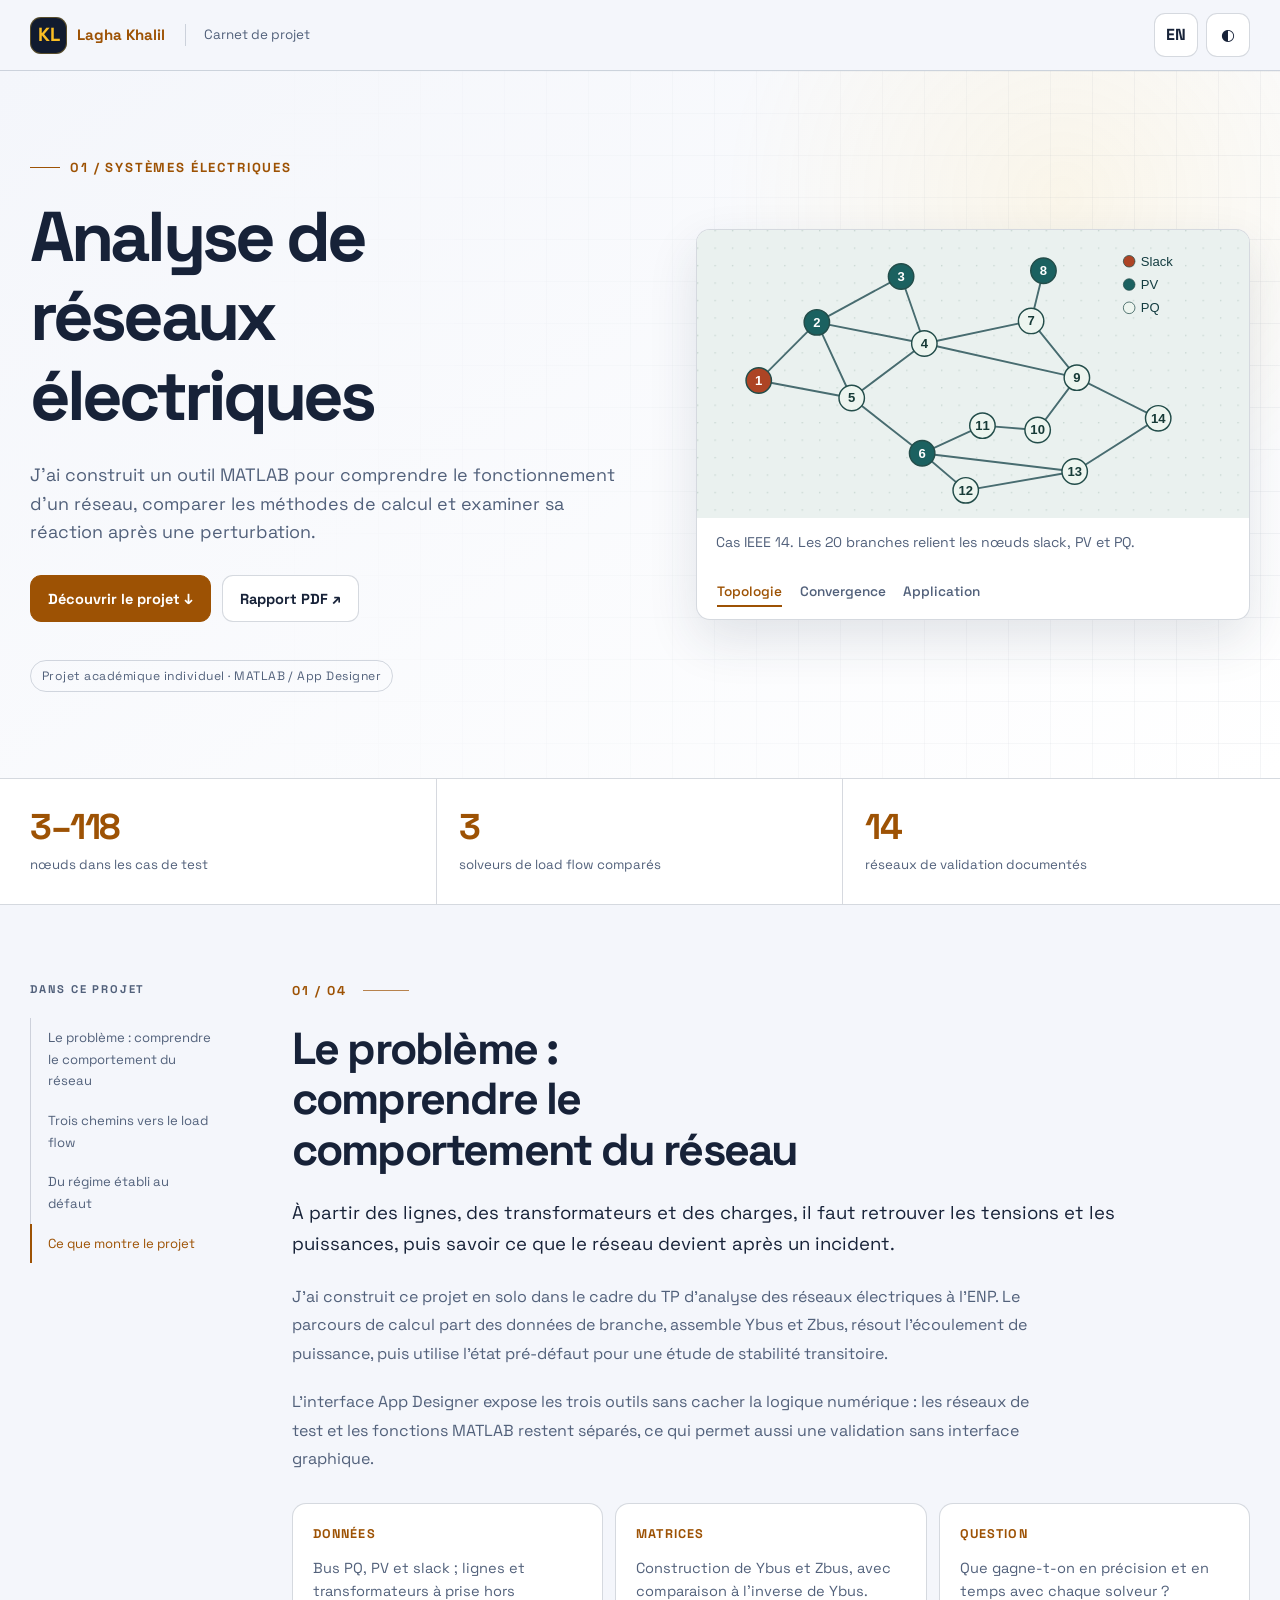
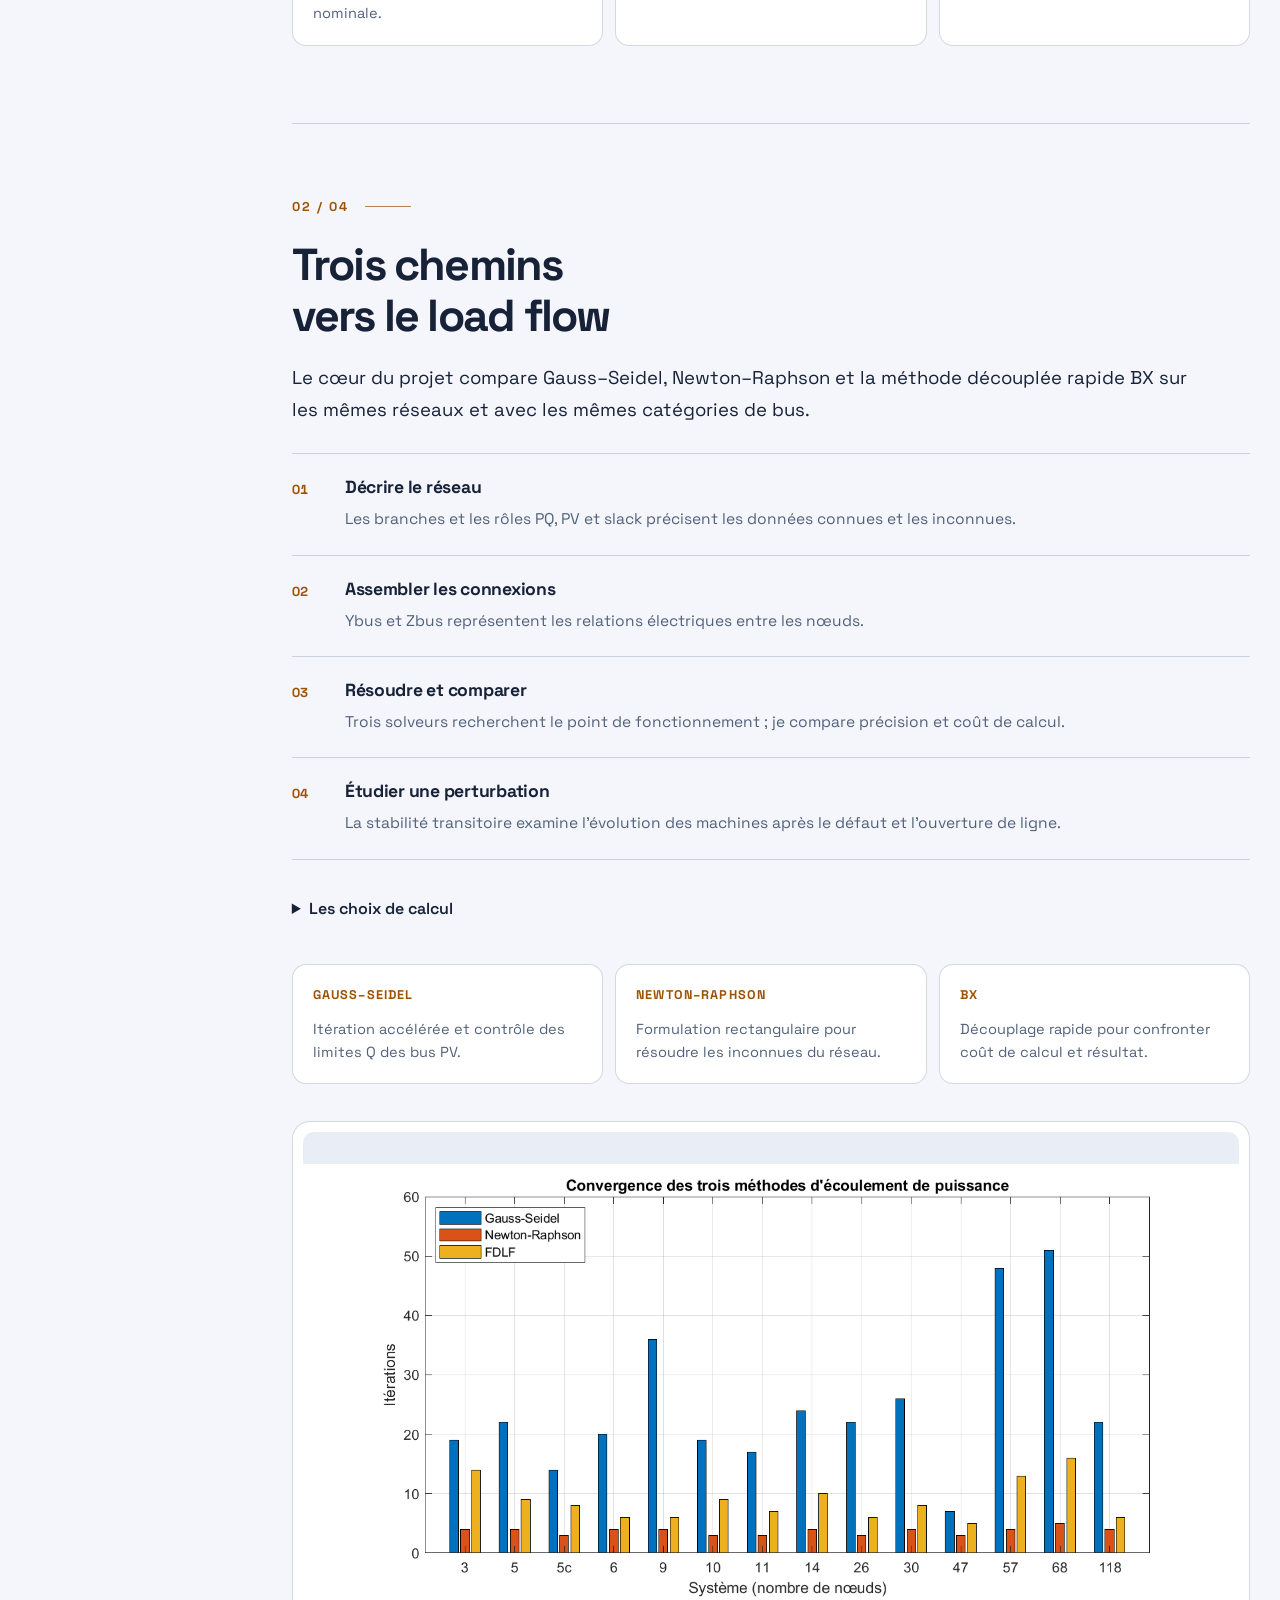
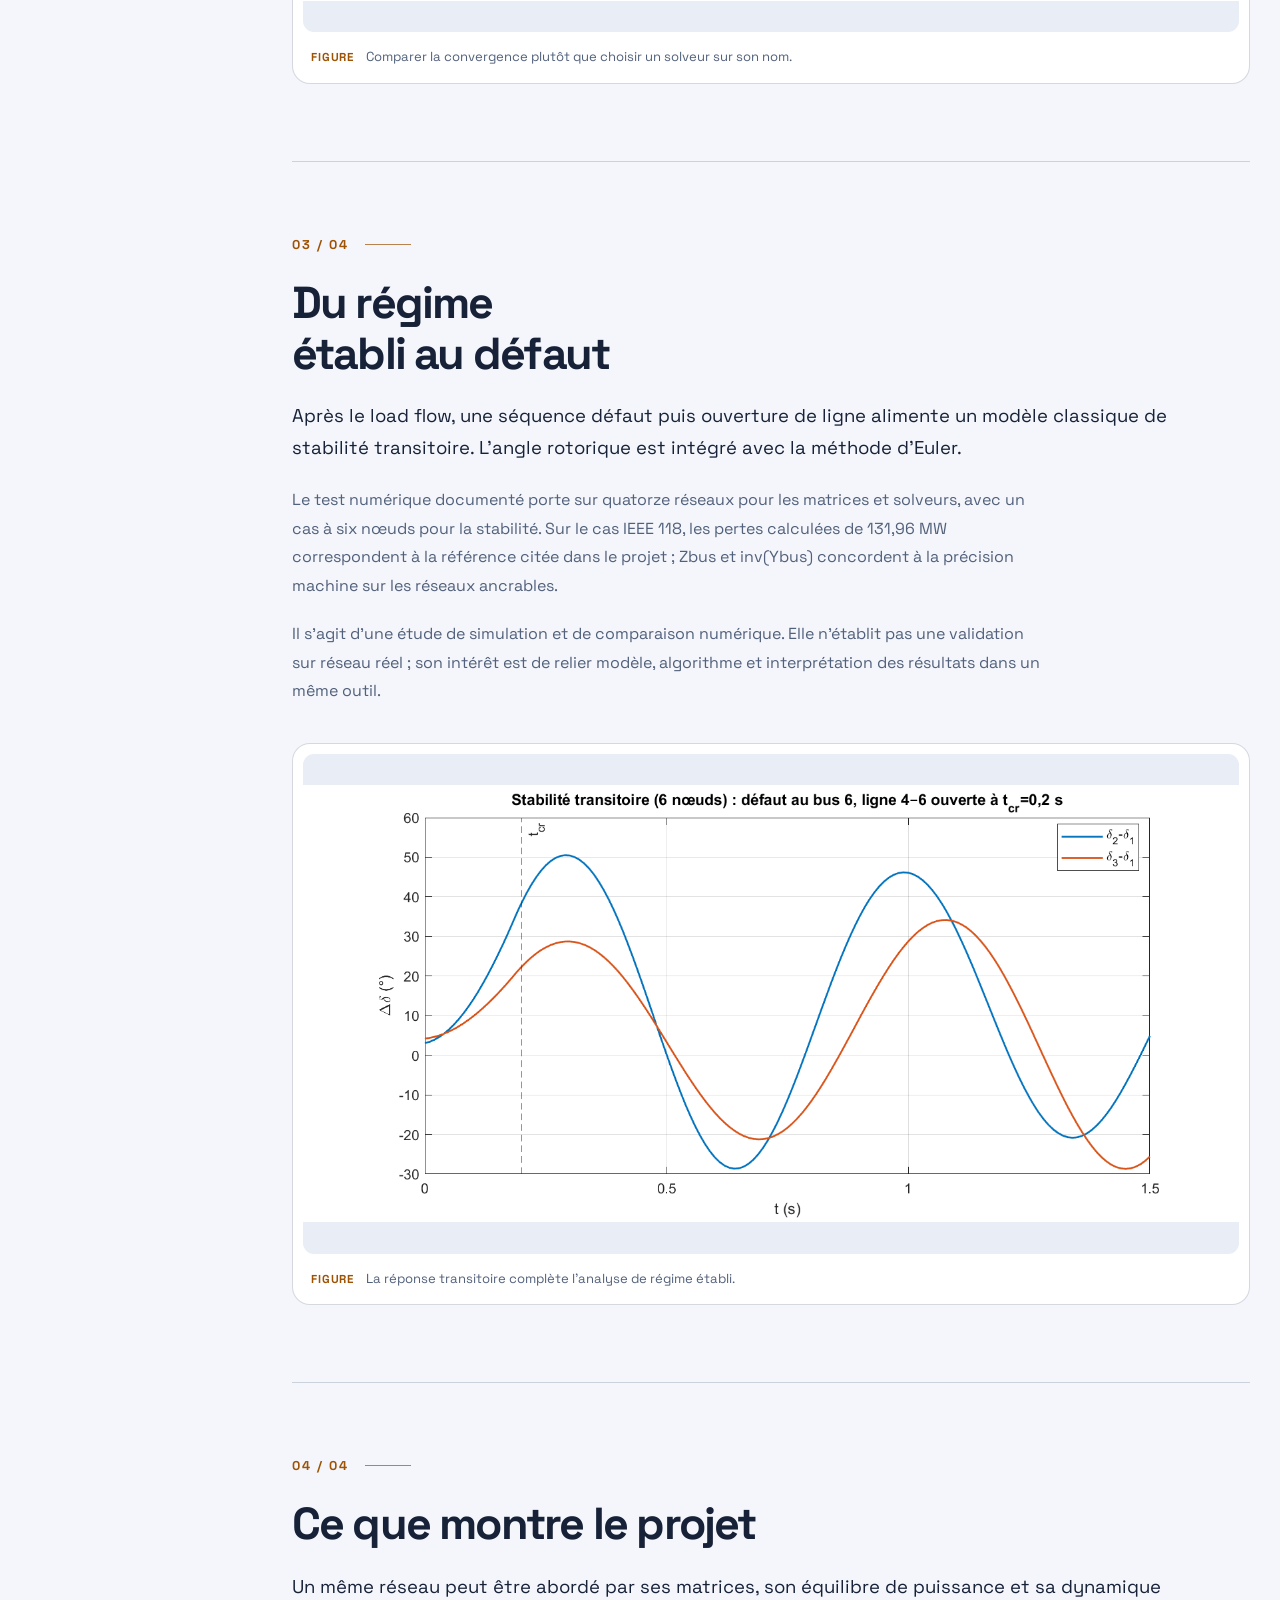
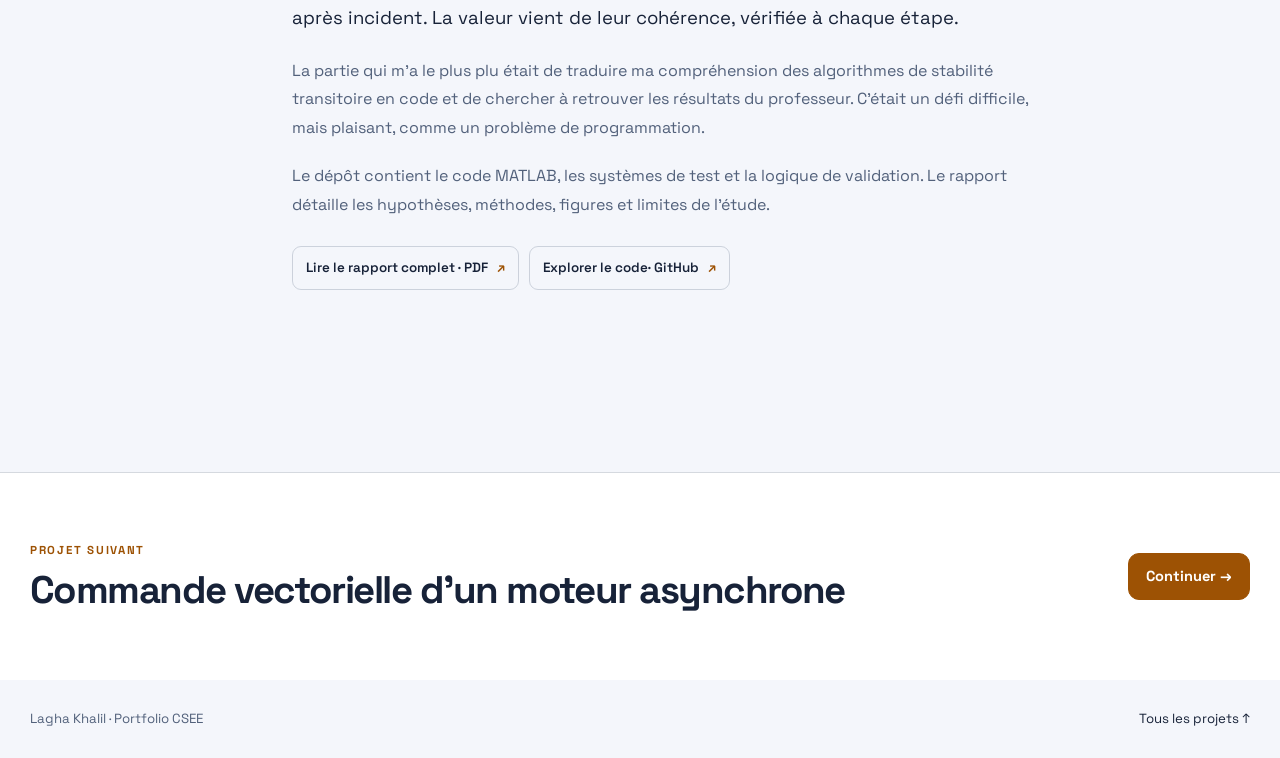
<file: projects/power-grid-analysis.html>
<!doctype html>
<html lang="fr" data-theme="dark">
<head>
  <meta charset="utf-8"><meta name="viewport" content="width=device-width,initial-scale=1,viewport-fit=cover">
  <title>Analyse de réseaux électriques — Lagha Khalil</title>
  <meta name="description" content="J’ai construit un outil MATLAB pour comprendre le fonctionnement d’un réseau, comparer les méthodes de calcul et examiner sa réaction après une perturbation.">
  <link rel="canonical" href="https://khalilellahlagha.github.io/projects/power-grid-analysis.html">
  <meta property="og:type" content="article"><meta property="og:url" content="https://khalilellahlagha.github.io/projects/power-grid-analysis.html">
  <meta property="og:title" content="Analyse de réseaux électriques — Lagha Khalil">
  <meta property="og:description" content="J’ai construit un outil MATLAB pour comprendre le fonctionnement d’un réseau, comparer les méthodes de calcul et examiner sa réaction après une perturbation.">
  <meta property="og:image" content="https://khalilellahlagha.github.io/assets/projects/grid-interface.png">
  <meta property="og:locale" content="fr_FR"><meta property="og:locale:alternate" content="en_US">
  <meta name="theme-color" content="#090e1c">
  <link rel="stylesheet" href="../css/project-views.css?v=9ebfe6e97434"><script defer src="../js/project-views.js?v=2428cd0abaf2"></script>
  <link rel="stylesheet" href="project.css?v=6d0b701c68a6"><script src="project.js?v=b581f3b0aa63" defer></script>
</head>
<body>
  <div class="progress" aria-hidden="true"></div>
  <a class="skip" href="#main"><span lang="fr">Aller au contenu</span><span lang="en">Skip to content</span></a>
  <header class="topbar"><div class="topbar-inner">
    <a class="brand" href="../index.html#projets"><span class="mark" aria-hidden="true">KL</span><span><span lang="fr">Lagha Khalil</span><span lang="en">Khalil Lagha</span></span></a>
    <span class="topbar-title"><span lang="fr">Carnet de projet</span><span lang="en">Project story</span></span>
    <div class="top-actions"><button class="icon-btn lang-toggle" type="button" aria-label="Switch to English">EN</button><button class="icon-btn theme-toggle" type="button" aria-label="Passer au thème clair" aria-pressed="true">◐</button></div>
  </div></header>
  <main id="main">
    <section class="hero" aria-labelledby="page-title"><div class="container">
      <div class="hero-grid"><div>
        <p class="eyebrow"><span lang="fr">01 / Systèmes électriques</span><span lang="en">01 / Power systems</span></p>
        <h1 id="page-title"><span lang="fr">Analyse de réseaux électriques</span><span lang="en">Power grid analysis</span></h1>
        <p class="lede"><span lang="fr">J’ai construit un outil MATLAB pour comprendre le fonctionnement d’un réseau, comparer les méthodes de calcul et examiner sa réaction après une perturbation.</span><span lang="en">I built a MATLAB tool to understand network operation, compare numerical methods and examine its response after a disturbance.</span></p>
        <div class="hero-actions"><a class="button primary" href="#problem"><span lang="fr">Découvrir le projet ↓</span><span lang="en">Explore the project ↓</span></a><a class="button ghost report-link" data-fr="../reports/power-grid-analysis-report.pdf" data-en="../reports/power-grid-analysis-report-en.pdf" href="../reports/power-grid-analysis-report.pdf" target="_blank" rel="noopener"><span lang="fr">Rapport PDF ↗</span><span lang="en">PDF report ↗</span></a></div>
        <div class="hero-index"><span><span lang="fr">Projet académique individuel · MATLAB / App Designer</span><span lang="en">Individual academic project · MATLAB / App Designer</span></span></div>
      </div><div class="project-views" data-project-views><div class="view-stage"><figure id="story-power-grid-analysis-0" class="view-panel"><a class="view-image sage" href="../assets/projects/ieee14-topology.svg" target="_blank" rel="noopener" data-figure-link="story"><img src="../assets/projects/ieee14-topology.svg" width="760" height="396" alt="Cas IEEE 14. Les 20 branches relient les nœuds slack, PV et PQ." data-figure-alt-fr="Cas IEEE 14. Les 20 branches relient les nœuds slack, PV et PQ." data-figure-alt-en="IEEE 14-bus case. Its 20 branches connect the slack, PV and PQ buses." fetchpriority="high"><span class="view-action"><span lang="fr">Agrandir la figure</span><span lang="en">Enlarge figure</span></span></a><figcaption id="story-power-grid-analysis-0-caption"><span lang="fr">Cas IEEE 14. Les 20 branches relient les nœuds slack, PV et PQ.</span><span lang="en">IEEE 14-bus case. Its 20 branches connect the slack, PV and PQ buses.</span></figcaption></figure><figure id="story-power-grid-analysis-1" class="view-panel" hidden><a class="view-image paper" href="../assets/projects/grid-loadflow-iterations.png" target="_blank" rel="noopener" data-figure-link="story"><img data-file="../assets/projects/grid-loadflow-iterations.png" width="760" height="396" alt="Nombre d’itérations des trois méthodes de calcul du load flow." data-figure-alt-fr="Nombre d’itérations des trois méthodes de calcul du load flow." data-figure-alt-en="Iteration counts for the three load-flow methods." loading="lazy" decoding="async"><span class="view-action"><span lang="fr">Agrandir la figure</span><span lang="en">Enlarge figure</span></span></a><figcaption id="story-power-grid-analysis-1-caption"><span lang="fr">Nombre d’itérations des trois méthodes de calcul du load flow.</span><span lang="en">Iteration counts for the three load-flow methods.</span></figcaption></figure><figure id="story-power-grid-analysis-2" class="view-panel" hidden><a class="view-image paper" href="../assets/projects/grid-interface.png" target="_blank" rel="noopener" data-figure-link="story"><img data-file="../assets/projects/grid-interface.png" width="760" height="396" alt="L’interface rassemble matrices, load flow et stabilité." data-figure-alt-fr="L’interface rassemble matrices, load flow et stabilité." data-figure-alt-en="The interface brings together matrices, load flow and stability." loading="lazy" decoding="async"><span class="view-action"><span lang="fr">Agrandir la figure</span><span lang="en">Enlarge figure</span></span></a><figcaption id="story-power-grid-analysis-2-caption"><span lang="fr">L’interface rassemble matrices, load flow et stabilité.</span><span lang="en">The interface brings together matrices, load flow and stability.</span></figcaption></figure></div><div class="view-switcher" role="group" aria-label="Vues du projet" data-views-group hidden><button type="button" aria-controls="story-power-grid-analysis-0" aria-pressed="true"><span lang="fr">Topologie</span><span lang="en">Topology</span></button><button type="button" aria-controls="story-power-grid-analysis-1" aria-pressed="false"><span lang="fr">Convergence</span><span lang="en">Convergence</span></button><button type="button" aria-controls="story-power-grid-analysis-2" aria-pressed="false"><span lang="fr">Application</span><span lang="en">Application</span></button></div></div></div>
    </div></section>
    <section class="metric-band" aria-label="Repères du projet" data-label-fr="Repères du projet" data-label-en="Project highlights"><div class="container metrics"><div class="metric"><strong>3–118</strong><span><span lang="fr">nœuds dans les cas de test</span><span lang="en">buses across the test systems</span></span></div><div class="metric"><strong>3</strong><span><span lang="fr">solveurs de load flow comparés</span><span lang="en">load-flow solvers compared</span></span></div><div class="metric"><strong>14</strong><span><span lang="fr">réseaux de validation documentés</span><span lang="en">documented validation networks</span></span></div></div></section>
    <div class="container story-shell">
      <nav class="chapter-nav" aria-label="Chapitres" data-label-fr="Chapitres" data-label-en="Chapters"><p><span lang="fr">Dans ce projet</span><span lang="en">In this project</span></p><ol><li><a href="#problem" aria-label="Le problème : comprendre le comportement du réseau" data-label-fr="Le problème : comprendre le comportement du réseau" data-label-en="The problem: understand network behaviour"><span class="chapter-label-full"><span lang="fr">Le problème : comprendre le comportement du réseau</span><span lang="en">The problem: understand network behaviour</span></span><span class="chapter-label-short" aria-hidden="true"><span lang="fr">Contexte</span><span lang="en">Problem</span></span></a></li><li><a href="#method" aria-label="Trois chemins vers le load flow" data-label-fr="Trois chemins vers le load flow" data-label-en="Three routes to load flow"><span class="chapter-label-full"><span lang="fr">Trois chemins vers le load flow</span><span lang="en">Three routes to load flow</span></span><span class="chapter-label-short" aria-hidden="true"><span lang="fr">Méthode</span><span lang="en">Method</span></span></a></li><li><a href="#evidence" aria-label="Du régime établi au défaut" data-label-fr="Du régime établi au défaut" data-label-en="From steady state to a fault"><span class="chapter-label-full"><span lang="fr">Du régime établi au défaut</span><span lang="en">From steady state to a fault</span></span><span class="chapter-label-short" aria-hidden="true"><span lang="fr">Résultats</span><span lang="en">Results</span></span></a></li><li><a href="#takeaway" aria-label="Ce que montre le projet" data-label-fr="Ce que montre le projet" data-label-en="What this project demonstrates"><span class="chapter-label-full"><span lang="fr">Ce que montre le projet</span><span lang="en">What this project demonstrates</span></span><span class="chapter-label-short" aria-hidden="true"><span lang="fr">Bilan</span><span lang="en">Takeaways</span></span></a></li></ol></nav>
      <div class="story"><section class="chapter" id="problem" aria-labelledby="h-problem"><div class="chapter-head"><span class="chapter-no">01 / 04</span></div><h2 id="h-problem"><span lang="fr">Le problème : comprendre le comportement du réseau</span><span lang="en">The problem: understand network behaviour</span></h2><p class="intro"><span lang="fr">À partir des lignes, des transformateurs et des charges, il faut retrouver les tensions et les puissances, puis savoir ce que le réseau devient après un incident.</span><span lang="en">Starting with lines, transformers and loads, the task is to find voltages and power flows, then examine what happens after a disturbance.</span></p><div class="prose"><p><span lang="fr">J’ai construit ce projet en solo dans le cadre du TP d’analyse des réseaux électriques à l’ENP. Le parcours de calcul part des données de branche, assemble Ybus et Zbus, résout l’écoulement de puissance, puis utilise l’état pré-défaut pour une étude de stabilité transitoire.</span><span lang="en">I built this project individually for the ENP power-system analysis lab. The calculation path starts with branch data, assembles Ybus and Zbus, solves power flow, then uses the pre-fault state for a transient-stability study.</span></p><p><span lang="fr">L’interface App Designer expose les trois outils sans cacher la logique numérique : les réseaux de test et les fonctions MATLAB restent séparés, ce qui permet aussi une validation sans interface graphique.</span><span lang="en">The App Designer interface exposes all three tools without hiding the numerical core: test networks and MATLAB functions remain separate, allowing headless validation as well.</span></p></div><ul class="key-points"><li class="key-point"><b><span lang="fr">Données</span><span lang="en">Inputs</span></b><p><span lang="fr">Bus PQ, PV et slack ; lignes et transformateurs à prise hors nominale.</span><span lang="en">PQ, PV and slack buses; lines and off-nominal tap transformers.</span></p></li><li class="key-point"><b><span lang="fr">Matrices</span><span lang="en">Matrices</span></b><p><span lang="fr">Construction de Ybus et Zbus, avec comparaison à l’inverse de Ybus.</span><span lang="en">Ybus and Zbus construction, with a check against inverse Ybus.</span></p></li><li class="key-point"><b><span lang="fr">Question</span><span lang="en">Question</span></b><p><span lang="fr">Que gagne-t-on en précision et en temps avec chaque solveur ?</span><span lang="en">What does each solver gain in accuracy and time?</span></p></li></ul></section><section class="chapter" id="method" aria-labelledby="h-method"><div class="chapter-head"><span class="chapter-no">02 / 04</span></div><h2 id="h-method"><span lang="fr">Trois chemins vers le load flow</span><span lang="en">Three routes to load flow</span></h2><p class="intro"><span lang="fr">Le cœur du projet compare Gauss–Seidel, Newton–Raphson et la méthode découplée rapide BX sur les mêmes réseaux et avec les mêmes catégories de bus.</span><span lang="en">The core of the project compares Gauss–Seidel, Newton–Raphson and BX fast-decoupled load flow on the same networks and bus categories.</span></p><ol class="flow-steps"><li><span class="flow-number" aria-hidden="true">01</span><div><h3><span lang="fr">Décrire le réseau</span><span lang="en">Describe the grid</span></h3><p><span lang="fr">Les branches et les rôles PQ, PV et slack précisent les données connues et les inconnues.</span><span lang="en">Branches and PQ, PV and slack roles define known data and unknowns.</span></p></div></li><li><span class="flow-number" aria-hidden="true">02</span><div><h3><span lang="fr">Assembler les connexions</span><span lang="en">Assemble connections</span></h3><p><span lang="fr">Ybus et Zbus représentent les relations électriques entre les nœuds.</span><span lang="en">Ybus and Zbus represent electrical relationships between buses.</span></p></div></li><li><span class="flow-number" aria-hidden="true">03</span><div><h3><span lang="fr">Résoudre et comparer</span><span lang="en">Solve and compare</span></h3><p><span lang="fr">Trois solveurs recherchent le point de fonctionnement ; je compare précision et coût de calcul.</span><span lang="en">Three solvers find the operating point; I compare accuracy and computational cost.</span></p></div></li><li><span class="flow-number" aria-hidden="true">04</span><div><h3><span lang="fr">Étudier une perturbation</span><span lang="en">Study a disturbance</span></h3><p><span lang="fr">La stabilité transitoire examine l’évolution des machines après le défaut et l’ouverture de ligne.</span><span lang="en">Transient stability examines machine evolution after the fault and line opening.</span></p></div></li></ol><details class="method-detail"><summary><span lang="fr">Les choix de calcul</span><span lang="en">Calculation choices</span></summary><div class="prose"><p><span lang="fr">Le constructeur Ybus additionne correctement les branches parallèles et intègre les transformateurs. Zbus est obtenue par construction directe ; l’écart maximal avec inv(Ybus) sert de contrôle sur les réseaux où cette comparaison est possible.</span><span lang="en">The Ybus builder accumulates parallel branches and incorporates transformers. Zbus uses a direct building algorithm; maximum error against inv(Ybus) serves as a check where that comparison is defined.</span></p><p><span lang="fr">Gauss–Seidel et Newton–Raphson prennent en compte les contraintes de puissance réactive des bus PV ; la version découplée rapide BX sert à comparer une formulation différente sans cette gestion des limites. Leurs itérations et résultats sont étudiés de 3 à 118 nœuds, dont les cas IEEE 14, 30, 57 et 118.</span><span lang="en">Gauss–Seidel and Newton–Raphson handle PV-bus reactive-power limits; the BX fast-decoupled version provides a different formulation for comparison without that limit handling. Their iterations and outputs are studied from 3 to 118 buses, including IEEE 14, 30, 57 and 118 cases.</span></p></div></details><ul class="key-points"><li class="key-point"><b><span lang="fr">Gauss–Seidel</span><span lang="en">Gauss–Seidel</span></b><p><span lang="fr">Itération accélérée et contrôle des limites Q des bus PV.</span><span lang="en">Accelerated iteration and PV-bus reactive-limit handling.</span></p></li><li class="key-point"><b><span lang="fr">Newton–Raphson</span><span lang="en">Newton–Raphson</span></b><p><span lang="fr">Formulation rectangulaire pour résoudre les inconnues du réseau.</span><span lang="en">Rectangular-coordinate formulation for solving network unknowns.</span></p></li><li class="key-point"><b><span lang="fr">BX</span><span lang="en">BX</span></b><p><span lang="fr">Découplage rapide pour confronter coût de calcul et résultat.</span><span lang="en">Fast-decoupled formulation for comparing computational cost and output.</span></p></li></ul><figure class="figure"><a class="figure-link" href="../assets/projects/grid-loadflow-iterations.png?v=7675e37bc988" target="_blank" rel="noopener" aria-label="Comparaison du nombre d’itérations des méthodes de load flow — Ouvrir l’image en grand" data-label-fr="Comparaison du nombre d’itérations des méthodes de load flow — Ouvrir l’image en grand" data-label-en="Load-flow iteration comparison chart — View full-size image"><img src="../assets/projects/grid-loadflow-iterations.png?v=7675e37bc988" alt="Comparaison du nombre d’itérations des méthodes de load flow" data-alt-fr="Comparaison du nombre d’itérations des méthodes de load flow" data-alt-en="Load-flow iteration comparison chart" width="1406" height="656" loading="lazy" decoding="async"><span class="figure-zoom" aria-hidden="true"><span lang="fr">Toucher pour agrandir ↗</span><span lang="en">Tap to enlarge ↗</span></span></a><figcaption><strong>FIGURE</strong><span><span lang="fr">Comparer la convergence plutôt que choisir un solveur sur son nom.</span><span lang="en">Comparing convergence rather than choosing a solver by name.</span></span></figcaption></figure></section><section class="chapter" id="evidence" aria-labelledby="h-evidence"><div class="chapter-head"><span class="chapter-no">03 / 04</span></div><h2 id="h-evidence"><span lang="fr">Du régime établi au défaut</span><span lang="en">From steady state to a fault</span></h2><p class="intro"><span lang="fr">Après le load flow, une séquence défaut puis ouverture de ligne alimente un modèle classique de stabilité transitoire. L’angle rotorique est intégré avec la méthode d’Euler.</span><span lang="en">After load flow, a fault and line-opening sequence feeds a classical transient-stability model. Rotor angle is integrated with Euler’s method.</span></p><div class="prose"><p><span lang="fr">Le test numérique documenté porte sur quatorze réseaux pour les matrices et solveurs, avec un cas à six nœuds pour la stabilité. Sur le cas IEEE 118, les pertes calculées de 131,96 MW correspondent à la référence citée dans le projet ; Zbus et inv(Ybus) concordent à la précision machine sur les réseaux ancrables.</span><span lang="en">The documented numerical suite covers fourteen networks for matrices and solvers, plus a six-bus stability case. On IEEE 118, computed losses of 131.96 MW match the reference cited in the project; Zbus and inv(Ybus) agree to machine precision on anchorable networks.</span></p><p><span lang="fr">Il s’agit d’une étude de simulation et de comparaison numérique. Elle n’établit pas une validation sur réseau réel ; son intérêt est de relier modèle, algorithme et interprétation des résultats dans un même outil.</span><span lang="en">This is a simulation and numerical-comparison study, not validation on an operating grid. Its value is connecting model, algorithm and interpretation within one tool.</span></p></div><figure class="figure"><a class="figure-link" href="../assets/projects/grid-transient-stability.png?v=2ed63733b2f2" target="_blank" rel="noopener" aria-label="Évolution transitoire de l’angle rotorique après défaut — Ouvrir l’image en grand" data-label-fr="Évolution transitoire de l’angle rotorique après défaut — Ouvrir l’image en grand" data-label-en="Transient rotor-angle response after a fault — View full-size image"><img src="../assets/projects/grid-transient-stability.png?v=2ed63733b2f2" alt="Évolution transitoire de l’angle rotorique après défaut" data-alt-fr="Évolution transitoire de l’angle rotorique après défaut" data-alt-en="Transient rotor-angle response after a fault" width="1406" height="656" loading="lazy" decoding="async"><span class="figure-zoom" aria-hidden="true"><span lang="fr">Toucher pour agrandir ↗</span><span lang="en">Tap to enlarge ↗</span></span></a><figcaption><strong>FIGURE</strong><span><span lang="fr">La réponse transitoire complète l’analyse de régime établi.</span><span lang="en">The transient response complements steady-state analysis.</span></span></figcaption></figure></section><section class="chapter" id="takeaway" aria-labelledby="h-takeaway"><div class="chapter-head"><span class="chapter-no">04 / 04</span></div><h2 id="h-takeaway"><span lang="fr">Ce que montre le projet</span><span lang="en">What this project demonstrates</span></h2><p class="intro"><span lang="fr">Un même réseau peut être abordé par ses matrices, son équilibre de puissance et sa dynamique après incident. La valeur vient de leur cohérence, vérifiée à chaque étape.</span><span lang="en">The same network can be examined through its matrices, power balance and post-disturbance dynamics. The value lies in their consistency, checked at every step.</span></p><div class="prose"><p><span lang="fr">La partie qui m’a le plus plu était de traduire ma compréhension des algorithmes de stabilité transitoire en code et de chercher à retrouver les résultats du professeur. C’était un défi difficile, mais plaisant, comme un problème de programmation.</span><span lang="en">My favourite part was translating my understanding of transient-stability algorithms into code and trying to reproduce the professor’s results. It was challenging but enjoyable, like a programming problem.</span></p><p><span lang="fr">Le dépôt contient le code MATLAB, les systèmes de test et la logique de validation. Le rapport détaille les hypothèses, méthodes, figures et limites de l’étude.</span><span lang="en">The repository contains MATLAB code, test systems and validation routines. The report documents assumptions, methods, figures and study limits.</span></p></div><div class="artifact-row"><a class="report-link" data-fr="../reports/power-grid-analysis-report.pdf" data-en="../reports/power-grid-analysis-report-en.pdf" href="../reports/power-grid-analysis-report.pdf" target="_blank" rel="noopener"><span lang="fr">Lire le rapport complet · PDF</span><span lang="en">Read the full report · PDF</span></a><a href="https://github.com/KhalilEllahLAGHA/Power-grid-analysis-MATLAB" target="_blank" rel="noopener"><span lang="fr">Explorer le code</span><span lang="en">Explore the code</span> · GitHub</a></div></section></div>
    </div>
    <section class="next"><div class="container next-inner"><div><p class="next-kicker"><span lang="fr">Projet suivant</span><span lang="en">Next project</span></p><h2><span lang="fr">Commande vectorielle d’un moteur asynchrone</span><span lang="en">Field-oriented control of an induction motor</span></h2></div><a class="button primary" href="foc-induction-motor.html"><span lang="fr">Continuer →</span><span lang="en">Continue →</span></a></div></section>
  </main>
  <footer class="footer"><div class="container footer-inner"><span><span lang="fr">Lagha Khalil · Portfolio CSEE</span><span lang="en">Khalil Lagha · CSEE portfolio</span></span><a href="../index.html#projets"><span lang="fr">Tous les projets ↑</span><span lang="en">All projects ↑</span></a></div></footer>
</body></html>
</file>
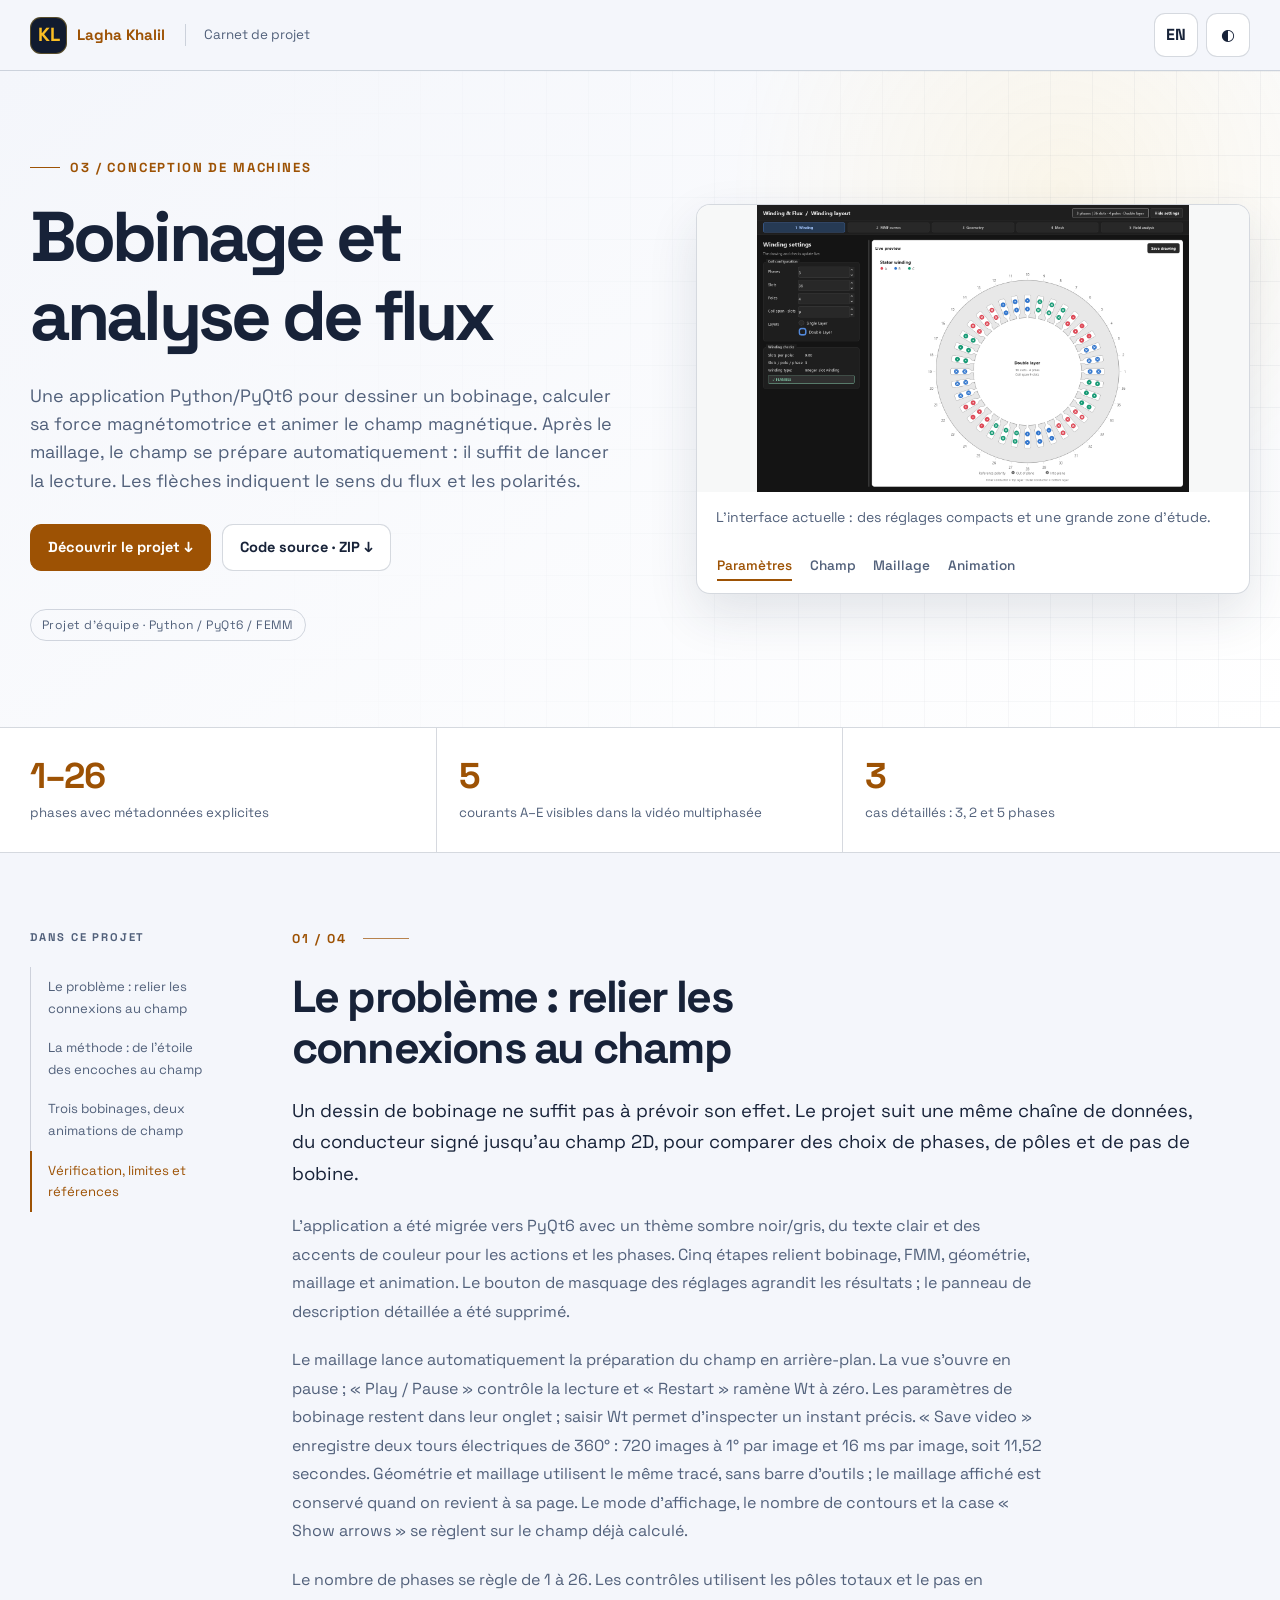
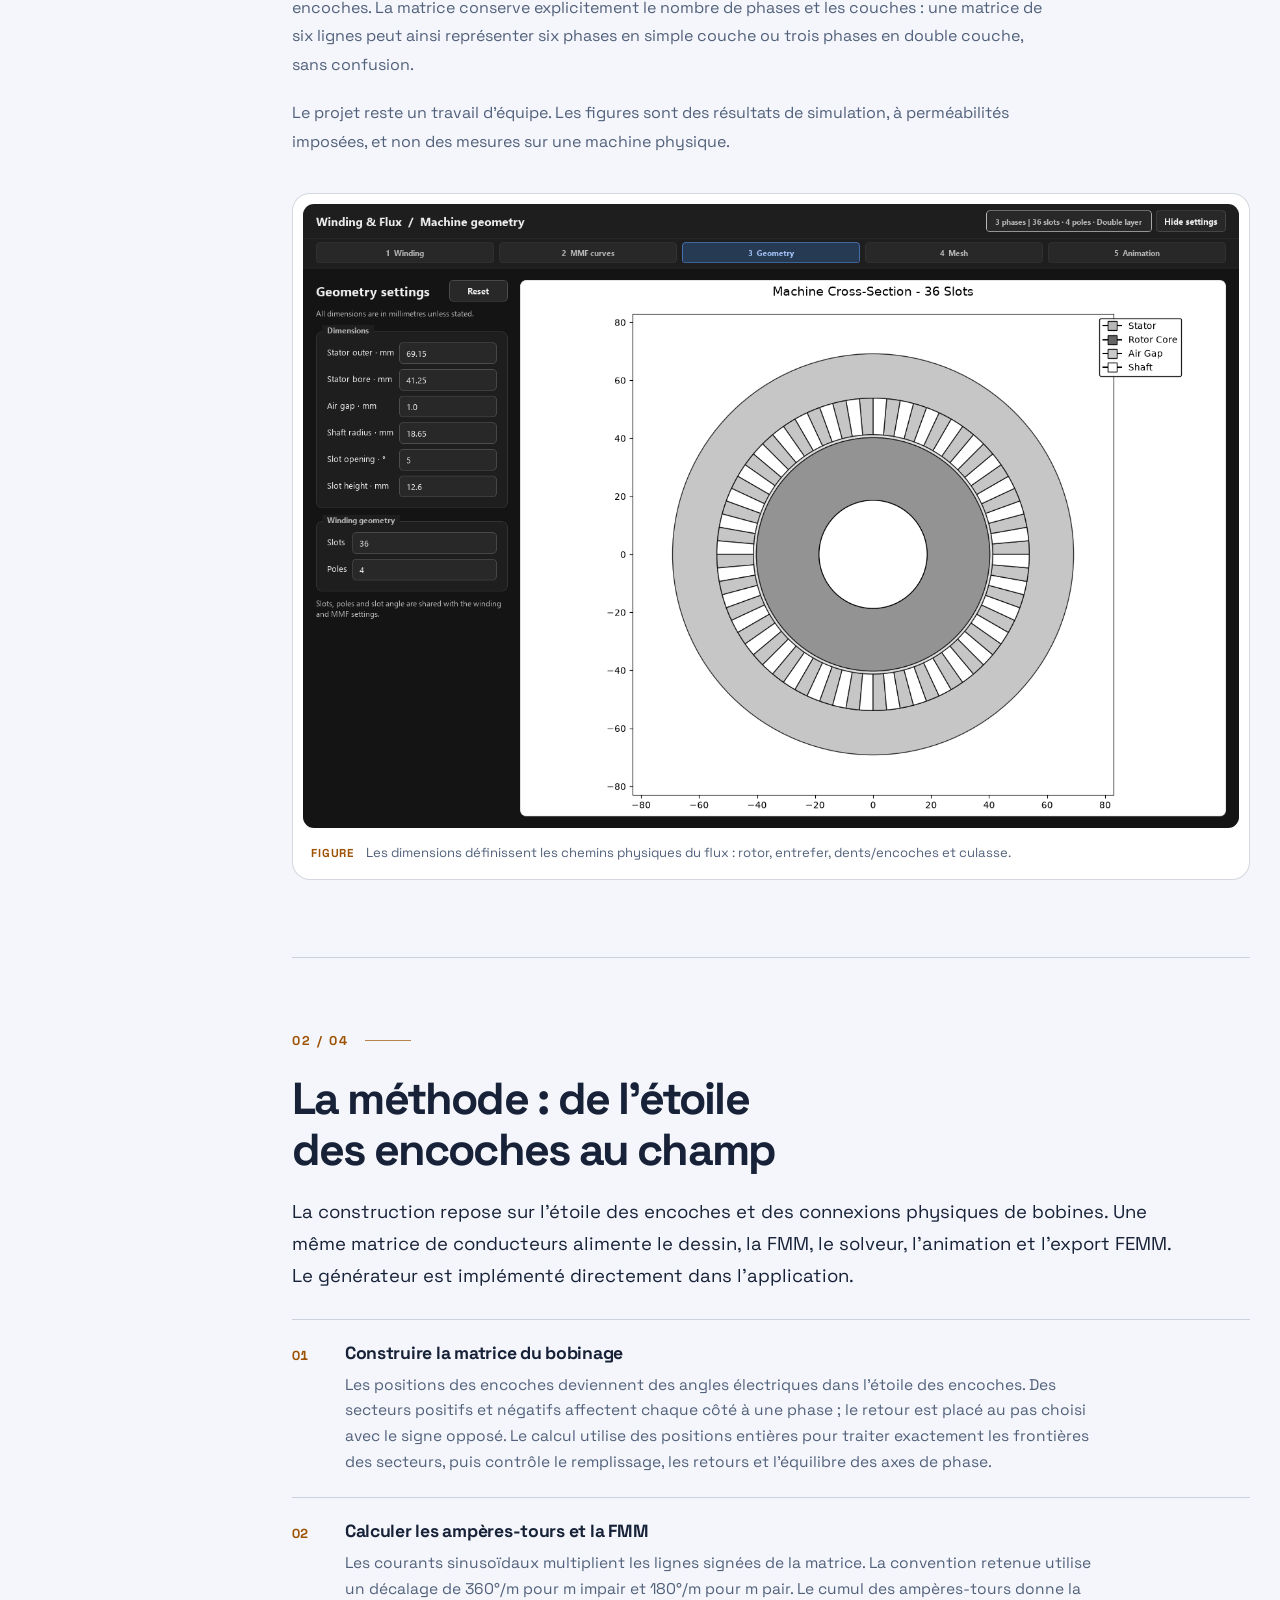
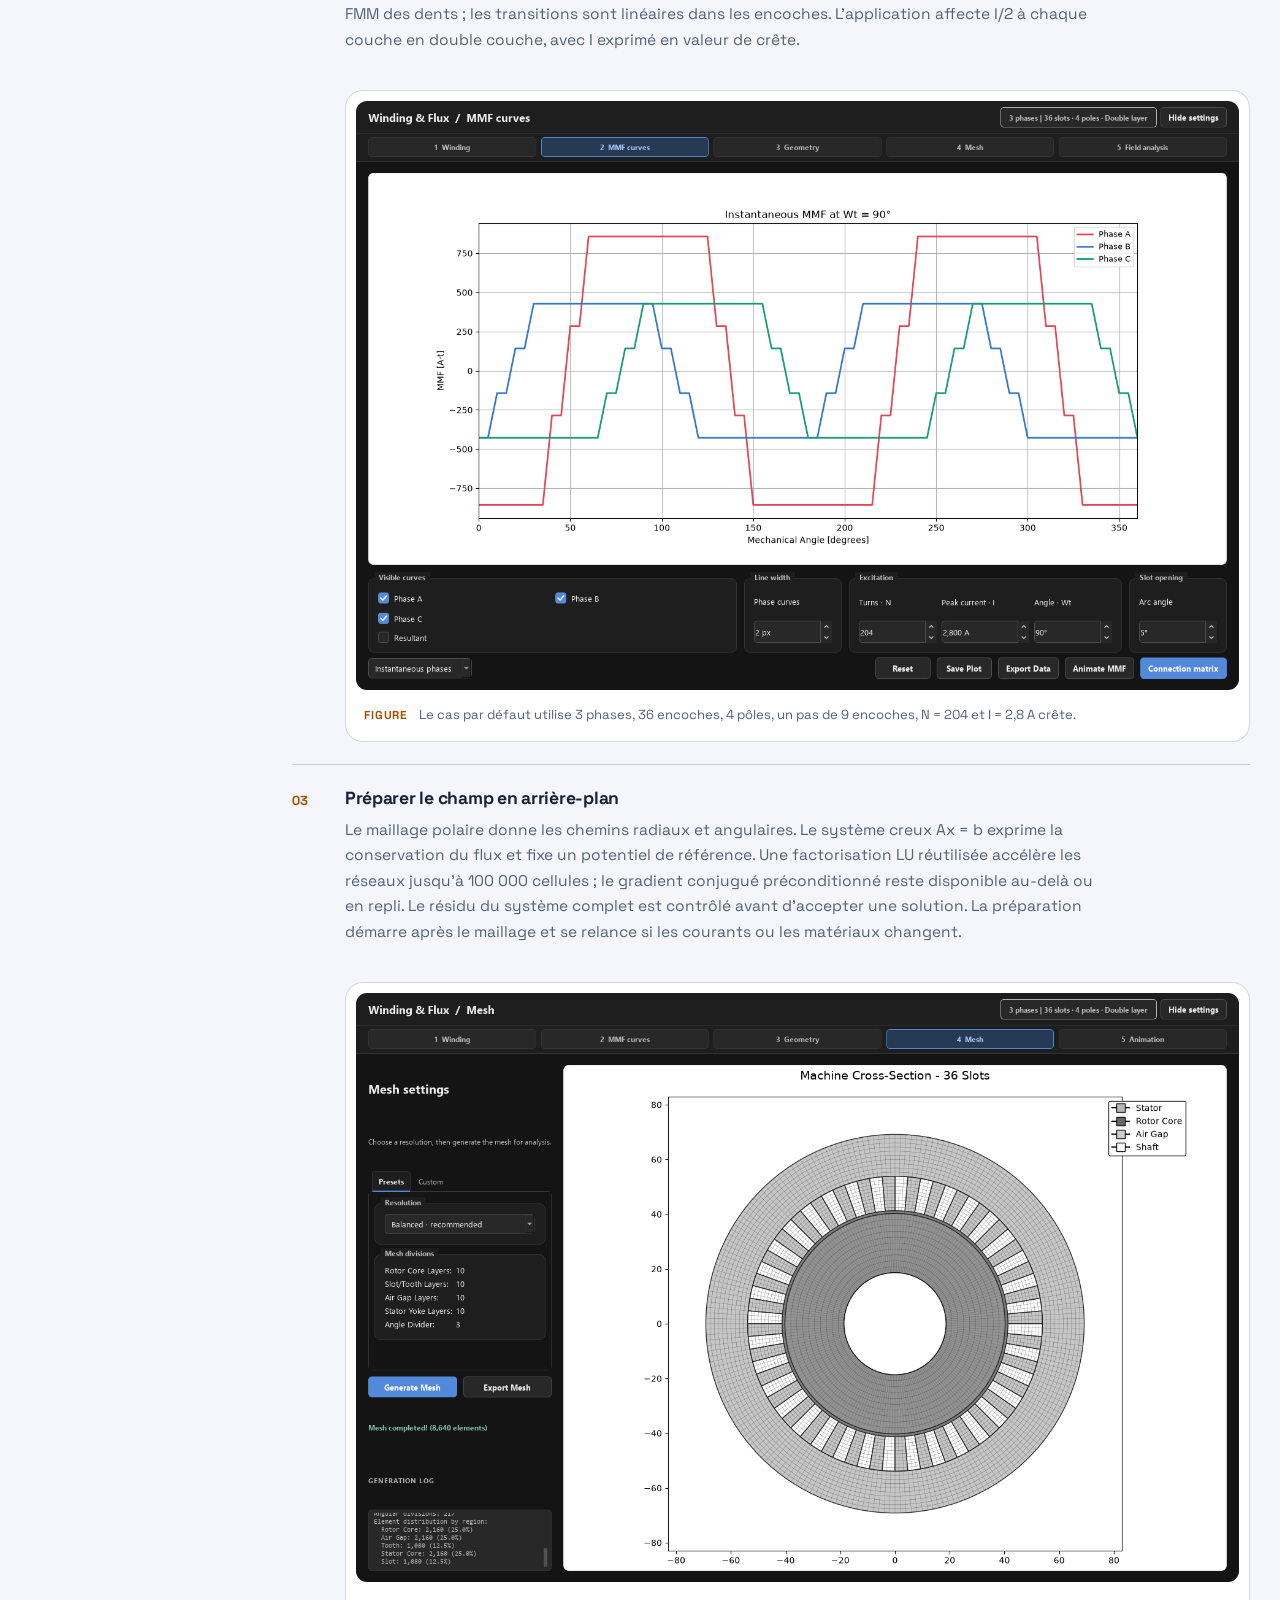
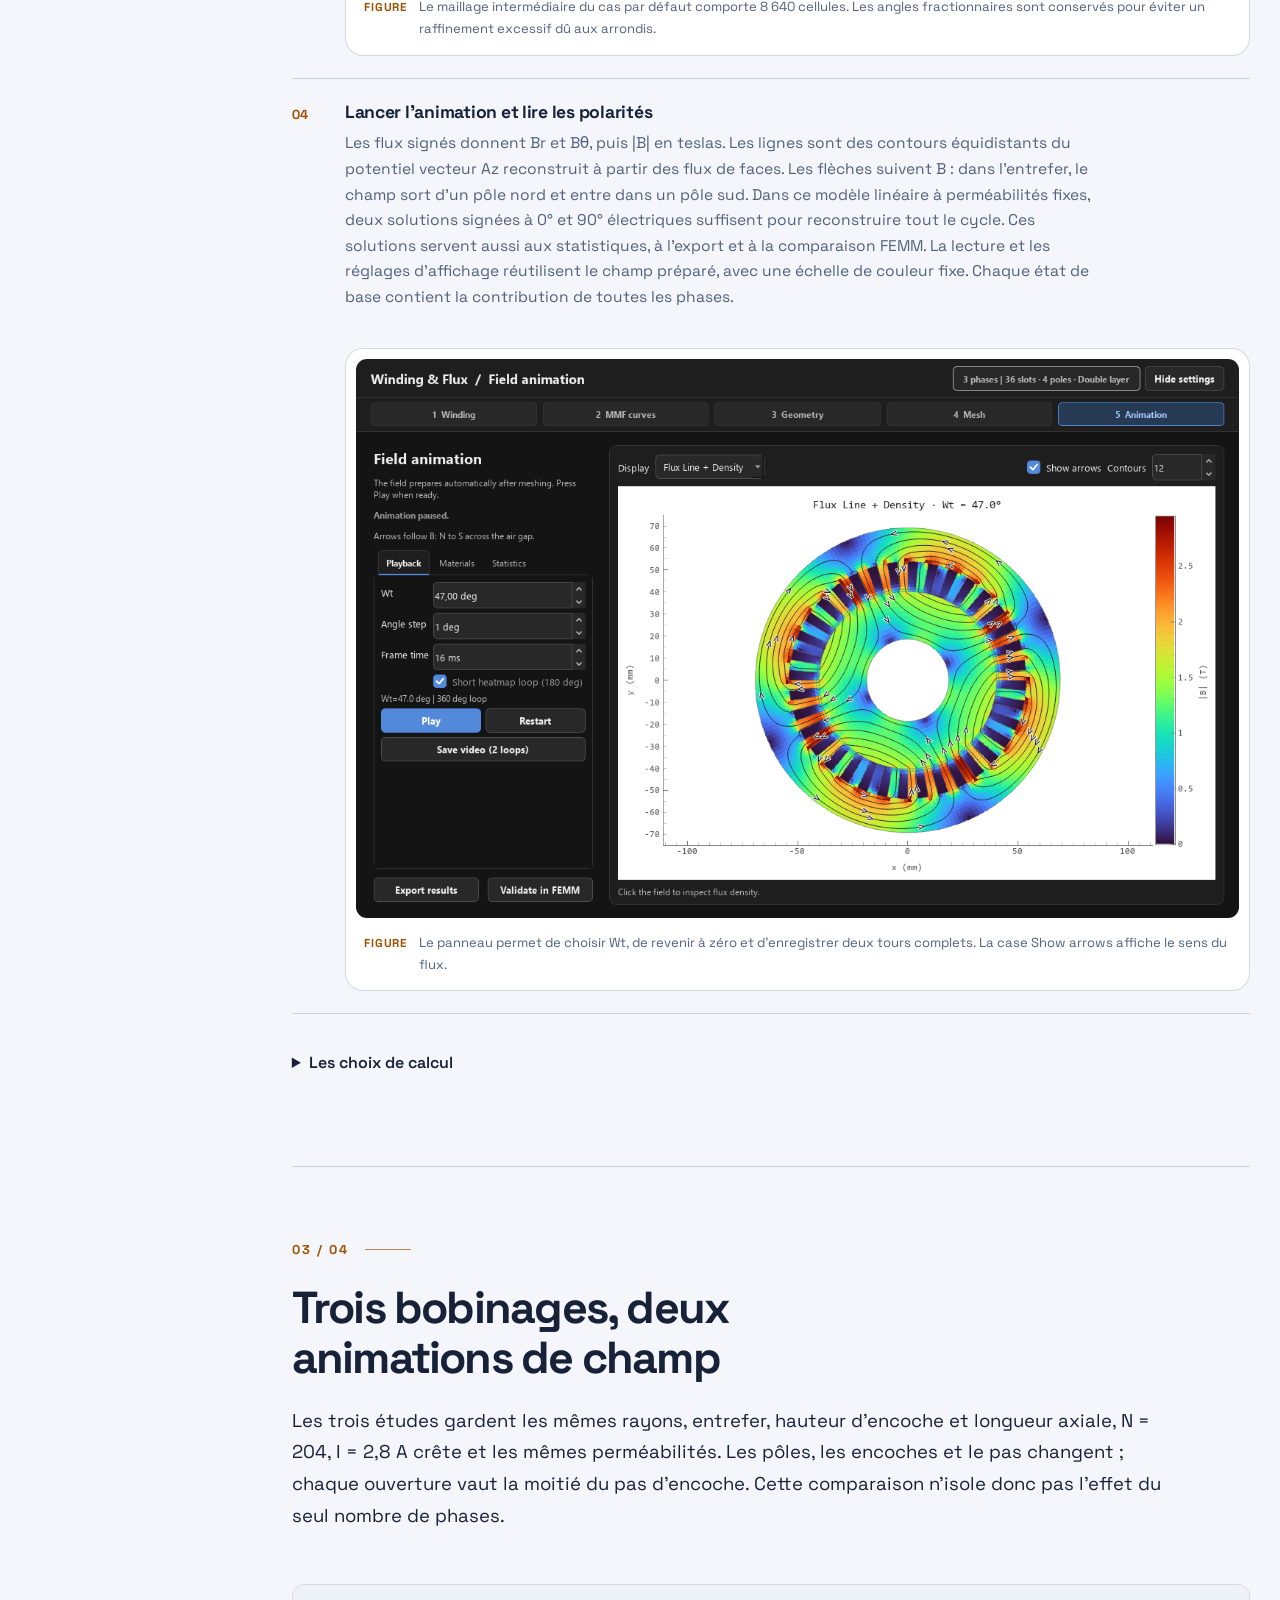
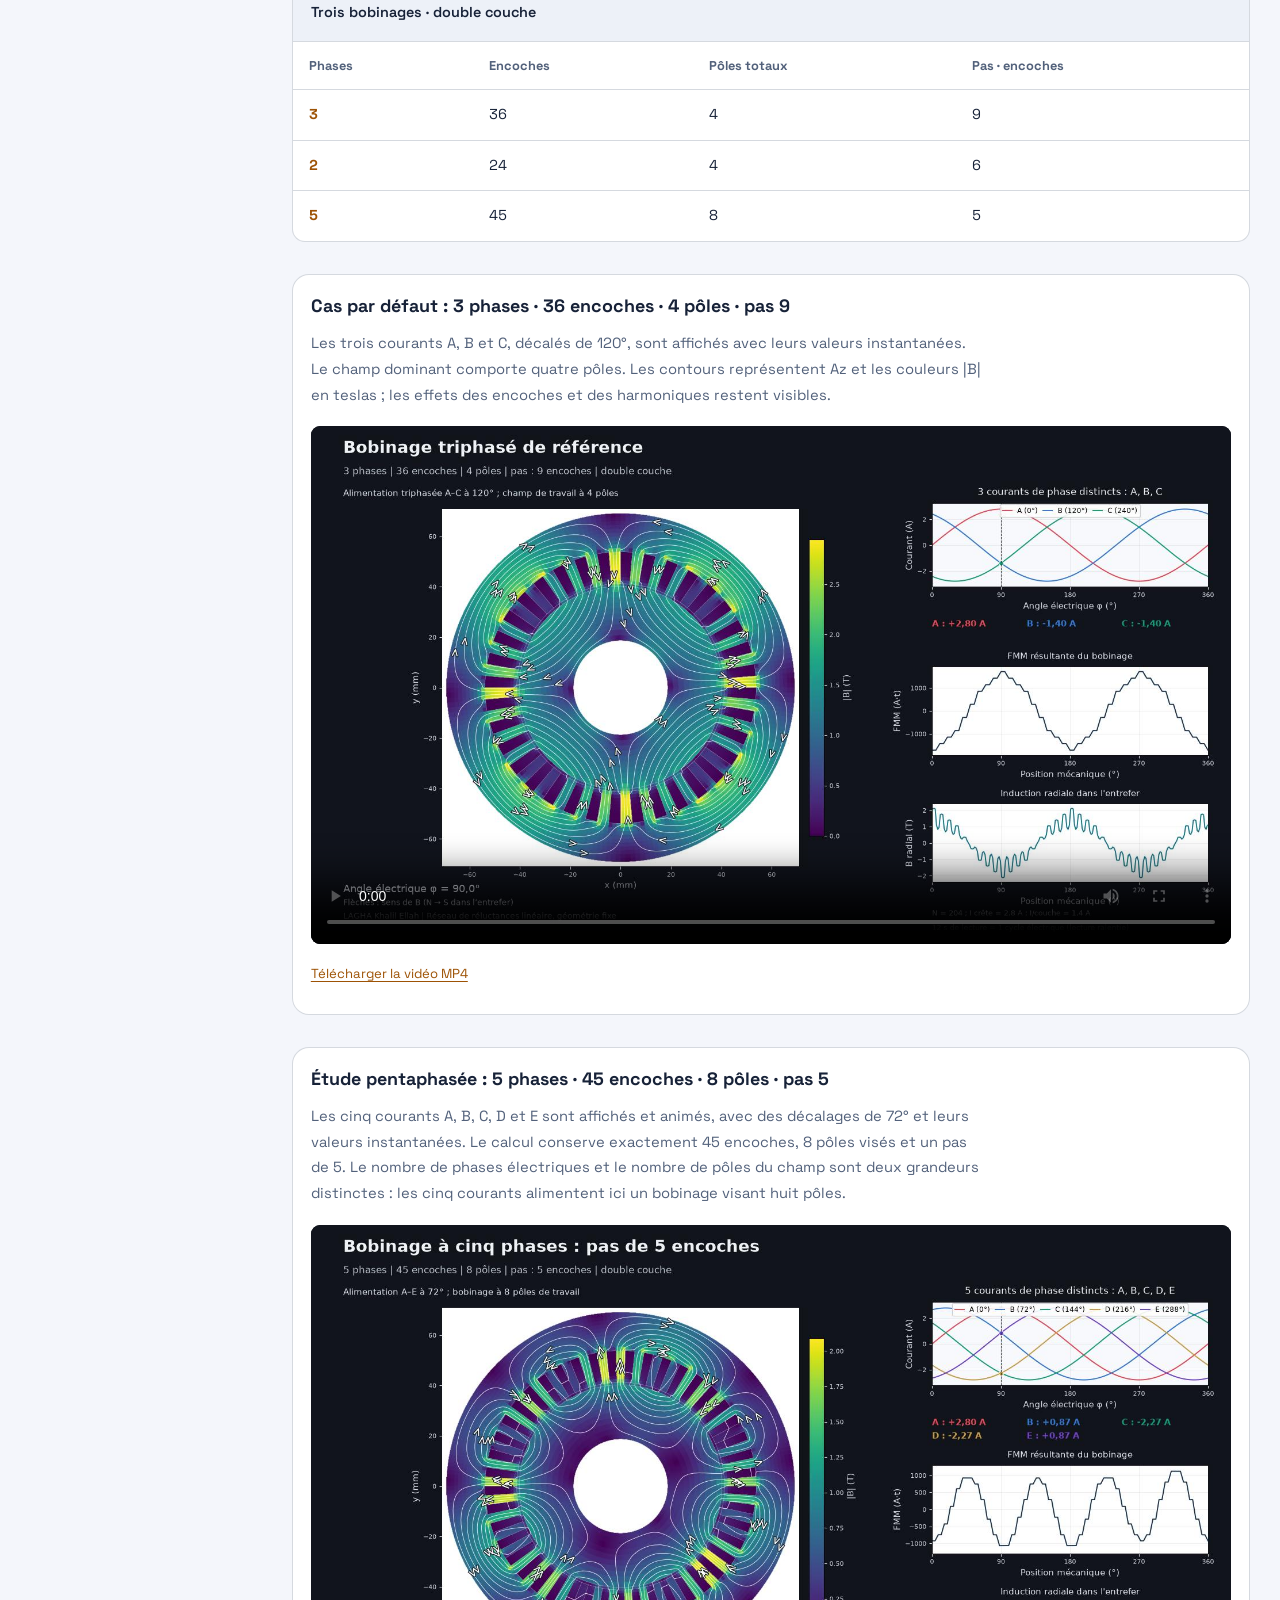
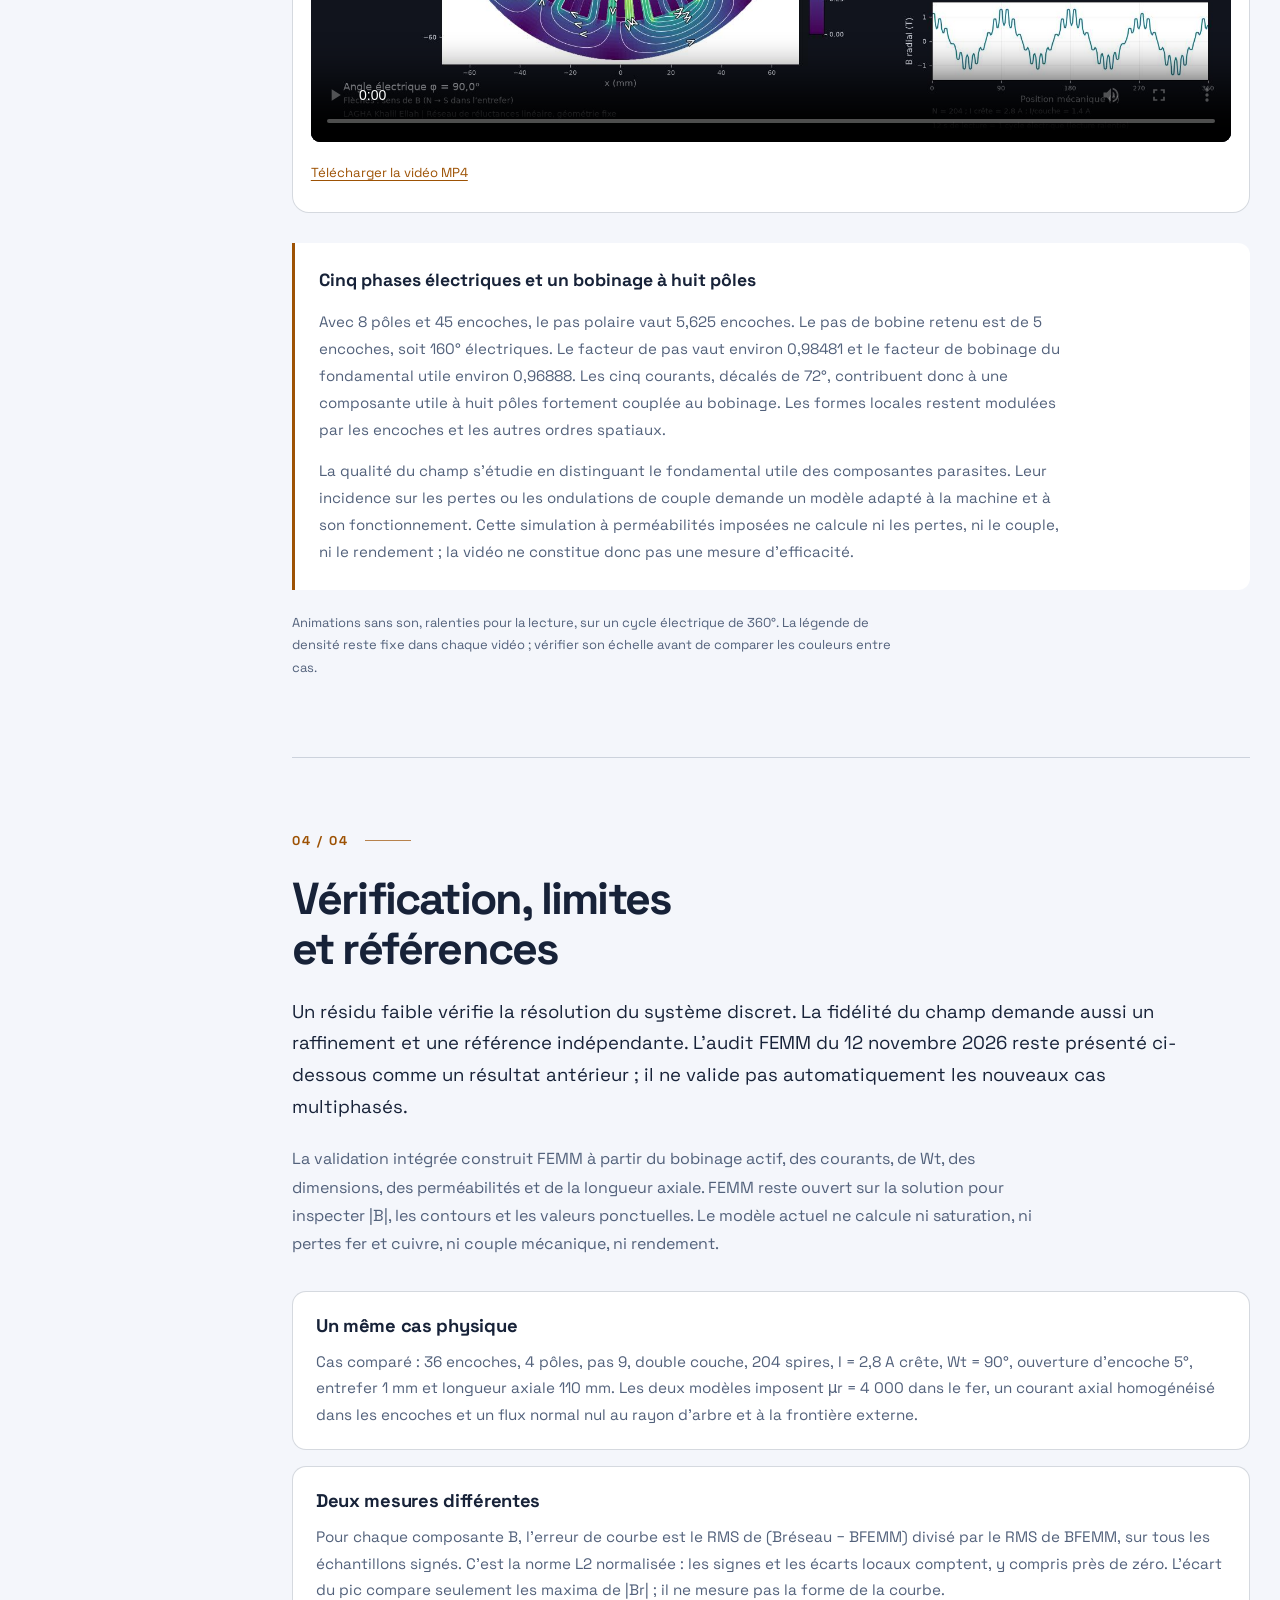
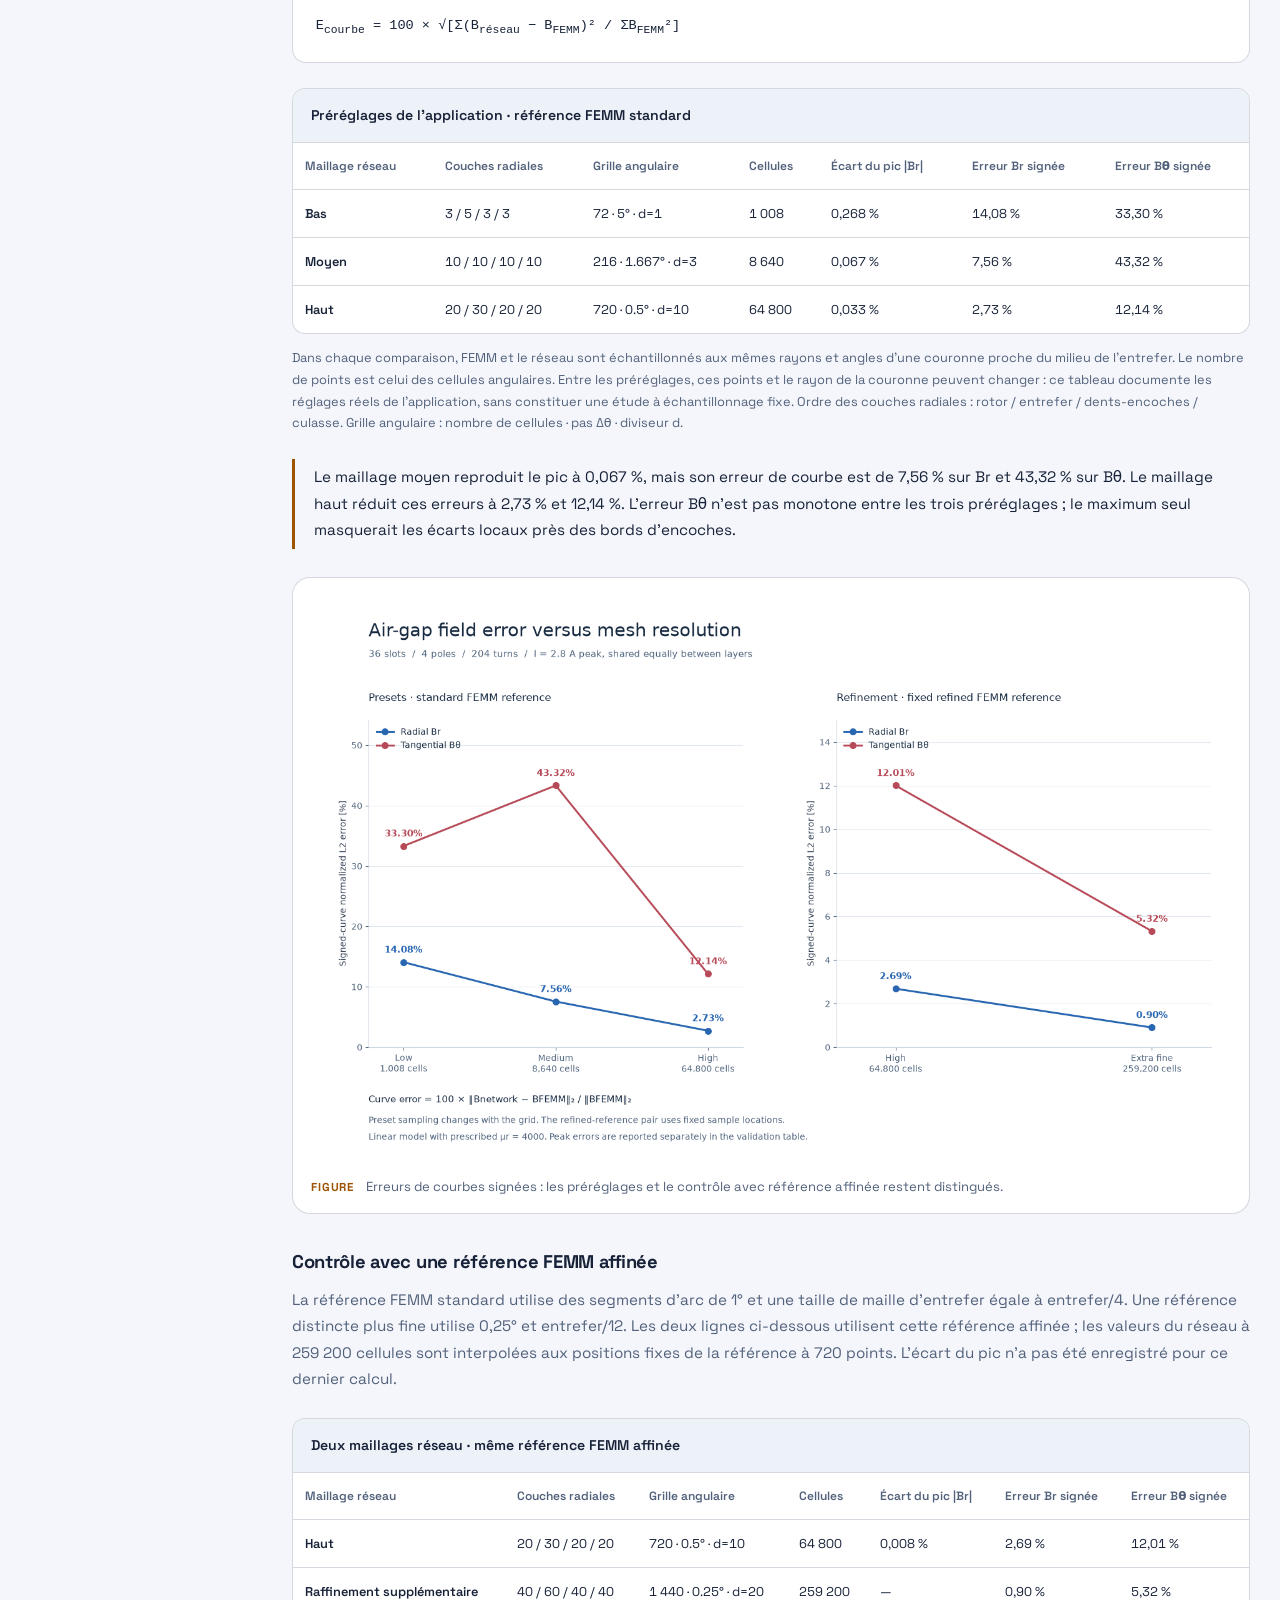
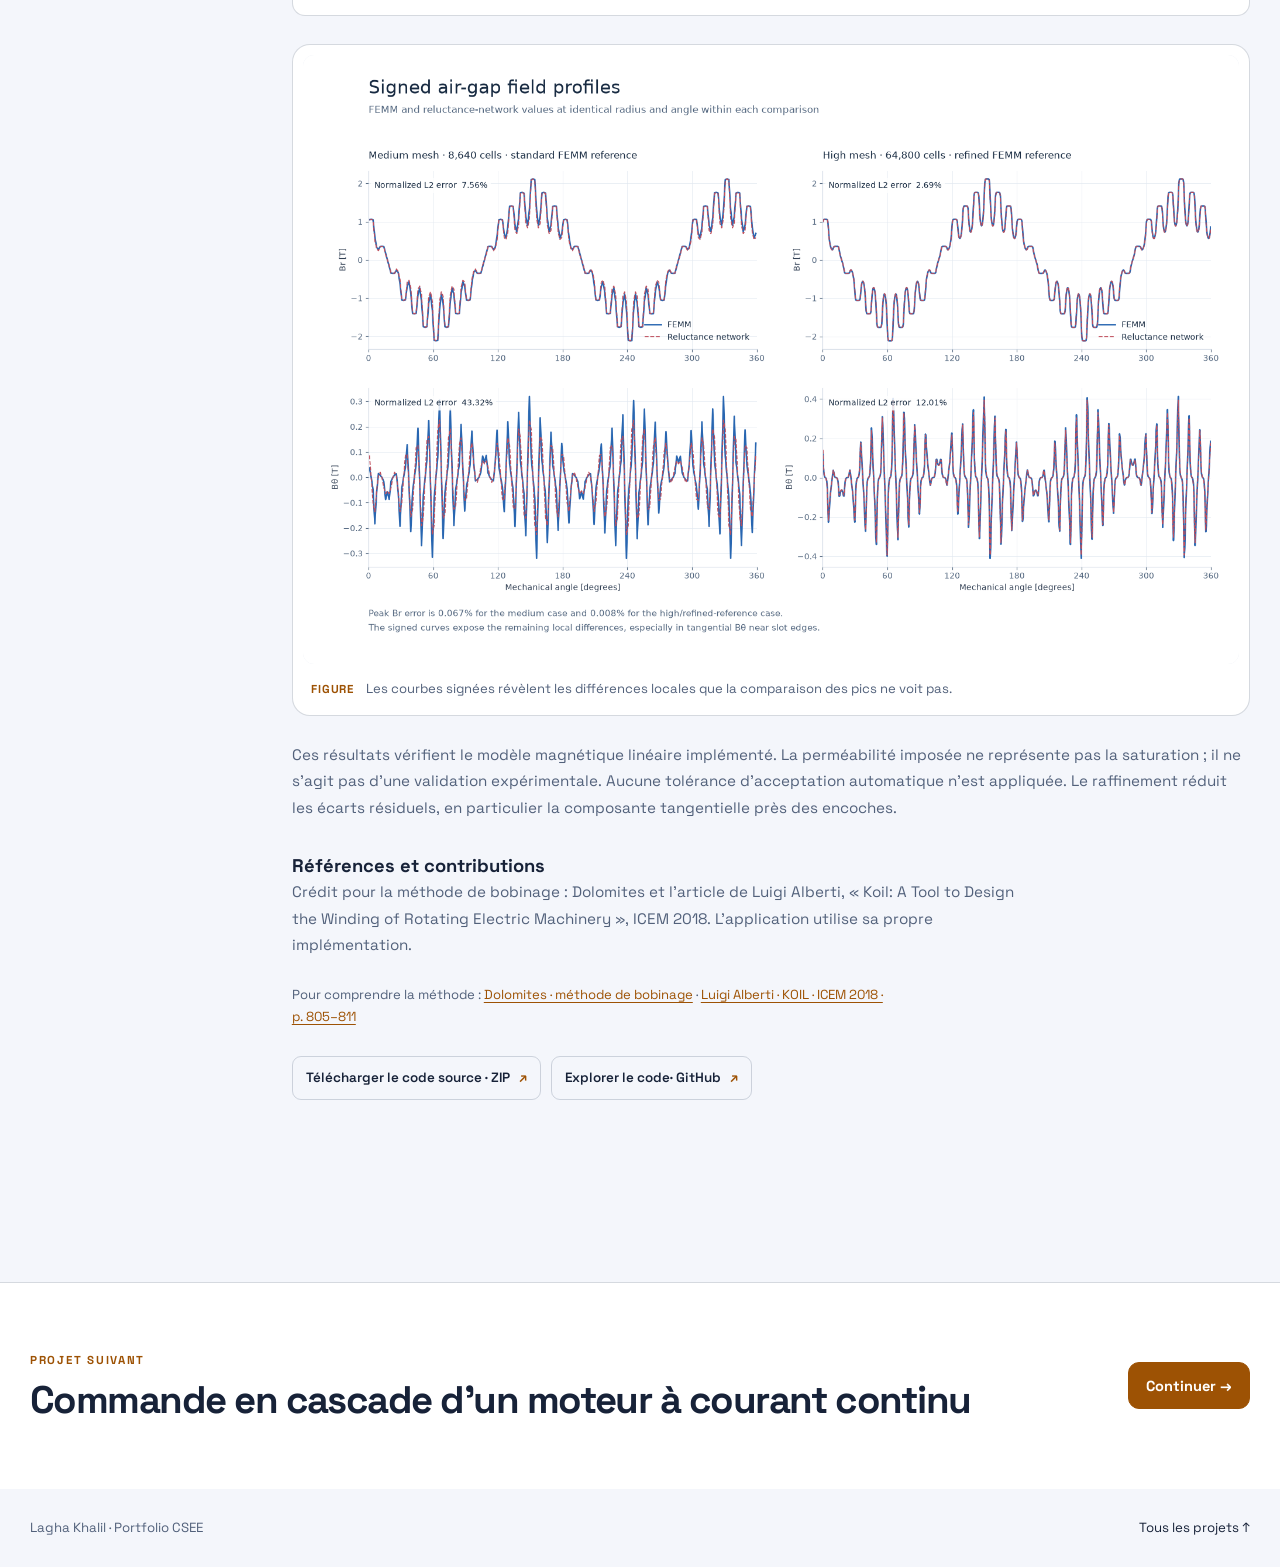
<file: projects/winding-flux-analysis.html>
<!doctype html>
<html lang="fr" data-theme="dark">
<head>
  <meta charset="utf-8"><meta name="viewport" content="width=device-width,initial-scale=1,viewport-fit=cover">
  <title>Bobinage et analyse de flux — Lagha Khalil</title>
  <meta name="description" content="Une application Python/PyQt6 pour dessiner un bobinage, calculer sa force magnétomotrice et animer le champ magnétique. Après le maillage, le champ se prépare automatiquement : il suffit de lancer la lecture. Les flèches indiquent le sens du flux et les polarités.">
  <link rel="canonical" href="https://khalilellahlagha.github.io/projects/winding-flux-analysis.html">
  <meta property="og:type" content="article"><meta property="og:url" content="https://khalilellahlagha.github.io/projects/winding-flux-analysis.html">
  <meta property="og:title" content="Bobinage et analyse de flux — Lagha Khalil">
  <meta property="og:description" content="Une application Python/PyQt6 pour dessiner un bobinage, calculer sa force magnétomotrice et animer le champ magnétique. Après le maillage, le champ se prépare automatiquement : il suffit de lancer la lecture. Les flèches indiquent le sens du flux et les polarités.">
  <meta property="og:image" content="https://khalilellahlagha.github.io/assets/projects/winding-parameters-app.png">
  <meta property="og:locale" content="fr_FR"><meta property="og:locale:alternate" content="en_US">
  <meta name="theme-color" content="#090e1c">
  <link rel="stylesheet" href="../css/project-views.css?v=9ebfe6e97434"><script defer src="../js/project-views.js?v=2428cd0abaf2"></script>
  <link rel="stylesheet" href="project.css?v=6d0b701c68a6"><script src="project.js?v=b581f3b0aa63" defer></script><link rel="stylesheet" href="winding.css?v=81f7b9122d48">
</head>
<body>
  <div class="progress" aria-hidden="true"></div>
  <a class="skip" href="#main"><span lang="fr">Aller au contenu</span><span lang="en">Skip to content</span></a>
  <header class="topbar"><div class="topbar-inner">
    <a class="brand" href="../index.html#projets"><span class="mark" aria-hidden="true">KL</span><span><span lang="fr">Lagha Khalil</span><span lang="en">Khalil Lagha</span></span></a>
    <span class="topbar-title"><span lang="fr">Carnet de projet</span><span lang="en">Project story</span></span>
    <div class="top-actions"><button class="icon-btn lang-toggle" type="button" aria-label="Switch to English">EN</button><button class="icon-btn theme-toggle" type="button" aria-label="Passer au thème clair" aria-pressed="true">◐</button></div>
  </div></header>
  <main id="main">
    <section class="hero" aria-labelledby="page-title"><div class="container">
      <div class="hero-grid"><div>
        <p class="eyebrow"><span lang="fr">03 / Conception de machines</span><span lang="en">03 / Machine design</span></p>
        <h1 id="page-title"><span lang="fr">Bobinage et analyse de flux</span><span lang="en">Winding and flux analysis</span></h1>
        <p class="lede"><span lang="fr">Une application Python/PyQt6 pour dessiner un bobinage, calculer sa force magnétomotrice et animer le champ magnétique. Après le maillage, le champ se prépare automatiquement : il suffit de lancer la lecture. Les flèches indiquent le sens du flux et les polarités.</span><span lang="en">A Python/PyQt6 application for drawing a winding, calculating its magnetomotive force and animating the magnetic field. The field prepares automatically after meshing: press Play to view it. Arrows show flux direction and pole polarity.</span></p>
        <div class="hero-actions"><a class="button primary" href="#problem"><span lang="fr">Découvrir le projet ↓</span><span lang="en">Explore the project ↓</span></a><a class="button ghost" href="https://github.com/KhalilEllahLAGHA/Winding-and-flux-analysis-program/archive/refs/heads/main.zip"><span lang="fr">Code source · ZIP ↓</span><span lang="en">Source code · ZIP ↓</span></a></div>
        <div class="hero-index"><span><span lang="fr">Projet d’équipe · Python / PyQt6 / FEMM</span><span lang="en">Team project · Python / PyQt6 / FEMM</span></span></div>
      </div><div class="project-views" data-project-views><div class="view-stage"><figure id="story-winding-flux-analysis-0" class="view-panel"><a class="view-image paper" href="../assets/projects/winding-parameters-app.png" target="_blank" rel="noopener" data-figure-link="story"><img src="../assets/projects/winding-parameters-app.png" width="760" height="396" alt="L’interface actuelle : des réglages compacts et une grande zone d’étude." data-figure-alt-fr="L’interface actuelle : des réglages compacts et une grande zone d’étude." data-figure-alt-en="The current interface: compact controls and a larger study area." fetchpriority="high"><span class="view-action"><span lang="fr">Agrandir la figure</span><span lang="en">Enlarge figure</span></span></a><figcaption id="story-winding-flux-analysis-0-caption"><span lang="fr">L’interface actuelle : des réglages compacts et une grande zone d’étude.</span><span lang="en">The current interface: compact controls and a larger study area.</span></figcaption></figure><figure id="story-winding-flux-analysis-1" class="view-panel" hidden><a class="view-image navy" href="../assets/projects/winding-field-45.webp" target="_blank" rel="noopener" data-figure-link="story"><img data-file="../assets/projects/winding-field-45.webp" width="760" height="396" alt="Champ calculé à 90° électriques pour 45 encoches, 8 pôles et 5 phases." data-figure-alt-fr="Champ calculé à 90° électriques pour 45 encoches, 8 pôles et 5 phases." data-figure-alt-en="Computed field at 90 electrical degrees for 45 slots, 8 poles and 5 phases." loading="lazy" decoding="async"><span class="view-action"><span lang="fr">Agrandir la figure</span><span lang="en">Enlarge figure</span></span></a><figcaption id="story-winding-flux-analysis-1-caption"><span lang="fr">Champ calculé à 90° électriques pour 45 encoches, 8 pôles et 5 phases.</span><span lang="en">Computed field at 90 electrical degrees for 45 slots, 8 poles and 5 phases.</span></figcaption></figure><figure id="story-winding-flux-analysis-2" class="view-panel" hidden><a class="view-image paper" href="../assets/projects/winding-mesh-app.png" target="_blank" rel="noopener" data-figure-link="story"><img data-file="../assets/projects/winding-mesh-app.png" width="760" height="396" alt="La vue de maillage de l’application discrétise la section de la machine." data-figure-alt-fr="La vue de maillage de l’application discrétise la section de la machine." data-figure-alt-en="The app’s mesh view divides the machine cross-section into cells." loading="lazy" decoding="async"><span class="view-action"><span lang="fr">Agrandir la figure</span><span lang="en">Enlarge figure</span></span></a><figcaption id="story-winding-flux-analysis-2-caption"><span lang="fr">La vue de maillage de l’application discrétise la section de la machine.</span><span lang="en">The app’s mesh view divides the machine cross-section into cells.</span></figcaption></figure><figure id="story-winding-flux-analysis-3" class="view-panel" hidden><video class="view-movie" controls playsinline preload="none" data-movie="../assets/projects/winding-five-phase-flux.mp4" data-poster="../assets/projects/winding-five-phase-flux-poster.jpg" aria-describedby="story-winding-flux-analysis-3-caption"></video><figcaption id="story-winding-flux-analysis-3-caption"><span lang="fr">Animation du champ et des courants du bobinage pentaphasé, avec un pas de 5 encoches.</span><span lang="en">Field and current animation for the five-phase winding with a five-slot coil span.</span></figcaption></figure></div><div class="view-switcher" role="group" aria-label="Vues du projet" data-views-group hidden><button type="button" aria-controls="story-winding-flux-analysis-0" aria-pressed="true"><span lang="fr">Paramètres</span><span lang="en">Parameters</span></button><button type="button" aria-controls="story-winding-flux-analysis-1" aria-pressed="false"><span lang="fr">Champ</span><span lang="en">Field</span></button><button type="button" aria-controls="story-winding-flux-analysis-2" aria-pressed="false"><span lang="fr">Maillage</span><span lang="en">Mesh</span></button><button type="button" aria-controls="story-winding-flux-analysis-3" aria-pressed="false"><span lang="fr">Animation</span><span lang="en">Animation</span></button></div></div></div>
    </div></section>
    <section class="metric-band" aria-label="Repères du projet" data-label-fr="Repères du projet" data-label-en="Project highlights"><div class="container metrics"><div class="metric"><strong>1–26</strong><span><span lang="fr">phases avec métadonnées explicites</span><span lang="en">phases with explicit metadata</span></span></div><div class="metric"><strong>5</strong><span><span lang="fr">courants A–E visibles dans la vidéo multiphasée</span><span lang="en">A–E currents visible in the multiphase video</span></span></div><div class="metric"><strong>3</strong><span><span lang="fr">cas détaillés : 3, 2 et 5 phases</span><span lang="en">worked studies: 3, 2 and 5 phases</span></span></div></div></section>
    <div class="container story-shell">
      <nav class="chapter-nav" aria-label="Chapitres" data-label-fr="Chapitres" data-label-en="Chapters"><p><span lang="fr">Dans ce projet</span><span lang="en">In this project</span></p><ol><li><a href="#problem" aria-label="Le problème : relier les connexions au champ" data-label-fr="Le problème : relier les connexions au champ" data-label-en="The problem: connect coils to their field"><span class="chapter-label-full"><span lang="fr">Le problème : relier les connexions au champ</span><span lang="en">The problem: connect coils to their field</span></span><span class="chapter-label-short" aria-hidden="true"><span lang="fr">Contexte</span><span lang="en">Problem</span></span></a></li><li><a href="#method" aria-label="La méthode : de l’étoile des encoches au champ" data-label-fr="La méthode : de l’étoile des encoches au champ" data-label-en="The method: from star of slots to field"><span class="chapter-label-full"><span lang="fr">La méthode : de l’étoile des encoches au champ</span><span lang="en">The method: from star of slots to field</span></span><span class="chapter-label-short" aria-hidden="true"><span lang="fr">Méthode</span><span lang="en">Method</span></span></a></li><li><a href="#evidence" aria-label="Trois bobinages, deux animations de champ" data-label-fr="Trois bobinages, deux animations de champ" data-label-en="Three windings, two field animations"><span class="chapter-label-full"><span lang="fr">Trois bobinages, deux animations de champ</span><span lang="en">Three windings, two field animations</span></span><span class="chapter-label-short" aria-hidden="true"><span lang="fr">Résultats</span><span lang="en">Results</span></span></a></li><li><a href="#takeaway" aria-label="Vérification, limites et références" data-label-fr="Vérification, limites et références" data-label-en="Verification, limits and references"><span class="chapter-label-full"><span lang="fr">Vérification, limites et références</span><span lang="en">Verification, limits and references</span></span><span class="chapter-label-short" aria-hidden="true"><span lang="fr">Vérification</span><span lang="en">Checks</span></span></a></li></ol></nav>
      <div class="story"><section class="chapter" id="problem" aria-labelledby="h-problem"><div class="chapter-head"><span class="chapter-no">01 / 04</span></div><h2 id="h-problem"><span lang="fr">Le problème : relier les connexions au champ</span><span lang="en">The problem: connect coils to their field</span></h2><p class="intro"><span lang="fr">Un dessin de bobinage ne suffit pas à prévoir son effet. Le projet suit une même chaîne de données, du conducteur signé jusqu’au champ 2D, pour comparer des choix de phases, de pôles et de pas de bobine.</span><span lang="en">A winding drawing alone does not explain its effect. The project follows one data chain, from signed conductors to the 2D field, to compare phase counts, poles and coil spans.</span></p><div class="prose"><p><span lang="fr">L’application a été migrée vers PyQt6 avec un thème sombre noir/gris, du texte clair et des accents de couleur pour les actions et les phases. Cinq étapes relient bobinage, FMM, géométrie, maillage et animation. Le bouton de masquage des réglages agrandit les résultats ; le panneau de description détaillée a été supprimé.</span><span lang="en">The application now uses PyQt6, a dark black/grey theme, light text and coloured action and phase accents. Five stages connect winding, MMF, geometry, mesh and animation. Hiding the settings expands the results; the detailed description panel has been removed.</span></p><p><span lang="fr">Le maillage lance automatiquement la préparation du champ en arrière-plan. La vue s’ouvre en pause ; « Play / Pause » contrôle la lecture et « Restart » ramène Wt à zéro. Les paramètres de bobinage restent dans leur onglet ; saisir Wt permet d’inspecter un instant précis. « Save video » enregistre deux tours électriques de 360° : 720 images à 1° par image et 16 ms par image, soit 11,52 secondes. Géométrie et maillage utilisent le même tracé, sans barre d’outils ; le maillage affiché est conservé quand on revient à sa page. Le mode d’affichage, le nombre de contours et la case « Show arrows » se règlent sur le champ déjà calculé.</span><span lang="en">Meshing automatically starts field preparation in the background. The view opens paused. Play / Pause controls playback and Restart resets Wt to zero. Winding settings remain in their own tab; entering Wt pauses the view for inspection. Save video records two 360° electrical cycles: 720 frames at 1° per frame and 16 ms per frame, lasting 11.52 seconds. Geometry and Mesh share a toolbar-free plot, and returning to Mesh keeps its existing view. Display mode, contour count and the Show arrows checkbox use the field that is already calculated.</span></p><p><span lang="fr">Le nombre de phases se règle de 1 à 26. Les contrôles utilisent les pôles totaux et le pas en encoches. La matrice conserve explicitement le nombre de phases et les couches : une matrice de six lignes peut ainsi représenter six phases en simple couche ou trois phases en double couche, sans confusion.</span><span lang="en">Phase count is adjustable from 1 to 26. Controls use total poles and coil span in slots. The matrix retains explicit phase and layer metadata: six rows can therefore represent six-phase single-layer or three-phase double-layer windings without ambiguity.</span></p><p><span lang="fr">Le projet reste un travail d’équipe. Les figures sont des résultats de simulation, à perméabilités imposées, et non des mesures sur une machine physique.</span><span lang="en">This remains a team project. Figures are simulation results with prescribed permeabilities, rather than measurements on a physical machine.</span></p></div><figure class="figure figure-context"><a class="figure-link" href="../assets/projects/winding-machine-app.png?v=21368e7597d3" target="_blank" rel="noopener" aria-label="Géométrie de la machine dans l’application PyQt6 — Ouvrir l’image en grand" data-label-fr="Géométrie de la machine dans l’application PyQt6 — Ouvrir l’image en grand" data-label-en="Machine geometry in the PyQt6 application — View full-size image"><img src="../assets/projects/winding-machine-app.png?v=21368e7597d3" alt="Géométrie de la machine dans l’application PyQt6" data-alt-fr="Géométrie de la machine dans l’application PyQt6" data-alt-en="Machine geometry in the PyQt6 application" width="1440" height="960" loading="lazy" decoding="async"><span class="figure-zoom" aria-hidden="true"><span lang="fr">Toucher pour agrandir ↗</span><span lang="en">Tap to enlarge ↗</span></span></a><figcaption><strong>FIGURE</strong><span><span lang="fr">Les dimensions définissent les chemins physiques du flux : rotor, entrefer, dents/encoches et culasse.</span><span lang="en">Dimensions define the physical flux paths: rotor, air gap, teeth/slots and yoke.</span></span></figcaption></figure></section><section class="chapter" id="method" aria-labelledby="h-method"><div class="chapter-head"><span class="chapter-no">02 / 04</span></div><h2 id="h-method"><span lang="fr">La méthode : de l’étoile des encoches au champ</span><span lang="en">The method: from star of slots to field</span></h2><p class="intro"><span lang="fr">La construction repose sur l’étoile des encoches et des connexions physiques de bobines. Une même matrice de conducteurs alimente le dessin, la FMM, le solveur, l’animation et l’export FEMM. Le générateur est implémenté directement dans l’application.</span><span lang="en">Construction uses the star of slots and physical coil connections. One conductor matrix drives the drawing, MMF, solver, animation and FEMM export. The generator is implemented directly in the application.</span></p><ol class="flow-steps"><li><span class="flow-number" aria-hidden="true">01</span><div><h3><span lang="fr">Construire la matrice du bobinage</span><span lang="en">Build the winding matrix</span></h3><p><span lang="fr">Les positions des encoches deviennent des angles électriques dans l’étoile des encoches. Des secteurs positifs et négatifs affectent chaque côté à une phase ; le retour est placé au pas choisi avec le signe opposé. Le calcul utilise des positions entières pour traiter exactement les frontières des secteurs, puis contrôle le remplissage, les retours et l’équilibre des axes de phase.</span><span lang="en">Slot positions become electrical angles in the star of slots. Positive and negative sectors assign each side to a phase; the return is placed at the selected span with opposite sign. Integer positions handle sector boundaries exactly; the generator then checks occupancy, returns and phase-axis balance.</span></p></div></li><li><span class="flow-number" aria-hidden="true">02</span><div><h3><span lang="fr">Calculer les ampères-tours et la FMM</span><span lang="en">Calculate ampere-turns and MMF</span></h3><p><span lang="fr">Les courants sinusoïdaux multiplient les lignes signées de la matrice. La convention retenue utilise un décalage de 360°/m pour m impair et 180°/m pour m pair. Le cumul des ampères-tours donne la FMM des dents ; les transitions sont linéaires dans les encoches. L’application affecte I/2 à chaque couche en double couche, avec I exprimé en valeur de crête.</span><span lang="en">Sinusoidal currents multiply the signed matrix rows. The adopted convention uses 360°/m spacing for odd m and 180°/m for even m. Cumulative slot ampere-turns give tooth MMF, with linear transitions across slots. The application assigns I/2 to each layer in double-layer mode, with I entered as a peak value.</span></p><figure class="figure figure-context"><a class="figure-link" href="../assets/projects/winding-mmf-app.png?v=f8854e5c7239" target="_blank" rel="noopener" aria-label="Courbes FMM des phases et de leur résultante dans l’application PyQt6 — Ouvrir l’image en grand" data-label-fr="Courbes FMM des phases et de leur résultante dans l’application PyQt6 — Ouvrir l’image en grand" data-label-en="Phase and resultant MMF curves in the PyQt6 application — View full-size image"><img src="../assets/projects/winding-mmf-app.png?v=f8854e5c7239" alt="Courbes FMM des phases et de leur résultante dans l’application PyQt6" data-alt-fr="Courbes FMM des phases et de leur résultante dans l’application PyQt6" data-alt-en="Phase and resultant MMF curves in the PyQt6 application" width="1440" height="960" loading="lazy" decoding="async"><span class="figure-zoom" aria-hidden="true"><span lang="fr">Toucher pour agrandir ↗</span><span lang="en">Tap to enlarge ↗</span></span></a><figcaption><strong>FIGURE</strong><span><span lang="fr">Le cas par défaut utilise 3 phases, 36 encoches, 4 pôles, un pas de 9 encoches, N = 204 et I = 2,8 A crête.</span><span lang="en">The default case uses 3 phases, 36 slots, 4 poles, 9-slot span, N = 204 and I = 2.8 A peak.</span></span></figcaption></figure></div></li><li><span class="flow-number" aria-hidden="true">03</span><div><h3><span lang="fr">Préparer le champ en arrière-plan</span><span lang="en">Prepare the field in the background</span></h3><p><span lang="fr">Le maillage polaire donne les chemins radiaux et angulaires. Le système creux Ax = b exprime la conservation du flux et fixe un potentiel de référence. Une factorisation LU réutilisée accélère les réseaux jusqu’à 100 000 cellules ; le gradient conjugué préconditionné reste disponible au-delà ou en repli. Le résidu du système complet est contrôlé avant d’accepter une solution. La préparation démarre après le maillage et se relance si les courants ou les matériaux changent.</span><span lang="en">The polar mesh defines radial and angular paths. Sparse Ax = b expresses flux conservation and fixes one reference potential. Reused LU factorisation accelerates networks up to 100,000 cells; preconditioned conjugate gradients remain available for larger systems or as fallback. The full-system residual is checked before accepting a solution. Preparation starts after meshing and runs again when currents or materials change.</span></p><figure class="figure figure-context"><a class="figure-link" href="../assets/projects/winding-mesh-app.png?v=13781c33aabf" target="_blank" rel="noopener" aria-label="Maillage polaire du cas par défaut avec 8 640 cellules — Ouvrir l’image en grand" data-label-fr="Maillage polaire du cas par défaut avec 8 640 cellules — Ouvrir l’image en grand" data-label-en="Polar mesh of the default case with 8,640 cells — View full-size image"><img src="../assets/projects/winding-mesh-app.png?v=13781c33aabf" alt="Maillage polaire du cas par défaut avec 8 640 cellules" data-alt-fr="Maillage polaire du cas par défaut avec 8 640 cellules" data-alt-en="Polar mesh of the default case with 8,640 cells" width="1440" height="960" loading="lazy" decoding="async"><span class="figure-zoom" aria-hidden="true"><span lang="fr">Toucher pour agrandir ↗</span><span lang="en">Tap to enlarge ↗</span></span></a><figcaption><strong>FIGURE</strong><span><span lang="fr">Le maillage intermédiaire du cas par défaut comporte 8 640 cellules. Les angles fractionnaires sont conservés pour éviter un raffinement excessif dû aux arrondis.</span><span lang="en">The default medium mesh contains 8,640 cells. Fractional angles retain precision to avoid excessive refinement caused by rounding.</span></span></figcaption></figure></div></li><li><span class="flow-number" aria-hidden="true">04</span><div><h3><span lang="fr">Lancer l’animation et lire les polarités</span><span lang="en">Play the animation and read the polarities</span></h3><p><span lang="fr">Les flux signés donnent Br et Bθ, puis |B| en teslas. Les lignes sont des contours équidistants du potentiel vecteur Az reconstruit à partir des flux de faces. Les flèches suivent B : dans l’entrefer, le champ sort d’un pôle nord et entre dans un pôle sud. Dans ce modèle linéaire à perméabilités fixes, deux solutions signées à 0° et 90° électriques suffisent pour reconstruire tout le cycle. Ces solutions servent aussi aux statistiques, à l’export et à la comparaison FEMM. La lecture et les réglages d’affichage réutilisent le champ préparé, avec une échelle de couleur fixe. Chaque état de base contient la contribution de toutes les phases.</span><span lang="en">Signed fluxes give Br and Bθ, then |B| in tesla. Lines are equally spaced contours of vector potential Az reconstructed from face fluxes. Arrows follow B: in the air gap, the field leaves a north pole and enters a south pole. In this fixed-permeability linear model, two signed solutions at 0° and 90° electrical reconstruct the full cycle. These solutions also supply statistics, export and FEMM comparison. Playback and display settings reuse the prepared field, with a fixed colour scale. Each basis state contains every phase contribution.</span></p><figure class="figure figure-context"><a class="figure-link" href="../assets/projects/winding-animation-app.png?v=50c1f89bf6b7" target="_blank" rel="noopener" aria-label="Animation du champ avec Wt, Restart et sauvegarde vidéo — Ouvrir l’image en grand" data-label-fr="Animation du champ avec Wt, Restart et sauvegarde vidéo — Ouvrir l’image en grand" data-label-en="Field animation with Wt, Restart and video export — View full-size image"><img src="../assets/projects/winding-animation-app.png?v=50c1f89bf6b7" alt="Animation du champ avec Wt, Restart et sauvegarde vidéo" data-alt-fr="Animation du champ avec Wt, Restart et sauvegarde vidéo" data-alt-en="Field animation with Wt, Restart and video export" width="1200" height="760" loading="lazy" decoding="async"><span class="figure-zoom" aria-hidden="true"><span lang="fr">Toucher pour agrandir ↗</span><span lang="en">Tap to enlarge ↗</span></span></a><figcaption><strong>FIGURE</strong><span><span lang="fr">Le panneau permet de choisir Wt, de revenir à zéro et d’enregistrer deux tours complets. La case Show arrows affiche le sens du flux.</span><span lang="en">The panel lets you select Wt, return to zero and save two complete cycles. Show arrows displays the flux direction.</span></span></figcaption></figure></div></li></ol><details class="method-detail"><summary><span lang="fr">Les choix de calcul</span><span lang="en">Calculation choices</span></summary><div class="prose"></div></details></section><section class="chapter" id="evidence" aria-labelledby="h-evidence"><div class="chapter-head"><span class="chapter-no">03 / 04</span></div><h2 id="h-evidence"><span lang="fr">Trois bobinages, deux animations de champ</span><span lang="en">Three windings, two field animations</span></h2><p class="intro"><span lang="fr">Les trois études gardent les mêmes rayons, entrefer, hauteur d’encoche et longueur axiale, N = 204, I = 2,8 A crête et les mêmes perméabilités. Les pôles, les encoches et le pas changent ; chaque ouverture vaut la moitié du pas d’encoche. Cette comparaison n’isole donc pas l’effet du seul nombre de phases.</span><span lang="en">The three studies retain the same radii, air gap, slot height and axial length, N = 204, I = 2.8 A peak and permeabilities. Poles, slots and span change; each slot opening is half its slot pitch. This comparison therefore does not isolate phase count alone.</span></p><div class="prose"></div><div class="winding-multiphase-study" id="flux-videos"><div class="winding-study-table-scroll"><table class="winding-study-table"><caption><span lang="fr">Trois bobinages · double couche</span><span lang="en">Three windings · double layer</span></caption><thead><tr><th><span lang="fr">Phases</span><span lang="en">Phases</span></th><th><span lang="fr">Encoches</span><span lang="en">Slots</span></th><th><span lang="fr">Pôles totaux</span><span lang="en">Total poles</span></th><th><span lang="fr">Pas · encoches</span><span lang="en">Span · slots</span></th></tr></thead><tbody><tr><th>3</th><td>36</td><td>4</td><td>9</td></tr><tr><th>2</th><td>24</td><td>4</td><td>6</td></tr><tr><th>5</th><td>45</td><td>8</td><td>5</td></tr></tbody></table></div><figure class="winding-video"><figcaption><h3><span lang="fr">Cas par défaut : 3 phases · 36 encoches · 4 pôles · pas 9</span><span lang="en">Default: 3 phases · 36 slots · 4 poles · span 9</span></h3><p><span lang="fr">Les trois courants A, B et C, décalés de 120°, sont affichés avec leurs valeurs instantanées. Le champ dominant comporte quatre pôles. Les contours représentent Az et les couleurs |B| en teslas ; les effets des encoches et des harmoniques restent visibles.</span><span lang="en">The three currents A, B and C, separated by 120°, are displayed with their instantaneous values. The dominant field has four poles. Contours represent Az and colours show |B| in tesla; slot and harmonic effects remain visible.</span></p></figcaption><video controls playsinline loop preload="metadata" width="1600" height="900" poster="../assets/projects/winding-default-flux-poster.jpg?v=45bcf4e2eca6" aria-label="Animation du flux et de la densité magnétique du cas triphasé par défaut" data-label-fr="Animation du flux et de la densité magnétique du cas triphasé par défaut" data-label-en="Flux and magnetic-density animation of the default three-phase case"><source src="../assets/projects/winding-default-flux.mp4?v=219171a108a7" type="video/mp4"><span lang="fr">Votre navigateur ne lit pas cette vidéo.</span><span lang="en">Your browser cannot play this video.</span></video><a class="winding-video-download" href="../assets/projects/winding-default-flux.mp4?v=219171a108a7" download><span lang="fr">Télécharger la vidéo MP4</span><span lang="en">Download the MP4 video</span></a></figure><figure class="winding-video"><figcaption><h3><span lang="fr">Étude pentaphasée : 5 phases · 45 encoches · 8 pôles · pas 5</span><span lang="en">Five-phase study: 5 phases · 45 slots · 8 poles · span 5</span></h3><p><span lang="fr">Les cinq courants A, B, C, D et E sont affichés et animés, avec des décalages de 72° et leurs valeurs instantanées. Le calcul conserve exactement 45 encoches, 8 pôles visés et un pas de 5. Le nombre de phases électriques et le nombre de pôles du champ sont deux grandeurs distinctes : les cinq courants alimentent ici un bobinage visant huit pôles.</span><span lang="en">All five currents A, B, C, D and E are displayed and animated, with 72° offsets and instantaneous values. The calculation retains exactly 45 slots, 8 intended poles and span 5. Electrical phase count and field pole count are separate quantities: the five currents supply a winding whose intended working field has eight poles.</span></p></figcaption><video controls playsinline loop preload="metadata" width="1600" height="900" poster="../assets/projects/winding-five-phase-flux-poster.jpg?v=40ef3aef6ce1" aria-label="Animation du flux et de la densité magnétique : cinq phases, 45 encoches, huit pôles et pas 5" data-label-fr="Animation du flux et de la densité magnétique : cinq phases, 45 encoches, huit pôles et pas 5" data-label-en="Flux and magnetic-density animation: five phases, 45 slots, eight poles and span 5"><source src="../assets/projects/winding-five-phase-flux.mp4?v=bfc18c829c71" type="video/mp4"><span lang="fr">Votre navigateur ne lit pas cette vidéo.</span><span lang="en">Your browser cannot play this video.</span></video><a class="winding-video-download" href="../assets/projects/winding-five-phase-flux.mp4?v=bfc18c829c71" download><span lang="fr">Télécharger la vidéo MP4</span><span lang="en">Download the MP4 video</span></a></figure><aside class="winding-study-finding"><h3><span lang="fr">Cinq phases électriques et un bobinage à huit pôles</span><span lang="en">Five electrical phases and an eight-pole winding</span></h3><p><span lang="fr">Avec 8 pôles et 45 encoches, le pas polaire vaut 5,625 encoches. Le pas de bobine retenu est de 5 encoches, soit 160° électriques. Le facteur de pas vaut environ 0,98481 et le facteur de bobinage du fondamental utile environ 0,96888. Les cinq courants, décalés de 72°, contribuent donc à une composante utile à huit pôles fortement couplée au bobinage. Les formes locales restent modulées par les encoches et les autres ordres spatiaux.</span><span lang="en">With 8 poles and 45 slots, the pole pitch is 5.625 slots. The selected coil span is 5 slots, or 160° electrical. The pitch factor is about 0.98481 and the useful fundamental winding factor about 0.96888. The five currents, separated by 72°, therefore contribute to a useful eight-pole component strongly coupled to the winding. Slots and other spatial orders still modulate the local field shapes.</span></p><p><span lang="fr">La qualité du champ s’étudie en distinguant le fondamental utile des composantes parasites. Leur incidence sur les pertes ou les ondulations de couple demande un modèle adapté à la machine et à son fonctionnement. Cette simulation à perméabilités imposées ne calcule ni les pertes, ni le couple, ni le rendement ; la vidéo ne constitue donc pas une mesure d’efficacité.</span><span lang="en">Field quality is assessed by separating the useful fundamental from parasitic components. Their effect on losses or torque ripple requires a model suited to the machine and its operating conditions. This prescribed-permeability simulation does not compute losses, torque or efficiency, so the video is not an efficiency measurement.</span></p></aside><p class="winding-video-note"><span lang="fr">Animations sans son, ralenties pour la lecture, sur un cycle électrique de 360°. La légende de densité reste fixe dans chaque vidéo ; vérifier son échelle avant de comparer les couleurs entre cas.</span><span lang="en">Silent animations, slowed for inspection, covering a 360° electrical cycle. The density legend stays fixed within each video; check its scale before comparing colours between cases.</span></p></div></section><section class="chapter" id="takeaway" aria-labelledby="h-takeaway"><div class="chapter-head"><span class="chapter-no">04 / 04</span></div><h2 id="h-takeaway"><span lang="fr">Vérification, limites et références</span><span lang="en">Verification, limits and references</span></h2><p class="intro"><span lang="fr">Un résidu faible vérifie la résolution du système discret. La fidélité du champ demande aussi un raffinement et une référence indépendante. L’audit FEMM du 12 novembre 2026 reste présenté ci-dessous comme un résultat antérieur ; il ne valide pas automatiquement les nouveaux cas multiphasés.</span><span lang="en">A small residual checks the discrete-system solve. Field accuracy also needs refinement and an independent reference. The 12 November 2026 FEMM audit remains below as earlier evidence; it does not automatically validate the new multiphase cases.</span></p><div class="prose"><p><span lang="fr">La validation intégrée construit FEMM à partir du bobinage actif, des courants, de Wt, des dimensions, des perméabilités et de la longueur axiale. FEMM reste ouvert sur la solution pour inspecter |B|, les contours et les valeurs ponctuelles. Le modèle actuel ne calcule ni saturation, ni pertes fer et cuivre, ni couple mécanique, ni rendement.</span><span lang="en">Integrated validation builds FEMM from the active winding, currents, Wt, dimensions, permeabilities and axial length. FEMM stays open on the solution for inspection of |B|, contours and point values. The current model does not calculate saturation, iron or copper losses, mechanical torque or efficiency.</span></p></div><div class="winding-validation"><div class="winding-case"><h3><span lang="fr">Un même cas physique</span><span lang="en">One shared physical case</span></h3><p><span lang="fr">Cas comparé : 36 encoches, 4 pôles, pas 9, double couche, 204 spires, I = 2,8 A crête, Wt = 90°, ouverture d’encoche 5°, entrefer 1 mm et longueur axiale 110 mm. Les deux modèles imposent μr = 4 000 dans le fer, un courant axial homogénéisé dans les encoches et un flux normal nul au rayon d’arbre et à la frontière externe.</span><span lang="en">Compared case: 36 slots, 4 poles, span 9, double layer, 204 turns, I = 2.8 A peak, Wt = 90°, 5° slot opening, 1 mm air gap and 110 mm axial length. Both models prescribe iron μr = 4,000, homogenised axial slot current and zero normal flux at the shaft radius and outer boundary.</span></p></div><div class="winding-error-definition"><h3><span lang="fr">Deux mesures différentes</span><span lang="en">Two different measurements</span></h3><p><span lang="fr">Pour chaque composante B, l’erreur de courbe est le RMS de (Bréseau − BFEMM) divisé par le RMS de BFEMM, sur tous les échantillons signés. C’est la norme L2 normalisée : les signes et les écarts locaux comptent, y compris près de zéro. L’écart du pic compare seulement les maxima de |Br| ; il ne mesure pas la forme de la courbe.</span><span lang="en">For each component B, curve error is RMS(Bnetwork − BFEMM) divided by RMS(BFEMM), over all signed samples. This is the normalised L2 error: polarity and local differences count, including near zero. Peak error compares only the maxima of |Br|; it does not measure curve shape.</span></p><p class="winding-formula"><span lang="fr">E<sub>courbe</sub> = 100 × √[Σ(B<sub>réseau</sub> − B<sub>FEMM</sub>)² / ΣB<sub>FEMM</sub>²]</span><span lang="en">E<sub>curve</sub> = 100 × √[Σ(B<sub>network</sub> − B<sub>FEMM</sub>)² / ΣB<sub>FEMM</sub>²]</span></p></div><p class="winding-table-hint"><span lang="fr">Faire défiler le tableau pour voir toutes les valeurs →</span><span lang="en">Scroll the table to see all values →</span></p><div class="winding-table-scroll" role="region" tabindex="0" aria-label="Tableau des préréglages et erreurs, défilement horizontal disponible" data-label-fr="Tableau des préréglages et erreurs, défilement horizontal disponible" data-label-en="Preset and error table, horizontal scrolling available"><table class="winding-table"><caption><span lang="fr">Préréglages de l’application · référence FEMM standard</span><span lang="en">Application presets · standard FEMM reference</span></caption><thead><tr><th scope="col"><span lang="fr">Maillage réseau</span><span lang="en">Network mesh</span></th><th scope="col"><span lang="fr">Couches radiales</span><span lang="en">Radial layers</span></th><th scope="col"><span lang="fr">Grille angulaire</span><span lang="en">Angular grid</span></th><th scope="col"><span lang="fr">Cellules</span><span lang="en">Cells</span></th><th scope="col"><span lang="fr">Écart du pic |Br|</span><span lang="en">Peak |Br| error</span></th><th scope="col"><span lang="fr">Erreur Br signée</span><span lang="en">Signed Br error</span></th><th scope="col"><span lang="fr">Erreur Bθ signée</span><span lang="en">Signed Bθ error</span></th></tr></thead><tbody><tr><th scope="row"><span lang="fr">Bas</span><span lang="en">Low</span></th><td>3 / 5 / 3 / 3</td><td>72 · 5° · d=1</td><td>1 008</td><td><span lang="fr">0,268 %</span><span lang="en">0.268%</span></td><td><span lang="fr">14,08 %</span><span lang="en">14.08%</span></td><td><span lang="fr">33,30 %</span><span lang="en">33.30%</span></td></tr><tr><th scope="row"><span lang="fr">Moyen</span><span lang="en">Mid</span></th><td>10 / 10 / 10 / 10</td><td>216 · 1.667° · d=3</td><td>8 640</td><td><span lang="fr">0,067 %</span><span lang="en">0.067%</span></td><td><span lang="fr">7,56 %</span><span lang="en">7.56%</span></td><td><span lang="fr">43,32 %</span><span lang="en">43.32%</span></td></tr><tr><th scope="row"><span lang="fr">Haut</span><span lang="en">High</span></th><td>20 / 30 / 20 / 20</td><td>720 · 0.5° · d=10</td><td>64 800</td><td><span lang="fr">0,033 %</span><span lang="en">0.033%</span></td><td><span lang="fr">2,73 %</span><span lang="en">2.73%</span></td><td><span lang="fr">12,14 %</span><span lang="en">12.14%</span></td></tr></tbody></table></div><p class="winding-table-note"><span lang="fr">Dans chaque comparaison, FEMM et le réseau sont échantillonnés aux mêmes rayons et angles d’une couronne proche du milieu de l’entrefer. Le nombre de points est celui des cellules angulaires. Entre les préréglages, ces points et le rayon de la couronne peuvent changer : ce tableau documente les réglages réels de l’application, sans constituer une étude à échantillonnage fixe. Ordre des couches radiales : rotor / entrefer / dents-encoches / culasse. Grille angulaire : nombre de cellules · pas Δθ · diviseur d.</span><span lang="en">Within each comparison, FEMM and the network use identical radii and angles on a ring near the middle of the air gap. The point count equals the angular cell count. Across presets, those locations and the selected ring radius can change: this table documents actual application settings rather than a fixed-sample convergence study. Radial-layer order: rotor / air gap / tooth-slot band / yoke. Angular grid: cell count · step Δθ · divider d.</span></p><div class="winding-finding"><p><span lang="fr">Le maillage moyen reproduit le pic à 0,067 %, mais son erreur de courbe est de 7,56 % sur Br et 43,32 % sur Bθ. Le maillage haut réduit ces erreurs à 2,73 % et 12,14 %. L’erreur Bθ n’est pas monotone entre les trois préréglages ; le maximum seul masquerait les écarts locaux près des bords d’encoches.</span><span lang="en">The mid mesh matches the peak within 0.067%, but its curve errors are 7.56% for Br and 43.32% for Bθ. The high mesh reduces these to 2.73% and 12.14%. Bθ error is not monotonic across the three presets; the peak alone would hide local differences near slot edges.</span></p></div><figure class="figure figure-context"><a class="figure-link" href="../assets/projects/winding-femm-convergence.png?v=e06123272a6c" target="_blank" rel="noopener" aria-label="Erreurs du champ radial et tangentiel selon le maillage du réseau, avec références FEMM distinguées — Ouvrir l’image en grand" data-label-fr="Erreurs du champ radial et tangentiel selon le maillage du réseau, avec références FEMM distinguées — Ouvrir l’image en grand" data-label-en="Radial and tangential field errors versus network mesh, with FEMM references distinguished — View full-size image"><img src="../assets/projects/winding-femm-convergence.png?v=e06123272a6c" alt="Erreurs du champ radial et tangentiel selon le maillage du réseau, avec références FEMM distinguées" data-alt-fr="Erreurs du champ radial et tangentiel selon le maillage du réseau, avec références FEMM distinguées" data-alt-en="Radial and tangential field errors versus network mesh, with FEMM references distinguished" width="1500" height="920" loading="lazy" decoding="async"><span class="figure-zoom" aria-hidden="true"><span lang="fr">Toucher pour agrandir ↗</span><span lang="en">Tap to enlarge ↗</span></span></a><figcaption><strong>FIGURE</strong><span><span lang="fr">Erreurs de courbes signées : les préréglages et le contrôle avec référence affinée restent distingués.</span><span lang="en">Signed-curve errors: application presets remain separate from the refined-reference check.</span></span></figcaption></figure><h3 class="winding-refined-title"><span lang="fr">Contrôle avec une référence FEMM affinée</span><span lang="en">Check against a refined FEMM reference</span></h3><p><span lang="fr">La référence FEMM standard utilise des segments d’arc de 1° et une taille de maille d’entrefer égale à entrefer/4. Une référence distincte plus fine utilise 0,25° et entrefer/12. Les deux lignes ci-dessous utilisent cette référence affinée ; les valeurs du réseau à 259 200 cellules sont interpolées aux positions fixes de la référence à 720 points. L’écart du pic n’a pas été enregistré pour ce dernier calcul.</span><span lang="en">The standard FEMM reference uses 1° arc segments and air-gap mesh size gap/4. A separate finer reference uses 0.25° and gap/12. Both rows below use this refined reference; the 259,200-cell network values are interpolated to its fixed 720 sample locations. Peak error was not recorded for that last calculation.</span></p><p class="winding-table-hint"><span lang="fr">Faire défiler le tableau pour voir toutes les valeurs →</span><span lang="en">Scroll the table to see all values →</span></p><div class="winding-table-scroll" role="region" tabindex="0" aria-label="Tableau avec référence affinée, défilement horizontal disponible" data-label-fr="Tableau avec référence affinée, défilement horizontal disponible" data-label-en="Refined-reference table, horizontal scrolling available"><table class="winding-table"><caption><span lang="fr">Deux maillages réseau · même référence FEMM affinée</span><span lang="en">Two network meshes · same refined FEMM reference</span></caption><thead><tr><th scope="col"><span lang="fr">Maillage réseau</span><span lang="en">Network mesh</span></th><th scope="col"><span lang="fr">Couches radiales</span><span lang="en">Radial layers</span></th><th scope="col"><span lang="fr">Grille angulaire</span><span lang="en">Angular grid</span></th><th scope="col"><span lang="fr">Cellules</span><span lang="en">Cells</span></th><th scope="col"><span lang="fr">Écart du pic |Br|</span><span lang="en">Peak |Br| error</span></th><th scope="col"><span lang="fr">Erreur Br signée</span><span lang="en">Signed Br error</span></th><th scope="col"><span lang="fr">Erreur Bθ signée</span><span lang="en">Signed Bθ error</span></th></tr></thead><tbody><tr><th scope="row"><span lang="fr">Haut</span><span lang="en">High</span></th><td>20 / 30 / 20 / 20</td><td>720 · 0.5° · d=10</td><td>64 800</td><td><span lang="fr">0,008 %</span><span lang="en">0.008%</span></td><td><span lang="fr">2,69 %</span><span lang="en">2.69%</span></td><td><span lang="fr">12,01 %</span><span lang="en">12.01%</span></td></tr><tr><th scope="row"><span lang="fr">Raffinement supplémentaire</span><span lang="en">Additional refinement</span></th><td>40 / 60 / 40 / 40</td><td>1 440 · 0.25° · d=20</td><td>259 200</td><td>—</td><td><span lang="fr">0,90 %</span><span lang="en">0.90%</span></td><td><span lang="fr">5,32 %</span><span lang="en">5.32%</span></td></tr></tbody></table></div><figure class="figure figure-context"><a class="figure-link" href="../assets/projects/winding-femm-profiles.png?v=e2fb690d4238" target="_blank" rel="noopener" aria-label="Comparaison point par point des courbes Br et Bθ signées du réseau et de FEMM — Ouvrir l’image en grand" data-label-fr="Comparaison point par point des courbes Br et Bθ signées du réseau et de FEMM — Ouvrir l’image en grand" data-label-en="Point-by-point comparison of signed Br and Bθ curves from the network and FEMM — View full-size image"><img src="../assets/projects/winding-femm-profiles.png?v=e2fb690d4238" alt="Comparaison point par point des courbes Br et Bθ signées du réseau et de FEMM" data-alt-fr="Comparaison point par point des courbes Br et Bθ signées du réseau et de FEMM" data-alt-en="Point-by-point comparison of signed Br and Bθ curves from the network and FEMM" width="1600" height="1040" loading="lazy" decoding="async"><span class="figure-zoom" aria-hidden="true"><span lang="fr">Toucher pour agrandir ↗</span><span lang="en">Tap to enlarge ↗</span></span></a><figcaption><strong>FIGURE</strong><span><span lang="fr">Les courbes signées révèlent les différences locales que la comparaison des pics ne voit pas.</span><span lang="en">Signed curves reveal local differences that a peak comparison does not show.</span></span></figcaption></figure><p class="winding-limit"><span lang="fr">Ces résultats vérifient le modèle magnétique linéaire implémenté. La perméabilité imposée ne représente pas la saturation ; il ne s’agit pas d’une validation expérimentale. Aucune tolérance d’acceptation automatique n’est appliquée. Le raffinement réduit les écarts résiduels, en particulier la composante tangentielle près des encoches.</span><span lang="en">These results check the implemented linear magnetic model. Prescribed permeability does not represent saturation; this is not experimental validation. No automatic acceptance tolerance is applied. Refinement reduces remaining discrepancies, especially the tangential component near slots.</span></p></div><div class="winding-credits"><h3><span lang="fr">Références et contributions</span><span lang="en">References and contributions</span></h3><p><span lang="fr">Crédit pour la méthode de bobinage : Dolomites et l’article de Luigi Alberti, « Koil: A Tool to Design the Winding of Rotating Electric Machinery », ICEM 2018. L’application utilise sa propre implémentation.</span><span lang="en">Winding-method credit: Dolomites and Luigi Alberti’s article, “Koil: A Tool to Design the Winding of Rotating Electric Machinery”, ICEM 2018. The application uses its own implementation.</span></p></div><p class="reference-links"><span lang="fr">Pour comprendre la méthode : </span><span lang="en">Method background: </span><a href="https://gitlab.com/LuigiAlberti/dolomites-python" target="_blank" rel="noopener"><span lang="fr">Dolomites · méthode de bobinage</span><span lang="en">Dolomites · winding method</span></a> · <a href="https://doi.org/10.1109/ICELMACH.2018.8507004" target="_blank" rel="noopener"><span lang="fr">Luigi Alberti · KOIL · ICEM 2018 · p. 805–811</span><span lang="en">Luigi Alberti · KOIL · ICEM 2018 · pp. 805–811</span></a></p><div class="artifact-row"><a href="https://github.com/KhalilEllahLAGHA/Winding-and-flux-analysis-program/archive/refs/heads/main.zip"><span lang="fr">Télécharger le code source · ZIP</span><span lang="en">Download the source code · ZIP</span></a><a href="https://github.com/KhalilEllahLAGHA/Winding-and-flux-analysis-program" target="_blank" rel="noopener"><span lang="fr">Explorer le code</span><span lang="en">Explore the code</span> · GitHub</a></div></section></div>
    </div>
    <section class="next"><div class="container next-inner"><div><p class="next-kicker"><span lang="fr">Projet suivant</span><span lang="en">Next project</span></p><h2><span lang="fr">Commande en cascade d’un moteur à courant continu</span><span lang="en">Cascade control of a DC motor</span></h2></div><a class="button primary" href="dc-motor-cascade-control.html"><span lang="fr">Continuer →</span><span lang="en">Continue →</span></a></div></section>
  </main>
  <footer class="footer"><div class="container footer-inner"><span><span lang="fr">Lagha Khalil · Portfolio CSEE</span><span lang="en">Khalil Lagha · CSEE portfolio</span></span><a href="../index.html#projets"><span lang="fr">Tous les projets ↑</span><span lang="en">All projects ↑</span></a></div></footer>
</body></html>
</file>
<file: css/style.css>
/* =====================================================
   Khalil LAGHA — Portfolio · vanilla CSS, no framework
   Dark (default) + light theme · amber accent
   ===================================================== */

/* ---------- Custom properties ---------- */
:root {
  --font: "Space Grotesk", ui-sans-serif, system-ui, -apple-system, "Segoe UI", Roboto, Arial, sans-serif;
  --radius: 16px;
  --radius-sm: 10px;
  --container: 1100px;
}

:root, [data-theme="dark"] {
  color-scheme: dark;
  --bg: #0a0e1c;
  --bg-alt: #0d1328;
  --surface: #111936;
  --text: #e9edf8;
  --muted: #a4aecb;
  --border: rgba(164, 174, 203, 0.17);
  --accent: #fbbf24;
  --accent-soft: rgba(251, 191, 36, 0.12);
  --btn-bg: #fbbf24;
  --btn-ink: #251a02;
  --logo-bg: #0b1120;
  --header-bg: rgba(10, 14, 28, 0.72);
  --shadow: 0 14px 40px rgba(0, 0, 0, 0.45);
  --glow: rgba(245, 158, 11, 0.16);
  --wave2: #5f6f9c;
  --grid-line: rgba(164, 174, 203, 0.055);
  --grid-line-hot: rgba(251, 191, 36, 0.18);
  --spot: rgba(251, 191, 36, 0.07);
  --accent-2: #f59e0b;
  --pcb: url("data:image/svg+xml,%3Csvg xmlns='http://www.w3.org/2000/svg' width='180' height='180'%3E%3Cg fill='none' stroke='%23a4aecb' stroke-opacity='0.06'%3E%3Cpath d='M24 0v34l22 22h44'/%3E%3Ccircle cx='94' cy='56' r='3'/%3E%3Cpath d='M180 44h-34l-16 16v48'/%3E%3Ccircle cx='130' cy='112' r='3'/%3E%3Cpath d='M0 132h56l16-16'/%3E%3Ccircle cx='76' cy='112' r='2.5'/%3E%3Cpath d='M156 180v-28l-22-22'/%3E%3Ccircle cx='24' cy='0' r='2.5'/%3E%3Ccircle cx='156' cy='180' r='2.5'/%3E%3C/g%3E%3C/svg%3E");
}

[data-theme="light"] {
  color-scheme: light;
  --bg: #f7f8fc;
  --bg-alt: #eef1f8;
  --surface: #ffffff;
  --text: #161c31;
  --muted: #4b556f;
  --border: rgba(22, 28, 49, 0.14);
  --accent: #b45309;
  --accent-soft: rgba(180, 83, 9, 0.10);
  --btn-bg: #b45309;
  --btn-ink: #ffffff;
  --logo-bg: #161c31;
  --header-bg: rgba(247, 248, 252, 0.78);
  --shadow: 0 14px 36px rgba(22, 28, 49, 0.12);
  --glow: rgba(245, 158, 11, 0.14);
  --wave2: #93a0c2;
  --grid-line: rgba(22, 28, 49, 0.05);
  --grid-line-hot: rgba(180, 83, 9, 0.16);
  --spot: rgba(180, 83, 9, 0.05);
  --accent-2: #d97706;
  --pcb: url("data:image/svg+xml,%3Csvg xmlns='http://www.w3.org/2000/svg' width='180' height='180'%3E%3Cg fill='none' stroke='%23161c31' stroke-opacity='0.05'%3E%3Cpath d='M24 0v34l22 22h44'/%3E%3Ccircle cx='94' cy='56' r='3'/%3E%3Cpath d='M180 44h-34l-16 16v48'/%3E%3Ccircle cx='130' cy='112' r='3'/%3E%3Cpath d='M0 132h56l16-16'/%3E%3Ccircle cx='76' cy='112' r='2.5'/%3E%3Cpath d='M156 180v-28l-22-22'/%3E%3Ccircle cx='24' cy='0' r='2.5'/%3E%3Ccircle cx='156' cy='180' r='2.5'/%3E%3C/g%3E%3C/svg%3E");
}

/* ---------- Reset-ish ---------- */
*, *::before, *::after { box-sizing: border-box; }
* { margin: 0; }
html { scroll-padding-top: 86px; }
@media (prefers-reduced-motion: no-preference) {
  html { scroll-behavior: smooth; }
}
body {
  font-family: var(--font);
  font-size: clamp(1rem, 0.35vw + 0.95rem, 1.0625rem);
  line-height: 1.65;
  color: var(--text);
  background: var(--bg);
  -webkit-font-smoothing: antialiased;
  overflow-x: hidden;
}
img, svg { display: block; max-width: 100%; }
a { color: var(--accent); text-decoration: none; }
a:hover { text-decoration: underline; text-underline-offset: 3px; }
ul, ol { padding: 0; list-style: none; }
button { font: inherit; color: inherit; background: none; border: 0; cursor: pointer; }
h1, h2, h3 { line-height: 1.15; text-wrap: balance; }
:focus-visible { outline: 2px solid var(--accent); outline-offset: 3px; border-radius: 4px; }
::selection { background: var(--accent); color: var(--btn-ink); }

.container {
  max-width: var(--container);
  margin-inline: auto;
  padding-inline: clamp(1rem, 4vw, 2rem);
}

.skip-link {
  position: absolute; z-index: 100; top: 0.6rem; left: 0.6rem;
  padding: 0.7rem 1.1rem; border-radius: var(--radius-sm);
  background: var(--btn-bg); color: var(--btn-ink); font-weight: 600;
  transform: translateY(-250%);
}
.skip-link:focus { transform: none; }

/* ---------- Header ---------- */
.site-header {
  position: sticky; top: 0; z-index: 50;
  background: var(--header-bg);
  -webkit-backdrop-filter: blur(14px) saturate(1.3);
  backdrop-filter: blur(14px) saturate(1.3);
  border-bottom: 1px solid var(--border);
}
.header-inner {
  max-width: var(--container); margin-inline: auto;
  padding-inline: clamp(1rem, 4vw, 2rem);
  min-height: 64px;
  display: flex; align-items: center; justify-content: space-between; gap: 1rem;
}
.brand { display: inline-flex; align-items: center; gap: 0.6rem; color: var(--text); font-weight: 500; }
.brand:hover { text-decoration: none; }
.brand-logo { width: 34px; height: 34px; flex: none; }
.brand-name { font-weight: 700; }
.brand-name strong { color: var(--accent); font-weight: 700; }

.nav ul { display: flex; gap: 0.1rem; flex-wrap: nowrap; }
.nav a {
  display: inline-block; padding: 0.55rem 0.6rem; border-radius: 8px;
  color: var(--muted); font-size: 0.92rem; font-weight: 500; white-space: nowrap;
}
.nav a:hover { color: var(--text); text-decoration: none; background: var(--accent-soft); }
.nav a[aria-current="true"] { color: var(--accent); }

.header-actions { display: flex; align-items: center; gap: 0.4rem; }
.ctrl {
  display: inline-flex; align-items: center; justify-content: center;
  min-width: 44px; min-height: 44px; padding: 0 0.6rem;
  border: 1px solid var(--border); border-radius: var(--radius-sm);
  color: var(--muted); font-weight: 700; letter-spacing: 0.02em;
}
.ctrl:hover { color: var(--accent); border-color: var(--accent); }
.ctrl svg { width: 20px; height: 20px; }
[data-theme="dark"] .icon-moon { display: none; }
[data-theme="light"] .icon-sun { display: none; }

/* Burger (mobile only) */
.burger { display: none; position: relative; }
.burger-bar, .burger-bar::before, .burger-bar::after {
  content: ""; display: block; width: 20px; height: 2px;
  background: currentColor; border-radius: 2px;
  transition: transform 0.25s ease, opacity 0.25s ease;
}
.burger-bar { position: relative; }
.burger-bar::before, .burger-bar::after { position: absolute; left: 0; }
.burger-bar::before { top: -6px; }
.burger-bar::after { top: 6px; }
.burger[aria-expanded="true"] .burger-bar { transform: rotate(45deg); }
.burger[aria-expanded="true"] .burger-bar::before { transform: rotate(-90deg) translateX(-6px); }
.burger[aria-expanded="true"] .burger-bar::after { opacity: 0; }

/* ---------- Scroll progress ---------- */
.scroll-progress {
  position: fixed; top: 0; left: 0; right: 0; z-index: 60;
  height: 3px; pointer-events: none;
}
.scroll-progress span {
  display: block; height: 100%; width: 100%;
  background: linear-gradient(90deg, var(--accent-2), var(--accent));
  transform: scaleX(0); transform-origin: 0 50%;
}

/* ---------- Hero ---------- */
.hero {
  position: relative; min-height: 100svh;
  display: grid; align-items: center;
  padding: 7rem 0 4rem;
  overflow: hidden;
  isolation: isolate;
}
.hero::before, .hero::after {
  content: ""; position: absolute; z-index: -2; border-radius: 50%;
  filter: blur(70px); pointer-events: none;
}
.hero::before { width: 560px; height: 560px; right: -140px; top: -120px; background: var(--glow); }
.hero::after { width: 460px; height: 460px; left: -160px; bottom: -140px; background: rgba(95, 111, 156, 0.14); }

/* Engineering grid backdrop, faded toward the edges */
.hero-grid {
  position: absolute; inset: 0; z-index: -3; pointer-events: none;
  background-image:
    linear-gradient(var(--grid-line) 1px, transparent 1px),
    linear-gradient(90deg, var(--grid-line) 1px, transparent 1px);
  background-size: 42px 42px;
  -webkit-mask-image: radial-gradient(ellipse 90% 80% at 50% 40%, #000 35%, transparent 100%);
  mask-image: radial-gradient(ellipse 90% 80% at 50% 40%, #000 35%, transparent 100%);
}

.hero-bg { position: absolute; inset: 0; z-index: -1; pointer-events: none; }
.hero-bg svg { width: 100%; height: 100%; }
.hero-bg path { fill: none; stroke-width: 2; }
.wave-baseline { stroke: var(--border); stroke-dasharray: 3 12; }
.wave-sine {
  stroke: var(--accent); stroke-width: 2.4; opacity: 0.75; stroke-linecap: round;
  stroke-dasharray: 230 150;
  animation: march 8s linear infinite;
}
.wave-pwm {
  stroke: var(--wave2); opacity: 0.5;
  stroke-dasharray: 110 80;
  animation: march 11s linear infinite reverse;
}
@keyframes march { to { stroke-dashoffset: -380; } }
[data-theme="light"] .wave-sine { opacity: 0.55; }
[data-theme="light"] .wave-pwm { opacity: 0.4; }

.hero-kicker {
  display: inline-flex; align-items: center; gap: 0.55rem;
  padding: 0.45rem 0.9rem; border: 1px solid var(--border); border-radius: 999px;
  background: var(--accent-soft); color: var(--text);
  font-size: 0.88rem; font-weight: 500;
}
.pulse-dot {
  width: 9px; height: 9px; flex: none; border-radius: 50%;
  background: var(--accent);
  animation: pulse 2.2s ease-out infinite;
}
@keyframes pulse {
  0% { box-shadow: 0 0 0 0 var(--accent-soft), 0 0 0 0 rgba(251, 191, 36, 0.45); }
  70% { box-shadow: 0 0 0 6px rgba(251, 191, 36, 0), 0 0 0 14px rgba(251, 191, 36, 0); }
  100% { box-shadow: 0 0 0 0 rgba(251, 191, 36, 0), 0 0 0 0 rgba(251, 191, 36, 0); }
}

.hero h1 {
  margin-top: 1.3rem;
  font-size: clamp(2.5rem, 6.5vw + 0.8rem, 4.6rem);
  font-weight: 700; letter-spacing: -0.02em;
}
.hero h1 .accent {
  color: var(--accent);
  background: linear-gradient(100deg, var(--accent) 20%, var(--accent-2) 60%, var(--accent) 100%);
  -webkit-background-clip: text; background-clip: text;
  -webkit-text-fill-color: transparent;
}
.tagline {
  margin-top: 0.9rem;
  font-size: clamp(1.15rem, 1.6vw + 0.8rem, 1.6rem);
  font-weight: 500; max-width: 46ch;
}
.subline { margin-top: 0.8rem; color: var(--muted); max-width: 62ch; }

.chips { display: flex; flex-wrap: wrap; gap: 0.55rem; margin-top: 1.5rem; }
.chip {
  display: inline-flex; align-items: center; gap: 0.5rem;
  padding: 0.42rem 0.85rem; border: 1px solid var(--border); border-radius: 999px;
  background: var(--surface); font-size: 0.9rem;
}
.chip-n {
  width: 1.25rem; height: 1.25rem; flex: none;
  display: grid; place-items: center;
  border-radius: 50%; background: var(--accent-soft); color: var(--accent);
  font-size: 0.72rem; font-weight: 700;
}

.cta-row { display: flex; flex-wrap: wrap; gap: 0.7rem; margin-top: 1.8rem; }
.btn {
  display: inline-flex; align-items: center; gap: 0.5rem;
  min-height: 46px; padding: 0.65rem 1.3rem;
  border-radius: 12px; border: 1px solid transparent;
  font-weight: 600;
  transition: transform 0.2s ease, box-shadow 0.2s ease, border-color 0.2s ease;
}
.btn:hover { text-decoration: none; transform: translateY(-2px); }
.btn svg { width: 18px; height: 18px; flex: none; }
.btn-primary { background: var(--btn-bg); color: var(--btn-ink); }
.btn-primary:hover { box-shadow: 0 8px 26px rgba(245, 158, 11, 0.35); }
.btn-ghost { border-color: var(--border); color: var(--text); }
.btn-ghost:hover { border-color: var(--accent); color: var(--accent); }

.hero-meta {
  display: flex; align-items: center; flex-wrap: wrap; gap: 0.45rem;
  margin-top: 1.6rem; color: var(--muted); font-size: 0.92rem;
}
.hero-meta svg { width: 17px; height: 17px; color: var(--accent); }

.cv-alt { margin-top: 0.9rem; color: var(--muted); font-size: 0.88rem; }
.cv-alt a { color: var(--muted); text-decoration: underline; text-underline-offset: 3px; text-decoration-color: var(--border); }
.cv-alt a:hover { color: var(--accent); text-decoration-color: var(--accent); }

.scroll-cue {
  position: absolute; left: 50%; bottom: 1.4rem; transform: translateX(-50%);
  display: grid; place-items: center;
  width: 40px; height: 40px; border-radius: 50%;
  border: 1px solid var(--border); color: var(--muted);
  animation: cue-bob 2.4s ease-in-out infinite;
}
.scroll-cue:hover { color: var(--accent); border-color: var(--accent); }
.scroll-cue svg { width: 18px; height: 18px; }
@keyframes cue-bob {
  0%, 100% { transform: translate(-50%, 0); }
  50% { transform: translate(-50%, 7px); }
}

/* ---------- Tools marquee ---------- */
.tools-strip {
  overflow: hidden; border-block: 1px solid var(--border);
  padding: 0.72rem 0; background: var(--bg-alt);
  -webkit-mask-image: linear-gradient(90deg, transparent, #000 8%, #000 92%, transparent);
  mask-image: linear-gradient(90deg, transparent, #000 8%, #000 92%, transparent);
}
.tools-track {
  display: flex; gap: 2.6rem; width: max-content;
  animation: ticker 36s linear infinite;
  color: var(--muted); font-size: 0.88rem; font-weight: 500; letter-spacing: 0.04em;
}
.tools-track span { display: inline-flex; align-items: center; gap: 2.6rem; white-space: nowrap; }
.tools-track span::after { content: "▸"; color: var(--accent); font-size: 0.72em; }
@keyframes ticker { to { transform: translateX(-50%); } }
.tools-strip:hover .tools-track { animation-play-state: paused; }

/* ---------- Sections ---------- */
.section { padding-block: clamp(4rem, 9vw, 6.5rem); }
.section-alt { background: var(--bg-alt); }

.sec-title {
  display: flex; align-items: baseline; gap: 0.8rem;
  font-size: clamp(1.55rem, 2.6vw + 0.7rem, 2.2rem);
  font-weight: 700; margin-bottom: clamp(2rem, 5vw, 3rem);
}
.sec-n { color: var(--accent); font-size: 0.62em; font-weight: 700; letter-spacing: 0.08em; }
.sec-title::after {
  content: ""; flex: 1; height: 1px; margin-left: 0.4rem;
  background: linear-gradient(to right, var(--border), transparent);
}

/* ---------- About ---------- */
.about-grid { display: grid; grid-template-columns: 1.7fr 1fr; gap: clamp(1.5rem, 4vw, 3rem); align-items: start; }
.about-text p + p { margin-top: 1rem; }
.about-text { color: var(--muted); }
.stat-cards { display: grid; gap: 0.9rem; }
.stat {
  padding: 1.1rem 1.3rem; border: 1px solid var(--border); border-radius: var(--radius);
  background: var(--surface); display: grid; gap: 0.15rem;
  border-left: 3px solid var(--accent);
  transition: transform 0.22s ease, box-shadow 0.22s ease;
}
.stat:hover { transform: translateY(-3px); box-shadow: var(--shadow); }
.stat strong { font-size: 1.7rem; color: var(--accent); font-weight: 700; }
.stat strong small { font-size: 0.55em; color: var(--muted); font-weight: 500; }
.stat span { color: var(--muted); font-size: 0.9rem; }

/* ---------- Timeline ---------- */
.timeline { position: relative; display: grid; gap: 1.4rem; }
.timeline::before {
  content: ""; position: absolute; top: 6px; bottom: 6px; left: 170px;
  width: 2px; background: linear-gradient(var(--accent), var(--border));
  opacity: 0.55;
}
.tl-item { display: grid; grid-template-columns: 148px 1fr; gap: 2.6rem; position: relative; }
.tl-item::before {
  content: ""; position: absolute; left: 165px; top: 8px;
  width: 12px; height: 12px; border-radius: 50%;
  background: var(--accent); box-shadow: 0 0 0 4px var(--accent-soft);
}
.tl-date { color: var(--accent); font-weight: 600; font-size: 0.88rem; text-align: right; padding-top: 2px; }
.tl-card {
  background: var(--surface); border: 1px solid var(--border); border-radius: var(--radius);
  padding: 1.2rem 1.4rem;
  transition: transform 0.22s ease, border-color 0.22s ease, box-shadow 0.22s ease;
}
.tl-card:hover { transform: translateY(-3px); border-color: var(--accent); box-shadow: var(--shadow); }
.tl-card h3 { font-size: 1.08rem; }
.tl-org { color: var(--accent); font-size: 0.92rem; font-weight: 500; margin-top: 0.2rem; }
.tl-note { color: var(--muted); font-size: 0.95rem; margin-top: 0.45rem; }
.badge {
  display: inline-block; padding: 0.14rem 0.65rem; border-radius: 999px;
  background: var(--accent-soft); color: var(--accent);
  font-size: 0.8rem; font-weight: 600;
}
.tl-list { display: grid; gap: 0.4rem; margin-top: 0.6rem; color: var(--muted); font-size: 0.95rem; }
.tl-list li { padding-left: 1.1rem; position: relative; }
.tl-list li::before { content: "▸"; position: absolute; left: 0; color: var(--accent); }

.tags { display: flex; flex-wrap: wrap; gap: 0.4rem; margin-top: 0.85rem; }
.tags li {
  padding: 0.16rem 0.62rem; border: 1px solid var(--border); border-radius: 999px;
  font-size: 0.78rem; color: var(--muted);
}
.tags-lg li { font-size: 0.86rem; padding: 0.3rem 0.75rem; }

/* ---------- Projects ---------- */
.cards { display: grid; grid-template-columns: repeat(auto-fit, minmax(270px, 1fr)); gap: 1.2rem; }
.card {
  position: relative; overflow: hidden;
  display: flex; flex-direction: column; gap: 0.55rem;
  background: var(--surface); border: 1px solid var(--border); border-radius: var(--radius);
  padding: 1.4rem;
  transition: transform 0.22s ease, border-color 0.22s ease, box-shadow 0.22s ease;
}
.card:hover { transform: translateY(-4px); border-color: var(--accent); box-shadow: var(--shadow); }
.card::after {
  content: ""; position: absolute; inset: 0; z-index: 0; pointer-events: none;
  background: radial-gradient(220px circle at var(--mx, 50%) var(--my, 0%), var(--spot), transparent 70%);
  opacity: 0; transition: opacity 0.3s ease;
}
.card:hover::after { opacity: 1; }
.card > * { position: relative; z-index: 1; }
.card-ico {
  display: grid; place-items: center;
  width: 38px; height: 38px; border-radius: 11px;
  background: var(--accent-soft); color: var(--accent);
  border: 1px solid var(--border);
}
.card-ico svg { width: 22px; height: 22px; }
.card h3 { font-size: 1.12rem; }
.card p { color: var(--muted); font-size: 0.95rem; }
.card-top { display: flex; align-items: center; justify-content: space-between; gap: 0.6rem; min-height: 1.6rem; }
.card-meta { color: var(--muted); font-size: 0.8rem; }
.card-flagship { border-left: 3px solid var(--accent); }
.flag-badge {
  display: inline-block; padding: 0.18rem 0.65rem; border-radius: 999px;
  background: var(--btn-bg); color: var(--btn-ink);
  font-size: 0.72rem; font-weight: 700; letter-spacing: 0.05em; text-transform: uppercase;
}
/* Documents & files attached to a project */
.card-files {
  margin-top: auto; padding-top: 0.9rem;
  display: flex; flex-wrap: wrap; align-items: center; gap: 0.45rem;
  border-top: 1px dashed var(--border);
}
.project-explore {
  flex-basis: 100%; display: inline-flex; align-items: center; justify-content: space-between;
  gap: 0.75rem; min-height: 44px; margin-bottom: 0.35rem; padding: 0.55rem 0.85rem;
  border-radius: 10px; background: var(--accent-soft); color: var(--accent);
  font-size: 0.9rem; font-weight: 700;
  transition: background 0.2s ease, transform 0.2s ease;
}
.project-explore:hover { background: var(--surface); text-decoration: none; transform: translateX(3px); }
.project-explore span:last-child { font-size: 1.15rem; line-height: 1; }
.files-label {
  flex-basis: 100%;
  font-size: 0.7rem; font-weight: 700; letter-spacing: 0.09em; text-transform: uppercase;
  color: var(--muted);
  display: inline-flex; align-items: center; gap: 0.45rem;
}
.files-label::before {
  content: ""; width: 7px; height: 7px; flex: none;
  background: var(--accent); transform: rotate(45deg); border-radius: 1.5px;
}
.file-btn {
  display: inline-flex; align-items: center; gap: 0.45rem;
  max-width: 100%;
  padding: 0.42rem 0.7rem;
  border: 1px solid var(--border); border-radius: 10px;
  background: var(--bg-alt);
  color: var(--text); font-size: 0.84rem; font-weight: 500; line-height: 1.3;
  transition: border-color 0.2s ease, color 0.2s ease, transform 0.2s ease, box-shadow 0.2s ease;
}
.file-btn > span:first-of-type { overflow-wrap: anywhere; }
.file-btn svg { width: 15px; height: 15px; flex: none; color: var(--accent); }
a.file-btn:hover {
  text-decoration: none; border-color: var(--accent); color: var(--accent);
  transform: translateY(-2px); box-shadow: 0 6px 18px var(--glow);
}
.file-ext {
  flex: none;
  padding: 0.04rem 0.38rem; border: 1px solid var(--accent); border-radius: 6px;
  color: var(--accent); font-size: 0.66rem; font-weight: 700; letter-spacing: 0.05em;
}
.file-btn.is-soon { opacity: 0.55; }
.file-btn.is-soon .file-ext { border-style: dashed; }
.tl-card .file-btn { margin-top: 0.85rem; }

@media (min-width: 860px) {
  .card-flagship { grid-column: span 2; }
}

/* ---------- Skills ---------- */
.domains-hint { color: var(--muted); font-size: 0.86rem; margin-bottom: 0.9rem; }
.skill-domains {
  display: grid; grid-template-columns: repeat(auto-fit, minmax(250px, 1fr));
  align-items: start; gap: 0.7rem; margin-bottom: 1.6rem;
}
.skill-domains > li:not(.sd) {
  display: flex; align-items: center; gap: 0.65rem;
  padding: 0.85rem 1rem; border: 1px solid var(--border); border-radius: 12px;
  background: var(--surface); font-size: 0.94rem;
}
.skill-domains > li:not(.sd)::before {
  content: ""; width: 8px; height: 8px; flex: none;
  background: var(--accent); transform: rotate(45deg); border-radius: 2px;
}

/* Expandable skill domains: hover-to-peek (pointer devices) + click/keyboard to pin open */
.sd-toggle {
  display: flex; width: 100%; align-items: center; gap: 0.65rem;
  padding: 0.85rem 1rem; border: 1px solid var(--border); border-radius: 12px;
  background: var(--surface); color: var(--text); font: inherit; font-size: 0.94rem;
  text-align: left; cursor: pointer;
  transition: border-color 0.2s ease;
}
.sd-toggle::before {
  content: ""; width: 8px; height: 8px; flex: none;
  background: var(--accent); transform: rotate(45deg); border-radius: 2px;
}
.sd-toggle span { flex: 1; }
.sd-chevron { width: 18px; height: 18px; flex: none; color: var(--muted); transition: transform 0.25s ease, color 0.2s ease; }
.sd-toggle:hover, .sd-toggle:focus-visible { border-color: var(--accent); }
.sd-toggle:hover .sd-chevron, .sd-toggle:focus-visible .sd-chevron { color: var(--accent); }

.sd-panel {
  max-height: 0; overflow: hidden; opacity: 0; margin-top: 0;
  transition: max-height 0.35s ease, opacity 0.25s ease, margin-top 0.35s ease;
}
.sd-panel p { color: var(--muted); font-size: 0.87rem; line-height: 1.55; padding: 0 0.15rem; }
.sd-panel .tags { margin-top: 0.6rem; padding: 0 0.15rem; }

@media (hover: hover) and (pointer: fine) {
  .sd:hover .sd-panel, .sd:focus-within .sd-panel { max-height: 20rem; opacity: 1; margin-top: 0.7rem; }
  .sd:hover .sd-chevron, .sd:focus-within .sd-chevron { transform: rotate(180deg); }
}
.sd.is-open .sd-panel { max-height: 20rem; opacity: 1; margin-top: 0.7rem; }
.sd.is-open .sd-chevron { transform: rotate(180deg); }
.skill-grid { display: grid; grid-template-columns: repeat(auto-fit, minmax(260px, 1fr)); gap: 1.2rem; }
.skill-card {
  background: var(--surface); border: 1px solid var(--border); border-radius: var(--radius);
  padding: 1.4rem;
}
.skill-card h3 { font-size: 1.05rem; margin-bottom: 0.9rem; position: relative; padding-bottom: 0.55rem; }
.skill-card h3::after {
  content: ""; position: absolute; left: 0; bottom: 0;
  width: 34px; height: 3px; border-radius: 2px; background: var(--accent);
}
.lang-list { display: grid; gap: 0.5rem; }
.lang-list li {
  display: flex; justify-content: space-between; align-items: center; gap: 1rem;
  padding-bottom: 0.5rem; border-bottom: 1px dashed var(--border);
  font-size: 0.95rem;
}
.lvl { color: var(--accent); font-weight: 700; }
.cert { margin-top: 1rem; color: var(--muted); font-size: 0.9rem; }
.assoc-list { display: grid; gap: 0.5rem; color: var(--muted); font-size: 0.95rem; }
.assoc-list li { padding-left: 1.1rem; position: relative; }
.assoc-list li::before { content: "▸"; position: absolute; left: 0; color: var(--accent); }

/* ---------- Documents ---------- */
.docs-intro { color: var(--muted); margin-bottom: 1.6rem; max-width: 60ch; }
.doc-grid { display: grid; grid-template-columns: repeat(auto-fit, minmax(280px, 1fr)); gap: 1rem; }
.doc-card {
  display: flex; align-items: center; gap: 0.9rem;
  background: var(--surface); border: 1px solid var(--border); border-radius: var(--radius);
  padding: 1.1rem 1.2rem; color: var(--text);
  transition: transform 0.22s ease, border-color 0.22s ease, box-shadow 0.22s ease;
}
.doc-card:hover { text-decoration: none; transform: translateY(-3px); border-color: var(--accent); box-shadow: var(--shadow); }
.doc-ico {
  display: grid; place-items: center; flex: none;
  width: 42px; height: 42px; border-radius: 11px;
  background: var(--accent-soft); color: var(--accent);
  border: 1px solid var(--border);
}
.doc-ico svg { width: 22px; height: 22px; }
.doc-body { display: flex; flex-direction: column; gap: 0.25rem; flex: 1; min-width: 0; }
.doc-body strong { font-size: 0.98rem; line-height: 1.3; }
.doc-body span { color: var(--muted); font-size: 0.86rem; line-height: 1.4; }
.doc-card .file-ext { flex: none; }

/* ---------- Contact ---------- */
.contact-wrap { text-align: center; max-width: 720px; }
.contact-wrap .sec-title { justify-content: center; }
.contact-wrap .sec-title::after { display: none; }
.contact-pitch { color: var(--muted); font-size: 1.08rem; max-width: 54ch; margin-inline: auto; }
.contact-wrap .cta-row { justify-content: center; margin-top: 1.6rem; }
.contact-email { margin-top: 1.4rem; font-size: 1.05rem; overflow-wrap: anywhere; }
.contact-email a { font-weight: 600; }
.contact-wrap .hero-meta { justify-content: center; margin-top: 0.8rem; }

/* ---------- Footer ---------- */
.site-footer { border-top: 1px solid var(--border); padding: 1.6rem 0; }
.footer-inner {
  display: flex; flex-wrap: wrap; align-items: center; justify-content: space-between;
  gap: 1rem; color: var(--muted); font-size: 0.9rem;
}
.footer-links { display: flex; flex-wrap: wrap; gap: 1.1rem; }
.footer-links a { color: var(--muted); }
.footer-links a:hover { color: var(--accent); }
.footer-actions { display: flex; gap: 0.4rem; }

/* ---------- Scroll reveal ---------- */
.js .reveal { opacity: 0; transform: translateY(18px); transition: opacity 0.6s ease, transform 0.6s ease; transition-delay: var(--rd, 0s); }
.js .reveal.in { opacity: 1; transform: none; }

/* ---------- Back to top ---------- */
.to-top {
  position: fixed; right: 1.1rem; bottom: 1.1rem; z-index: 45;
  display: grid; place-items: center;
  width: 46px; height: 46px; border-radius: 50%;
  background: var(--surface); border: 1px solid var(--border); color: var(--muted);
  box-shadow: var(--shadow);
  opacity: 0; visibility: hidden; transform: translateY(10px);
  transition: opacity 0.25s ease, transform 0.25s ease, visibility 0.25s, color 0.2s ease, border-color 0.2s ease;
}
.to-top.show { opacity: 1; visibility: visible; transform: none; }
.to-top:hover { color: var(--accent); border-color: var(--accent); }
.to-top svg { width: 20px; height: 20px; }

/* ---------- Header nav collapse (own breakpoint: 8 nav items need more room than the general mobile layout) ---------- */
@media (max-width: 900px) {
  .burger { display: inline-flex; }
  .nav {
    position: fixed; z-index: 49; top: 64px; left: 0; right: 0;
    background: var(--bg-alt);
    border-bottom: 1px solid var(--border);
    padding: 0.6rem 1rem 1rem;
    opacity: 0; visibility: hidden; transform: translateY(-10px);
    transition: opacity 0.25s ease, transform 0.25s ease, visibility 0.25s;
  }
  .nav.open { opacity: 1; visibility: visible; transform: none; }
  .nav ul { flex-direction: column; gap: 0.1rem; }
  .nav a { display: block; padding: 0.85rem 0.9rem; font-size: 1.02rem; }
}

/* ---------- Mobile ---------- */
@media (max-width: 767px) {
  .timeline::before { left: 5px; }
  .tl-item { grid-template-columns: 1fr; gap: 0.5rem; padding-left: 1.6rem; }
  .tl-item::before { left: 0; top: 6px; }
  .tl-ico { left: -5px; top: 0; }
  .tl-date { text-align: left; }
  .about-grid { grid-template-columns: 1fr; }
  .stat-cards { grid-template-columns: repeat(auto-fit, minmax(140px, 1fr)); }
  .hero { padding-top: 6rem; }
  .scroll-cue { display: none; }
}
@media (max-height: 720px) {
  .scroll-cue { display: none; }
}

/* ---------- Engineering graphics layer ---------- */

/* PCB-trace pattern on alternate sections */
.section-alt { background-image: var(--pcb); background-size: 180px 180px; }

/* Hero: faint buck-converter schematic in the backdrop */
.hero-schematic {
  position: absolute; z-index: -1; pointer-events: none;
  right: clamp(0.5rem, 4vw, 4rem); bottom: clamp(2rem, 7vh, 5rem);
  width: min(430px, 36vw);
  color: var(--text); opacity: 0.15;
}
[data-theme="light"] .hero-schematic { opacity: 0.11; }
.hero-schematic svg { width: 100%; height: auto; display: block; }
.hero-schematic path, .hero-schematic circle {
  stroke: currentColor; fill: none;
  stroke-width: 1.6; stroke-linecap: round; stroke-linejoin: round;
}
.hero-schematic circle { fill: currentColor; stroke: none; }
.hero-schematic .sch-a { stroke: var(--accent); }
.hero-schematic circle.sch-a { fill: var(--accent); stroke: none; }
@media (max-width: 900px) { .hero-schematic { display: none; } }

/* Hero grid: brightens around the cursor (precise pointers only) */
.hero-grid::after {
  content: ""; position: absolute; inset: 0;
  background-image:
    linear-gradient(var(--grid-line-hot) 1px, transparent 1px),
    linear-gradient(90deg, var(--grid-line-hot) 1px, transparent 1px);
  background-size: 42px 42px;
  -webkit-mask-image: radial-gradient(240px circle at var(--hx, -999px) var(--hy, -999px), #000 30%, transparent 100%);
  mask-image: radial-gradient(240px circle at var(--hx, -999px) var(--hy, -999px), #000 30%, transparent 100%);
}

/* Project card mini-diagrams */
.card-diagram {
  margin: -1.4rem -1.4rem 0.4rem;
  padding: 0.55rem 0.8rem;
  background: var(--bg-alt);
  background-image: var(--pcb); background-size: 180px 180px;
  border-bottom: 1px solid var(--border);
}
.card { min-width: 0; } /* the diagram SVGs' intrinsic width must never size the grid track */
.card-diagram svg { width: 100%; height: 84px; display: block; }
@media (min-width: 860px) {
  .card-flagship .card-diagram svg { height: 132px; }
}
.dga { stroke: var(--accent); fill: none; stroke-width: 2; stroke-linecap: round; stroke-linejoin: round; }
.dgb { stroke: var(--wave2); fill: none; stroke-width: 1.7; stroke-linecap: round; stroke-linejoin: round; }
.dgm { stroke: var(--border); fill: none; stroke-width: 1.4; stroke-linecap: round; stroke-linejoin: round; }
.dgfa { fill: var(--accent); }
.dgt {
  fill: var(--muted);
  font-family: var(--font); font-size: 11px; font-weight: 600;
  text-anchor: middle;
}
.dgt-a { fill: var(--accent); }
.dg-flow { stroke-dasharray: 2 7; animation: dg-flow 6s linear infinite; }
@keyframes dg-flow { to { stroke-dashoffset: -180; } }
.dg-rot {
  transform-box: view-box; transform-origin: 50% 50%;
  animation: dg-spin 14s linear infinite;
}
@keyframes dg-spin { to { transform: rotate(360deg); } }
.dg-track { stroke: var(--muted); fill: none; stroke-width: 11; stroke-linecap: round; opacity: 0.28; }
.dg-race { stroke-width: 2.4; stroke-dasharray: 2 10; animation: dg-flow 5s linear infinite; }

/* Timeline: icon medallions replace the plain dots */
.tl-item::before { display: none; }
.tl-ico {
  position: absolute; left: 160px; top: 0;
  width: 22px; height: 22px; border-radius: 50%;
  display: grid; place-items: center;
  background: var(--surface); border: 1.5px solid var(--accent);
  color: var(--accent);
  box-shadow: 0 0 0 4px var(--accent-soft);
}
.tl-ico svg { width: 13px; height: 13px; }
@media (prefers-reduced-motion: no-preference) {
  .tl-ico { animation: tl-pulse 3.2s ease-out infinite; }
}
@keyframes tl-pulse {
  0%, 100% { box-shadow: 0 0 0 4px var(--accent-soft); }
  50% { box-shadow: 0 0 0 8px rgba(251, 191, 36, 0.05); }
}

/* Skill domains: icons replace the diamond bullets */
.skill-domains > li:not(.sd)::before, .sd-toggle::before { display: none; }
.sd-ico { width: 18px; height: 18px; flex: none; color: var(--accent); }

/* Stats: steady digits during count-up */
.stat strong { font-variant-numeric: tabular-nums; }

/* Micro-interactions */
.btn-primary { position: relative; overflow: hidden; }
.btn-primary::after {
  content: ""; position: absolute; top: 0; bottom: 0; left: -70%; width: 45%;
  background: linear-gradient(100deg, transparent, rgba(255, 255, 255, 0.38), transparent);
  transform: skewX(-20deg);
  transition: left 0.55s ease;
  pointer-events: none;
}
.btn-primary:hover::after { left: 125%; }
.btn-primary > * { position: relative; }
.card-ico, .doc-ico { transition: transform 0.25s ease; }
.card:hover .card-ico { transform: rotate(-6deg) scale(1.07); }
.doc-card:hover .doc-ico { transform: rotate(-6deg) scale(1.07); }
.file-btn svg { transition: transform 0.2s ease; }
a.file-btn:hover svg { transform: translateY(-1.5px); }
.brand:hover .brand-logo path {
  stroke-dasharray: 46 18;
  animation: brand-march 1.2s linear infinite;
}
@keyframes brand-march { to { stroke-dashoffset: -64; } }

/* Footer wave divider */
.footer-wave { overflow: hidden; margin-top: -1rem; }
.footer-wave svg { width: 100%; height: 64px; display: block; opacity: 0.55; }
.footer-wave path { fill: none; stroke-width: 2; }

/* ---------- Homepage editorial redesign · September 2026 ---------- */
:root { --container: 1240px; --radius: 18px; }
:root, [data-theme="dark"] {
  --bg: #0b1120; --bg-alt: #101827; --surface: #141e2f;
  --text: #f1f4f9; --muted: #b1bdd0; --border: #2b374b;
  --accent: #f7bc4b; --accent-2: #f7bc4b;
  --accent-soft: rgba(247,188,75,.10); --btn-bg: #f7bc4b; --btn-ink: #151c2a;
  --header-bg: rgba(11,17,32,.94); --shadow: 0 20px 50px rgba(0,0,0,.22);
}
[data-theme="light"] {
  --bg: #faf9f5; --bg-alt: #f0f2f4; --surface: #ffffff;
  --text: #142039; --muted: #536077; --border: #d4dae2;
  --accent: #9b5800; --accent-2: #9b5800;
  --accent-soft: rgba(155,88,0,.075); --btn-bg: #9b5800; --btn-ink: #ffffff;
  --header-bg: rgba(250,249,245,.95); --shadow: 0 16px 40px rgba(20,32,57,.075);
}
html { scroll-padding-top: 94px; }
body { font-size: 1rem; }
[hidden] { display: none !important; }
.sr-only { position: absolute; width: 1px; height: 1px; padding: 0; margin: -1px; overflow: hidden; clip-path: inset(50%); white-space: nowrap; border: 0; }
.container { width: 100%; padding-inline: clamp(1.25rem,4vw,2.75rem); }
.header-inner { min-height: 78px; padding-inline: clamp(1.25rem,4vw,2.75rem); }
.brand-logo { width: 35px; height: 35px; }
.brand-name { font-size: .98rem; letter-spacing: -.035em; }
.nav a { font-size: .82rem; padding: .7rem .6rem; border-radius: 6px; }
.ctrl { min-width: 44px; min-height: 44px; border-radius: 8px; font-size: .84rem; }
.scroll-progress { height: 2px; }
.scroll-progress span { background: var(--accent); }

/* Split hero, natural portrait and three concise proof points. */
.hero { min-height: auto; display: block; padding: clamp(3.5rem,7vw,6rem) 0 2rem; }
.hero::before, .hero::after { display: none; }
.hero-grid { background-size: 68px 68px; mask-image: linear-gradient(90deg,transparent 10%,#000 75%,transparent); }
.hero-grid::after { display: none; }
.hero-bg { opacity: .09; }
.hero-bg path { stroke-width: 1.2; animation: none; }
.hero-inner { display: grid; grid-template-columns: minmax(0,1.6fr) minmax(260px,.85fr); gap: clamp(2rem,6vw,5rem); align-items: center; }
.hero-copy, .hero-visual { min-width: 0; }
.hero-kicker { padding: 0; border: 0; border-radius: 0; background: none; color: var(--muted); font-size: .78rem; line-height: 1.5; letter-spacing: .025em; }
.pulse-dot { width: 7px; height: 7px; }
.hero h1 { margin-top: 1.85rem; font-size: clamp(1.3rem,2vw,1.7rem); font-weight: 500; letter-spacing: -.04em; }
.hero h1 .accent { color: var(--text); background: none; -webkit-text-fill-color: currentColor; }
.hero-heading { margin-top: .9rem; font-size: clamp(2.8rem,5.3vw,4.8rem); font-weight: 700; letter-spacing: -.055em; line-height: 1.03; }
.hero-line { display: block; }
.hero-line.accent { color: var(--accent); }
.tagline { margin-top: 1.6rem; max-width: 49ch; font-size: 1rem; line-height: 1.65; }
.subline { margin-top: .6rem; max-width: 55ch; font-size: .94rem; }
.btn { min-height: 48px; padding: .75rem 1.25rem; border-radius: 8px; font-size: .9rem; font-weight: 700; }
.btn-primary::after { display: none; }
.hero-links { display: flex; flex-wrap: wrap; gap: 1.2rem; margin-top: 1.25rem; font-size: .83rem; }
.hero-links a { color: var(--muted); display: inline-flex; align-items: center; gap: .35rem; }
.hero-links a:hover { color: var(--accent); }
.hero-links svg { width: 15px; height: 15px; }
.cv-alt { font-size: .75rem; }
.hero-meta { margin-top: 1rem; font-size: .76rem; }
.hero-meta svg { width: 15px; height: 15px; }
.hero-visual { position: relative; }
.portrait-frame { position: relative; max-width: 310px; margin-inline: auto; padding: 12px 12px 0; border: 1px solid var(--border); background: var(--surface); border-radius: 150px 150px 15px 15px; }
.hero-portrait { position: relative; z-index: 1; width: 100%; height: auto; border-radius: 140px 140px 7px 7px; }
.portrait-orbit { position: absolute; inset: 15px -24px 63px; border: 1px solid var(--accent); border-radius: 50%; opacity: .25; transform: rotate(-18deg); z-index: -1; }
.portrait-caption { padding: .85rem .4rem 1rem; display: flex; flex-direction: column; gap: .1rem; }
.portrait-caption small { color: var(--accent); text-transform: uppercase; letter-spacing: .12em; font-size: .61rem; }
.portrait-caption strong { font-size: .82rem; font-weight: 500; }
.hero-proof { display: grid; grid-template-columns: repeat(3,minmax(0,1fr)); margin-top: 1.5rem; padding-top: 1rem; border-top: 1px solid var(--border); gap: .7rem; }
.proof-item { display: grid; gap: .15rem; }
.proof-item strong { font-size: 1.25rem; font-weight: 700; line-height: 1.2; color: var(--accent); }
.proof-item span { color: var(--muted); font-size: .68rem; line-height: 1.5; }
.hero-side-note { margin-top: .75rem; color: var(--muted); font-size: .71rem; }
.hero-footline { display: flex; align-items: center; justify-content: space-between; flex-wrap: wrap; gap: .65rem; margin-top: clamp(2.5rem,5vw,4rem); padding-top: 1.2rem; border-top: 1px solid var(--border); color: var(--muted); font-size: .75rem; letter-spacing: .015em; }
.hero-footline a { display: inline-flex; align-items: center; gap: .7rem; font-weight: 700; }
.hero-footline svg { width: 16px; height: 16px; }
.scroll-cue, .hero-schematic { display: none; }
.tools-strip { padding: 1rem 0; mask-image: none; -webkit-mask-image: none; }
.tools-track { gap: 2.5rem; font-size: .77rem; letter-spacing: .035em; animation-duration: 45s; }
.tools-track span { gap: 2.5rem; }
.tools-track span::after { content: "·"; font-size: 1em; }

/* Section hierarchy and the new visual project gallery. */
.section { padding-block: clamp(4rem,8vw,7rem); }
.section-alt { background-image: none; border-block: 1px solid var(--border); }
.sec-title { font-size: clamp(1.85rem,3vw,2.6rem); letter-spacing: -.04em; margin-bottom: 2.5rem; }
.sec-title::after { display: none; }
.sec-n { font-size: .34em; letter-spacing: .08em; }
.section-heading { display: grid; grid-template-columns: 1fr minmax(240px,420px); align-items: end; gap: 1rem 3rem; margin-bottom: 2rem; }
.section-heading .sec-title { margin-bottom: 0; }
.section-overline { color: var(--accent); text-transform: uppercase; font-size: .66rem; letter-spacing: .14em; font-weight: 700; grid-column: 1 / -1; }
.section-heading .section-overline { margin-bottom: .8rem; }
.section-intro { color: var(--muted); font-size: .9rem; line-height: 1.7; }
.project-filters { display: flex; flex-wrap: wrap; gap: .5rem; margin: 2rem 0 1.5rem; }
.project-filter { min-height: 44px; padding: .55rem 1rem; border: 1px solid var(--border); border-radius: 7px; color: var(--muted); font-size: .8rem; font-weight: 500; }
.project-filter { display: inline-flex; align-items: center; gap: .55rem; }
.filter-count { font-size: .65rem; opacity: .8; }
.project-filter:hover { color: var(--text); border-color: var(--accent); }
.project-filter[aria-pressed="true"] { border-color: var(--accent); background: var(--accent-soft); color: var(--accent); }
.cards { grid-template-columns: repeat(2,minmax(0,1fr)); gap: 1.25rem; }
.card { padding: 1.5rem; gap: .6rem; }
.card:hover, .tl-card:hover, .stat:hover { transform: none; box-shadow: none; }
.card::after { display: none; }
.card h3 { font-size: 1.2rem; letter-spacing: -.025em; }
.card p { font-size: .9rem; }
.card-meta { color: var(--accent); text-transform: uppercase; font-size: .64rem; letter-spacing: .09em; line-height: 1.6; }
.project-card { padding: 0; gap: 0; }
.project-image-link { position: relative; display: block; overflow: hidden; aspect-ratio: 16 / 9; background: #e9edf3; border-bottom: 1px solid var(--border); }
.project-image { width: 100%; height: 100%; object-fit: contain; padding: .8rem; transition: transform .4s; }
.project-image-link:hover .project-image { transform: scale(1.025); }
.project-image-link:focus-visible { outline-offset: -4px; outline-width: 3px; }
.project-number { position: absolute; left: 1rem; top: 1rem; padding: .2rem .48rem; background: #142039; color: #f1f4f9; border: 1px solid #3b4b66; border-radius: 5px; font-size: .67rem; font-weight: 700; }
.project-image-label { position: absolute; right: .75rem; bottom: .65rem; max-width: calc(100% - 1.5rem); padding: .18rem .45rem; background: #142039; color: #f1f4f9; border-radius: 4px; font-size: .6rem; }
.project-body { padding: 1.4rem; display: flex; flex-direction: column; align-items: start; flex: 1; gap: .7rem; min-width: 0; }
.project-body h3 { font-size: 1.24rem; }
.project-body > p { line-height: 1.65; }
.project-body .tags { margin-top: 0; }
.project-summary { display: flex; flex-direction: column; gap: .18rem; padding: .7rem 0; width: 100%; border-block: 1px solid var(--border); margin-top: auto; }
.project-summary strong { color: var(--text); font-size: .83rem; font-weight: 700; }
.project-summary span { color: var(--muted); font-size: .73rem; }
.project-links { display: flex; flex-wrap: wrap; align-items: center; gap: .5rem .95rem; width: 100%; padding-top: .15rem; font-size: .73rem; }
.project-links > a:not(.project-explore) { color: var(--muted); padding-block: .5rem; min-height: 44px; display: inline-flex; align-items: center; }
.project-links .project-explore { flex-basis: 100%; min-height: 44px; padding: .35rem 0; font-size: .85rem; border-radius: 0; background: none; margin-bottom: 0; }
.project-links .project-explore:hover { transform: none; background: none; }
.project-explore span:last-child { transition: transform .2s; }
.project-explore:hover span:last-child { transform: translateX(4px); }
.additional-work { border-top: 1px solid var(--border); margin-top: 2rem; padding-top: 1.2rem; }
.additional-work > summary { display: flex; align-items: center; justify-content: space-between; gap: 1rem; min-height: 44px; color: var(--muted); font-size: .85rem; cursor: pointer; list-style: none; }
.additional-work > summary::-webkit-details-marker { display: none; }
.additional-work > summary > span:last-child { display: none; }
.additional-work > summary::after { content: "+"; color: var(--accent); font-size: 1.5rem; }
.additional-work[open] > summary::after { content: "−"; }
.additional-grid { display: grid; grid-template-columns: repeat(2,minmax(0,1fr)); gap: 1.25rem; margin-top: 1.25rem; }
.card-diagram { margin: -1.5rem -1.5rem .4rem; padding: .75rem; background-image: none; }
.card-diagram svg { height: 90px; }
.badge, .flag-badge { border: 1px solid var(--border); border-radius: 5px; font-size: .72rem; }
.tags li { border-radius: 5px; font-size: .68rem; padding: .18rem .5rem; }
.tags-lg li { font-size: .77rem; padding: .25rem .6rem; }

/* About, education and experience use quieter surfaces. */
.about-grid { grid-template-columns: minmax(0,1.45fr) minmax(240px,.8fr); gap: clamp(2rem,6vw,5rem); }
.about-text { font-size: 1.02rem; line-height: 1.8; }
.stat-cards { gap: 0; border-top: 1px solid var(--border); }
.stat { padding: 1.1rem 0; border: 0; border-bottom: 1px solid var(--border); border-radius: 0; background: none; }
.stat strong { font-size: 2rem; letter-spacing: -.04em; line-height: 1.25; }
.stat span { font-size: .8rem; }
.timeline::before { left: 150px; width: 1px; background: var(--border); opacity: 1; }
.tl-item { grid-template-columns: 126px minmax(0,1fr); gap: 3rem; }
.tl-date { color: var(--muted); font-size: .8rem; padding-top: 1.3rem; }
.tl-ico { left: 140px; top: 1.2rem; width: 21px; height: 21px; box-shadow: none; animation: none; }
.tl-ico svg { width: 11px; height: 11px; }
.tl-card { min-width: 0; padding: 1.25rem 1.5rem; border-radius: 12px; }
.tl-card h3 { font-size: 1.12rem; letter-spacing: -.02em; }
.tl-org { font-size: .85rem; margin-top: .4rem; }
.tl-note { font-size: .85rem; margin-top: .55rem; }
.tl-list { font-size: .88rem; margin-top: .8rem; }
.file-btn { min-height: 44px; border-radius: 6px; font-size: .74rem; }
.file-btn svg { width: 14px; height: 14px; }
.file-ext { border-radius: 3px; font-size: .58rem; }
.card-files { border-top: 0; }
.files-label { font-size: .65rem; }

/* Skills and documents retain their working interactions. */
.skill-domains { grid-template-columns: repeat(2,minmax(0,1fr)); gap: .8rem; margin-bottom: 2rem; }
.sd-panel { max-height: none; opacity: 1; margin-top: .7rem; }
.js .sd-panel { max-height: 0; opacity: 0; margin-top: 0; }
.js .sd.is-open .sd-panel { max-height: 28rem; opacity: 1; margin-top: .7rem; }
.skill-domains > li:not(.sd), .sd-toggle { min-height: 68px; padding: 1rem 1.15rem; border-radius: 9px; font-size: .88rem; line-height: 1.5; }
.skill-grid { grid-template-columns: repeat(2,minmax(0,1fr)); gap: 1.25rem; }
.skill-card { padding: 1.5rem; border-radius: 12px; min-width: 0; }
.skill-card h3 { letter-spacing: -.02em; margin-bottom: 1.1rem; }
.skill-card h3::after { height: 1px; width: 100%; background: var(--border); }
.lang-list li { font-size: .85rem; border-bottom-style: solid; }
.cert { font-size: .8rem; }
.assoc-list { font-size: .88rem; }
.doc-grid { grid-template-columns: repeat(2,minmax(0,1fr)); }
.doc-card { min-width: 0; border-radius: 10px; padding: 1.25rem; }
.doc-card:hover { transform: none; box-shadow: none; }
.doc-ico { width: 36px; height: 42px; border: 0; background: none; }
.doc-body strong { font-size: .85rem; line-height: 1.5; font-weight: 500; }
.doc-body span { font-size: .74rem; line-height: 1.6; }

/* A generous closing invitation. */
#contact { border-top: 1px solid var(--border); }
.contact-wrap { max-width: 900px; }
.contact-wrap .sec-title { margin-bottom: 1.1rem; font-size: .9rem; color: var(--muted); letter-spacing: .03em; }
.contact-eyebrow { color: var(--accent); font-size: .68rem; text-transform: uppercase; letter-spacing: .13em; margin-bottom: .9rem; }
.contact-heading { font-size: clamp(2.2rem,5vw,4rem); letter-spacing: -.05em; line-height: 1.12; max-width: 20ch; margin: 0 auto 1.3rem; }
.contact-pitch { font-size: .96rem; max-width: 58ch; }
.contact-wrap .cta-row { margin-top: 2rem; }
.contact-email { font-size: .9rem; }
.footer-wave { display: none; }
.site-footer { background: var(--bg-alt); padding-block: 1.5rem; }
.footer-inner { font-size: .75rem; }
.to-top { width: 44px; height: 44px; border-radius: 8px; bottom: max(1.5rem,env(safe-area-inset-bottom)); }

/* Nothing is hidden merely because the early theme script ran. */
.js .reveal { opacity: 1; transform: none; }
.js-reveal-ready .reveal { opacity: 0; transform: translateY(14px); }
.js-reveal-ready .reveal.in { opacity: 1; transform: none; }
@media (min-width: 1100px) {
  .project-grid { grid-template-columns: repeat(6,minmax(0,1fr)); gap: 1.5rem; }
  .project-card { grid-column: span 3; }
  .project-card.featured { grid-column: span 3; }
  .project-card.featured .project-image-link { aspect-ratio: 1.9; }
  .project-card.featured .project-body { padding: 1.65rem; }
  .project-card.featured h3 { font-size: 1.45rem; }
}
@media (max-width: 1050px) {
  .burger { display: inline-flex; }
  .nav { position: fixed; z-index: 49; top: 78px; left: 0; right: 0; padding: .75rem 1.25rem 1rem; border-bottom: 1px solid var(--border); background: var(--bg-alt); opacity: 0; visibility: hidden; transform: translateY(-8px); }
  .nav { max-height: calc(100vh - 78px); max-height: calc(100dvh - 78px - env(safe-area-inset-top)); overflow-y: auto; overscroll-behavior: contain; }
  .nav.open { opacity: 1; visibility: visible; transform: none; }
  .nav ul { flex-direction: column; align-items: stretch; }
  .nav a { padding: .8rem; font-size: .95rem; }
  .hero-inner { grid-template-columns: minmax(0,1.4fr) minmax(220px,.8fr); gap: 2.5rem; }
  .hero-heading { font-size: clamp(2.7rem,5.5vw,4rem); }
  .portrait-frame { max-width: 265px; }
  html:not(.js) .header-inner { flex-wrap: wrap; padding-block: .7rem; }
  html:not(.js) .nav { position: static; order: 3; width: 100%; padding: 0; border: 0; opacity: 1; visibility: visible; transform: none; }
  html:not(.js) .nav ul { flex-direction: row; flex-wrap: wrap; }
  html:not(.js) .nav a { padding: .5rem .6rem; font-size: .8rem; }
  html:not(.js) .burger { display: none; }
}
@media (max-width: 767px) {
  html { scroll-padding-top: calc(88px + env(safe-area-inset-top)); }
  .container { padding-left: max(1.1rem,env(safe-area-inset-left)); padding-right: max(1.1rem,env(safe-area-inset-right)); }
  .header-inner { min-height: 68px; padding-top: env(safe-area-inset-top); padding-left: max(.8rem,env(safe-area-inset-left)); padding-right: max(.8rem,env(safe-area-inset-right)); }
  .nav { top: calc(68px + env(safe-area-inset-top)); max-height: calc(100vh - 68px); max-height: calc(100dvh - 68px - env(safe-area-inset-top)); padding-bottom: max(1rem,env(safe-area-inset-bottom)); }
  .hero { padding-top: 1.75rem; }
  .hero-inner { display: flex; flex-direction: column; align-items: stretch; gap: 0; }
  .hero-copy { display: contents; }
  .hero-kicker { order: 1; }
  .hero h1 { order: 2; margin-top: 1rem; }
  .hero-heading { order: 3; font-size: clamp(2.2rem,9vw,3.4rem); }
  .tagline { order: 4; margin-top: 1rem; }
  .hero-visual { order: 5; display: grid; grid-template-columns: 112px minmax(0,1fr); gap: 1.25rem; align-items: center; max-width: 400px; width: 100%; margin: 1.3rem 0 0; }
  .portrait-frame { width: 112px; padding: 5px; border-radius: 60px 60px 10px 10px; }
  .hero-portrait { border-radius: 55px 55px 6px 6px; }
  .portrait-caption, .portrait-orbit, .hero-side-note { display: none; }
  .hero-proof { grid-template-columns: minmax(0,1fr); margin: 0; padding: 0; border: 0; gap: .45rem; }
  .proof-item { display: flex; align-items: baseline; gap: .65rem; padding-bottom: .4rem; border-bottom: 1px solid var(--border); }
  .proof-item strong { font-size: 1.15rem; min-width: 2.1rem; }
  .proof-item span { font-size: .75rem; }
  .subline { order: 6; margin-top: 1.25rem; }
  .hero-copy .cta-row { order: 7; margin-top: 1.3rem; }
  .hero-links { order: 8; gap: .5rem 1rem; margin-top: .65rem; }
  .hero-links a, .cv-alt a { min-height: 44px; display: inline-flex; align-items: center; }
  .cv-alt { order: 9; margin-top: .3rem; }
  .hero-meta { order: 10; margin-top: .25rem; }
  .hero-footline { margin-top: 2rem; }
  .section-heading { grid-template-columns: minmax(0,1fr); gap: .8rem; }
  .about-grid { grid-template-columns: minmax(0,1fr); gap: 2rem; }
  .stat-cards { grid-template-columns: repeat(3,minmax(0,1fr)); gap: 1rem; }
  .stat { border-bottom: 0; }
  .stat strong { font-size: 1.65rem; }
  .stat span { font-size: .69rem; }
  .timeline::before { left: 10px; }
  .tl-item { grid-template-columns: minmax(0,1fr); gap: .5rem; padding-left: 2rem; }
  .tl-date { text-align: left; padding: 0; }
  .tl-ico { left: 0; top: 1px; }
  .tl-card { padding: 1.1rem; }
  .cards, .additional-grid { grid-template-columns: minmax(0,1fr); gap: 1rem; }
  .project-body { padding: 1.1rem; }
  .project-body h3 { font-size: 1.12rem; }
  .skill-domains, .skill-grid, .doc-grid { grid-template-columns: minmax(0,1fr); }
  .footer-actions { margin-left: auto; }
}
@media (max-width: 559px) {
  .brand-name { font-size: .87rem; }
  .brand-logo { width: 30px; height: 30px; }
  .brand { gap: .5rem; }
  .header-inner { gap: .5rem; }
  .header-actions { gap: .25rem; }
  .ctrl { min-width: 44px; min-height: 44px; padding-inline: .4rem; }
  .hero-kicker { font-size: .7rem; }
  .hero-heading { font-size: clamp(2.2rem,9vw,3rem); }
  .tagline { font-size: .91rem; }
  .subline { font-size: .85rem; }
  .hero-links { gap: .85rem; }
  .hero-footline { font-size: .69rem; }
  .cards, .additional-grid { grid-template-columns: minmax(0,1fr); }
  .project-body { padding: 1.25rem; }
  .project-body h3 { font-size: 1.3rem; }
  .project-image { padding: .65rem; }
  .sec-title { gap: .6rem; margin-bottom: 1.8rem; }
  .project-filters { gap: .4rem; }
  .project-filter { padding-inline: .7rem; font-size: .74rem; }
  .footer-actions { margin-left: 0; }
  .doc-card { gap: .55rem; padding: 1rem; }
  .doc-ico { width: 25px; }
  .hero-proof { gap: .45rem; }
  .proof-item { padding-bottom: .4rem; }
  .proof-item strong { font-size: 1.15rem; }
  .proof-item span { font-size: .75rem; }
  .hero-side-note { font-size: .65rem; }
}

/* ---------- Reduced motion ---------- */
@media (prefers-reduced-motion: reduce) {
  *, *::before, *::after {
    animation-duration: 0.01ms !important;
    animation-iteration-count: 1 !important;
    transition-duration: 0.01ms !important;
  }
  .js .reveal { opacity: 1; transform: none; }
  .wave-sine, .wave-pwm { animation: none; }
  .pulse-dot { animation: none; }
  .tools-track { animation: none; }
  .scroll-cue { animation: none; }
  .card::after { display: none; }
  .dg-flow, .dg-rot, .dg-race { animation: none; }
  .tl-item::before, .tl-ico { animation: none; }
  .hero-grid::after { display: none; }
  .js-reveal-ready .reveal { opacity: 1; transform: none; }
  .tools-track { flex-wrap: wrap; width: auto; justify-content: center; gap: .6rem 1.5rem; padding-inline: 1.25rem; }
  .tools-track span { gap: 1.5rem; }
  .tools-track span:nth-child(n+13) { display: none; }
}

/* Portfolio introduction */
.hero { padding: clamp(2.5rem, 5.5vw, 5rem) 0; }
.hero-inner {
  display: grid; grid-template-columns: minmax(0, 1fr) auto;
  gap: clamp(2rem, 6vw, 6rem); align-items: center;
}
.hero-copy { display: block; }
.hero-identity h1 {
  font-size: clamp(2.8rem, 5vw, 4.4rem); font-weight: 700;
  line-height: 1.04; margin: 0; letter-spacing: -.055em;
}
.hero-identity p { color: var(--muted); font-size: 1rem; margin: .45rem 0 0; }
.hero-heading {
  margin: 1.45rem 0 .5rem; max-width: 30ch; text-wrap: balance;
  font-size: clamp(1.65rem, 3vw, 2.65rem); line-height: 1.12; letter-spacing: -.035em;
}
.hero-copy .subline { max-width: 60ch; margin: 0; font-size: 1rem; line-height: 1.55; }
.hero-copy .cta-row { margin-top: 1.5rem; }
.hero-photo {
  display: block; width: clamp(175px, 21vw, 270px); height: auto;
  aspect-ratio: 4 / 5; border: 1px solid var(--border); border-radius: 12px;
}
.project-card > .project-views { border-bottom: 1px solid var(--border); }
.project-card .project-body { gap: .65rem; }
.project-card .project-body > p { font-size: .97rem; }
.project-card .project-links .project-explore { flex-basis: auto; margin-right: auto; }
.projects-section { padding-block: clamp(3rem,6vw,5.5rem); }
.projects-section .section-heading { margin-bottom: 1.3rem; }
.projects-section .section-intro { font-size: .96rem; }
.project-filters { margin-top: 1.2rem; }
@media (prefers-reduced-motion: no-preference) {
  .hero-identity, .hero-heading, .hero-copy .subline, .hero-copy .cta-row, .hero-photo {
    animation: desk-arrival .65s cubic-bezier(.18,.82,.27,1) both;
  }
  .hero-heading { animation-delay: .06s; }
  .hero-copy .subline, .hero-photo { animation-delay: .12s; }
  .hero-copy .cta-row { animation-delay: .18s; }
  @keyframes desk-arrival { from { opacity: 0; transform: translateY(12px); } to { opacity: 1; transform: none; } }
}
@media(max-width: 800px) {
  .hero-inner { grid-template-columns: minmax(0, 1fr) auto; gap: .9rem 1.25rem; }
  .hero-copy { display: contents; }
  .hero-identity { grid-area: 1 / 1; }
  .hero-identity h1 { font-size: clamp(2.05rem, 6.6vw, 3.2rem); }
  .hero-identity p { font-size: .9rem; }
  .hero-photo { grid-area: 1 / 2; width: clamp(80px, 20vw, 140px); }
  .hero-heading { grid-area: 2 / 1 / 3 / -1; margin: .3rem 0 0; }
  .hero-copy .subline { grid-area: 3 / 1 / 4 / -1; }
  .hero-copy .cta-row { grid-area: 4 / 1 / 5 / -1; margin: .25rem 0 0; }
}
@media(max-width: 559px) {
  .hero { padding: 1.65rem 0 2.2rem; }
}

.cv-doc-formats { display:grid; grid-template-columns:repeat(auto-fit,minmax(min(100%,16rem),1fr)); gap:1rem; margin:1.2rem 0; }
.cv-doc-option { padding:1rem 1.25rem; background:var(--surface); border:1px solid var(--border); border-radius:10px; }
.cv-doc-option h3 { font-size:1rem; margin:0; }
.cv-doc-option p { color:var(--muted); margin:.35rem 0 .1rem; }
.cv-doc-option a { display:inline-flex; align-items:center; min-height:44px; margin-right:1.5rem; font-weight:600; text-decoration:underline; text-underline-offset:.2em; }
</file>
<file: css/project-views.css>
/* Technical figures share a stable canvas so switching signals never moves the controls. */
.project-views {
  --view-border: var(--border, var(--line));
  min-width: 0;
  width: 100%;
  color: var(--text, var(--ink));
}
.project-views [hidden] { display: none !important; }
html[lang="fr"] .project-views [lang="en"], html[lang="en"] .project-views [lang="fr"] { display: none !important; }
.view-panel { margin: 0; }
.view-image {
  position: relative; display: grid; place-items: center; overflow: hidden;
  aspect-ratio: 760 / 396; width: 100%; background: #f7f8f8;
  color: inherit; text-decoration: none;
}
.view-image.navy { background: #101e32; }
.view-image.plum { background: #201c35; }
.view-image.sage { background: #eaf1ef; }
.view-image img { display: block; width: 100%; height: 100%; object-fit: contain; min-width: 0; min-height: 0; }
.view-movie { display: block; width: 100%; aspect-ratio: 760 / 396; object-fit: contain; background: #101e32; }
.view-image:focus-visible { outline-offset: -4px; z-index: 1; }
.view-action {
  position: absolute; top: .45rem; right: .45rem; padding: .2rem .5rem;
  background: #101e32; color: #fff; border-radius: 4px; font: 500 .76rem/1.5 var(--font);
  opacity: 0;
}
.view-image:hover .view-action, .view-image:focus-visible .view-action { opacity: 1; }
.view-panel figcaption {
  padding: .9rem 1.2rem .3rem; min-height: 3.65em; color: var(--muted);
  font-size: .88rem; line-height: 1.5; text-align: left;
}
.view-switcher { display: flex; align-items: center; flex-wrap: wrap; gap: .25rem .9rem; padding: 0 1.2rem .35rem; }
.view-switcher button {
  display: inline-flex; align-items: center; position: relative; min-height: 44px;
  padding: .45rem .1rem; border: 0; background: transparent; cursor: pointer;
  color: var(--muted); font: 550 .85rem/1.3 var(--font);
}
.view-switcher button[aria-pressed="true"] { color: var(--accent); }
.view-switcher button::after {
  content: ""; position: absolute; bottom: .4rem; left: .1rem; right: .1rem; height: 2px;
  background: currentColor; transform: scaleX(0); transform-origin: left;
}
.view-switcher button[aria-pressed="true"]::after { transform: scaleX(1); }
@media (prefers-reduced-motion: no-preference) {
  .view-panel.is-entering img { animation: figure-in .45s cubic-bezier(.16,1,.3,1) both; }
  .view-switcher button::after { transition: transform .22s; }
  .view-action { transition: opacity .18s; }
  @keyframes figure-in { from { opacity: .15; transform: translateY(6px); } to { opacity: 1; transform: none; } }
}
</file>
<file: projects/project.css>
@import url('https://fonts.googleapis.com/css2?family=Space+Grotesk:wght@400;500;600;700&display=swap');

:root{--font:'Space Grotesk',system-ui,-apple-system,'Segoe UI',sans-serif;--max:1220px;--accent:#fbbf24;--button-ink:#151825;--ink:#edf2ff;--muted:#a9b4cf;--bg:#090e1c;--surface:#111a30;--surface-2:#15203a;--line:rgba(173,188,220,.19);--paper:#e9edf5;--shadow:0 24px 70px rgba(0,0,0,.32);color-scheme:dark}
:root[data-theme=light]{--accent:#9d5204;--button-ink:#ffffff;--ink:#172238;--muted:#52617b;--bg:#f4f6fb;--surface:#fff;--surface-2:#edf1f8;--line:rgba(35,55,84,.19);--paper:#e9edf5;--shadow:0 20px 50px rgba(30,48,78,.12);color-scheme:light}
*{box-sizing:border-box}html{scroll-behavior:smooth;scroll-padding-top:90px}body{margin:0;background:var(--bg);color:var(--ink);font:400 16px/1.65 var(--font);overflow-x:hidden}a{color:inherit}button{font:inherit}img{max-width:100%;display:block}svg{display:block}h1,h2,h3,p{margin:0}h1,h2,h3{line-height:1.13;text-wrap:balance}p{max-width:75ch}ul{margin:0;padding:0}li{list-style:none}::selection{background:var(--accent);color:var(--bg)}:focus-visible{outline:3px solid var(--accent);outline-offset:4px;border-radius:5px}
html[lang=fr] [lang=en],html[lang=en] [lang=fr]{display:none!important}
.container{width:min(var(--max),calc(100% - 48px));margin-inline:auto}.skip{position:absolute;z-index:100;top:-90px;left:16px;padding:10px 14px;border-radius:10px;background:var(--accent);color:var(--button-ink);font-weight:700}.skip:focus{top:12px}
.progress{position:fixed;z-index:100;top:0;left:0;width:100%;height:3px;transform:scaleX(0);transform-origin:left;background:var(--accent);pointer-events:none}
.topbar{position:sticky;top:0;z-index:50;border-bottom:1px solid var(--line);background:color-mix(in srgb,var(--bg) 88%,transparent);backdrop-filter:blur(18px)}.topbar-inner{width:min(var(--max),calc(100% - 48px));margin:auto;min-height:70px;display:flex;align-items:center;gap:20px}.mark{width:37px;height:37px;border-radius:11px;background:#111b2f;color:#fbbf24;display:grid;place-items:center;flex:none;font-weight:700;font-size:19px;box-shadow:inset 0 0 0 1px rgba(251,191,36,.3)}.brand{display:flex;align-items:center;gap:10px;text-decoration:none;font-size:.94rem;font-weight:700;white-space:nowrap}.brand span:last-child{color:var(--accent)}.topbar-title{margin-right:auto;padding-left:18px;border-left:1px solid var(--line);color:var(--muted);font-size:.84rem;white-space:nowrap;overflow:hidden;text-overflow:ellipsis}.top-actions{display:flex;gap:8px}.icon-btn{min-width:43px;min-height:43px;border:1px solid var(--line);border-radius:11px;background:var(--surface);color:var(--ink);cursor:pointer;font-weight:700}.icon-btn:hover{border-color:var(--accent);color:var(--accent)}
.hero{position:relative;isolation:isolate;overflow:hidden;padding:86px 0 86px;background:radial-gradient(circle at 83% 18%,rgba(251,191,36,.09),transparent 28%),linear-gradient(145deg,var(--bg),var(--surface))}.hero:before{content:'';position:absolute;z-index:-1;inset:0;background-image:linear-gradient(var(--line) 1px,transparent 1px),linear-gradient(90deg,var(--line) 1px,transparent 1px);background-size:42px 42px;opacity:.26;mask-image:linear-gradient(to right,transparent 15%,#000 100%)}.hero-grid{display:grid;grid-template-columns:minmax(0,1.03fr) minmax(0,.97fr);align-items:center;gap:clamp(28px,6vw,86px)}.eyebrow{display:flex;align-items:center;gap:10px;color:var(--accent);font-size:.82rem;font-weight:700;letter-spacing:.14em;text-transform:uppercase}.eyebrow:before{content:'';width:30px;height:1px;background:currentColor}.hero h1{margin:19px 0 25px;font-size:clamp(2.9rem,5.5vw,5.8rem);letter-spacing:-.055em}.hero h1 em{font-style:normal;color:var(--accent)}.lede{font-size:clamp(1.08rem,1.4vw,1.32rem);color:var(--muted);line-height:1.58}.hero-actions{display:flex;flex-wrap:wrap;gap:11px;margin-top:29px}.button{display:inline-flex;align-items:center;justify-content:center;gap:9px;min-height:47px;padding:10px 17px;border-radius:11px;border:1px solid var(--line);text-decoration:none;font-weight:700;font-size:.91rem;transition:transform .2s,border-color .2s,background .2s}.button:hover{transform:translateY(-2px);border-color:var(--accent)}.button.primary{background:var(--accent);border-color:var(--accent);color:var(--button-ink)}.button.ghost{background:var(--surface)}.hero-art{margin:0;position:relative;border:1px solid var(--line);border-radius:24px;background:var(--surface-2);padding:12px;box-shadow:var(--shadow);transform:rotate(1deg)}.hero-art:after{content:'';position:absolute;z-index:-1;inset:20px -20px -20px 20px;border:1px solid var(--accent);border-radius:24px;opacity:.45}.hero-art img{width:100%;height:clamp(280px,31vw,435px);object-fit:contain;background:var(--paper);border-radius:16px}.hero-art figcaption{display:flex;justify-content:space-between;gap:16px;padding:12px 7px 4px;color:var(--muted);font-size:.8rem}.hero-art small{color:var(--accent);font-weight:700;letter-spacing:.1em}.hero-index{margin-top:38px;display:flex;flex-wrap:wrap;gap:9px}.hero-index>span{border:1px solid var(--line);padding:5px 11px;border-radius:999px;color:var(--muted);font-size:.76rem;letter-spacing:.04em}
.metric-band{border-top:1px solid var(--line);border-bottom:1px solid var(--line);background:var(--surface)}.metrics{display:grid;grid-template-columns:repeat(3,minmax(0,1fr))}.metric{padding:28px 22px;border-right:1px solid var(--line)}.metric:first-child{padding-left:0}.metric:last-child{border:0}.metric strong{display:block;color:var(--accent);font-size:clamp(1.6rem,2.8vw,2.4rem);line-height:1.1;letter-spacing:-.04em}.metric>span{display:block;margin-top:7px;color:var(--muted);font-size:.83rem}
.story-shell{display:grid;grid-template-columns:185px minmax(0,1fr);gap:clamp(28px,6vw,95px);padding-block:75px 105px}.chapter-nav{position:sticky;top:105px;align-self:start}.chapter-nav p{font-size:.7rem;letter-spacing:.16em;color:var(--muted);font-weight:700;text-transform:uppercase}.chapter-nav ol{margin:20px 0 0;padding:0;border-left:1px solid var(--line)}.chapter-nav li{margin:0}.chapter-nav a{display:block;margin-left:-1px;padding:9px 0 9px 16px;border-left:2px solid transparent;color:var(--muted);font-size:.82rem;text-decoration:none}.chapter-nav a:hover,.chapter-nav a[aria-current=true]{border-color:var(--accent);color:var(--accent)}.story{min-width:0}.chapter{padding:0 0 77px;margin:0 0 72px;border-bottom:1px solid var(--line)}.chapter:last-child{margin-bottom:0;border-bottom:0}.chapter-head{display:flex;align-items:center;gap:16px;margin-bottom:23px}.chapter-no{color:var(--accent);font-size:.8rem;font-weight:700;letter-spacing:.16em}.chapter-head:after{content:'';width:46px;height:1px;background:var(--accent);opacity:.7}.chapter h2{font-size:clamp(2rem,3.5vw,3.4rem);letter-spacing:-.04em;max-width:18ch}.chapter .intro{margin-top:21px;font-size:1.16rem;color:var(--ink);line-height:1.7}.prose{display:grid;gap:20px;margin-top:23px;color:var(--muted)}.prose p{line-height:1.78}.key-points{display:grid;grid-template-columns:repeat(3,minmax(0,1fr));gap:12px;margin-top:30px}.key-point{border:1px solid var(--line);border-radius:14px;padding:20px;background:var(--surface)}.key-point b{display:block;color:var(--accent);font-size:.79rem;letter-spacing:.09em;text-transform:uppercase;margin-bottom:12px}.key-point p{color:var(--muted);font-size:.91rem;line-height:1.55}.figure{margin:37px 0 0;border:1px solid var(--line);border-radius:18px;padding:10px;background:var(--surface);overflow:hidden}.figure img{width:100%;max-height:500px;object-fit:contain;background:var(--paper);border-radius:11px}.figure figcaption{display:flex;align-items:baseline;gap:12px;padding:14px 8px 5px;color:var(--muted);font-size:.82rem}.figure figcaption strong{color:var(--accent);white-space:nowrap;font-size:.72rem;letter-spacing:.08em}.figure-link{display:block;text-decoration:none}.figure-link:hover img{filter:brightness(.97)}.artifact-row{display:flex;flex-wrap:wrap;gap:10px;margin-top:27px}.artifact-row a{display:inline-flex;align-items:center;min-height:42px;padding:8px 13px;border:1px solid var(--line);border-radius:9px;color:var(--ink);font-size:.84rem;font-weight:600;text-decoration:none}.artifact-row a:hover{border-color:var(--accent);color:var(--accent)}.artifact-row a:after{content:'↗';margin-left:9px;color:var(--accent)}.source-note{font-size:.82rem;color:var(--muted);margin-top:18px}.source-note strong{color:var(--ink)}
.next{padding:68px 0;background:var(--surface);border-top:1px solid var(--line)}.next-inner{display:flex;justify-content:space-between;align-items:center;gap:24px}.next-kicker{font-size:.72rem;color:var(--accent);text-transform:uppercase;letter-spacing:.15em;font-weight:700}.next h2{font-size:clamp(1.7rem,3vw,3rem);letter-spacing:-.04em;margin-top:8px}.footer{padding:28px 0;color:var(--muted);font-size:.83rem}.footer-inner{display:flex;justify-content:space-between;flex-wrap:wrap;gap:16px}.footer a{color:var(--ink);text-decoration:none}.footer a:hover{color:var(--accent)}
@media(max-width:900px){.hero-grid{grid-template-columns:minmax(0,1fr)}.hero-art{width:min(100%,700px);transform:none}.hero-art img{height:clamp(260px,48vw,420px)}.story-shell{grid-template-columns:minmax(0,1fr);padding-top:40px}.chapter-nav{position:sticky;top:70px;z-index:20;min-width:0;max-width:100%;overflow:hidden;background:var(--bg);border-bottom:1px solid var(--line);padding:10px 0}.chapter-nav p{display:none}.chapter-nav ol{display:flex;gap:4px;margin:0;max-width:100%;overflow-x:auto;overflow-y:hidden;border:0;scrollbar-width:thin}.chapter-nav li{flex:none}.chapter-nav a{margin:0;border:0;border-radius:7px;padding:8px 11px;white-space:nowrap}.chapter-nav a[aria-current=true]{background:var(--surface);border:0}.topbar-title{display:none}.brand{margin-right:auto}}
@media(max-width:620px){.container,.topbar-inner{width:min(100% - 30px,var(--max))}.topbar-inner{min-height:62px}.brand{font-size:.84rem}.mark{width:34px;height:34px}.hero{padding:57px 0 65px}.hero h1{font-size:clamp(2.5rem,11vw,4rem)}.hero-art img{height:265px}.metrics{grid-template-columns:1fr}.metric,.metric:first-child{padding:16px 0;border-right:0;border-bottom:1px solid var(--line)}.metric:last-child{border:0}.metric strong{font-size:1.55rem}.story-shell{padding-bottom:30px}.chapter{padding-bottom:55px;margin-bottom:55px}.chapter h2{font-size:2rem}.key-points{grid-template-columns:1fr}.figure figcaption{display:block}.figure figcaption strong{display:block;margin-bottom:5px}.next-inner{align-items:flex-start;flex-direction:column}}
@media(prefers-reduced-motion:reduce){html{scroll-behavior:auto}.button{transition:none}.button:hover{transform:none}}

@media(prefers-reduced-motion:no-preference){.hero-art:after{animation:frame-pulse 6s ease-in-out infinite}}
@keyframes frame-pulse{50%{opacity:.2;transform:translate(3px,3px)}}

/* Phone and tablet reading: compact chapters, comfortable taps and safe edges. */
:root{--topbar-height:70px;--chapter-bar-height:65px;--safe-top:env(safe-area-inset-top,0px)}
body{padding-left:env(safe-area-inset-left,0px);padding-right:env(safe-area-inset-right,0px)}
.topbar{padding-top:var(--safe-top)}
.brand{min-height:44px}
.icon-btn{min-width:44px;min-height:44px;touch-action:manipulation}
.artifact-row a,.skip{min-height:44px;align-items:center}
.skip{display:inline-flex}
.skip:focus{top:calc(12px + var(--safe-top))}
.chapter-label-short,.figure-zoom{display:none}
.footer{padding-bottom:calc(28px + env(safe-area-inset-bottom,0px))}
@media(max-width:900px){
  html{scroll-padding-top:calc(var(--topbar-height) + var(--safe-top) + var(--chapter-bar-height) + 17px)}
  .chapter-nav{top:calc(var(--topbar-height) + var(--safe-top) + 1px)}
  .chapter-nav a{display:flex;align-items:center;min-height:44px;touch-action:manipulation}
  .chapter-nav ol{overscroll-behavior-x:contain}
  .figure-zoom{display:flex;justify-content:flex-end;min-height:30px;padding:7px 5px 0;color:var(--accent);font-size:.75rem;font-weight:600;line-height:1.5}
  .figure-link:hover{text-decoration:none}
  .figure-link:focus-visible{outline-offset:3px}
}
@media(max-width:620px){
  :root{--topbar-height:62px}
  .topbar-inner{gap:12px}
  .top-actions{gap:6px}
  .hero{padding:35px 0 44px}
  .hero-grid{gap:26px}
  .eyebrow{font-size:.74rem;letter-spacing:.09em}
  .hero h1{margin:16px 0 18px;font-size:clamp(2.15rem,8.9vw,3.25rem);line-height:1.08;text-wrap:balance}
  .lede{font-size:1rem;line-height:1.65}
  .hero-actions{margin-top:22px;gap:9px}
  .hero-actions .button{flex:1 1 140px}
  .hero-index{margin-top:22px}
  .hero-index>span{font-size:.75rem;line-height:1.55;overflow-wrap:anywhere}
  .hero-art{padding:8px;border-radius:17px}
  .hero-art:after{inset:14px -8px -10px 14px;border-radius:17px}
  .hero-art img{height:auto;aspect-ratio:16/10;border-radius:11px}
  .hero-art figcaption{gap:9px;padding:10px 3px 3px;font-size:.75rem}
  .hero-art small{font-size:.7rem;white-space:nowrap}
  .chapter-nav{padding:10px 0}
  .chapter-nav ol{display:grid;grid-template-columns:repeat(4,minmax(0,1fr));gap:3px;overflow:visible}
  .chapter-nav li{min-width:0}
  .chapter-nav a{justify-content:center;padding:8px 2px;font-size:clamp(.7rem,2.9vw,.8rem);font-weight:600}
  .chapter-label-full{display:none}
  .chapter-label-short{display:inline}
  .chapter h2{font-size:clamp(1.8rem,7vw,2rem);line-height:1.16}
  .chapter .intro{font-size:1.05rem;line-height:1.7}
  .key-point{padding:18px}
  .figure{padding:8px;border-radius:14px}
  .figure figcaption{padding-inline:4px}
  .next{padding:45px 0}
}
@media(max-width:359px){
  .container,.topbar-inner{width:calc(100% - 28px)}
  .brand{font-size:.8rem;gap:8px}
  .mark{width:30px;height:30px;font-size:16px}
  .topbar-inner{gap:8px}
  .hero h1{font-size:2.05rem}
  .hero-art figcaption{flex-wrap:wrap}
}

/* Read the operating sequence before opening the calculation details. */
.flow-steps{margin:28px 0 0;padding:0;display:grid;gap:0;border-top:1px solid var(--line)}
.flow-steps>li{display:grid;grid-template-columns:38px minmax(0,1fr);gap:15px;padding:22px 0;border-bottom:1px solid var(--line)}
.flow-number{color:var(--accent);font-weight:700;font-size:.82rem;padding-top:3px;font-variant-numeric:tabular-nums}
.flow-steps h3{font-size:1.1rem;line-height:1.35;margin:0 0 7px;letter-spacing:-.015em;text-wrap:pretty}
.flow-steps p{color:var(--muted);font-size:.97rem;line-height:1.65}
.method-detail{margin-top:24px;color:var(--muted)}
.method-detail summary{cursor:pointer;color:var(--ink);font-weight:600;padding:12px 0}
.method-detail .prose{margin-top:12px}
.reference-links{margin-top:25px;color:var(--muted);font-size:.82rem;line-height:1.7}
.reference-links a{color:var(--accent);text-underline-offset:3px}
.figure-context img{height:auto;max-height:none}
@media(max-width:620px){.flow-steps>li{grid-template-columns:29px minmax(0,1fr);gap:10px;padding:19px 0}.flow-steps h3{font-size:1.05rem}}

/* The opening diagram and results share the same controls as the project cards. */
.hero-grid > .project-views {
  overflow: hidden; border-radius: 14px; background: var(--surface);
  border: 1px solid var(--line); box-shadow: var(--shadow);
}
@media (prefers-reduced-motion: no-preference) {
  .hero-grid > .project-views { animation: study-figure-in .55s ease-out both; }
  .flow-steps li.step-seen .flow-number { animation: step-arrival .55s ease-out; }
  .chapter.step-seen .chapter-head:after { transform-origin: left; animation: chapter-line .65s ease-out; }
  @keyframes study-figure-in { from { opacity: .2; transform: translateY(12px); } }
  @keyframes step-arrival { from { transform: translateY(5px); opacity: .3; } }
  @keyframes chapter-line { from { transform: scaleX(.12); } }
}
</file>
<file: projects/winding.css>
/* Winding project: validation results and credits. */
.winding-multiphase-study{margin-top:30px}
.winding-study-table-scroll{max-width:100%;overflow-x:auto;border:1px solid var(--line);border-radius:13px;background:var(--surface)}
.winding-study-table{border-collapse:collapse;width:100%;font-size:.9rem;font-variant-numeric:tabular-nums}
.winding-study-table caption{text-align:left;padding:16px 18px;background:var(--surface-2);color:var(--ink);font-weight:600}
.winding-study-table th,.winding-study-table td{text-align:left;vertical-align:top;padding:13px 16px;border-top:1px solid var(--line)}
.winding-study-table thead th{color:var(--muted);font-size:.8rem}
.winding-study-table tbody th{color:var(--accent)}
.winding-video{margin:32px 0 0;padding:18px;border:1px solid var(--line);border-radius:17px;background:var(--surface)}
.winding-video figcaption h3{font-size:1.12rem;line-height:1.5;color:var(--ink);text-wrap:initial}
.winding-video figcaption p{margin-top:11px;font-size:.92rem;line-height:1.75;color:var(--muted)}
.winding-video video{display:block;width:100%;height:auto;aspect-ratio:16/9;object-fit:contain;margin-top:18px;border-radius:9px;background:#171a20}
.winding-video-download{display:inline-flex;align-items:center;min-height:44px;margin-top:8px;color:var(--accent);font-size:.82rem;text-underline-offset:3px}
.winding-study-finding{margin-top:30px;padding:24px;border-left:3px solid var(--accent);border-radius:0 12px 12px 0;background:var(--surface)}
.winding-study-finding h3{color:var(--ink);font-size:1.1rem;line-height:1.5;text-wrap:initial}
.winding-study-finding p{margin-top:14px;font-size:.94rem;line-height:1.8;color:var(--muted)}
.winding-study-finding .winding-study-sources{font-size:.8rem;line-height:1.8}
.winding-study-sources a{color:var(--accent);text-underline-offset:3px}
.winding-video-note{margin-top:22px;font-size:.81rem;line-height:1.75;color:var(--muted)}
.winding-study-report{margin-top:18px;font-size:.93rem;font-weight:600}
.winding-study-report a{display:inline-flex;align-items:center;min-height:44px;color:var(--accent);text-underline-offset:4px}
@media(max-width:620px){.winding-study-table{font-size:.82rem}.winding-study-table caption{padding:13px}.winding-study-table th,.winding-study-table td{padding:11px 9px}.winding-study-table thead th{font-size:.72rem}.winding-video{padding:12px;border-radius:13px}.winding-video figcaption h3{font-size:1rem}.winding-video figcaption p{font-size:.86rem}.winding-video video{margin-top:14px}.winding-study-finding{padding:18px}.winding-study-finding p{font-size:.89rem}}
.winding-credits{margin-top:32px}
.winding-credits h3{font-size:1.15rem;line-height:1.4;color:var(--ink)}
.winding-credits p{font-size:.95rem;line-height:1.75;color:var(--muted)}
.winding-validation{margin-top:32px;color:var(--muted)}
.winding-validation h3{color:var(--ink);font-size:1.15rem;line-height:1.4;letter-spacing:-.015em}
.winding-validation p{max-width:none;font-size:.95rem;line-height:1.75}
.winding-case,.winding-error-definition{padding:21px 23px;border:1px solid var(--line);border-radius:14px;background:var(--surface)}
.winding-case p,.winding-error-definition p{margin-top:10px}
.winding-error-definition{margin-top:16px}
.winding-error-definition .winding-formula{font-family:ui-monospace,'Cascadia Code',Consolas,monospace;font-size:.85rem;color:var(--ink);overflow-wrap:anywhere}
.winding-table-scroll{margin-top:25px;max-width:100%;overflow-x:auto;border:1px solid var(--line);border-radius:13px;background:var(--surface);overscroll-behavior-x:contain;scrollbar-width:thin}
.winding-table-hint{display:none}
.winding-table{border-collapse:collapse;width:100%;min-width:780px;font-size:.8rem;line-height:1.5;font-variant-numeric:tabular-nums}
.winding-table caption{text-align:left;padding:16px 18px;font-size:.88rem;font-weight:600;color:var(--ink);background:var(--surface-2)}
.winding-table th,.winding-table td{padding:14px 12px;text-align:left;vertical-align:top;border-top:1px solid var(--line)}
.winding-table thead th{font-size:.75rem;font-weight:600;color:var(--muted)}
.winding-table tbody th{color:var(--ink);font-weight:600}
.winding-table td{white-space:nowrap;color:var(--ink)}
.winding-validation .winding-table-note{margin-top:13px;font-size:.8rem;line-height:1.7}
.winding-finding{margin-top:25px;padding:5px 0 5px 19px;border-left:3px solid var(--accent);color:var(--ink)}
.winding-validation .winding-refined-title{margin-top:35px;margin-bottom:12px}
.winding-validation .winding-limit{margin-top:26px}
.winding-validation .figure{margin-top:28px}
@media(max-width:1100px){.winding-validation .winding-table-hint{display:block;margin-top:22px;color:var(--accent);font-size:.77rem}.winding-table-hint+.winding-table-scroll{margin-top:8px}}
@media(max-width:620px){.winding-case,.winding-error-definition{padding:18px}.winding-validation p{font-size:.92rem}.winding-table caption{padding:14px}.winding-table th,.winding-table td{padding:12px 10px}.winding-finding{padding-left:14px}.winding-validation .winding-table-note{font-size:.78rem}}
</file>
